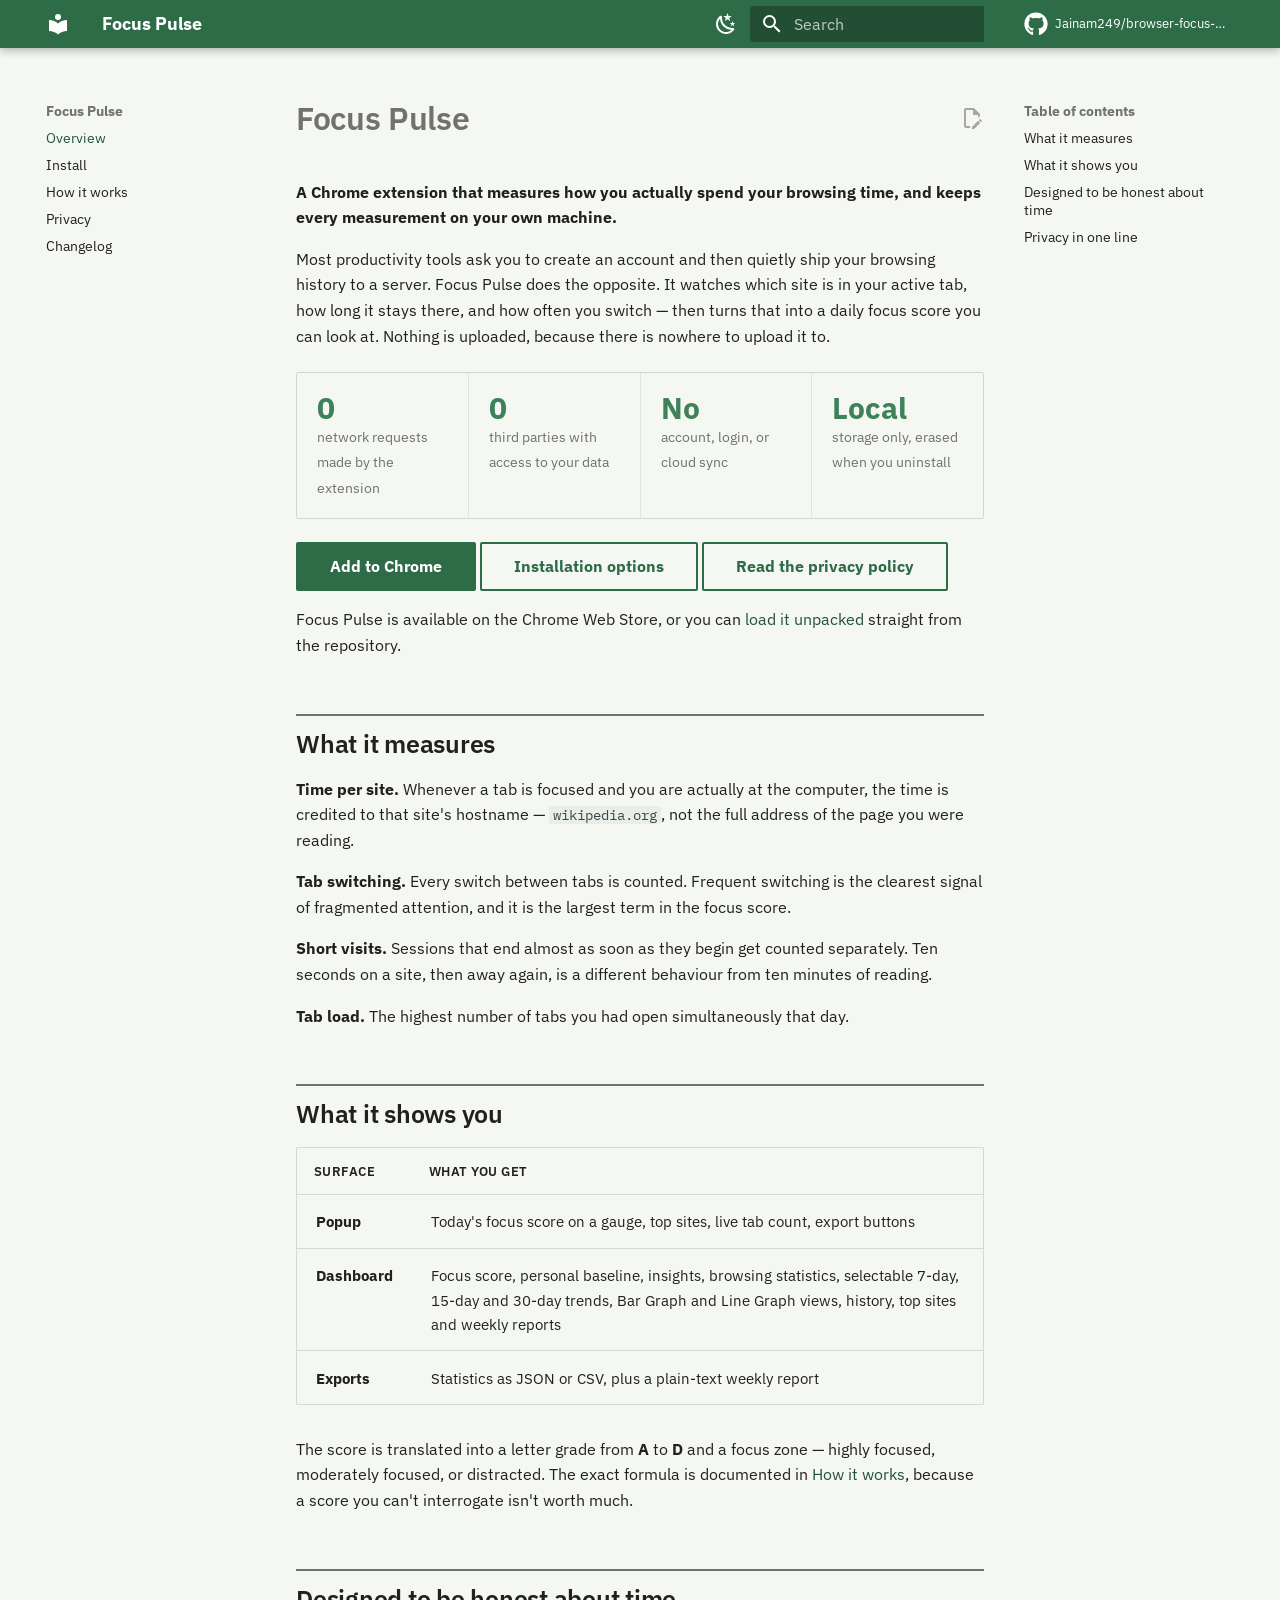
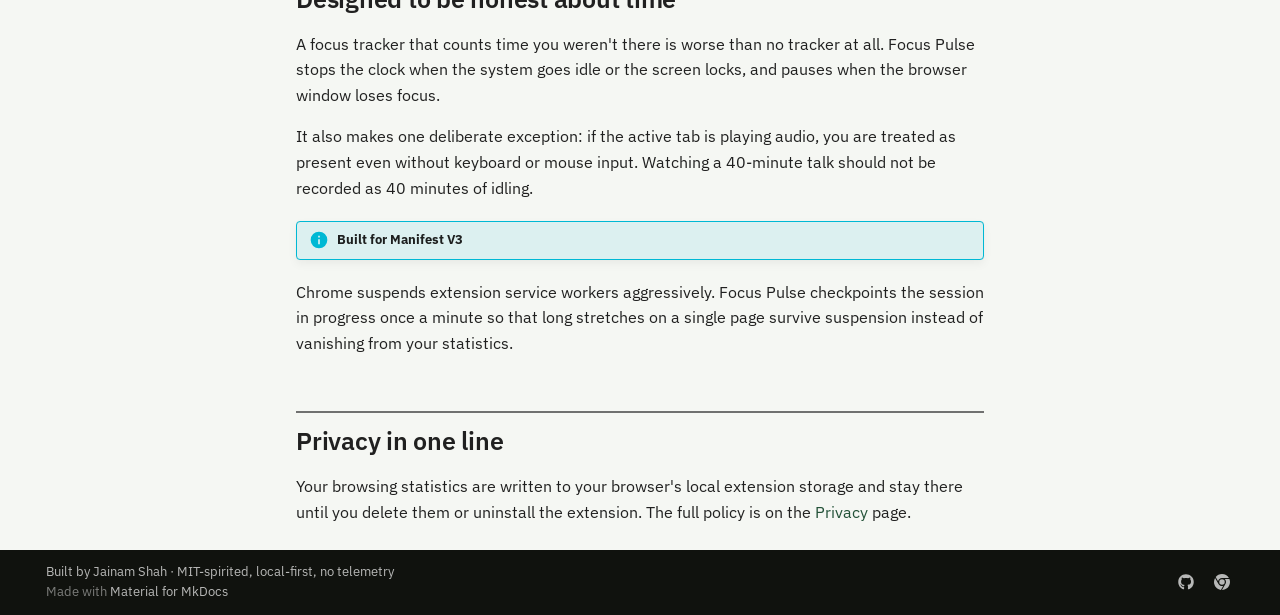
<file: index.html>
<!doctype html>
<html lang="en" class="no-js">
  <head>
    
      <meta charset="utf-8">
      <meta name="viewport" content="width=device-width,initial-scale=1">
      
        <meta name="description" content="Focus Pulse measures how you spend your browsing time and turns it into a daily focus score — entirely on your own device.">
      
      
        <meta name="author" content="Jainam Shah">
      
      
        <link rel="canonical" href="https://jainam249.github.io/browser-focus-tracker/">
      
      
      
        <link rel="next" href="install/">
      
      
        
      
      
      <link rel="icon" href="assets/images/favicon.png">
      <meta name="generator" content="mkdocs-1.6.1, mkdocs-material-9.7.7">
    
    
      
        <title>Overview - Focus Pulse</title>
      
    
    
      <link rel="stylesheet" href="assets/stylesheets/main.ec1eaa64.min.css">
      
        
        <link rel="stylesheet" href="assets/stylesheets/palette.ab4e12ef.min.css">
      
      


    
    
      
    
    
      
        
        
        <link rel="preconnect" href="https://fonts.gstatic.com" crossorigin>
        <link rel="stylesheet" href="https://fonts.googleapis.com/css?family=IBM+Plex+Sans:300,300i,400,400i,700,700i%7CIBM+Plex+Mono:400,400i,700,700i&display=fallback">
        <style>:root{--md-text-font:"IBM Plex Sans";--md-code-font:"IBM Plex Mono"}</style>
      
    
    
      <link rel="stylesheet" href="stylesheets/extra.css">
    
    <script>__md_scope=new URL(".",location),__md_hash=e=>[...e].reduce(((e,_)=>(e<<5)-e+_.charCodeAt(0)),0),__md_get=(e,_=localStorage,t=__md_scope)=>JSON.parse(_.getItem(t.pathname+"."+e)),__md_set=(e,_,t=localStorage,a=__md_scope)=>{try{t.setItem(a.pathname+"."+e,JSON.stringify(_))}catch(e){}}</script>
    
      

    
    
  </head>
  
  
    
    
      
    
    
    
    
    <body dir="ltr" data-md-color-scheme="default" data-md-color-primary="custom" data-md-color-accent="custom">
  
    
    <input class="md-toggle" data-md-toggle="drawer" type="checkbox" id="__drawer" autocomplete="off">
    <input class="md-toggle" data-md-toggle="search" type="checkbox" id="__search" autocomplete="off">
    <label class="md-overlay" for="__drawer"></label>
    <div data-md-component="skip">
      
        
        <a href="#focus-pulse" class="md-skip">
          Skip to content
        </a>
      
    </div>
    <div data-md-component="announce">
      
    </div>
    
    
      

  

<header class="md-header md-header--shadow" data-md-component="header">
  <nav class="md-header__inner md-grid" aria-label="Header">
    <a href="." title="Focus Pulse" class="md-header__button md-logo" aria-label="Focus Pulse" data-md-component="logo">
      
  
  <svg xmlns="http://www.w3.org/2000/svg" viewBox="0 0 24 24"><path d="M12 8a3 3 0 0 0 3-3 3 3 0 0 0-3-3 3 3 0 0 0-3 3 3 3 0 0 0 3 3m0 3.54C9.64 9.35 6.5 8 3 8v11c3.5 0 6.64 1.35 9 3.54 2.36-2.19 5.5-3.54 9-3.54V8c-3.5 0-6.64 1.35-9 3.54"/></svg>

    </a>
    <label class="md-header__button md-icon" for="__drawer">
      
      <svg xmlns="http://www.w3.org/2000/svg" viewBox="0 0 24 24"><path d="M3 6h18v2H3zm0 5h18v2H3zm0 5h18v2H3z"/></svg>
    </label>
    <div class="md-header__title" data-md-component="header-title">
      <div class="md-header__ellipsis">
        <div class="md-header__topic">
          <span class="md-ellipsis">
            Focus Pulse
          </span>
        </div>
        <div class="md-header__topic" data-md-component="header-topic">
          <span class="md-ellipsis">
            
              Overview
            
          </span>
        </div>
      </div>
    </div>
    
      
        <form class="md-header__option" data-md-component="palette">
  
    
    
    
    <input class="md-option" data-md-color-media="(prefers-color-scheme: light)" data-md-color-scheme="default" data-md-color-primary="custom" data-md-color-accent="custom"  aria-label="Switch to dark mode"  type="radio" name="__palette" id="__palette_0">
    
      <label class="md-header__button md-icon" title="Switch to dark mode" for="__palette_1" hidden>
        <svg xmlns="http://www.w3.org/2000/svg" viewBox="0 0 24 24"><path d="m17.75 4.09-2.53 1.94.91 3.06-2.63-1.81-2.63 1.81.91-3.06-2.53-1.94L12.44 4l1.06-3 1.06 3zm3.5 6.91-1.64 1.25.59 1.98-1.7-1.17-1.7 1.17.59-1.98L15.75 11l2.06-.05L18.5 9l.69 1.95zm-2.28 4.95c.83-.08 1.72 1.1 1.19 1.85-.32.45-.66.87-1.08 1.27C15.17 23 8.84 23 4.94 19.07c-3.91-3.9-3.91-10.24 0-14.14.4-.4.82-.76 1.27-1.08.75-.53 1.93.36 1.85 1.19-.27 2.86.69 5.83 2.89 8.02a9.96 9.96 0 0 0 8.02 2.89m-1.64 2.02a12.08 12.08 0 0 1-7.8-3.47c-2.17-2.19-3.33-5-3.49-7.82-2.81 3.14-2.7 7.96.31 10.98 3.02 3.01 7.84 3.12 10.98.31"/></svg>
      </label>
    
  
    
    
    
    <input class="md-option" data-md-color-media="(prefers-color-scheme: dark)" data-md-color-scheme="slate" data-md-color-primary="custom" data-md-color-accent="custom"  aria-label="Switch to light mode"  type="radio" name="__palette" id="__palette_1">
    
      <label class="md-header__button md-icon" title="Switch to light mode" for="__palette_0" hidden>
        <svg xmlns="http://www.w3.org/2000/svg" viewBox="0 0 24 24"><path d="M12 7a5 5 0 0 1 5 5 5 5 0 0 1-5 5 5 5 0 0 1-5-5 5 5 0 0 1 5-5m0 2a3 3 0 0 0-3 3 3 3 0 0 0 3 3 3 3 0 0 0 3-3 3 3 0 0 0-3-3m0-7 2.39 3.42C13.65 5.15 12.84 5 12 5s-1.65.15-2.39.42zM3.34 7l4.16-.35A7.2 7.2 0 0 0 5.94 8.5c-.44.74-.69 1.5-.83 2.29zm.02 10 1.76-3.77a7.131 7.131 0 0 0 2.38 4.14zM20.65 7l-1.77 3.79a7.02 7.02 0 0 0-2.38-4.15zm-.01 10-4.14.36c.59-.51 1.12-1.14 1.54-1.86.42-.73.69-1.5.83-2.29zM12 22l-2.41-3.44c.74.27 1.55.44 2.41.44.82 0 1.63-.17 2.37-.44z"/></svg>
      </label>
    
  
</form>
      
    
    
      <script>var palette=__md_get("__palette");if(palette&&palette.color){if("(prefers-color-scheme)"===palette.color.media){var media=matchMedia("(prefers-color-scheme: light)"),input=document.querySelector(media.matches?"[data-md-color-media='(prefers-color-scheme: light)']":"[data-md-color-media='(prefers-color-scheme: dark)']");palette.color.media=input.getAttribute("data-md-color-media"),palette.color.scheme=input.getAttribute("data-md-color-scheme"),palette.color.primary=input.getAttribute("data-md-color-primary"),palette.color.accent=input.getAttribute("data-md-color-accent")}for(var[key,value]of Object.entries(palette.color))document.body.setAttribute("data-md-color-"+key,value)}</script>
    
    
    
      
      
        <label class="md-header__button md-icon" for="__search">
          
          <svg xmlns="http://www.w3.org/2000/svg" viewBox="0 0 24 24"><path d="M9.5 3A6.5 6.5 0 0 1 16 9.5c0 1.61-.59 3.09-1.56 4.23l.27.27h.79l5 5-1.5 1.5-5-5v-.79l-.27-.27A6.52 6.52 0 0 1 9.5 16 6.5 6.5 0 0 1 3 9.5 6.5 6.5 0 0 1 9.5 3m0 2C7 5 5 7 5 9.5S7 14 9.5 14 14 12 14 9.5 12 5 9.5 5"/></svg>
        </label>
        <div class="md-search" data-md-component="search" role="dialog">
  <label class="md-search__overlay" for="__search"></label>
  <div class="md-search__inner" role="search">
    <form class="md-search__form" name="search">
      <input type="text" class="md-search__input" name="query" aria-label="Search" placeholder="Search" autocapitalize="off" autocorrect="off" autocomplete="off" spellcheck="false" data-md-component="search-query" required>
      <label class="md-search__icon md-icon" for="__search">
        
        <svg xmlns="http://www.w3.org/2000/svg" viewBox="0 0 24 24"><path d="M9.5 3A6.5 6.5 0 0 1 16 9.5c0 1.61-.59 3.09-1.56 4.23l.27.27h.79l5 5-1.5 1.5-5-5v-.79l-.27-.27A6.52 6.52 0 0 1 9.5 16 6.5 6.5 0 0 1 3 9.5 6.5 6.5 0 0 1 9.5 3m0 2C7 5 5 7 5 9.5S7 14 9.5 14 14 12 14 9.5 12 5 9.5 5"/></svg>
        
        <svg xmlns="http://www.w3.org/2000/svg" viewBox="0 0 24 24"><path d="M20 11v2H8l5.5 5.5-1.42 1.42L4.16 12l7.92-7.92L13.5 5.5 8 11z"/></svg>
      </label>
      <nav class="md-search__options" aria-label="Search">
        
        <button type="reset" class="md-search__icon md-icon" title="Clear" aria-label="Clear" tabindex="-1">
          
          <svg xmlns="http://www.w3.org/2000/svg" viewBox="0 0 24 24"><path d="M19 6.41 17.59 5 12 10.59 6.41 5 5 6.41 10.59 12 5 17.59 6.41 19 12 13.41 17.59 19 19 17.59 13.41 12z"/></svg>
        </button>
      </nav>
      
        <div class="md-search__suggest" data-md-component="search-suggest"></div>
      
    </form>
    <div class="md-search__output">
      <div class="md-search__scrollwrap" tabindex="0" data-md-scrollfix>
        <div class="md-search-result" data-md-component="search-result">
          <div class="md-search-result__meta">
            Initializing search
          </div>
          <ol class="md-search-result__list" role="presentation"></ol>
        </div>
      </div>
    </div>
  </div>
</div>
      
    
    
      <div class="md-header__source">
        <a href="https://github.com/Jainam249/browser-focus-tracker" title="Go to repository" class="md-source" data-md-component="source">
  <div class="md-source__icon md-icon">
    
    <svg xmlns="http://www.w3.org/2000/svg" viewBox="0 0 512 512"><!--! Font Awesome Free 7.1.0 by @fontawesome - https://fontawesome.com License - https://fontawesome.com/license/free (Icons: CC BY 4.0, Fonts: SIL OFL 1.1, Code: MIT License) Copyright 2025 Fonticons, Inc.--><path d="M173.9 397.4c0 2-2.3 3.6-5.2 3.6-3.3.3-5.6-1.3-5.6-3.6 0-2 2.3-3.6 5.2-3.6 3-.3 5.6 1.3 5.6 3.6m-31.1-4.5c-.7 2 1.3 4.3 4.3 4.9 2.6 1 5.6 0 6.2-2s-1.3-4.3-4.3-5.2c-2.6-.7-5.5.3-6.2 2.3m44.2-1.7c-2.9.7-4.9 2.6-4.6 4.9.3 2 2.9 3.3 5.9 2.6 2.9-.7 4.9-2.6 4.6-4.6-.3-1.9-3-3.2-5.9-2.9M252.8 8C114.1 8 8 113.3 8 252c0 110.9 69.8 205.8 169.5 239.2 12.8 2.3 17.3-5.6 17.3-12.1 0-6.2-.3-40.4-.3-61.4 0 0-70 15-84.7-29.8 0 0-11.4-29.1-27.8-36.6 0 0-22.9-15.7 1.6-15.4 0 0 24.9 2 38.6 25.8 21.9 38.6 58.6 27.5 72.9 20.9 2.3-16 8.8-27.1 16-33.7-55.9-6.2-112.3-14.3-112.3-110.5 0-27.5 7.6-41.3 23.6-58.9-2.6-6.5-11.1-33.3 2.6-67.9 20.9-6.5 69 27 69 27 20-5.6 41.5-8.5 62.8-8.5s42.8 2.9 62.8 8.5c0 0 48.1-33.6 69-27 13.7 34.7 5.2 61.4 2.6 67.9 16 17.7 25.8 31.5 25.8 58.9 0 96.5-58.9 104.2-114.8 110.5 9.2 7.9 17 22.9 17 46.4 0 33.7-.3 75.4-.3 83.6 0 6.5 4.6 14.4 17.3 12.1C436.2 457.8 504 362.9 504 252 504 113.3 391.5 8 252.8 8M105.2 352.9c-1.3 1-1 3.3.7 5.2 1.6 1.6 3.9 2.3 5.2 1 1.3-1 1-3.3-.7-5.2-1.6-1.6-3.9-2.3-5.2-1m-10.8-8.1c-.7 1.3.3 2.9 2.3 3.9 1.6 1 3.6.7 4.3-.7.7-1.3-.3-2.9-2.3-3.9-2-.6-3.6-.3-4.3.7m32.4 35.6c-1.6 1.3-1 4.3 1.3 6.2 2.3 2.3 5.2 2.6 6.5 1 1.3-1.3.7-4.3-1.3-6.2-2.2-2.3-5.2-2.6-6.5-1m-11.4-14.7c-1.6 1-1.6 3.6 0 5.9s4.3 3.3 5.6 2.3c1.6-1.3 1.6-3.9 0-6.2-1.4-2.3-4-3.3-5.6-2"/></svg>
  </div>
  <div class="md-source__repository">
    Jainam249/browser-focus-tracker
  </div>
</a>
      </div>
    
  </nav>
  
</header>
    
    <div class="md-container" data-md-component="container">
      
      
        
          
        
      
      <main class="md-main" data-md-component="main">
        <div class="md-main__inner md-grid">
          
            
              
              <div class="md-sidebar md-sidebar--primary" data-md-component="sidebar" data-md-type="navigation" >
                <div class="md-sidebar__scrollwrap">
                  <div class="md-sidebar__inner">
                    



<nav class="md-nav md-nav--primary" aria-label="Navigation" data-md-level="0">
  <label class="md-nav__title" for="__drawer">
    <a href="." title="Focus Pulse" class="md-nav__button md-logo" aria-label="Focus Pulse" data-md-component="logo">
      
  
  <svg xmlns="http://www.w3.org/2000/svg" viewBox="0 0 24 24"><path d="M12 8a3 3 0 0 0 3-3 3 3 0 0 0-3-3 3 3 0 0 0-3 3 3 3 0 0 0 3 3m0 3.54C9.64 9.35 6.5 8 3 8v11c3.5 0 6.64 1.35 9 3.54 2.36-2.19 5.5-3.54 9-3.54V8c-3.5 0-6.64 1.35-9 3.54"/></svg>

    </a>
    Focus Pulse
  </label>
  
    <div class="md-nav__source">
      <a href="https://github.com/Jainam249/browser-focus-tracker" title="Go to repository" class="md-source" data-md-component="source">
  <div class="md-source__icon md-icon">
    
    <svg xmlns="http://www.w3.org/2000/svg" viewBox="0 0 512 512"><!--! Font Awesome Free 7.1.0 by @fontawesome - https://fontawesome.com License - https://fontawesome.com/license/free (Icons: CC BY 4.0, Fonts: SIL OFL 1.1, Code: MIT License) Copyright 2025 Fonticons, Inc.--><path d="M173.9 397.4c0 2-2.3 3.6-5.2 3.6-3.3.3-5.6-1.3-5.6-3.6 0-2 2.3-3.6 5.2-3.6 3-.3 5.6 1.3 5.6 3.6m-31.1-4.5c-.7 2 1.3 4.3 4.3 4.9 2.6 1 5.6 0 6.2-2s-1.3-4.3-4.3-5.2c-2.6-.7-5.5.3-6.2 2.3m44.2-1.7c-2.9.7-4.9 2.6-4.6 4.9.3 2 2.9 3.3 5.9 2.6 2.9-.7 4.9-2.6 4.6-4.6-.3-1.9-3-3.2-5.9-2.9M252.8 8C114.1 8 8 113.3 8 252c0 110.9 69.8 205.8 169.5 239.2 12.8 2.3 17.3-5.6 17.3-12.1 0-6.2-.3-40.4-.3-61.4 0 0-70 15-84.7-29.8 0 0-11.4-29.1-27.8-36.6 0 0-22.9-15.7 1.6-15.4 0 0 24.9 2 38.6 25.8 21.9 38.6 58.6 27.5 72.9 20.9 2.3-16 8.8-27.1 16-33.7-55.9-6.2-112.3-14.3-112.3-110.5 0-27.5 7.6-41.3 23.6-58.9-2.6-6.5-11.1-33.3 2.6-67.9 20.9-6.5 69 27 69 27 20-5.6 41.5-8.5 62.8-8.5s42.8 2.9 62.8 8.5c0 0 48.1-33.6 69-27 13.7 34.7 5.2 61.4 2.6 67.9 16 17.7 25.8 31.5 25.8 58.9 0 96.5-58.9 104.2-114.8 110.5 9.2 7.9 17 22.9 17 46.4 0 33.7-.3 75.4-.3 83.6 0 6.5 4.6 14.4 17.3 12.1C436.2 457.8 504 362.9 504 252 504 113.3 391.5 8 252.8 8M105.2 352.9c-1.3 1-1 3.3.7 5.2 1.6 1.6 3.9 2.3 5.2 1 1.3-1 1-3.3-.7-5.2-1.6-1.6-3.9-2.3-5.2-1m-10.8-8.1c-.7 1.3.3 2.9 2.3 3.9 1.6 1 3.6.7 4.3-.7.7-1.3-.3-2.9-2.3-3.9-2-.6-3.6-.3-4.3.7m32.4 35.6c-1.6 1.3-1 4.3 1.3 6.2 2.3 2.3 5.2 2.6 6.5 1 1.3-1.3.7-4.3-1.3-6.2-2.2-2.3-5.2-2.6-6.5-1m-11.4-14.7c-1.6 1-1.6 3.6 0 5.9s4.3 3.3 5.6 2.3c1.6-1.3 1.6-3.9 0-6.2-1.4-2.3-4-3.3-5.6-2"/></svg>
  </div>
  <div class="md-source__repository">
    Jainam249/browser-focus-tracker
  </div>
</a>
    </div>
  
  <ul class="md-nav__list" data-md-scrollfix>
    
      
      
  
  
    
  
  
  
    <li class="md-nav__item md-nav__item--active">
      
      <input class="md-nav__toggle md-toggle" type="checkbox" id="__toc">
      
      
        
      
      
        <label class="md-nav__link md-nav__link--active" for="__toc">
          
  
  
  <span class="md-ellipsis">
    
  
    Overview
  

    
  </span>
  
  

          <span class="md-nav__icon md-icon"></span>
        </label>
      
      <a href="." class="md-nav__link md-nav__link--active">
        
  
  
  <span class="md-ellipsis">
    
  
    Overview
  

    
  </span>
  
  

      </a>
      
        

<nav class="md-nav md-nav--secondary" aria-label="Table of contents">
  
  
  
    
  
  
    <label class="md-nav__title" for="__toc">
      <span class="md-nav__icon md-icon"></span>
      Table of contents
    </label>
    <ul class="md-nav__list" data-md-component="toc" data-md-scrollfix>
      
        <li class="md-nav__item">
  <a href="#what-it-measures" class="md-nav__link">
    <span class="md-ellipsis">
      
        What it measures
      
    </span>
  </a>
  
</li>
      
        <li class="md-nav__item">
  <a href="#what-it-shows-you" class="md-nav__link">
    <span class="md-ellipsis">
      
        What it shows you
      
    </span>
  </a>
  
</li>
      
        <li class="md-nav__item">
  <a href="#designed-to-be-honest-about-time" class="md-nav__link">
    <span class="md-ellipsis">
      
        Designed to be honest about time
      
    </span>
  </a>
  
</li>
      
        <li class="md-nav__item">
  <a href="#privacy-in-one-line" class="md-nav__link">
    <span class="md-ellipsis">
      
        Privacy in one line
      
    </span>
  </a>
  
</li>
      
    </ul>
  
</nav>
      
    </li>
  

    
      
      
  
  
  
  
    <li class="md-nav__item">
      <a href="install/" class="md-nav__link">
        
  
  
  <span class="md-ellipsis">
    
  
    Install
  

    
  </span>
  
  

      </a>
    </li>
  

    
      
      
  
  
  
  
    <li class="md-nav__item">
      <a href="how-it-works/" class="md-nav__link">
        
  
  
  <span class="md-ellipsis">
    
  
    How it works
  

    
  </span>
  
  

      </a>
    </li>
  

    
      
      
  
  
  
  
    <li class="md-nav__item">
      <a href="privacy/" class="md-nav__link">
        
  
  
  <span class="md-ellipsis">
    
  
    Privacy
  

    
  </span>
  
  

      </a>
    </li>
  

    
      
      
  
  
  
  
    <li class="md-nav__item">
      <a href="changelog/" class="md-nav__link">
        
  
  
  <span class="md-ellipsis">
    
  
    Changelog
  

    
  </span>
  
  

      </a>
    </li>
  

    
  </ul>
</nav>
                  </div>
                </div>
              </div>
            
            
              
              <div class="md-sidebar md-sidebar--secondary" data-md-component="sidebar" data-md-type="toc" >
                <div class="md-sidebar__scrollwrap">
                  <div class="md-sidebar__inner">
                    

<nav class="md-nav md-nav--secondary" aria-label="Table of contents">
  
  
  
    
  
  
    <label class="md-nav__title" for="__toc">
      <span class="md-nav__icon md-icon"></span>
      Table of contents
    </label>
    <ul class="md-nav__list" data-md-component="toc" data-md-scrollfix>
      
        <li class="md-nav__item">
  <a href="#what-it-measures" class="md-nav__link">
    <span class="md-ellipsis">
      
        What it measures
      
    </span>
  </a>
  
</li>
      
        <li class="md-nav__item">
  <a href="#what-it-shows-you" class="md-nav__link">
    <span class="md-ellipsis">
      
        What it shows you
      
    </span>
  </a>
  
</li>
      
        <li class="md-nav__item">
  <a href="#designed-to-be-honest-about-time" class="md-nav__link">
    <span class="md-ellipsis">
      
        Designed to be honest about time
      
    </span>
  </a>
  
</li>
      
        <li class="md-nav__item">
  <a href="#privacy-in-one-line" class="md-nav__link">
    <span class="md-ellipsis">
      
        Privacy in one line
      
    </span>
  </a>
  
</li>
      
    </ul>
  
</nav>
                  </div>
                </div>
              </div>
            
          
          
            <div class="md-content" data-md-component="content">
              
              <article class="md-content__inner md-typeset">
                
                  


  
    <a href="https://github.com/Jainam249/browser-focus-tracker/edit/main/docs/index.md" title="Edit this page" class="md-content__button md-icon" rel="edit">
      
      <svg xmlns="http://www.w3.org/2000/svg" viewBox="0 0 24 24"><path d="M10 20H6V4h7v5h5v3.1l2-2V8l-6-6H6c-1.1 0-2 .9-2 2v16c0 1.1.9 2 2 2h4zm10.2-7c.1 0 .3.1.4.2l1.3 1.3c.2.2.2.6 0 .8l-1 1-2.1-2.1 1-1c.1-.1.2-.2.4-.2m0 3.9L14.1 23H12v-2.1l6.1-6.1z"/></svg>
    </a>
  
  


<h1 id="focus-pulse">Focus Pulse<a class="headerlink" href="#focus-pulse" title="Link to this section">&para;</a></h1>
<p><strong>A Chrome extension that measures how you actually spend your browsing time, and
keeps every measurement on your own machine.</strong></p>
<p>Most productivity tools ask you to create an account and then quietly ship your
browsing history to a server. Focus Pulse does the opposite. It watches which
site is in your active tab, how long it stays there, and how often you switch —
then turns that into a daily focus score you can look at. Nothing is uploaded,
because there is nowhere to upload it to.</p>
<div class="ft-facts">
<div class="ft-fact"><b>0</b><span>network requests made by the extension</span></div>
<div class="ft-fact"><b>0</b><span>third parties with access to your data</span></div>
<div class="ft-fact"><b>No</b><span>account, login, or cloud sync</span></div>
<div class="ft-fact"><b>Local</b><span>storage only, erased when you uninstall</span></div>
</div>
<p><a class="md-button md-button--primary" href="https://chromewebstore.google.com/detail/focuspulse/gcffkhpmcpjkmjmjeeiigbnjieoaennn">Add to Chrome</a>
<a class="md-button" href="install/">Installation options</a>
<a class="md-button" href="privacy/">Read the privacy policy</a></p>
<p>Focus Pulse is available on the Chrome Web Store, or you can
<a href="install/#load-unpacked-developers">load it unpacked</a> straight from the
repository.</p>
<h2 id="what-it-measures">What it measures<a class="headerlink" href="#what-it-measures" title="Link to this section">&para;</a></h2>
<p><strong>Time per site.</strong> Whenever a tab is focused and you are actually at the
computer, the time is credited to that site's hostname — <code>wikipedia.org</code>, not
the full address of the page you were reading.</p>
<p><strong>Tab switching.</strong> Every switch between tabs is counted. Frequent switching is
the clearest signal of fragmented attention, and it is the largest term in the
focus score.</p>
<p><strong>Short visits.</strong> Sessions that end almost as soon as they begin get counted
separately. Ten seconds on a site, then away again, is a different behaviour
from ten minutes of reading.</p>
<p><strong>Tab load.</strong> The highest number of tabs you had open simultaneously that day.</p>
<h2 id="what-it-shows-you">What it shows you<a class="headerlink" href="#what-it-shows-you" title="Link to this section">&para;</a></h2>
<table>
<thead>
<tr>
<th>Surface</th>
<th>What you get</th>
</tr>
</thead>
<tbody>
<tr>
<td><strong>Popup</strong></td>
<td>Today's focus score on a gauge, top sites, live tab count, export buttons</td>
</tr>
<tr>
<td><strong>Dashboard</strong></td>
<td>Focus score, personal baseline, insights, browsing statistics, selectable 7-day, 15-day and 30-day trends, Bar Graph and Line Graph views, history, top sites and weekly reports</td>
</tr>
<tr>
<td><strong>Exports</strong></td>
<td>Statistics as JSON or CSV, plus a plain-text weekly report</td>
</tr>
</tbody>
</table>
<p>The score is translated into a letter grade from <strong>A</strong> to <strong>D</strong> and a focus zone
— highly focused, moderately focused, or distracted. The exact formula is
documented in <a href="how-it-works/">How it works</a>, because a score you can't
interrogate isn't worth much.</p>
<h2 id="designed-to-be-honest-about-time">Designed to be honest about time<a class="headerlink" href="#designed-to-be-honest-about-time" title="Link to this section">&para;</a></h2>
<p>A focus tracker that counts time you weren't there is worse than no tracker at
all. Focus Pulse stops the clock when the system goes idle or the screen locks,
and pauses when the browser window loses focus.</p>
<p>It also makes one deliberate exception: if the active tab is playing audio, you
are treated as present even without keyboard or mouse input. Watching a
40-minute talk should not be recorded as 40 minutes of idling.</p>
<div class="admonition info">
<p class="admonition-title">Built for Manifest V3</p>
</div>
<p>Chrome suspends extension service workers aggressively. Focus Pulse
checkpoints the session in progress once a minute so that long stretches on
a single page survive suspension instead of vanishing from your statistics.</p>
<h2 id="privacy-in-one-line">Privacy in one line<a class="headerlink" href="#privacy-in-one-line" title="Link to this section">&para;</a></h2>
<p>Your browsing statistics are written to your browser's local extension storage
and stay there until you delete them or uninstall the extension. The full policy
is on the <a href="privacy/">Privacy</a> page.</p>







  
  






                
              </article>
            </div>
          
          
<script>var target=document.getElementById(location.hash.slice(1));target&&target.name&&(target.checked=target.name.startsWith("__tabbed_"))</script>
        </div>
        
          <button type="button" class="md-top md-icon" data-md-component="top" hidden>
  
  <svg xmlns="http://www.w3.org/2000/svg" viewBox="0 0 24 24"><path d="M13 20h-2V8l-5.5 5.5-1.42-1.42L12 4.16l7.92 7.92-1.42 1.42L13 8z"/></svg>
  Back to top
</button>
        
      </main>
      
        <footer class="md-footer">
  
  <div class="md-footer-meta md-typeset">
    <div class="md-footer-meta__inner md-grid">
      <div class="md-copyright">
  
    <div class="md-copyright__highlight">
      Built by Jainam Shah &middot; MIT-spirited, local-first, no telemetry
    </div>
  
  
    Made with
    <a href="https://squidfunk.github.io/mkdocs-material/" target="_blank" rel="noopener">
      Material for MkDocs
    </a>
  
</div>
      
        
<div class="md-social">
  
    
    
    
    
    <a href="https://github.com/Jainam249/browser-focus-tracker" target="_blank" rel="noopener" title="Focus Pulse on GitHub" class="md-social__link">
      <svg xmlns="http://www.w3.org/2000/svg" viewBox="0 0 512 512"><!--! Font Awesome Free 7.1.0 by @fontawesome - https://fontawesome.com License - https://fontawesome.com/license/free (Icons: CC BY 4.0, Fonts: SIL OFL 1.1, Code: MIT License) Copyright 2025 Fonticons, Inc.--><path d="M173.9 397.4c0 2-2.3 3.6-5.2 3.6-3.3.3-5.6-1.3-5.6-3.6 0-2 2.3-3.6 5.2-3.6 3-.3 5.6 1.3 5.6 3.6m-31.1-4.5c-.7 2 1.3 4.3 4.3 4.9 2.6 1 5.6 0 6.2-2s-1.3-4.3-4.3-5.2c-2.6-.7-5.5.3-6.2 2.3m44.2-1.7c-2.9.7-4.9 2.6-4.6 4.9.3 2 2.9 3.3 5.9 2.6 2.9-.7 4.9-2.6 4.6-4.6-.3-1.9-3-3.2-5.9-2.9M252.8 8C114.1 8 8 113.3 8 252c0 110.9 69.8 205.8 169.5 239.2 12.8 2.3 17.3-5.6 17.3-12.1 0-6.2-.3-40.4-.3-61.4 0 0-70 15-84.7-29.8 0 0-11.4-29.1-27.8-36.6 0 0-22.9-15.7 1.6-15.4 0 0 24.9 2 38.6 25.8 21.9 38.6 58.6 27.5 72.9 20.9 2.3-16 8.8-27.1 16-33.7-55.9-6.2-112.3-14.3-112.3-110.5 0-27.5 7.6-41.3 23.6-58.9-2.6-6.5-11.1-33.3 2.6-67.9 20.9-6.5 69 27 69 27 20-5.6 41.5-8.5 62.8-8.5s42.8 2.9 62.8 8.5c0 0 48.1-33.6 69-27 13.7 34.7 5.2 61.4 2.6 67.9 16 17.7 25.8 31.5 25.8 58.9 0 96.5-58.9 104.2-114.8 110.5 9.2 7.9 17 22.9 17 46.4 0 33.7-.3 75.4-.3 83.6 0 6.5 4.6 14.4 17.3 12.1C436.2 457.8 504 362.9 504 252 504 113.3 391.5 8 252.8 8M105.2 352.9c-1.3 1-1 3.3.7 5.2 1.6 1.6 3.9 2.3 5.2 1 1.3-1 1-3.3-.7-5.2-1.6-1.6-3.9-2.3-5.2-1m-10.8-8.1c-.7 1.3.3 2.9 2.3 3.9 1.6 1 3.6.7 4.3-.7.7-1.3-.3-2.9-2.3-3.9-2-.6-3.6-.3-4.3.7m32.4 35.6c-1.6 1.3-1 4.3 1.3 6.2 2.3 2.3 5.2 2.6 6.5 1 1.3-1.3.7-4.3-1.3-6.2-2.2-2.3-5.2-2.6-6.5-1m-11.4-14.7c-1.6 1-1.6 3.6 0 5.9s4.3 3.3 5.6 2.3c1.6-1.3 1.6-3.9 0-6.2-1.4-2.3-4-3.3-5.6-2"/></svg>
    </a>
  
    
    
    
    
    <a href="https://chromewebstore.google.com/detail/focuspulse/gcffkhpmcpjkmjmjeeiigbnjieoaennn" target="_blank" rel="noopener" title="Focus Pulse on the Chrome Web Store" class="md-social__link">
      <svg xmlns="http://www.w3.org/2000/svg" viewBox="0 0 512 512"><!--! Font Awesome Free 7.1.0 by @fontawesome - https://fontawesome.com License - https://fontawesome.com/license/free (Icons: CC BY 4.0, Fonts: SIL OFL 1.1, Code: MIT License) Copyright 2025 Fonticons, Inc.--><path d="M0 256c0-46.6 12.5-90.4 34.3-128.9l109.8 191.2C166 357.5 207.9 384 256 384c14.3 0 27.1-2.3 40.8-6.6l-76.3 132.2C95.9 492.3 0 385.3 0 256m365.1 65.6c12.3-19.2 18.9-42.5 18.9-65.6 0-38.2-16.8-72.5-43.3-96h152.7c12 29.6 18.6 62.1 18.6 96 0 141.4-114.6 255.1-256 256zM477.8 128H256c-62.9 0-113.7 44.1-125.5 102.7L54.2 98.5C101 38.5 174 0 256 0c94.8 0 177.5 51.5 221.8 128M344 256a88 88 0 1 1-176 0 88 88 0 1 1 176 0"/></svg>
    </a>
  
</div>
      
    </div>
  </div>
</footer>
      
    </div>
    <div class="md-dialog" data-md-component="dialog">
      <div class="md-dialog__inner md-typeset"></div>
    </div>
    
    
    
      
      
      <script id="__config" type="application/json">{"annotate": null, "base": ".", "features": ["navigation.instant", "navigation.tracking", "navigation.top", "navigation.sections", "content.code.copy", "content.action.edit", "search.suggest", "search.highlight", "toc.follow"], "search": "assets/javascripts/workers/search.2c215733.min.js", "tags": null, "translations": {"clipboard.copied": "Copied to clipboard", "clipboard.copy": "Copy to clipboard", "search.result.more.one": "1 more on this page", "search.result.more.other": "# more on this page", "search.result.none": "No matching documents", "search.result.one": "1 matching document", "search.result.other": "# matching documents", "search.result.placeholder": "Type to start searching", "search.result.term.missing": "Missing", "select.version": "Select version"}, "version": null}</script>
    
    
      <script src="assets/javascripts/bundle.d7400e89.min.js"></script>
      
    
  </body>
</html>
</file>
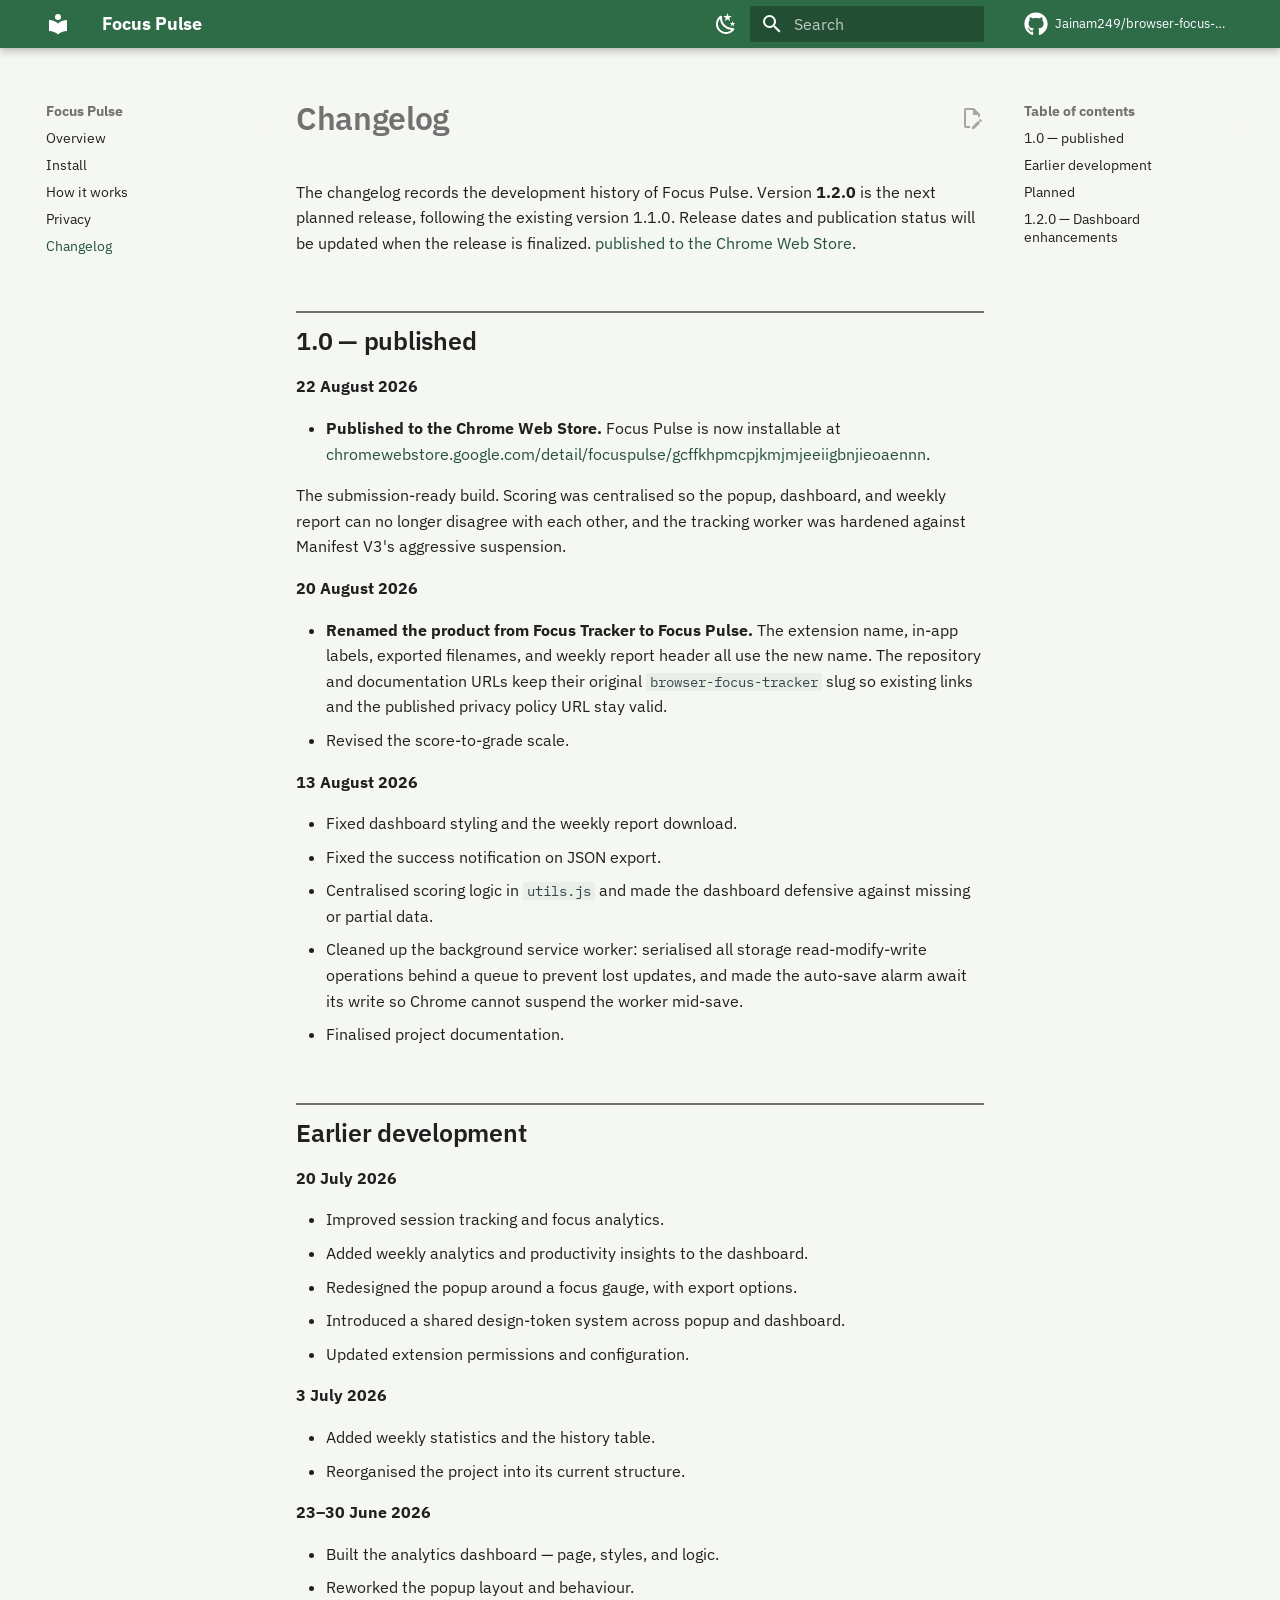
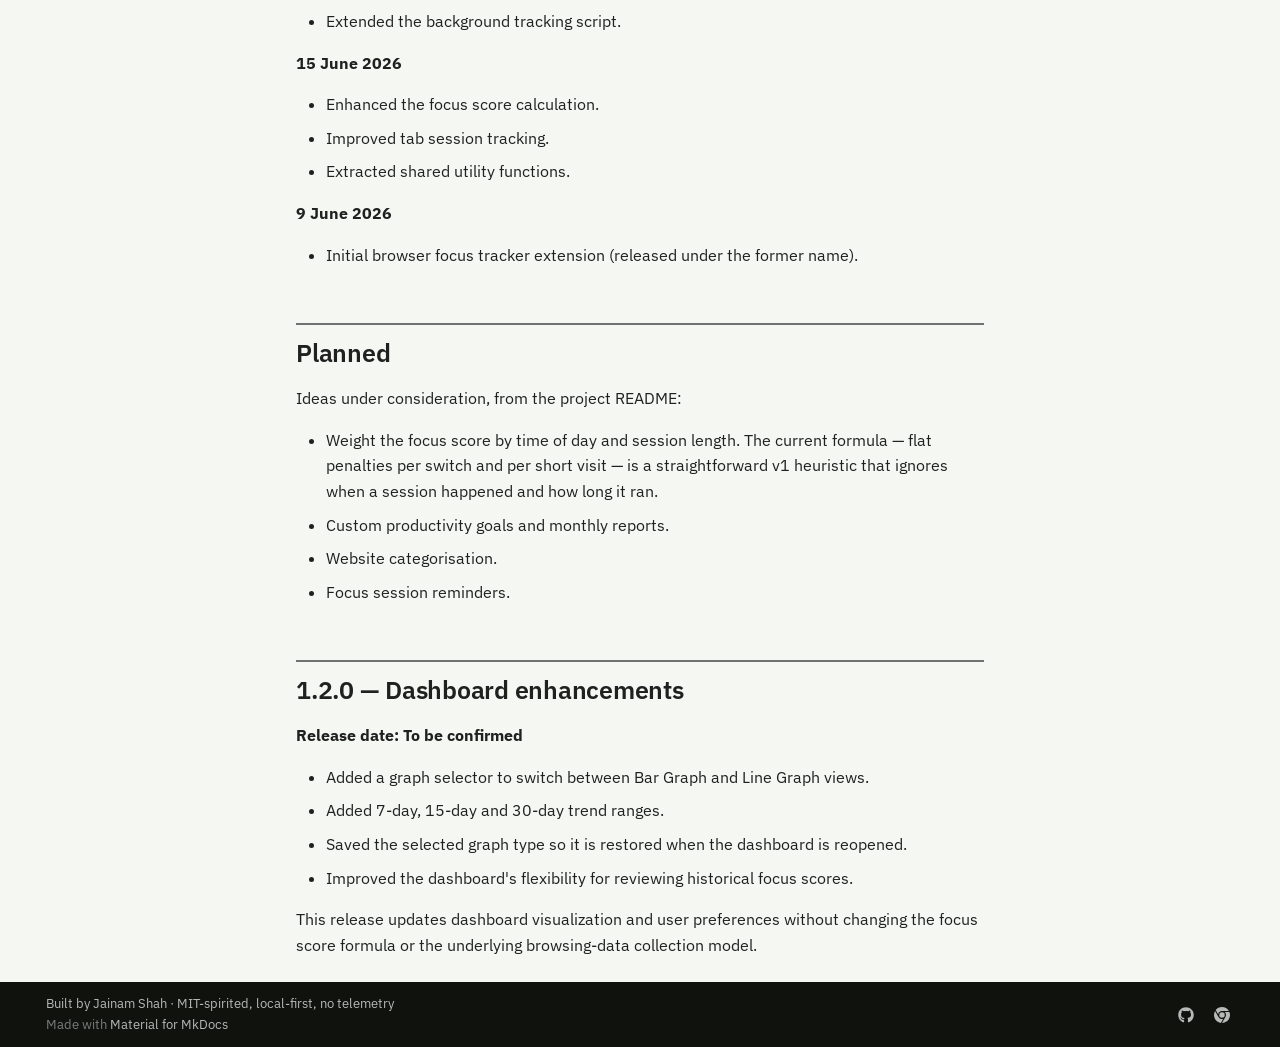
<file: changelog/index.html>
<!doctype html>
<html lang="en" class="no-js">
  <head>
    
      <meta charset="utf-8">
      <meta name="viewport" content="width=device-width,initial-scale=1">
      
        <meta name="description" content="Development history of Focus Pulse, from the first tracking prototype to version 1.0.">
      
      
        <meta name="author" content="Jainam Shah">
      
      
        <link rel="canonical" href="https://jainam249.github.io/browser-focus-tracker/changelog/">
      
      
        <link rel="prev" href="../privacy/">
      
      
      
        
      
      
      <link rel="icon" href="../assets/images/favicon.png">
      <meta name="generator" content="mkdocs-1.6.1, mkdocs-material-9.7.7">
    
    
      
        <title>Changelog - Focus Pulse</title>
      
    
    
      <link rel="stylesheet" href="../assets/stylesheets/main.ec1eaa64.min.css">
      
        
        <link rel="stylesheet" href="../assets/stylesheets/palette.ab4e12ef.min.css">
      
      


    
    
      
    
    
      
        
        
        <link rel="preconnect" href="https://fonts.gstatic.com" crossorigin>
        <link rel="stylesheet" href="https://fonts.googleapis.com/css?family=IBM+Plex+Sans:300,300i,400,400i,700,700i%7CIBM+Plex+Mono:400,400i,700,700i&display=fallback">
        <style>:root{--md-text-font:"IBM Plex Sans";--md-code-font:"IBM Plex Mono"}</style>
      
    
    
      <link rel="stylesheet" href="../stylesheets/extra.css">
    
    <script>__md_scope=new URL("..",location),__md_hash=e=>[...e].reduce(((e,_)=>(e<<5)-e+_.charCodeAt(0)),0),__md_get=(e,_=localStorage,t=__md_scope)=>JSON.parse(_.getItem(t.pathname+"."+e)),__md_set=(e,_,t=localStorage,a=__md_scope)=>{try{t.setItem(a.pathname+"."+e,JSON.stringify(_))}catch(e){}}</script>
    
      

    
    
  </head>
  
  
    
    
      
    
    
    
    
    <body dir="ltr" data-md-color-scheme="default" data-md-color-primary="custom" data-md-color-accent="custom">
  
    
    <input class="md-toggle" data-md-toggle="drawer" type="checkbox" id="__drawer" autocomplete="off">
    <input class="md-toggle" data-md-toggle="search" type="checkbox" id="__search" autocomplete="off">
    <label class="md-overlay" for="__drawer"></label>
    <div data-md-component="skip">
      
        
        <a href="#changelog" class="md-skip">
          Skip to content
        </a>
      
    </div>
    <div data-md-component="announce">
      
    </div>
    
    
      

  

<header class="md-header md-header--shadow" data-md-component="header">
  <nav class="md-header__inner md-grid" aria-label="Header">
    <a href=".." title="Focus Pulse" class="md-header__button md-logo" aria-label="Focus Pulse" data-md-component="logo">
      
  
  <svg xmlns="http://www.w3.org/2000/svg" viewBox="0 0 24 24"><path d="M12 8a3 3 0 0 0 3-3 3 3 0 0 0-3-3 3 3 0 0 0-3 3 3 3 0 0 0 3 3m0 3.54C9.64 9.35 6.5 8 3 8v11c3.5 0 6.64 1.35 9 3.54 2.36-2.19 5.5-3.54 9-3.54V8c-3.5 0-6.64 1.35-9 3.54"/></svg>

    </a>
    <label class="md-header__button md-icon" for="__drawer">
      
      <svg xmlns="http://www.w3.org/2000/svg" viewBox="0 0 24 24"><path d="M3 6h18v2H3zm0 5h18v2H3zm0 5h18v2H3z"/></svg>
    </label>
    <div class="md-header__title" data-md-component="header-title">
      <div class="md-header__ellipsis">
        <div class="md-header__topic">
          <span class="md-ellipsis">
            Focus Pulse
          </span>
        </div>
        <div class="md-header__topic" data-md-component="header-topic">
          <span class="md-ellipsis">
            
              Changelog
            
          </span>
        </div>
      </div>
    </div>
    
      
        <form class="md-header__option" data-md-component="palette">
  
    
    
    
    <input class="md-option" data-md-color-media="(prefers-color-scheme: light)" data-md-color-scheme="default" data-md-color-primary="custom" data-md-color-accent="custom"  aria-label="Switch to dark mode"  type="radio" name="__palette" id="__palette_0">
    
      <label class="md-header__button md-icon" title="Switch to dark mode" for="__palette_1" hidden>
        <svg xmlns="http://www.w3.org/2000/svg" viewBox="0 0 24 24"><path d="m17.75 4.09-2.53 1.94.91 3.06-2.63-1.81-2.63 1.81.91-3.06-2.53-1.94L12.44 4l1.06-3 1.06 3zm3.5 6.91-1.64 1.25.59 1.98-1.7-1.17-1.7 1.17.59-1.98L15.75 11l2.06-.05L18.5 9l.69 1.95zm-2.28 4.95c.83-.08 1.72 1.1 1.19 1.85-.32.45-.66.87-1.08 1.27C15.17 23 8.84 23 4.94 19.07c-3.91-3.9-3.91-10.24 0-14.14.4-.4.82-.76 1.27-1.08.75-.53 1.93.36 1.85 1.19-.27 2.86.69 5.83 2.89 8.02a9.96 9.96 0 0 0 8.02 2.89m-1.64 2.02a12.08 12.08 0 0 1-7.8-3.47c-2.17-2.19-3.33-5-3.49-7.82-2.81 3.14-2.7 7.96.31 10.98 3.02 3.01 7.84 3.12 10.98.31"/></svg>
      </label>
    
  
    
    
    
    <input class="md-option" data-md-color-media="(prefers-color-scheme: dark)" data-md-color-scheme="slate" data-md-color-primary="custom" data-md-color-accent="custom"  aria-label="Switch to light mode"  type="radio" name="__palette" id="__palette_1">
    
      <label class="md-header__button md-icon" title="Switch to light mode" for="__palette_0" hidden>
        <svg xmlns="http://www.w3.org/2000/svg" viewBox="0 0 24 24"><path d="M12 7a5 5 0 0 1 5 5 5 5 0 0 1-5 5 5 5 0 0 1-5-5 5 5 0 0 1 5-5m0 2a3 3 0 0 0-3 3 3 3 0 0 0 3 3 3 3 0 0 0 3-3 3 3 0 0 0-3-3m0-7 2.39 3.42C13.65 5.15 12.84 5 12 5s-1.65.15-2.39.42zM3.34 7l4.16-.35A7.2 7.2 0 0 0 5.94 8.5c-.44.74-.69 1.5-.83 2.29zm.02 10 1.76-3.77a7.131 7.131 0 0 0 2.38 4.14zM20.65 7l-1.77 3.79a7.02 7.02 0 0 0-2.38-4.15zm-.01 10-4.14.36c.59-.51 1.12-1.14 1.54-1.86.42-.73.69-1.5.83-2.29zM12 22l-2.41-3.44c.74.27 1.55.44 2.41.44.82 0 1.63-.17 2.37-.44z"/></svg>
      </label>
    
  
</form>
      
    
    
      <script>var palette=__md_get("__palette");if(palette&&palette.color){if("(prefers-color-scheme)"===palette.color.media){var media=matchMedia("(prefers-color-scheme: light)"),input=document.querySelector(media.matches?"[data-md-color-media='(prefers-color-scheme: light)']":"[data-md-color-media='(prefers-color-scheme: dark)']");palette.color.media=input.getAttribute("data-md-color-media"),palette.color.scheme=input.getAttribute("data-md-color-scheme"),palette.color.primary=input.getAttribute("data-md-color-primary"),palette.color.accent=input.getAttribute("data-md-color-accent")}for(var[key,value]of Object.entries(palette.color))document.body.setAttribute("data-md-color-"+key,value)}</script>
    
    
    
      
      
        <label class="md-header__button md-icon" for="__search">
          
          <svg xmlns="http://www.w3.org/2000/svg" viewBox="0 0 24 24"><path d="M9.5 3A6.5 6.5 0 0 1 16 9.5c0 1.61-.59 3.09-1.56 4.23l.27.27h.79l5 5-1.5 1.5-5-5v-.79l-.27-.27A6.52 6.52 0 0 1 9.5 16 6.5 6.5 0 0 1 3 9.5 6.5 6.5 0 0 1 9.5 3m0 2C7 5 5 7 5 9.5S7 14 9.5 14 14 12 14 9.5 12 5 9.5 5"/></svg>
        </label>
        <div class="md-search" data-md-component="search" role="dialog">
  <label class="md-search__overlay" for="__search"></label>
  <div class="md-search__inner" role="search">
    <form class="md-search__form" name="search">
      <input type="text" class="md-search__input" name="query" aria-label="Search" placeholder="Search" autocapitalize="off" autocorrect="off" autocomplete="off" spellcheck="false" data-md-component="search-query" required>
      <label class="md-search__icon md-icon" for="__search">
        
        <svg xmlns="http://www.w3.org/2000/svg" viewBox="0 0 24 24"><path d="M9.5 3A6.5 6.5 0 0 1 16 9.5c0 1.61-.59 3.09-1.56 4.23l.27.27h.79l5 5-1.5 1.5-5-5v-.79l-.27-.27A6.52 6.52 0 0 1 9.5 16 6.5 6.5 0 0 1 3 9.5 6.5 6.5 0 0 1 9.5 3m0 2C7 5 5 7 5 9.5S7 14 9.5 14 14 12 14 9.5 12 5 9.5 5"/></svg>
        
        <svg xmlns="http://www.w3.org/2000/svg" viewBox="0 0 24 24"><path d="M20 11v2H8l5.5 5.5-1.42 1.42L4.16 12l7.92-7.92L13.5 5.5 8 11z"/></svg>
      </label>
      <nav class="md-search__options" aria-label="Search">
        
        <button type="reset" class="md-search__icon md-icon" title="Clear" aria-label="Clear" tabindex="-1">
          
          <svg xmlns="http://www.w3.org/2000/svg" viewBox="0 0 24 24"><path d="M19 6.41 17.59 5 12 10.59 6.41 5 5 6.41 10.59 12 5 17.59 6.41 19 12 13.41 17.59 19 19 17.59 13.41 12z"/></svg>
        </button>
      </nav>
      
        <div class="md-search__suggest" data-md-component="search-suggest"></div>
      
    </form>
    <div class="md-search__output">
      <div class="md-search__scrollwrap" tabindex="0" data-md-scrollfix>
        <div class="md-search-result" data-md-component="search-result">
          <div class="md-search-result__meta">
            Initializing search
          </div>
          <ol class="md-search-result__list" role="presentation"></ol>
        </div>
      </div>
    </div>
  </div>
</div>
      
    
    
      <div class="md-header__source">
        <a href="https://github.com/Jainam249/browser-focus-tracker" title="Go to repository" class="md-source" data-md-component="source">
  <div class="md-source__icon md-icon">
    
    <svg xmlns="http://www.w3.org/2000/svg" viewBox="0 0 512 512"><!--! Font Awesome Free 7.1.0 by @fontawesome - https://fontawesome.com License - https://fontawesome.com/license/free (Icons: CC BY 4.0, Fonts: SIL OFL 1.1, Code: MIT License) Copyright 2025 Fonticons, Inc.--><path d="M173.9 397.4c0 2-2.3 3.6-5.2 3.6-3.3.3-5.6-1.3-5.6-3.6 0-2 2.3-3.6 5.2-3.6 3-.3 5.6 1.3 5.6 3.6m-31.1-4.5c-.7 2 1.3 4.3 4.3 4.9 2.6 1 5.6 0 6.2-2s-1.3-4.3-4.3-5.2c-2.6-.7-5.5.3-6.2 2.3m44.2-1.7c-2.9.7-4.9 2.6-4.6 4.9.3 2 2.9 3.3 5.9 2.6 2.9-.7 4.9-2.6 4.6-4.6-.3-1.9-3-3.2-5.9-2.9M252.8 8C114.1 8 8 113.3 8 252c0 110.9 69.8 205.8 169.5 239.2 12.8 2.3 17.3-5.6 17.3-12.1 0-6.2-.3-40.4-.3-61.4 0 0-70 15-84.7-29.8 0 0-11.4-29.1-27.8-36.6 0 0-22.9-15.7 1.6-15.4 0 0 24.9 2 38.6 25.8 21.9 38.6 58.6 27.5 72.9 20.9 2.3-16 8.8-27.1 16-33.7-55.9-6.2-112.3-14.3-112.3-110.5 0-27.5 7.6-41.3 23.6-58.9-2.6-6.5-11.1-33.3 2.6-67.9 20.9-6.5 69 27 69 27 20-5.6 41.5-8.5 62.8-8.5s42.8 2.9 62.8 8.5c0 0 48.1-33.6 69-27 13.7 34.7 5.2 61.4 2.6 67.9 16 17.7 25.8 31.5 25.8 58.9 0 96.5-58.9 104.2-114.8 110.5 9.2 7.9 17 22.9 17 46.4 0 33.7-.3 75.4-.3 83.6 0 6.5 4.6 14.4 17.3 12.1C436.2 457.8 504 362.9 504 252 504 113.3 391.5 8 252.8 8M105.2 352.9c-1.3 1-1 3.3.7 5.2 1.6 1.6 3.9 2.3 5.2 1 1.3-1 1-3.3-.7-5.2-1.6-1.6-3.9-2.3-5.2-1m-10.8-8.1c-.7 1.3.3 2.9 2.3 3.9 1.6 1 3.6.7 4.3-.7.7-1.3-.3-2.9-2.3-3.9-2-.6-3.6-.3-4.3.7m32.4 35.6c-1.6 1.3-1 4.3 1.3 6.2 2.3 2.3 5.2 2.6 6.5 1 1.3-1.3.7-4.3-1.3-6.2-2.2-2.3-5.2-2.6-6.5-1m-11.4-14.7c-1.6 1-1.6 3.6 0 5.9s4.3 3.3 5.6 2.3c1.6-1.3 1.6-3.9 0-6.2-1.4-2.3-4-3.3-5.6-2"/></svg>
  </div>
  <div class="md-source__repository">
    Jainam249/browser-focus-tracker
  </div>
</a>
      </div>
    
  </nav>
  
</header>
    
    <div class="md-container" data-md-component="container">
      
      
        
          
        
      
      <main class="md-main" data-md-component="main">
        <div class="md-main__inner md-grid">
          
            
              
              <div class="md-sidebar md-sidebar--primary" data-md-component="sidebar" data-md-type="navigation" >
                <div class="md-sidebar__scrollwrap">
                  <div class="md-sidebar__inner">
                    



<nav class="md-nav md-nav--primary" aria-label="Navigation" data-md-level="0">
  <label class="md-nav__title" for="__drawer">
    <a href=".." title="Focus Pulse" class="md-nav__button md-logo" aria-label="Focus Pulse" data-md-component="logo">
      
  
  <svg xmlns="http://www.w3.org/2000/svg" viewBox="0 0 24 24"><path d="M12 8a3 3 0 0 0 3-3 3 3 0 0 0-3-3 3 3 0 0 0-3 3 3 3 0 0 0 3 3m0 3.54C9.64 9.35 6.5 8 3 8v11c3.5 0 6.64 1.35 9 3.54 2.36-2.19 5.5-3.54 9-3.54V8c-3.5 0-6.64 1.35-9 3.54"/></svg>

    </a>
    Focus Pulse
  </label>
  
    <div class="md-nav__source">
      <a href="https://github.com/Jainam249/browser-focus-tracker" title="Go to repository" class="md-source" data-md-component="source">
  <div class="md-source__icon md-icon">
    
    <svg xmlns="http://www.w3.org/2000/svg" viewBox="0 0 512 512"><!--! Font Awesome Free 7.1.0 by @fontawesome - https://fontawesome.com License - https://fontawesome.com/license/free (Icons: CC BY 4.0, Fonts: SIL OFL 1.1, Code: MIT License) Copyright 2025 Fonticons, Inc.--><path d="M173.9 397.4c0 2-2.3 3.6-5.2 3.6-3.3.3-5.6-1.3-5.6-3.6 0-2 2.3-3.6 5.2-3.6 3-.3 5.6 1.3 5.6 3.6m-31.1-4.5c-.7 2 1.3 4.3 4.3 4.9 2.6 1 5.6 0 6.2-2s-1.3-4.3-4.3-5.2c-2.6-.7-5.5.3-6.2 2.3m44.2-1.7c-2.9.7-4.9 2.6-4.6 4.9.3 2 2.9 3.3 5.9 2.6 2.9-.7 4.9-2.6 4.6-4.6-.3-1.9-3-3.2-5.9-2.9M252.8 8C114.1 8 8 113.3 8 252c0 110.9 69.8 205.8 169.5 239.2 12.8 2.3 17.3-5.6 17.3-12.1 0-6.2-.3-40.4-.3-61.4 0 0-70 15-84.7-29.8 0 0-11.4-29.1-27.8-36.6 0 0-22.9-15.7 1.6-15.4 0 0 24.9 2 38.6 25.8 21.9 38.6 58.6 27.5 72.9 20.9 2.3-16 8.8-27.1 16-33.7-55.9-6.2-112.3-14.3-112.3-110.5 0-27.5 7.6-41.3 23.6-58.9-2.6-6.5-11.1-33.3 2.6-67.9 20.9-6.5 69 27 69 27 20-5.6 41.5-8.5 62.8-8.5s42.8 2.9 62.8 8.5c0 0 48.1-33.6 69-27 13.7 34.7 5.2 61.4 2.6 67.9 16 17.7 25.8 31.5 25.8 58.9 0 96.5-58.9 104.2-114.8 110.5 9.2 7.9 17 22.9 17 46.4 0 33.7-.3 75.4-.3 83.6 0 6.5 4.6 14.4 17.3 12.1C436.2 457.8 504 362.9 504 252 504 113.3 391.5 8 252.8 8M105.2 352.9c-1.3 1-1 3.3.7 5.2 1.6 1.6 3.9 2.3 5.2 1 1.3-1 1-3.3-.7-5.2-1.6-1.6-3.9-2.3-5.2-1m-10.8-8.1c-.7 1.3.3 2.9 2.3 3.9 1.6 1 3.6.7 4.3-.7.7-1.3-.3-2.9-2.3-3.9-2-.6-3.6-.3-4.3.7m32.4 35.6c-1.6 1.3-1 4.3 1.3 6.2 2.3 2.3 5.2 2.6 6.5 1 1.3-1.3.7-4.3-1.3-6.2-2.2-2.3-5.2-2.6-6.5-1m-11.4-14.7c-1.6 1-1.6 3.6 0 5.9s4.3 3.3 5.6 2.3c1.6-1.3 1.6-3.9 0-6.2-1.4-2.3-4-3.3-5.6-2"/></svg>
  </div>
  <div class="md-source__repository">
    Jainam249/browser-focus-tracker
  </div>
</a>
    </div>
  
  <ul class="md-nav__list" data-md-scrollfix>
    
      
      
  
  
  
  
    <li class="md-nav__item">
      <a href=".." class="md-nav__link">
        
  
  
  <span class="md-ellipsis">
    
  
    Overview
  

    
  </span>
  
  

      </a>
    </li>
  

    
      
      
  
  
  
  
    <li class="md-nav__item">
      <a href="../install/" class="md-nav__link">
        
  
  
  <span class="md-ellipsis">
    
  
    Install
  

    
  </span>
  
  

      </a>
    </li>
  

    
      
      
  
  
  
  
    <li class="md-nav__item">
      <a href="../how-it-works/" class="md-nav__link">
        
  
  
  <span class="md-ellipsis">
    
  
    How it works
  

    
  </span>
  
  

      </a>
    </li>
  

    
      
      
  
  
  
  
    <li class="md-nav__item">
      <a href="../privacy/" class="md-nav__link">
        
  
  
  <span class="md-ellipsis">
    
  
    Privacy
  

    
  </span>
  
  

      </a>
    </li>
  

    
      
      
  
  
    
  
  
  
    <li class="md-nav__item md-nav__item--active">
      
      <input class="md-nav__toggle md-toggle" type="checkbox" id="__toc">
      
      
        
      
      
        <label class="md-nav__link md-nav__link--active" for="__toc">
          
  
  
  <span class="md-ellipsis">
    
  
    Changelog
  

    
  </span>
  
  

          <span class="md-nav__icon md-icon"></span>
        </label>
      
      <a href="./" class="md-nav__link md-nav__link--active">
        
  
  
  <span class="md-ellipsis">
    
  
    Changelog
  

    
  </span>
  
  

      </a>
      
        

<nav class="md-nav md-nav--secondary" aria-label="Table of contents">
  
  
  
    
  
  
    <label class="md-nav__title" for="__toc">
      <span class="md-nav__icon md-icon"></span>
      Table of contents
    </label>
    <ul class="md-nav__list" data-md-component="toc" data-md-scrollfix>
      
        <li class="md-nav__item">
  <a href="#10-published" class="md-nav__link">
    <span class="md-ellipsis">
      
        1.0 — published
      
    </span>
  </a>
  
</li>
      
        <li class="md-nav__item">
  <a href="#earlier-development" class="md-nav__link">
    <span class="md-ellipsis">
      
        Earlier development
      
    </span>
  </a>
  
</li>
      
        <li class="md-nav__item">
  <a href="#planned" class="md-nav__link">
    <span class="md-ellipsis">
      
        Planned
      
    </span>
  </a>
  
</li>
      
        <li class="md-nav__item">
  <a href="#120-dashboard-enhancements" class="md-nav__link">
    <span class="md-ellipsis">
      
        1.2.0 — Dashboard enhancements
      
    </span>
  </a>
  
</li>
      
    </ul>
  
</nav>
      
    </li>
  

    
  </ul>
</nav>
                  </div>
                </div>
              </div>
            
            
              
              <div class="md-sidebar md-sidebar--secondary" data-md-component="sidebar" data-md-type="toc" >
                <div class="md-sidebar__scrollwrap">
                  <div class="md-sidebar__inner">
                    

<nav class="md-nav md-nav--secondary" aria-label="Table of contents">
  
  
  
    
  
  
    <label class="md-nav__title" for="__toc">
      <span class="md-nav__icon md-icon"></span>
      Table of contents
    </label>
    <ul class="md-nav__list" data-md-component="toc" data-md-scrollfix>
      
        <li class="md-nav__item">
  <a href="#10-published" class="md-nav__link">
    <span class="md-ellipsis">
      
        1.0 — published
      
    </span>
  </a>
  
</li>
      
        <li class="md-nav__item">
  <a href="#earlier-development" class="md-nav__link">
    <span class="md-ellipsis">
      
        Earlier development
      
    </span>
  </a>
  
</li>
      
        <li class="md-nav__item">
  <a href="#planned" class="md-nav__link">
    <span class="md-ellipsis">
      
        Planned
      
    </span>
  </a>
  
</li>
      
        <li class="md-nav__item">
  <a href="#120-dashboard-enhancements" class="md-nav__link">
    <span class="md-ellipsis">
      
        1.2.0 — Dashboard enhancements
      
    </span>
  </a>
  
</li>
      
    </ul>
  
</nav>
                  </div>
                </div>
              </div>
            
          
          
            <div class="md-content" data-md-component="content">
              
              <article class="md-content__inner md-typeset">
                
                  


  
    <a href="https://github.com/Jainam249/browser-focus-tracker/edit/main/docs/changelog.md" title="Edit this page" class="md-content__button md-icon" rel="edit">
      
      <svg xmlns="http://www.w3.org/2000/svg" viewBox="0 0 24 24"><path d="M10 20H6V4h7v5h5v3.1l2-2V8l-6-6H6c-1.1 0-2 .9-2 2v16c0 1.1.9 2 2 2h4zm10.2-7c.1 0 .3.1.4.2l1.3 1.3c.2.2.2.6 0 .8l-1 1-2.1-2.1 1-1c.1-.1.2-.2.4-.2m0 3.9L14.1 23H12v-2.1l6.1-6.1z"/></svg>
    </a>
  
  


<h1 id="changelog">Changelog<a class="headerlink" href="#changelog" title="Link to this section">&para;</a></h1>
<p>The changelog records the development history of Focus Pulse. Version <strong>1.2.0</strong> is the next planned release, following the existing version 1.1.0. Release dates and publication status will be updated when the release is finalized.
<a href="https://chromewebstore.google.com/detail/focuspulse/gcffkhpmcpjkmjmjeeiigbnjieoaennn">published to the Chrome Web Store</a>.</p>
<h2 id="10-published">1.0 — published<a class="headerlink" href="#10-published" title="Link to this section">&para;</a></h2>
<p><strong>22 August 2026</strong></p>
<ul>
<li><strong>Published to the Chrome Web Store.</strong> Focus Pulse is now installable at
  <a href="https://chromewebstore.google.com/detail/focuspulse/gcffkhpmcpjkmjmjeeiigbnjieoaennn">chromewebstore.google.com/detail/focuspulse/gcffkhpmcpjkmjmjeeiigbnjieoaennn</a>.</li>
</ul>
<p>The submission-ready build. Scoring was centralised so the popup, dashboard, and
weekly report can no longer disagree with each other, and the tracking worker was
hardened against Manifest V3's aggressive suspension.</p>
<p><strong>20 August 2026</strong></p>
<ul>
<li><strong>Renamed the product from Focus Tracker to Focus Pulse.</strong> The extension
  name, in-app labels, exported filenames, and weekly report header all use
  the new name. The repository and documentation URLs keep their original
  <code>browser-focus-tracker</code> slug so existing links and the published privacy
  policy URL stay valid.</li>
<li>Revised the score-to-grade scale.</li>
</ul>
<p><strong>13 August 2026</strong></p>
<ul>
<li>Fixed dashboard styling and the weekly report download.</li>
<li>Fixed the success notification on JSON export.</li>
<li>Centralised scoring logic in <code>utils.js</code> and made the dashboard defensive
  against missing or partial data.</li>
<li>Cleaned up the background service worker: serialised all storage
  read-modify-write operations behind a queue to prevent lost updates, and made
  the auto-save alarm await its write so Chrome cannot suspend the worker
  mid-save.</li>
<li>Finalised project documentation.</li>
</ul>
<h2 id="earlier-development">Earlier development<a class="headerlink" href="#earlier-development" title="Link to this section">&para;</a></h2>
<p><strong>20 July 2026</strong></p>
<ul>
<li>Improved session tracking and focus analytics.</li>
<li>Added weekly analytics and productivity insights to the dashboard.</li>
<li>Redesigned the popup around a focus gauge, with export options.</li>
<li>Introduced a shared design-token system across popup and dashboard.</li>
<li>Updated extension permissions and configuration.</li>
</ul>
<p><strong>3 July 2026</strong></p>
<ul>
<li>Added weekly statistics and the history table.</li>
<li>Reorganised the project into its current structure.</li>
</ul>
<p><strong>23–30 June 2026</strong></p>
<ul>
<li>Built the analytics dashboard — page, styles, and logic.</li>
<li>Reworked the popup layout and behaviour.</li>
<li>Extended the background tracking script.</li>
</ul>
<p><strong>15 June 2026</strong></p>
<ul>
<li>Enhanced the focus score calculation.</li>
<li>Improved tab session tracking.</li>
<li>Extracted shared utility functions.</li>
</ul>
<p><strong>9 June 2026</strong></p>
<ul>
<li>Initial browser focus tracker extension (released under the former name).</li>
</ul>
<h2 id="planned">Planned<a class="headerlink" href="#planned" title="Link to this section">&para;</a></h2>
<p>Ideas under consideration, from the project README:</p>
<ul>
<li>Weight the focus score by time of day and session length. The current formula
  — flat penalties per switch and per short visit — is a straightforward v1
  heuristic that ignores when a session happened and how long it ran.</li>
<li>Custom productivity goals and monthly reports.</li>
<li>Website categorisation.</li>
<li>Focus session reminders.</li>
</ul>
<h2 id="120-dashboard-enhancements">1.2.0 — Dashboard enhancements<a class="headerlink" href="#120-dashboard-enhancements" title="Link to this section">&para;</a></h2>
<p><strong>Release date: To be confirmed</strong></p>
<ul>
<li>Added a graph selector to switch between Bar Graph and Line Graph views.</li>
<li>Added 7-day, 15-day and 30-day trend ranges.</li>
<li>Saved the selected graph type so it is restored when the dashboard is reopened.</li>
<li>Improved the dashboard's flexibility for reviewing historical focus scores.</li>
</ul>
<p>This release updates dashboard visualization and user preferences without changing the focus score formula or the underlying browsing-data collection model.</p>







  
  






                
              </article>
            </div>
          
          
<script>var target=document.getElementById(location.hash.slice(1));target&&target.name&&(target.checked=target.name.startsWith("__tabbed_"))</script>
        </div>
        
          <button type="button" class="md-top md-icon" data-md-component="top" hidden>
  
  <svg xmlns="http://www.w3.org/2000/svg" viewBox="0 0 24 24"><path d="M13 20h-2V8l-5.5 5.5-1.42-1.42L12 4.16l7.92 7.92-1.42 1.42L13 8z"/></svg>
  Back to top
</button>
        
      </main>
      
        <footer class="md-footer">
  
  <div class="md-footer-meta md-typeset">
    <div class="md-footer-meta__inner md-grid">
      <div class="md-copyright">
  
    <div class="md-copyright__highlight">
      Built by Jainam Shah &middot; MIT-spirited, local-first, no telemetry
    </div>
  
  
    Made with
    <a href="https://squidfunk.github.io/mkdocs-material/" target="_blank" rel="noopener">
      Material for MkDocs
    </a>
  
</div>
      
        
<div class="md-social">
  
    
    
    
    
    <a href="https://github.com/Jainam249/browser-focus-tracker" target="_blank" rel="noopener" title="Focus Pulse on GitHub" class="md-social__link">
      <svg xmlns="http://www.w3.org/2000/svg" viewBox="0 0 512 512"><!--! Font Awesome Free 7.1.0 by @fontawesome - https://fontawesome.com License - https://fontawesome.com/license/free (Icons: CC BY 4.0, Fonts: SIL OFL 1.1, Code: MIT License) Copyright 2025 Fonticons, Inc.--><path d="M173.9 397.4c0 2-2.3 3.6-5.2 3.6-3.3.3-5.6-1.3-5.6-3.6 0-2 2.3-3.6 5.2-3.6 3-.3 5.6 1.3 5.6 3.6m-31.1-4.5c-.7 2 1.3 4.3 4.3 4.9 2.6 1 5.6 0 6.2-2s-1.3-4.3-4.3-5.2c-2.6-.7-5.5.3-6.2 2.3m44.2-1.7c-2.9.7-4.9 2.6-4.6 4.9.3 2 2.9 3.3 5.9 2.6 2.9-.7 4.9-2.6 4.6-4.6-.3-1.9-3-3.2-5.9-2.9M252.8 8C114.1 8 8 113.3 8 252c0 110.9 69.8 205.8 169.5 239.2 12.8 2.3 17.3-5.6 17.3-12.1 0-6.2-.3-40.4-.3-61.4 0 0-70 15-84.7-29.8 0 0-11.4-29.1-27.8-36.6 0 0-22.9-15.7 1.6-15.4 0 0 24.9 2 38.6 25.8 21.9 38.6 58.6 27.5 72.9 20.9 2.3-16 8.8-27.1 16-33.7-55.9-6.2-112.3-14.3-112.3-110.5 0-27.5 7.6-41.3 23.6-58.9-2.6-6.5-11.1-33.3 2.6-67.9 20.9-6.5 69 27 69 27 20-5.6 41.5-8.5 62.8-8.5s42.8 2.9 62.8 8.5c0 0 48.1-33.6 69-27 13.7 34.7 5.2 61.4 2.6 67.9 16 17.7 25.8 31.5 25.8 58.9 0 96.5-58.9 104.2-114.8 110.5 9.2 7.9 17 22.9 17 46.4 0 33.7-.3 75.4-.3 83.6 0 6.5 4.6 14.4 17.3 12.1C436.2 457.8 504 362.9 504 252 504 113.3 391.5 8 252.8 8M105.2 352.9c-1.3 1-1 3.3.7 5.2 1.6 1.6 3.9 2.3 5.2 1 1.3-1 1-3.3-.7-5.2-1.6-1.6-3.9-2.3-5.2-1m-10.8-8.1c-.7 1.3.3 2.9 2.3 3.9 1.6 1 3.6.7 4.3-.7.7-1.3-.3-2.9-2.3-3.9-2-.6-3.6-.3-4.3.7m32.4 35.6c-1.6 1.3-1 4.3 1.3 6.2 2.3 2.3 5.2 2.6 6.5 1 1.3-1.3.7-4.3-1.3-6.2-2.2-2.3-5.2-2.6-6.5-1m-11.4-14.7c-1.6 1-1.6 3.6 0 5.9s4.3 3.3 5.6 2.3c1.6-1.3 1.6-3.9 0-6.2-1.4-2.3-4-3.3-5.6-2"/></svg>
    </a>
  
    
    
    
    
    <a href="https://chromewebstore.google.com/detail/focuspulse/gcffkhpmcpjkmjmjeeiigbnjieoaennn" target="_blank" rel="noopener" title="Focus Pulse on the Chrome Web Store" class="md-social__link">
      <svg xmlns="http://www.w3.org/2000/svg" viewBox="0 0 512 512"><!--! Font Awesome Free 7.1.0 by @fontawesome - https://fontawesome.com License - https://fontawesome.com/license/free (Icons: CC BY 4.0, Fonts: SIL OFL 1.1, Code: MIT License) Copyright 2025 Fonticons, Inc.--><path d="M0 256c0-46.6 12.5-90.4 34.3-128.9l109.8 191.2C166 357.5 207.9 384 256 384c14.3 0 27.1-2.3 40.8-6.6l-76.3 132.2C95.9 492.3 0 385.3 0 256m365.1 65.6c12.3-19.2 18.9-42.5 18.9-65.6 0-38.2-16.8-72.5-43.3-96h152.7c12 29.6 18.6 62.1 18.6 96 0 141.4-114.6 255.1-256 256zM477.8 128H256c-62.9 0-113.7 44.1-125.5 102.7L54.2 98.5C101 38.5 174 0 256 0c94.8 0 177.5 51.5 221.8 128M344 256a88 88 0 1 1-176 0 88 88 0 1 1 176 0"/></svg>
    </a>
  
</div>
      
    </div>
  </div>
</footer>
      
    </div>
    <div class="md-dialog" data-md-component="dialog">
      <div class="md-dialog__inner md-typeset"></div>
    </div>
    
    
    
      
      
      <script id="__config" type="application/json">{"annotate": null, "base": "..", "features": ["navigation.instant", "navigation.tracking", "navigation.top", "navigation.sections", "content.code.copy", "content.action.edit", "search.suggest", "search.highlight", "toc.follow"], "search": "../assets/javascripts/workers/search.2c215733.min.js", "tags": null, "translations": {"clipboard.copied": "Copied to clipboard", "clipboard.copy": "Copy to clipboard", "search.result.more.one": "1 more on this page", "search.result.more.other": "# more on this page", "search.result.none": "No matching documents", "search.result.one": "1 matching document", "search.result.other": "# matching documents", "search.result.placeholder": "Type to start searching", "search.result.term.missing": "Missing", "select.version": "Select version"}, "version": null}</script>
    
    
      <script src="../assets/javascripts/bundle.d7400e89.min.js"></script>
      
    
  </body>
</html>
</file>
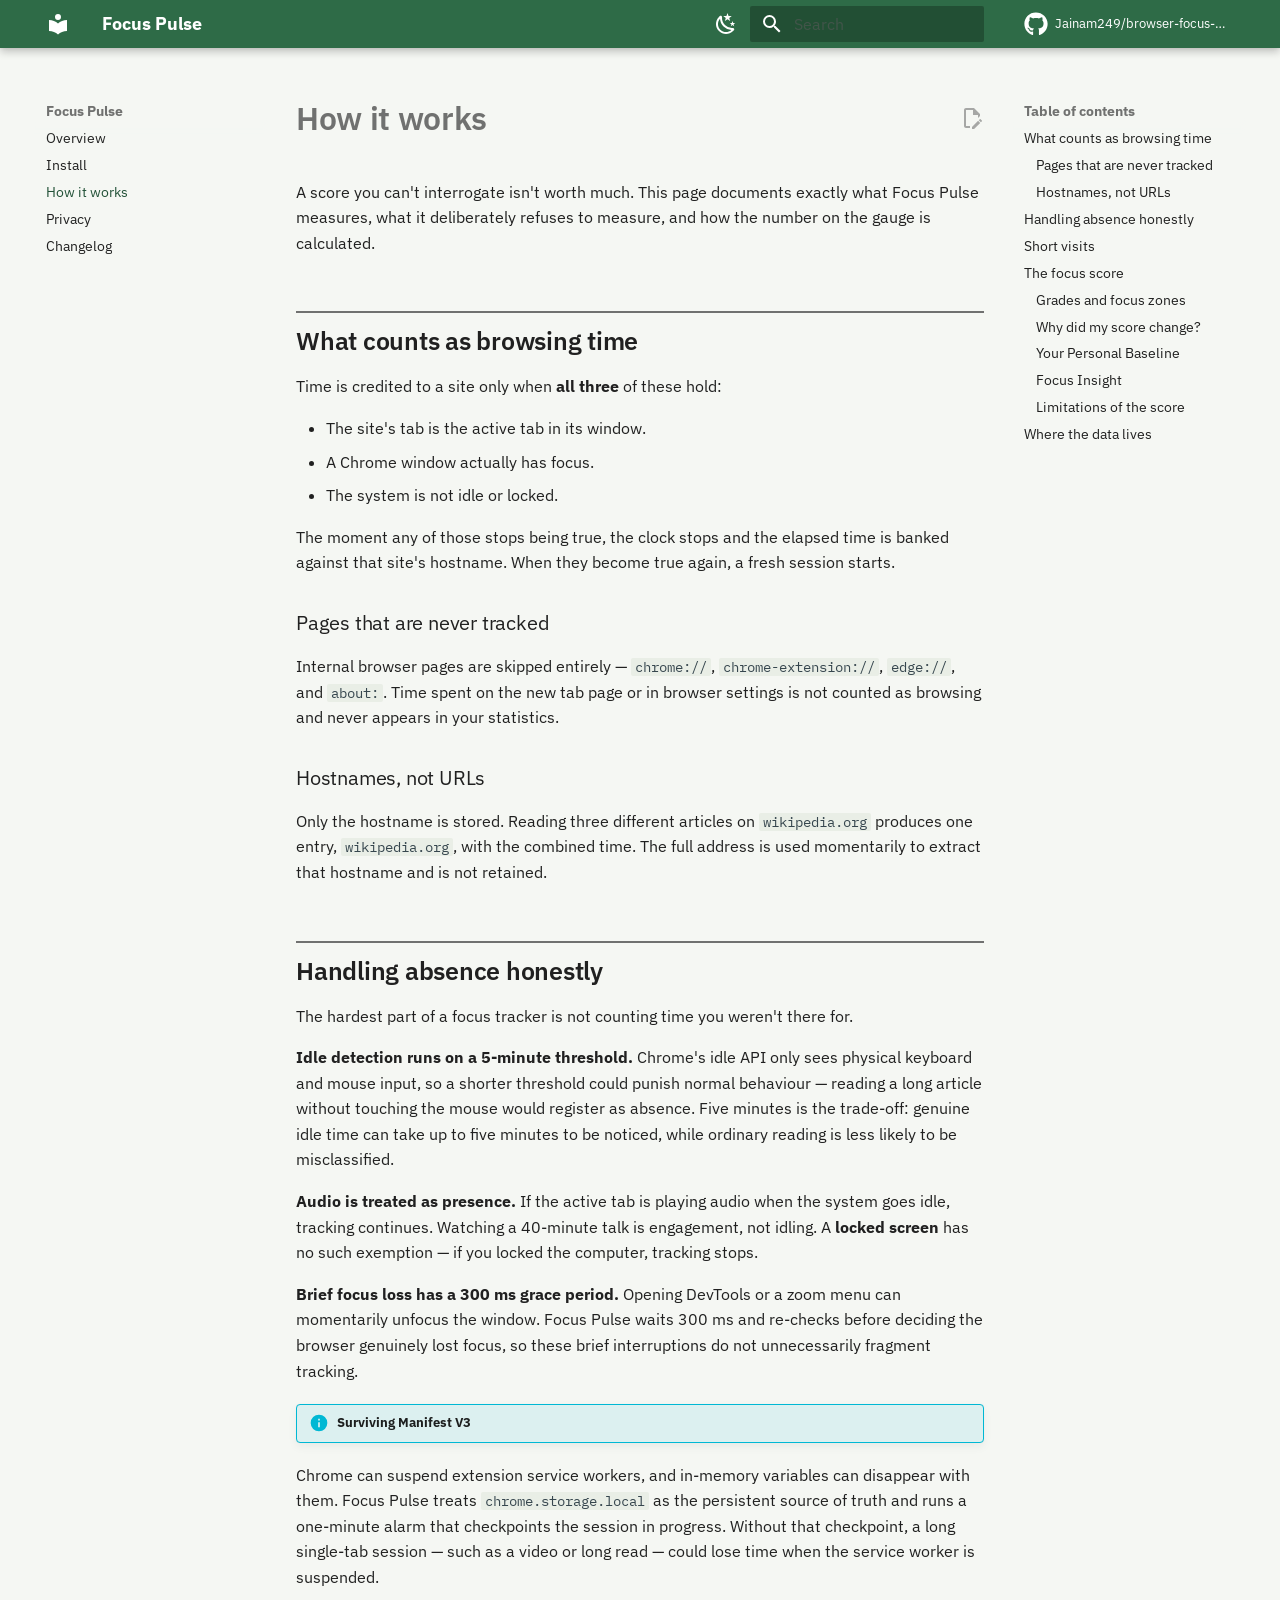
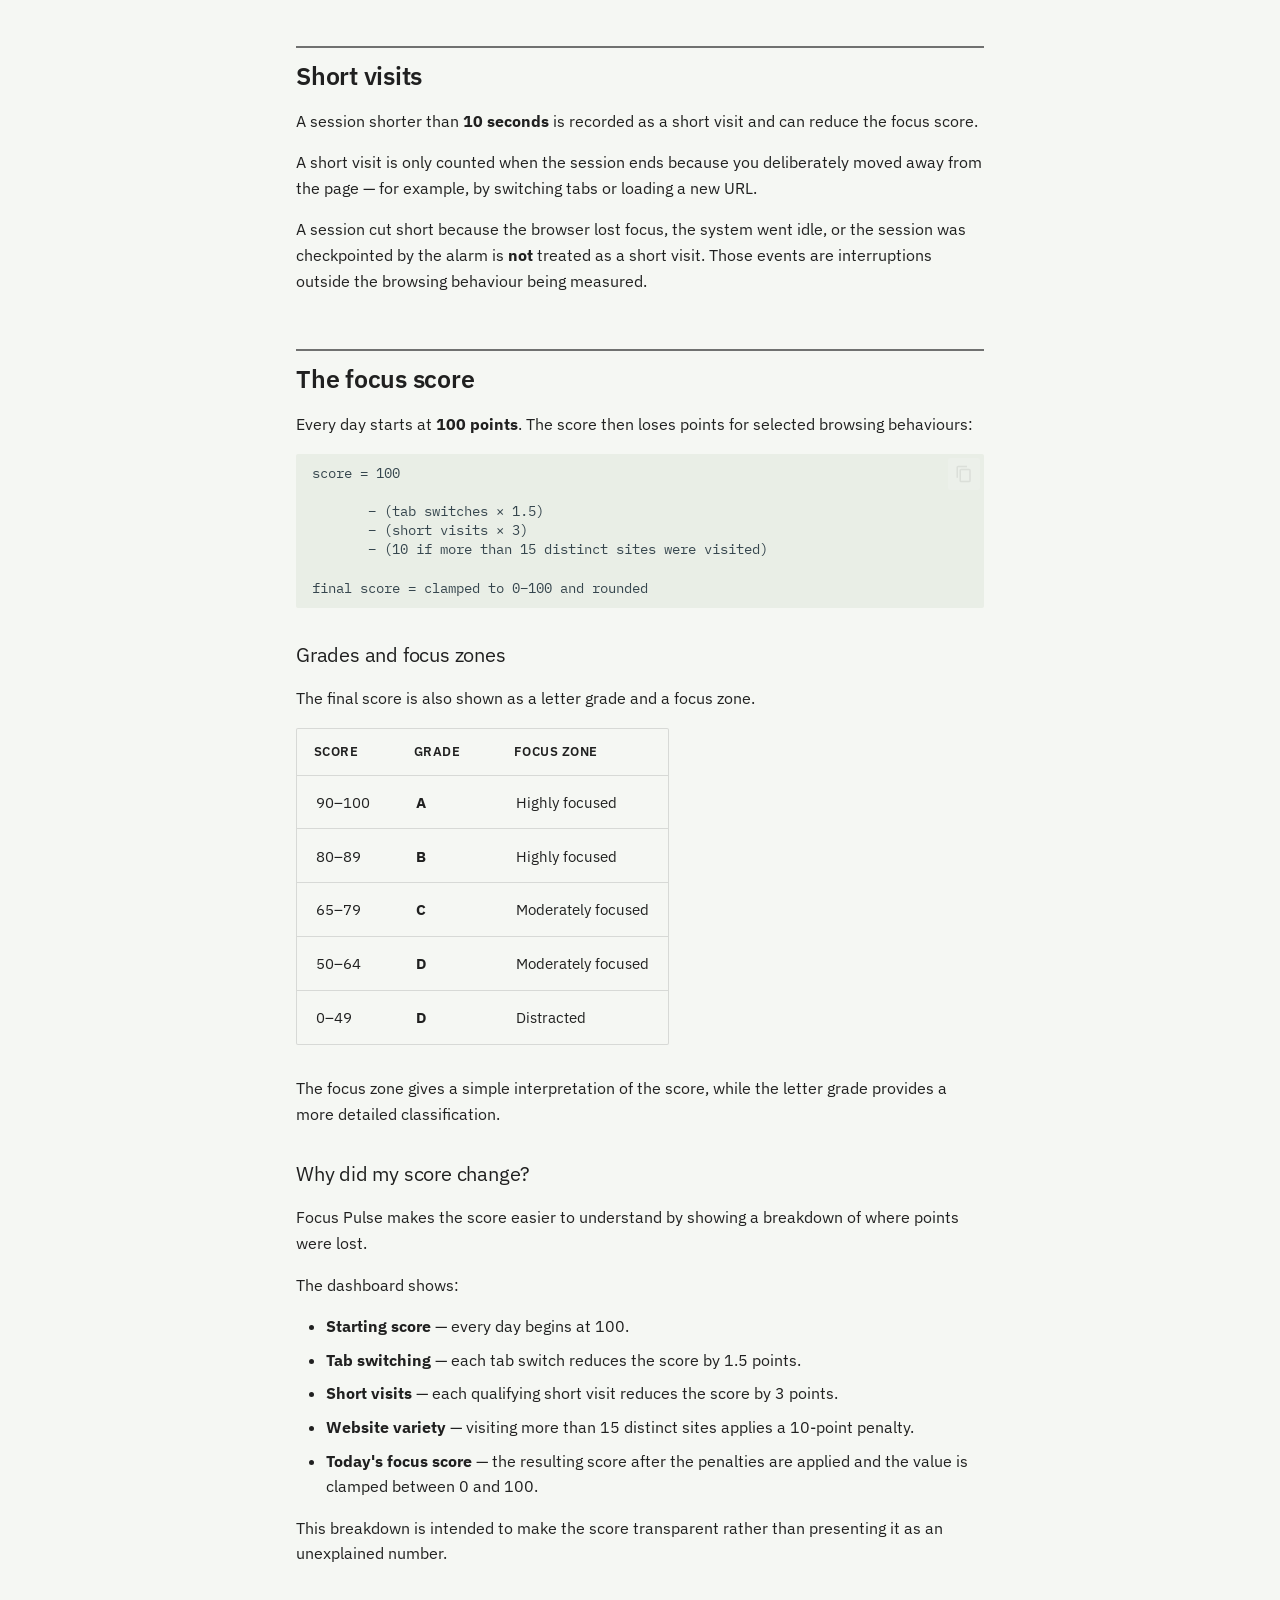
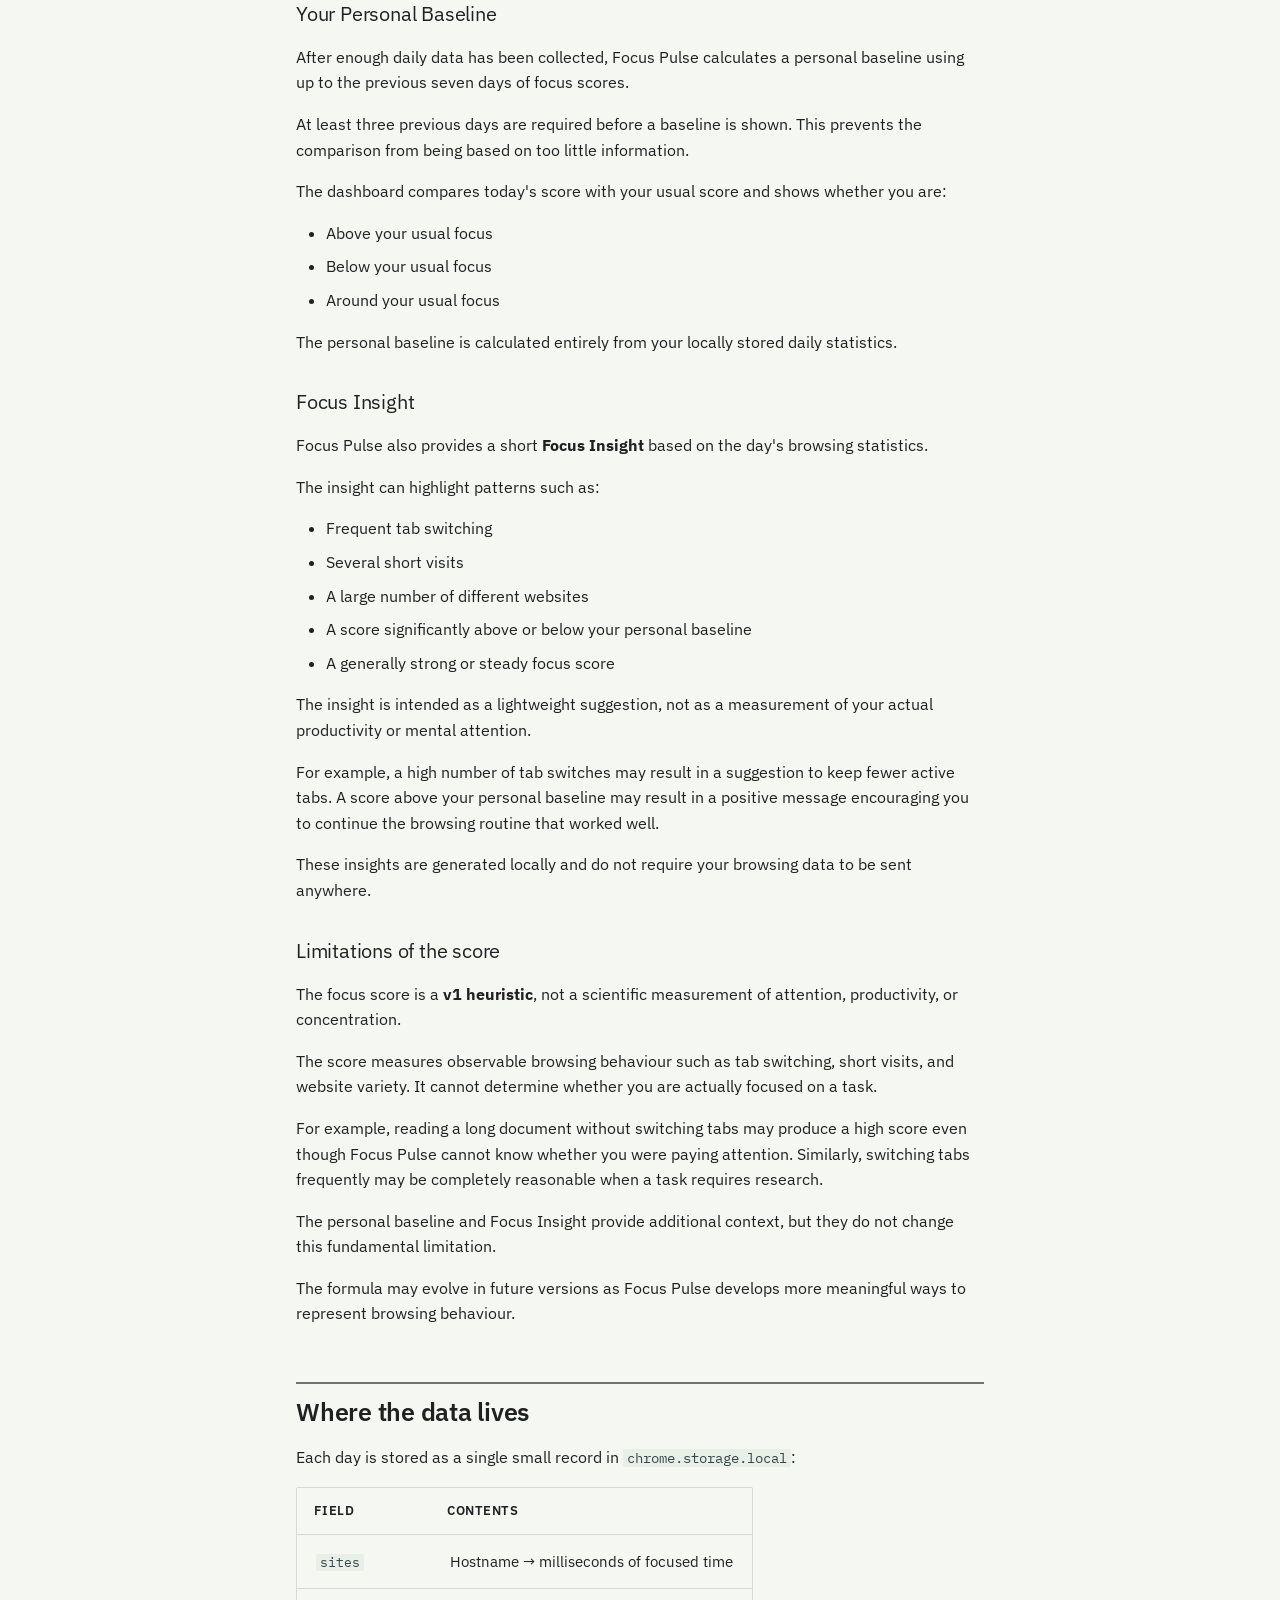
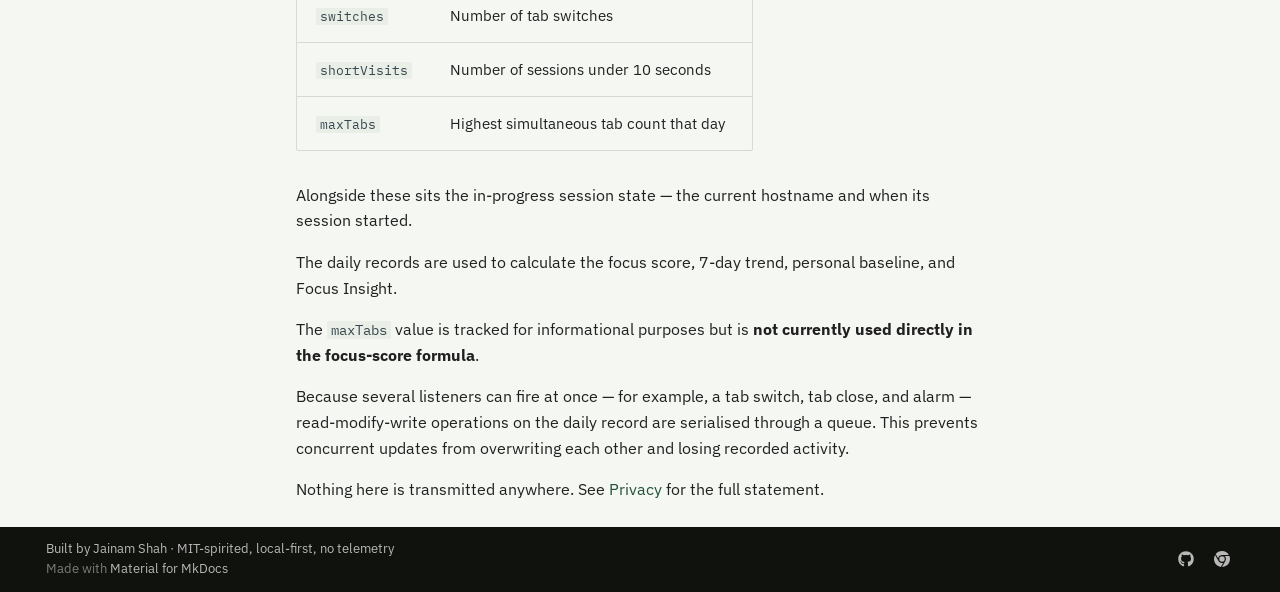
<file: how-it-works/index.html>
<!doctype html>
<html lang="en" class="no-js">
  <head>
    
      <meta charset="utf-8">
      <meta name="viewport" content="width=device-width,initial-scale=1">
      
        <meta name="description" content="The tracking model behind Focus Pulse — what counts as browsing time, how idle is handled, and how the focus score, personal baseline, and Focus Insight are calculated.">
      
      
        <meta name="author" content="Jainam Shah">
      
      
        <link rel="canonical" href="https://jainam249.github.io/browser-focus-tracker/how-it-works/">
      
      
        <link rel="prev" href="../install/">
      
      
        <link rel="next" href="../privacy/">
      
      
        
      
      
      <link rel="icon" href="../assets/images/favicon.png">
      <meta name="generator" content="mkdocs-1.6.1, mkdocs-material-9.7.7">
    
    
      
        <title>How it works - Focus Pulse</title>
      
    
    
      <link rel="stylesheet" href="../assets/stylesheets/main.ec1eaa64.min.css">
      
        
        <link rel="stylesheet" href="../assets/stylesheets/palette.ab4e12ef.min.css">
      
      


    
    
      
    
    
      
        
        
        <link rel="preconnect" href="https://fonts.gstatic.com" crossorigin>
        <link rel="stylesheet" href="https://fonts.googleapis.com/css?family=IBM+Plex+Sans:300,300i,400,400i,700,700i%7CIBM+Plex+Mono:400,400i,700,700i&display=fallback">
        <style>:root{--md-text-font:"IBM Plex Sans";--md-code-font:"IBM Plex Mono"}</style>
      
    
    
      <link rel="stylesheet" href="../stylesheets/extra.css">
    
    <script>__md_scope=new URL("..",location),__md_hash=e=>[...e].reduce(((e,_)=>(e<<5)-e+_.charCodeAt(0)),0),__md_get=(e,_=localStorage,t=__md_scope)=>JSON.parse(_.getItem(t.pathname+"."+e)),__md_set=(e,_,t=localStorage,a=__md_scope)=>{try{t.setItem(a.pathname+"."+e,JSON.stringify(_))}catch(e){}}</script>
    
      

    
    
  </head>
  
  
    
    
      
    
    
    
    
    <body dir="ltr" data-md-color-scheme="default" data-md-color-primary="custom" data-md-color-accent="custom">
  
    
    <input class="md-toggle" data-md-toggle="drawer" type="checkbox" id="__drawer" autocomplete="off">
    <input class="md-toggle" data-md-toggle="search" type="checkbox" id="__search" autocomplete="off">
    <label class="md-overlay" for="__drawer"></label>
    <div data-md-component="skip">
      
        
        <a href="#how-it-works" class="md-skip">
          Skip to content
        </a>
      
    </div>
    <div data-md-component="announce">
      
    </div>
    
    
      

  

<header class="md-header md-header--shadow" data-md-component="header">
  <nav class="md-header__inner md-grid" aria-label="Header">
    <a href=".." title="Focus Pulse" class="md-header__button md-logo" aria-label="Focus Pulse" data-md-component="logo">
      
  
  <svg xmlns="http://www.w3.org/2000/svg" viewBox="0 0 24 24"><path d="M12 8a3 3 0 0 0 3-3 3 3 0 0 0-3-3 3 3 0 0 0-3 3 3 3 0 0 0 3 3m0 3.54C9.64 9.35 6.5 8 3 8v11c3.5 0 6.64 1.35 9 3.54 2.36-2.19 5.5-3.54 9-3.54V8c-3.5 0-6.64 1.35-9 3.54"/></svg>

    </a>
    <label class="md-header__button md-icon" for="__drawer">
      
      <svg xmlns="http://www.w3.org/2000/svg" viewBox="0 0 24 24"><path d="M3 6h18v2H3zm0 5h18v2H3zm0 5h18v2H3z"/></svg>
    </label>
    <div class="md-header__title" data-md-component="header-title">
      <div class="md-header__ellipsis">
        <div class="md-header__topic">
          <span class="md-ellipsis">
            Focus Pulse
          </span>
        </div>
        <div class="md-header__topic" data-md-component="header-topic">
          <span class="md-ellipsis">
            
              How it works
            
          </span>
        </div>
      </div>
    </div>
    
      
        <form class="md-header__option" data-md-component="palette">
  
    
    
    
    <input class="md-option" data-md-color-media="(prefers-color-scheme: light)" data-md-color-scheme="default" data-md-color-primary="custom" data-md-color-accent="custom"  aria-label="Switch to dark mode"  type="radio" name="__palette" id="__palette_0">
    
      <label class="md-header__button md-icon" title="Switch to dark mode" for="__palette_1" hidden>
        <svg xmlns="http://www.w3.org/2000/svg" viewBox="0 0 24 24"><path d="m17.75 4.09-2.53 1.94.91 3.06-2.63-1.81-2.63 1.81.91-3.06-2.53-1.94L12.44 4l1.06-3 1.06 3zm3.5 6.91-1.64 1.25.59 1.98-1.7-1.17-1.7 1.17.59-1.98L15.75 11l2.06-.05L18.5 9l.69 1.95zm-2.28 4.95c.83-.08 1.72 1.1 1.19 1.85-.32.45-.66.87-1.08 1.27C15.17 23 8.84 23 4.94 19.07c-3.91-3.9-3.91-10.24 0-14.14.4-.4.82-.76 1.27-1.08.75-.53 1.93.36 1.85 1.19-.27 2.86.69 5.83 2.89 8.02a9.96 9.96 0 0 0 8.02 2.89m-1.64 2.02a12.08 12.08 0 0 1-7.8-3.47c-2.17-2.19-3.33-5-3.49-7.82-2.81 3.14-2.7 7.96.31 10.98 3.02 3.01 7.84 3.12 10.98.31"/></svg>
      </label>
    
  
    
    
    
    <input class="md-option" data-md-color-media="(prefers-color-scheme: dark)" data-md-color-scheme="slate" data-md-color-primary="custom" data-md-color-accent="custom"  aria-label="Switch to light mode"  type="radio" name="__palette" id="__palette_1">
    
      <label class="md-header__button md-icon" title="Switch to light mode" for="__palette_0" hidden>
        <svg xmlns="http://www.w3.org/2000/svg" viewBox="0 0 24 24"><path d="M12 7a5 5 0 0 1 5 5 5 5 0 0 1-5 5 5 5 0 0 1-5-5 5 5 0 0 1 5-5m0 2a3 3 0 0 0-3 3 3 3 0 0 0 3 3 3 3 0 0 0 3-3 3 3 0 0 0-3-3m0-7 2.39 3.42C13.65 5.15 12.84 5 12 5s-1.65.15-2.39.42zM3.34 7l4.16-.35A7.2 7.2 0 0 0 5.94 8.5c-.44.74-.69 1.5-.83 2.29zm.02 10 1.76-3.77a7.131 7.131 0 0 0 2.38 4.14zM20.65 7l-1.77 3.79a7.02 7.02 0 0 0-2.38-4.15zm-.01 10-4.14.36c.59-.51 1.12-1.14 1.54-1.86.42-.73.69-1.5.83-2.29zM12 22l-2.41-3.44c.74.27 1.55.44 2.41.44.82 0 1.63-.17 2.37-.44z"/></svg>
      </label>
    
  
</form>
      
    
    
      <script>var palette=__md_get("__palette");if(palette&&palette.color){if("(prefers-color-scheme)"===palette.color.media){var media=matchMedia("(prefers-color-scheme: light)"),input=document.querySelector(media.matches?"[data-md-color-media='(prefers-color-scheme: light)']":"[data-md-color-media='(prefers-color-scheme: dark)']");palette.color.media=input.getAttribute("data-md-color-media"),palette.color.scheme=input.getAttribute("data-md-color-scheme"),palette.color.primary=input.getAttribute("data-md-color-primary"),palette.color.accent=input.getAttribute("data-md-color-accent")}for(var[key,value]of Object.entries(palette.color))document.body.setAttribute("data-md-color-"+key,value)}</script>
    
    
    
      
      
        <label class="md-header__button md-icon" for="__search">
          
          <svg xmlns="http://www.w3.org/2000/svg" viewBox="0 0 24 24"><path d="M9.5 3A6.5 6.5 0 0 1 16 9.5c0 1.61-.59 3.09-1.56 4.23l.27.27h.79l5 5-1.5 1.5-5-5v-.79l-.27-.27A6.52 6.52 0 0 1 9.5 16 6.5 6.5 0 0 1 3 9.5 6.5 6.5 0 0 1 9.5 3m0 2C7 5 5 7 5 9.5S7 14 9.5 14 14 12 14 9.5 12 5 9.5 5"/></svg>
        </label>
        <div class="md-search" data-md-component="search" role="dialog">
  <label class="md-search__overlay" for="__search"></label>
  <div class="md-search__inner" role="search">
    <form class="md-search__form" name="search">
      <input type="text" class="md-search__input" name="query" aria-label="Search" placeholder="Search" autocapitalize="off" autocorrect="off" autocomplete="off" spellcheck="false" data-md-component="search-query" required>
      <label class="md-search__icon md-icon" for="__search">
        
        <svg xmlns="http://www.w3.org/2000/svg" viewBox="0 0 24 24"><path d="M9.5 3A6.5 6.5 0 0 1 16 9.5c0 1.61-.59 3.09-1.56 4.23l.27.27h.79l5 5-1.5 1.5-5-5v-.79l-.27-.27A6.52 6.52 0 0 1 9.5 16 6.5 6.5 0 0 1 3 9.5 6.5 6.5 0 0 1 9.5 3m0 2C7 5 5 7 5 9.5S7 14 9.5 14 14 12 14 9.5 12 5 9.5 5"/></svg>
        
        <svg xmlns="http://www.w3.org/2000/svg" viewBox="0 0 24 24"><path d="M20 11v2H8l5.5 5.5-1.42 1.42L4.16 12l7.92-7.92L13.5 5.5 8 11z"/></svg>
      </label>
      <nav class="md-search__options" aria-label="Search">
        
        <button type="reset" class="md-search__icon md-icon" title="Clear" aria-label="Clear" tabindex="-1">
          
          <svg xmlns="http://www.w3.org/2000/svg" viewBox="0 0 24 24"><path d="M19 6.41 17.59 5 12 10.59 6.41 5 5 6.41 10.59 12 5 17.59 6.41 19 12 13.41 17.59 19 19 17.59 13.41 12z"/></svg>
        </button>
      </nav>
      
        <div class="md-search__suggest" data-md-component="search-suggest"></div>
      
    </form>
    <div class="md-search__output">
      <div class="md-search__scrollwrap" tabindex="0" data-md-scrollfix>
        <div class="md-search-result" data-md-component="search-result">
          <div class="md-search-result__meta">
            Initializing search
          </div>
          <ol class="md-search-result__list" role="presentation"></ol>
        </div>
      </div>
    </div>
  </div>
</div>
      
    
    
      <div class="md-header__source">
        <a href="https://github.com/Jainam249/browser-focus-tracker" title="Go to repository" class="md-source" data-md-component="source">
  <div class="md-source__icon md-icon">
    
    <svg xmlns="http://www.w3.org/2000/svg" viewBox="0 0 512 512"><!--! Font Awesome Free 7.1.0 by @fontawesome - https://fontawesome.com License - https://fontawesome.com/license/free (Icons: CC BY 4.0, Fonts: SIL OFL 1.1, Code: MIT License) Copyright 2025 Fonticons, Inc.--><path d="M173.9 397.4c0 2-2.3 3.6-5.2 3.6-3.3.3-5.6-1.3-5.6-3.6 0-2 2.3-3.6 5.2-3.6 3-.3 5.6 1.3 5.6 3.6m-31.1-4.5c-.7 2 1.3 4.3 4.3 4.9 2.6 1 5.6 0 6.2-2s-1.3-4.3-4.3-5.2c-2.6-.7-5.5.3-6.2 2.3m44.2-1.7c-2.9.7-4.9 2.6-4.6 4.9.3 2 2.9 3.3 5.9 2.6 2.9-.7 4.9-2.6 4.6-4.6-.3-1.9-3-3.2-5.9-2.9M252.8 8C114.1 8 8 113.3 8 252c0 110.9 69.8 205.8 169.5 239.2 12.8 2.3 17.3-5.6 17.3-12.1 0-6.2-.3-40.4-.3-61.4 0 0-70 15-84.7-29.8 0 0-11.4-29.1-27.8-36.6 0 0-22.9-15.7 1.6-15.4 0 0 24.9 2 38.6 25.8 21.9 38.6 58.6 27.5 72.9 20.9 2.3-16 8.8-27.1 16-33.7-55.9-6.2-112.3-14.3-112.3-110.5 0-27.5 7.6-41.3 23.6-58.9-2.6-6.5-11.1-33.3 2.6-67.9 20.9-6.5 69 27 69 27 20-5.6 41.5-8.5 62.8-8.5s42.8 2.9 62.8 8.5c0 0 48.1-33.6 69-27 13.7 34.7 5.2 61.4 2.6 67.9 16 17.7 25.8 31.5 25.8 58.9 0 96.5-58.9 104.2-114.8 110.5 9.2 7.9 17 22.9 17 46.4 0 33.7-.3 75.4-.3 83.6 0 6.5 4.6 14.4 17.3 12.1C436.2 457.8 504 362.9 504 252 504 113.3 391.5 8 252.8 8M105.2 352.9c-1.3 1-1 3.3.7 5.2 1.6 1.6 3.9 2.3 5.2 1 1.3-1 1-3.3-.7-5.2-1.6-1.6-3.9-2.3-5.2-1m-10.8-8.1c-.7 1.3.3 2.9 2.3 3.9 1.6 1 3.6.7 4.3-.7.7-1.3-.3-2.9-2.3-3.9-2-.6-3.6-.3-4.3.7m32.4 35.6c-1.6 1.3-1 4.3 1.3 6.2 2.3 2.3 5.2 2.6 6.5 1 1.3-1.3.7-4.3-1.3-6.2-2.2-2.3-5.2-2.6-6.5-1m-11.4-14.7c-1.6 1-1.6 3.6 0 5.9s4.3 3.3 5.6 2.3c1.6-1.3 1.6-3.9 0-6.2-1.4-2.3-4-3.3-5.6-2"/></svg>
  </div>
  <div class="md-source__repository">
    Jainam249/browser-focus-tracker
  </div>
</a>
      </div>
    
  </nav>
  
</header>
    
    <div class="md-container" data-md-component="container">
      
      
        
          
        
      
      <main class="md-main" data-md-component="main">
        <div class="md-main__inner md-grid">
          
            
              
              <div class="md-sidebar md-sidebar--primary" data-md-component="sidebar" data-md-type="navigation" >
                <div class="md-sidebar__scrollwrap">
                  <div class="md-sidebar__inner">
                    



<nav class="md-nav md-nav--primary" aria-label="Navigation" data-md-level="0">
  <label class="md-nav__title" for="__drawer">
    <a href=".." title="Focus Pulse" class="md-nav__button md-logo" aria-label="Focus Pulse" data-md-component="logo">
      
  
  <svg xmlns="http://www.w3.org/2000/svg" viewBox="0 0 24 24"><path d="M12 8a3 3 0 0 0 3-3 3 3 0 0 0-3-3 3 3 0 0 0-3 3 3 3 0 0 0 3 3m0 3.54C9.64 9.35 6.5 8 3 8v11c3.5 0 6.64 1.35 9 3.54 2.36-2.19 5.5-3.54 9-3.54V8c-3.5 0-6.64 1.35-9 3.54"/></svg>

    </a>
    Focus Pulse
  </label>
  
    <div class="md-nav__source">
      <a href="https://github.com/Jainam249/browser-focus-tracker" title="Go to repository" class="md-source" data-md-component="source">
  <div class="md-source__icon md-icon">
    
    <svg xmlns="http://www.w3.org/2000/svg" viewBox="0 0 512 512"><!--! Font Awesome Free 7.1.0 by @fontawesome - https://fontawesome.com License - https://fontawesome.com/license/free (Icons: CC BY 4.0, Fonts: SIL OFL 1.1, Code: MIT License) Copyright 2025 Fonticons, Inc.--><path d="M173.9 397.4c0 2-2.3 3.6-5.2 3.6-3.3.3-5.6-1.3-5.6-3.6 0-2 2.3-3.6 5.2-3.6 3-.3 5.6 1.3 5.6 3.6m-31.1-4.5c-.7 2 1.3 4.3 4.3 4.9 2.6 1 5.6 0 6.2-2s-1.3-4.3-4.3-5.2c-2.6-.7-5.5.3-6.2 2.3m44.2-1.7c-2.9.7-4.9 2.6-4.6 4.9.3 2 2.9 3.3 5.9 2.6 2.9-.7 4.9-2.6 4.6-4.6-.3-1.9-3-3.2-5.9-2.9M252.8 8C114.1 8 8 113.3 8 252c0 110.9 69.8 205.8 169.5 239.2 12.8 2.3 17.3-5.6 17.3-12.1 0-6.2-.3-40.4-.3-61.4 0 0-70 15-84.7-29.8 0 0-11.4-29.1-27.8-36.6 0 0-22.9-15.7 1.6-15.4 0 0 24.9 2 38.6 25.8 21.9 38.6 58.6 27.5 72.9 20.9 2.3-16 8.8-27.1 16-33.7-55.9-6.2-112.3-14.3-112.3-110.5 0-27.5 7.6-41.3 23.6-58.9-2.6-6.5-11.1-33.3 2.6-67.9 20.9-6.5 69 27 69 27 20-5.6 41.5-8.5 62.8-8.5s42.8 2.9 62.8 8.5c0 0 48.1-33.6 69-27 13.7 34.7 5.2 61.4 2.6 67.9 16 17.7 25.8 31.5 25.8 58.9 0 96.5-58.9 104.2-114.8 110.5 9.2 7.9 17 22.9 17 46.4 0 33.7-.3 75.4-.3 83.6 0 6.5 4.6 14.4 17.3 12.1C436.2 457.8 504 362.9 504 252 504 113.3 391.5 8 252.8 8M105.2 352.9c-1.3 1-1 3.3.7 5.2 1.6 1.6 3.9 2.3 5.2 1 1.3-1 1-3.3-.7-5.2-1.6-1.6-3.9-2.3-5.2-1m-10.8-8.1c-.7 1.3.3 2.9 2.3 3.9 1.6 1 3.6.7 4.3-.7.7-1.3-.3-2.9-2.3-3.9-2-.6-3.6-.3-4.3.7m32.4 35.6c-1.6 1.3-1 4.3 1.3 6.2 2.3 2.3 5.2 2.6 6.5 1 1.3-1.3.7-4.3-1.3-6.2-2.2-2.3-5.2-2.6-6.5-1m-11.4-14.7c-1.6 1-1.6 3.6 0 5.9s4.3 3.3 5.6 2.3c1.6-1.3 1.6-3.9 0-6.2-1.4-2.3-4-3.3-5.6-2"/></svg>
  </div>
  <div class="md-source__repository">
    Jainam249/browser-focus-tracker
  </div>
</a>
    </div>
  
  <ul class="md-nav__list" data-md-scrollfix>
    
      
      
  
  
  
  
    <li class="md-nav__item">
      <a href=".." class="md-nav__link">
        
  
  
  <span class="md-ellipsis">
    
  
    Overview
  

    
  </span>
  
  

      </a>
    </li>
  

    
      
      
  
  
  
  
    <li class="md-nav__item">
      <a href="../install/" class="md-nav__link">
        
  
  
  <span class="md-ellipsis">
    
  
    Install
  

    
  </span>
  
  

      </a>
    </li>
  

    
      
      
  
  
    
  
  
  
    <li class="md-nav__item md-nav__item--active">
      
      <input class="md-nav__toggle md-toggle" type="checkbox" id="__toc">
      
      
        
      
      
        <label class="md-nav__link md-nav__link--active" for="__toc">
          
  
  
  <span class="md-ellipsis">
    
  
    How it works
  

    
  </span>
  
  

          <span class="md-nav__icon md-icon"></span>
        </label>
      
      <a href="./" class="md-nav__link md-nav__link--active">
        
  
  
  <span class="md-ellipsis">
    
  
    How it works
  

    
  </span>
  
  

      </a>
      
        

<nav class="md-nav md-nav--secondary" aria-label="Table of contents">
  
  
  
    
  
  
    <label class="md-nav__title" for="__toc">
      <span class="md-nav__icon md-icon"></span>
      Table of contents
    </label>
    <ul class="md-nav__list" data-md-component="toc" data-md-scrollfix>
      
        <li class="md-nav__item">
  <a href="#what-counts-as-browsing-time" class="md-nav__link">
    <span class="md-ellipsis">
      
        What counts as browsing time
      
    </span>
  </a>
  
    <nav class="md-nav" aria-label="What counts as browsing time">
      <ul class="md-nav__list">
        
          <li class="md-nav__item">
  <a href="#pages-that-are-never-tracked" class="md-nav__link">
    <span class="md-ellipsis">
      
        Pages that are never tracked
      
    </span>
  </a>
  
</li>
        
          <li class="md-nav__item">
  <a href="#hostnames-not-urls" class="md-nav__link">
    <span class="md-ellipsis">
      
        Hostnames, not URLs
      
    </span>
  </a>
  
</li>
        
      </ul>
    </nav>
  
</li>
      
        <li class="md-nav__item">
  <a href="#handling-absence-honestly" class="md-nav__link">
    <span class="md-ellipsis">
      
        Handling absence honestly
      
    </span>
  </a>
  
</li>
      
        <li class="md-nav__item">
  <a href="#short-visits" class="md-nav__link">
    <span class="md-ellipsis">
      
        Short visits
      
    </span>
  </a>
  
</li>
      
        <li class="md-nav__item">
  <a href="#the-focus-score" class="md-nav__link">
    <span class="md-ellipsis">
      
        The focus score
      
    </span>
  </a>
  
    <nav class="md-nav" aria-label="The focus score">
      <ul class="md-nav__list">
        
          <li class="md-nav__item">
  <a href="#grades-and-focus-zones" class="md-nav__link">
    <span class="md-ellipsis">
      
        Grades and focus zones
      
    </span>
  </a>
  
</li>
        
          <li class="md-nav__item">
  <a href="#why-did-my-score-change" class="md-nav__link">
    <span class="md-ellipsis">
      
        Why did my score change?
      
    </span>
  </a>
  
</li>
        
          <li class="md-nav__item">
  <a href="#your-personal-baseline" class="md-nav__link">
    <span class="md-ellipsis">
      
        Your Personal Baseline
      
    </span>
  </a>
  
</li>
        
          <li class="md-nav__item">
  <a href="#focus-insight" class="md-nav__link">
    <span class="md-ellipsis">
      
        Focus Insight
      
    </span>
  </a>
  
</li>
        
          <li class="md-nav__item">
  <a href="#limitations-of-the-score" class="md-nav__link">
    <span class="md-ellipsis">
      
        Limitations of the score
      
    </span>
  </a>
  
</li>
        
      </ul>
    </nav>
  
</li>
      
        <li class="md-nav__item">
  <a href="#where-the-data-lives" class="md-nav__link">
    <span class="md-ellipsis">
      
        Where the data lives
      
    </span>
  </a>
  
</li>
      
    </ul>
  
</nav>
      
    </li>
  

    
      
      
  
  
  
  
    <li class="md-nav__item">
      <a href="../privacy/" class="md-nav__link">
        
  
  
  <span class="md-ellipsis">
    
  
    Privacy
  

    
  </span>
  
  

      </a>
    </li>
  

    
      
      
  
  
  
  
    <li class="md-nav__item">
      <a href="../changelog/" class="md-nav__link">
        
  
  
  <span class="md-ellipsis">
    
  
    Changelog
  

    
  </span>
  
  

      </a>
    </li>
  

    
  </ul>
</nav>
                  </div>
                </div>
              </div>
            
            
              
              <div class="md-sidebar md-sidebar--secondary" data-md-component="sidebar" data-md-type="toc" >
                <div class="md-sidebar__scrollwrap">
                  <div class="md-sidebar__inner">
                    

<nav class="md-nav md-nav--secondary" aria-label="Table of contents">
  
  
  
    
  
  
    <label class="md-nav__title" for="__toc">
      <span class="md-nav__icon md-icon"></span>
      Table of contents
    </label>
    <ul class="md-nav__list" data-md-component="toc" data-md-scrollfix>
      
        <li class="md-nav__item">
  <a href="#what-counts-as-browsing-time" class="md-nav__link">
    <span class="md-ellipsis">
      
        What counts as browsing time
      
    </span>
  </a>
  
    <nav class="md-nav" aria-label="What counts as browsing time">
      <ul class="md-nav__list">
        
          <li class="md-nav__item">
  <a href="#pages-that-are-never-tracked" class="md-nav__link">
    <span class="md-ellipsis">
      
        Pages that are never tracked
      
    </span>
  </a>
  
</li>
        
          <li class="md-nav__item">
  <a href="#hostnames-not-urls" class="md-nav__link">
    <span class="md-ellipsis">
      
        Hostnames, not URLs
      
    </span>
  </a>
  
</li>
        
      </ul>
    </nav>
  
</li>
      
        <li class="md-nav__item">
  <a href="#handling-absence-honestly" class="md-nav__link">
    <span class="md-ellipsis">
      
        Handling absence honestly
      
    </span>
  </a>
  
</li>
      
        <li class="md-nav__item">
  <a href="#short-visits" class="md-nav__link">
    <span class="md-ellipsis">
      
        Short visits
      
    </span>
  </a>
  
</li>
      
        <li class="md-nav__item">
  <a href="#the-focus-score" class="md-nav__link">
    <span class="md-ellipsis">
      
        The focus score
      
    </span>
  </a>
  
    <nav class="md-nav" aria-label="The focus score">
      <ul class="md-nav__list">
        
          <li class="md-nav__item">
  <a href="#grades-and-focus-zones" class="md-nav__link">
    <span class="md-ellipsis">
      
        Grades and focus zones
      
    </span>
  </a>
  
</li>
        
          <li class="md-nav__item">
  <a href="#why-did-my-score-change" class="md-nav__link">
    <span class="md-ellipsis">
      
        Why did my score change?
      
    </span>
  </a>
  
</li>
        
          <li class="md-nav__item">
  <a href="#your-personal-baseline" class="md-nav__link">
    <span class="md-ellipsis">
      
        Your Personal Baseline
      
    </span>
  </a>
  
</li>
        
          <li class="md-nav__item">
  <a href="#focus-insight" class="md-nav__link">
    <span class="md-ellipsis">
      
        Focus Insight
      
    </span>
  </a>
  
</li>
        
          <li class="md-nav__item">
  <a href="#limitations-of-the-score" class="md-nav__link">
    <span class="md-ellipsis">
      
        Limitations of the score
      
    </span>
  </a>
  
</li>
        
      </ul>
    </nav>
  
</li>
      
        <li class="md-nav__item">
  <a href="#where-the-data-lives" class="md-nav__link">
    <span class="md-ellipsis">
      
        Where the data lives
      
    </span>
  </a>
  
</li>
      
    </ul>
  
</nav>
                  </div>
                </div>
              </div>
            
          
          
            <div class="md-content" data-md-component="content">
              
              <article class="md-content__inner md-typeset">
                
                  


  
    <a href="https://github.com/Jainam249/browser-focus-tracker/edit/main/docs/how-it-works.md" title="Edit this page" class="md-content__button md-icon" rel="edit">
      
      <svg xmlns="http://www.w3.org/2000/svg" viewBox="0 0 24 24"><path d="M10 20H6V4h7v5h5v3.1l2-2V8l-6-6H6c-1.1 0-2 .9-2 2v16c0 1.1.9 2 2 2h4zm10.2-7c.1 0 .3.1.4.2l1.3 1.3c.2.2.2.6 0 .8l-1 1-2.1-2.1 1-1c.1-.1.2-.2.4-.2m0 3.9L14.1 23H12v-2.1l6.1-6.1z"/></svg>
    </a>
  
  


<h1 id="how-it-works">How it works<a class="headerlink" href="#how-it-works" title="Link to this section">&para;</a></h1>
<p>A score you can't interrogate isn't worth much. This page documents exactly what
Focus Pulse measures, what it deliberately refuses to measure, and how the
number on the gauge is calculated.</p>
<h2 id="what-counts-as-browsing-time">What counts as browsing time<a class="headerlink" href="#what-counts-as-browsing-time" title="Link to this section">&para;</a></h2>
<p>Time is credited to a site only when <strong>all three</strong> of these hold:</p>
<ul>
<li>The site's tab is the active tab in its window.</li>
<li>A Chrome window actually has focus.</li>
<li>The system is not idle or locked.</li>
</ul>
<p>The moment any of those stops being true, the clock stops and the elapsed time
is banked against that site's hostname. When they become true again, a fresh
session starts.</p>
<h3 id="pages-that-are-never-tracked">Pages that are never tracked<a class="headerlink" href="#pages-that-are-never-tracked" title="Link to this section">&para;</a></h3>
<p>Internal browser pages are skipped entirely — <code>chrome://</code>,
<code>chrome-extension://</code>, <code>edge://</code>, and <code>about:</code>. Time spent on the new tab page
or in browser settings is not counted as browsing and never appears in your
statistics.</p>
<h3 id="hostnames-not-urls">Hostnames, not URLs<a class="headerlink" href="#hostnames-not-urls" title="Link to this section">&para;</a></h3>
<p>Only the hostname is stored. Reading three different articles on
<code>wikipedia.org</code> produces one entry, <code>wikipedia.org</code>, with the combined time.
The full address is used momentarily to extract that hostname and is not
retained.</p>
<h2 id="handling-absence-honestly">Handling absence honestly<a class="headerlink" href="#handling-absence-honestly" title="Link to this section">&para;</a></h2>
<p>The hardest part of a focus tracker is not counting time you weren't there for.</p>
<p><strong>Idle detection runs on a 5-minute threshold.</strong> Chrome's idle API only sees
physical keyboard and mouse input, so a shorter threshold could punish normal
behaviour — reading a long article without touching the mouse would register as
absence. Five minutes is the trade-off: genuine idle time can take up to five
minutes to be noticed, while ordinary reading is less likely to be
misclassified.</p>
<p><strong>Audio is treated as presence.</strong> If the active tab is playing audio when the
system goes idle, tracking continues. Watching a 40-minute talk is engagement,
not idling. A <strong>locked screen</strong> has no such exemption — if you locked the
computer, tracking stops.</p>
<p><strong>Brief focus loss has a 300 ms grace period.</strong> Opening DevTools or a zoom menu
can momentarily unfocus the window. Focus Pulse waits 300 ms and re-checks
before deciding the browser genuinely lost focus, so these brief interruptions
do not unnecessarily fragment tracking.</p>
<div class="admonition info">
<p class="admonition-title">Surviving Manifest V3</p>
</div>
<p>Chrome can suspend extension service workers, and in-memory variables can
disappear with them. Focus Pulse treats <code>chrome.storage.local</code> as the
persistent source of truth and runs a one-minute alarm that checkpoints the
session in progress. Without that checkpoint, a long single-tab session —
such as a video or long read — could lose time when the service worker is
suspended.</p>
<h2 id="short-visits">Short visits<a class="headerlink" href="#short-visits" title="Link to this section">&para;</a></h2>
<p>A session shorter than <strong>10 seconds</strong> is recorded as a short visit and can
reduce the focus score.</p>
<p>A short visit is only counted when the session ends because you deliberately
moved away from the page — for example, by switching tabs or loading a new URL.</p>
<p>A session cut short because the browser lost focus, the system went idle, or
the session was checkpointed by the alarm is <strong>not</strong> treated as a short visit.
Those events are interruptions outside the browsing behaviour being measured.</p>
<h2 id="the-focus-score">The focus score<a class="headerlink" href="#the-focus-score" title="Link to this section">&para;</a></h2>
<p>Every day starts at <strong>100 points</strong>. The score then loses points for selected
browsing behaviours:</p>
<div class="highlight"><pre><span></span><code><a id="__codelineno-0-1" name="__codelineno-0-1" href="#__codelineno-0-1"></a>score = 100
<a id="__codelineno-0-2" name="__codelineno-0-2" href="#__codelineno-0-2"></a>
<a id="__codelineno-0-3" name="__codelineno-0-3" href="#__codelineno-0-3"></a>       − (tab switches × 1.5)
<a id="__codelineno-0-4" name="__codelineno-0-4" href="#__codelineno-0-4"></a>       − (short visits × 3)
<a id="__codelineno-0-5" name="__codelineno-0-5" href="#__codelineno-0-5"></a>       − (10 if more than 15 distinct sites were visited)
<a id="__codelineno-0-6" name="__codelineno-0-6" href="#__codelineno-0-6"></a>
<a id="__codelineno-0-7" name="__codelineno-0-7" href="#__codelineno-0-7"></a>final score = clamped to 0–100 and rounded
</code></pre></div>
<h3 id="grades-and-focus-zones">Grades and focus zones<a class="headerlink" href="#grades-and-focus-zones" title="Link to this section">&para;</a></h3>
<p>The final score is also shown as a letter grade and a focus zone.</p>
<table>
<thead>
<tr>
<th>Score</th>
<th>Grade</th>
<th>Focus zone</th>
</tr>
</thead>
<tbody>
<tr>
<td>90–100</td>
<td><strong>A</strong></td>
<td>Highly focused</td>
</tr>
<tr>
<td>80–89</td>
<td><strong>B</strong></td>
<td>Highly focused</td>
</tr>
<tr>
<td>65–79</td>
<td><strong>C</strong></td>
<td>Moderately focused</td>
</tr>
<tr>
<td>50–64</td>
<td><strong>D</strong></td>
<td>Moderately focused</td>
</tr>
<tr>
<td>0–49</td>
<td><strong>D</strong></td>
<td>Distracted</td>
</tr>
</tbody>
</table>
<p>The focus zone gives a simple interpretation of the score, while the letter
grade provides a more detailed classification.</p>
<h3 id="why-did-my-score-change">Why did my score change?<a class="headerlink" href="#why-did-my-score-change" title="Link to this section">&para;</a></h3>
<p>Focus Pulse makes the score easier to understand by showing a breakdown of
where points were lost.</p>
<p>The dashboard shows:</p>
<ul>
<li><strong>Starting score</strong> — every day begins at 100.</li>
<li><strong>Tab switching</strong> — each tab switch reduces the score by 1.5 points.</li>
<li><strong>Short visits</strong> — each qualifying short visit reduces the score by 3 points.</li>
<li><strong>Website variety</strong> — visiting more than 15 distinct sites applies a
  10-point penalty.</li>
<li><strong>Today's focus score</strong> — the resulting score after the penalties are applied
  and the value is clamped between 0 and 100.</li>
</ul>
<p>This breakdown is intended to make the score transparent rather than presenting
it as an unexplained number.</p>
<h3 id="your-personal-baseline">Your Personal Baseline<a class="headerlink" href="#your-personal-baseline" title="Link to this section">&para;</a></h3>
<p>After enough daily data has been collected, Focus Pulse calculates a personal
baseline using up to the previous seven days of focus scores.</p>
<p>At least three previous days are required before a baseline is shown. This
prevents the comparison from being based on too little information.</p>
<p>The dashboard compares today's score with your usual score and shows whether
you are:</p>
<ul>
<li>Above your usual focus</li>
<li>Below your usual focus</li>
<li>Around your usual focus</li>
</ul>
<p>The personal baseline is calculated entirely from your locally stored daily
statistics.</p>
<h3 id="focus-insight">Focus Insight<a class="headerlink" href="#focus-insight" title="Link to this section">&para;</a></h3>
<p>Focus Pulse also provides a short <strong>Focus Insight</strong> based on the day's
browsing statistics.</p>
<p>The insight can highlight patterns such as:</p>
<ul>
<li>Frequent tab switching</li>
<li>Several short visits</li>
<li>A large number of different websites</li>
<li>A score significantly above or below your personal baseline</li>
<li>A generally strong or steady focus score</li>
</ul>
<p>The insight is intended as a lightweight suggestion, not as a measurement of
your actual productivity or mental attention.</p>
<p>For example, a high number of tab switches may result in a suggestion to keep
fewer active tabs. A score above your personal baseline may result in a positive
message encouraging you to continue the browsing routine that worked well.</p>
<p>These insights are generated locally and do not require your browsing data to
be sent anywhere.</p>
<h3 id="limitations-of-the-score">Limitations of the score<a class="headerlink" href="#limitations-of-the-score" title="Link to this section">&para;</a></h3>
<p>The focus score is a <strong>v1 heuristic</strong>, not a scientific measurement of
attention, productivity, or concentration.</p>
<p>The score measures observable browsing behaviour such as tab switching,
short visits, and website variety. It cannot determine whether you are
actually focused on a task.</p>
<p>For example, reading a long document without switching tabs may produce a high
score even though Focus Pulse cannot know whether you were paying attention.
Similarly, switching tabs frequently may be completely reasonable when a task
requires research.</p>
<p>The personal baseline and Focus Insight provide additional context, but they
do not change this fundamental limitation.</p>
<p>The formula may evolve in future versions as Focus Pulse develops more
meaningful ways to represent browsing behaviour.</p>
<h2 id="where-the-data-lives">Where the data lives<a class="headerlink" href="#where-the-data-lives" title="Link to this section">&para;</a></h2>
<p>Each day is stored as a single small record in <code>chrome.storage.local</code>:</p>
<table>
<thead>
<tr>
<th>Field</th>
<th>Contents</th>
</tr>
</thead>
<tbody>
<tr>
<td><code>sites</code></td>
<td>Hostname → milliseconds of focused time</td>
</tr>
<tr>
<td><code>switches</code></td>
<td>Number of tab switches</td>
</tr>
<tr>
<td><code>shortVisits</code></td>
<td>Number of sessions under 10 seconds</td>
</tr>
<tr>
<td><code>maxTabs</code></td>
<td>Highest simultaneous tab count that day</td>
</tr>
</tbody>
</table>
<p>Alongside these sits the in-progress session state — the current hostname and
when its session started.</p>
<p>The daily records are used to calculate the focus score, 7-day trend, personal
baseline, and Focus Insight.</p>
<p>The <code>maxTabs</code> value is tracked for informational purposes but is <strong>not currently
used directly in the focus-score formula</strong>.</p>
<p>Because several listeners can fire at once — for example, a tab switch, tab
close, and alarm — read-modify-write operations on the daily record are
serialised through a queue. This prevents concurrent updates from overwriting
each other and losing recorded activity.</p>
<p>Nothing here is transmitted anywhere. See <a href="../privacy/">Privacy</a> for the full
statement.</p>







  
  






                
              </article>
            </div>
          
          
<script>var target=document.getElementById(location.hash.slice(1));target&&target.name&&(target.checked=target.name.startsWith("__tabbed_"))</script>
        </div>
        
          <button type="button" class="md-top md-icon" data-md-component="top" hidden>
  
  <svg xmlns="http://www.w3.org/2000/svg" viewBox="0 0 24 24"><path d="M13 20h-2V8l-5.5 5.5-1.42-1.42L12 4.16l7.92 7.92-1.42 1.42L13 8z"/></svg>
  Back to top
</button>
        
      </main>
      
        <footer class="md-footer">
  
  <div class="md-footer-meta md-typeset">
    <div class="md-footer-meta__inner md-grid">
      <div class="md-copyright">
  
    <div class="md-copyright__highlight">
      Built by Jainam Shah &middot; MIT-spirited, local-first, no telemetry
    </div>
  
  
    Made with
    <a href="https://squidfunk.github.io/mkdocs-material/" target="_blank" rel="noopener">
      Material for MkDocs
    </a>
  
</div>
      
        
<div class="md-social">
  
    
    
    
    
    <a href="https://github.com/Jainam249/browser-focus-tracker" target="_blank" rel="noopener" title="Focus Pulse on GitHub" class="md-social__link">
      <svg xmlns="http://www.w3.org/2000/svg" viewBox="0 0 512 512"><!--! Font Awesome Free 7.1.0 by @fontawesome - https://fontawesome.com License - https://fontawesome.com/license/free (Icons: CC BY 4.0, Fonts: SIL OFL 1.1, Code: MIT License) Copyright 2025 Fonticons, Inc.--><path d="M173.9 397.4c0 2-2.3 3.6-5.2 3.6-3.3.3-5.6-1.3-5.6-3.6 0-2 2.3-3.6 5.2-3.6 3-.3 5.6 1.3 5.6 3.6m-31.1-4.5c-.7 2 1.3 4.3 4.3 4.9 2.6 1 5.6 0 6.2-2s-1.3-4.3-4.3-5.2c-2.6-.7-5.5.3-6.2 2.3m44.2-1.7c-2.9.7-4.9 2.6-4.6 4.9.3 2 2.9 3.3 5.9 2.6 2.9-.7 4.9-2.6 4.6-4.6-.3-1.9-3-3.2-5.9-2.9M252.8 8C114.1 8 8 113.3 8 252c0 110.9 69.8 205.8 169.5 239.2 12.8 2.3 17.3-5.6 17.3-12.1 0-6.2-.3-40.4-.3-61.4 0 0-70 15-84.7-29.8 0 0-11.4-29.1-27.8-36.6 0 0-22.9-15.7 1.6-15.4 0 0 24.9 2 38.6 25.8 21.9 38.6 58.6 27.5 72.9 20.9 2.3-16 8.8-27.1 16-33.7-55.9-6.2-112.3-14.3-112.3-110.5 0-27.5 7.6-41.3 23.6-58.9-2.6-6.5-11.1-33.3 2.6-67.9 20.9-6.5 69 27 69 27 20-5.6 41.5-8.5 62.8-8.5s42.8 2.9 62.8 8.5c0 0 48.1-33.6 69-27 13.7 34.7 5.2 61.4 2.6 67.9 16 17.7 25.8 31.5 25.8 58.9 0 96.5-58.9 104.2-114.8 110.5 9.2 7.9 17 22.9 17 46.4 0 33.7-.3 75.4-.3 83.6 0 6.5 4.6 14.4 17.3 12.1C436.2 457.8 504 362.9 504 252 504 113.3 391.5 8 252.8 8M105.2 352.9c-1.3 1-1 3.3.7 5.2 1.6 1.6 3.9 2.3 5.2 1 1.3-1 1-3.3-.7-5.2-1.6-1.6-3.9-2.3-5.2-1m-10.8-8.1c-.7 1.3.3 2.9 2.3 3.9 1.6 1 3.6.7 4.3-.7.7-1.3-.3-2.9-2.3-3.9-2-.6-3.6-.3-4.3.7m32.4 35.6c-1.6 1.3-1 4.3 1.3 6.2 2.3 2.3 5.2 2.6 6.5 1 1.3-1.3.7-4.3-1.3-6.2-2.2-2.3-5.2-2.6-6.5-1m-11.4-14.7c-1.6 1-1.6 3.6 0 5.9s4.3 3.3 5.6 2.3c1.6-1.3 1.6-3.9 0-6.2-1.4-2.3-4-3.3-5.6-2"/></svg>
    </a>
  
    
    
    
    
    <a href="https://chromewebstore.google.com/detail/focuspulse/gcffkhpmcpjkmjmjeeiigbnjieoaennn" target="_blank" rel="noopener" title="Focus Pulse on the Chrome Web Store" class="md-social__link">
      <svg xmlns="http://www.w3.org/2000/svg" viewBox="0 0 512 512"><!--! Font Awesome Free 7.1.0 by @fontawesome - https://fontawesome.com License - https://fontawesome.com/license/free (Icons: CC BY 4.0, Fonts: SIL OFL 1.1, Code: MIT License) Copyright 2025 Fonticons, Inc.--><path d="M0 256c0-46.6 12.5-90.4 34.3-128.9l109.8 191.2C166 357.5 207.9 384 256 384c14.3 0 27.1-2.3 40.8-6.6l-76.3 132.2C95.9 492.3 0 385.3 0 256m365.1 65.6c12.3-19.2 18.9-42.5 18.9-65.6 0-38.2-16.8-72.5-43.3-96h152.7c12 29.6 18.6 62.1 18.6 96 0 141.4-114.6 255.1-256 256zM477.8 128H256c-62.9 0-113.7 44.1-125.5 102.7L54.2 98.5C101 38.5 174 0 256 0c94.8 0 177.5 51.5 221.8 128M344 256a88 88 0 1 1-176 0 88 88 0 1 1 176 0"/></svg>
    </a>
  
</div>
      
    </div>
  </div>
</footer>
      
    </div>
    <div class="md-dialog" data-md-component="dialog">
      <div class="md-dialog__inner md-typeset"></div>
    </div>
    
    
    
      
      
      <script id="__config" type="application/json">{"annotate": null, "base": "..", "features": ["navigation.instant", "navigation.tracking", "navigation.top", "navigation.sections", "content.code.copy", "content.action.edit", "search.suggest", "search.highlight", "toc.follow"], "search": "../assets/javascripts/workers/search.2c215733.min.js", "tags": null, "translations": {"clipboard.copied": "Copied to clipboard", "clipboard.copy": "Copy to clipboard", "search.result.more.one": "1 more on this page", "search.result.more.other": "# more on this page", "search.result.none": "No matching documents", "search.result.one": "1 matching document", "search.result.other": "# matching documents", "search.result.placeholder": "Type to start searching", "search.result.term.missing": "Missing", "select.version": "Select version"}, "version": null}</script>
    
    
      <script src="../assets/javascripts/bundle.d7400e89.min.js"></script>
      
    
  </body>
</html>
</file>
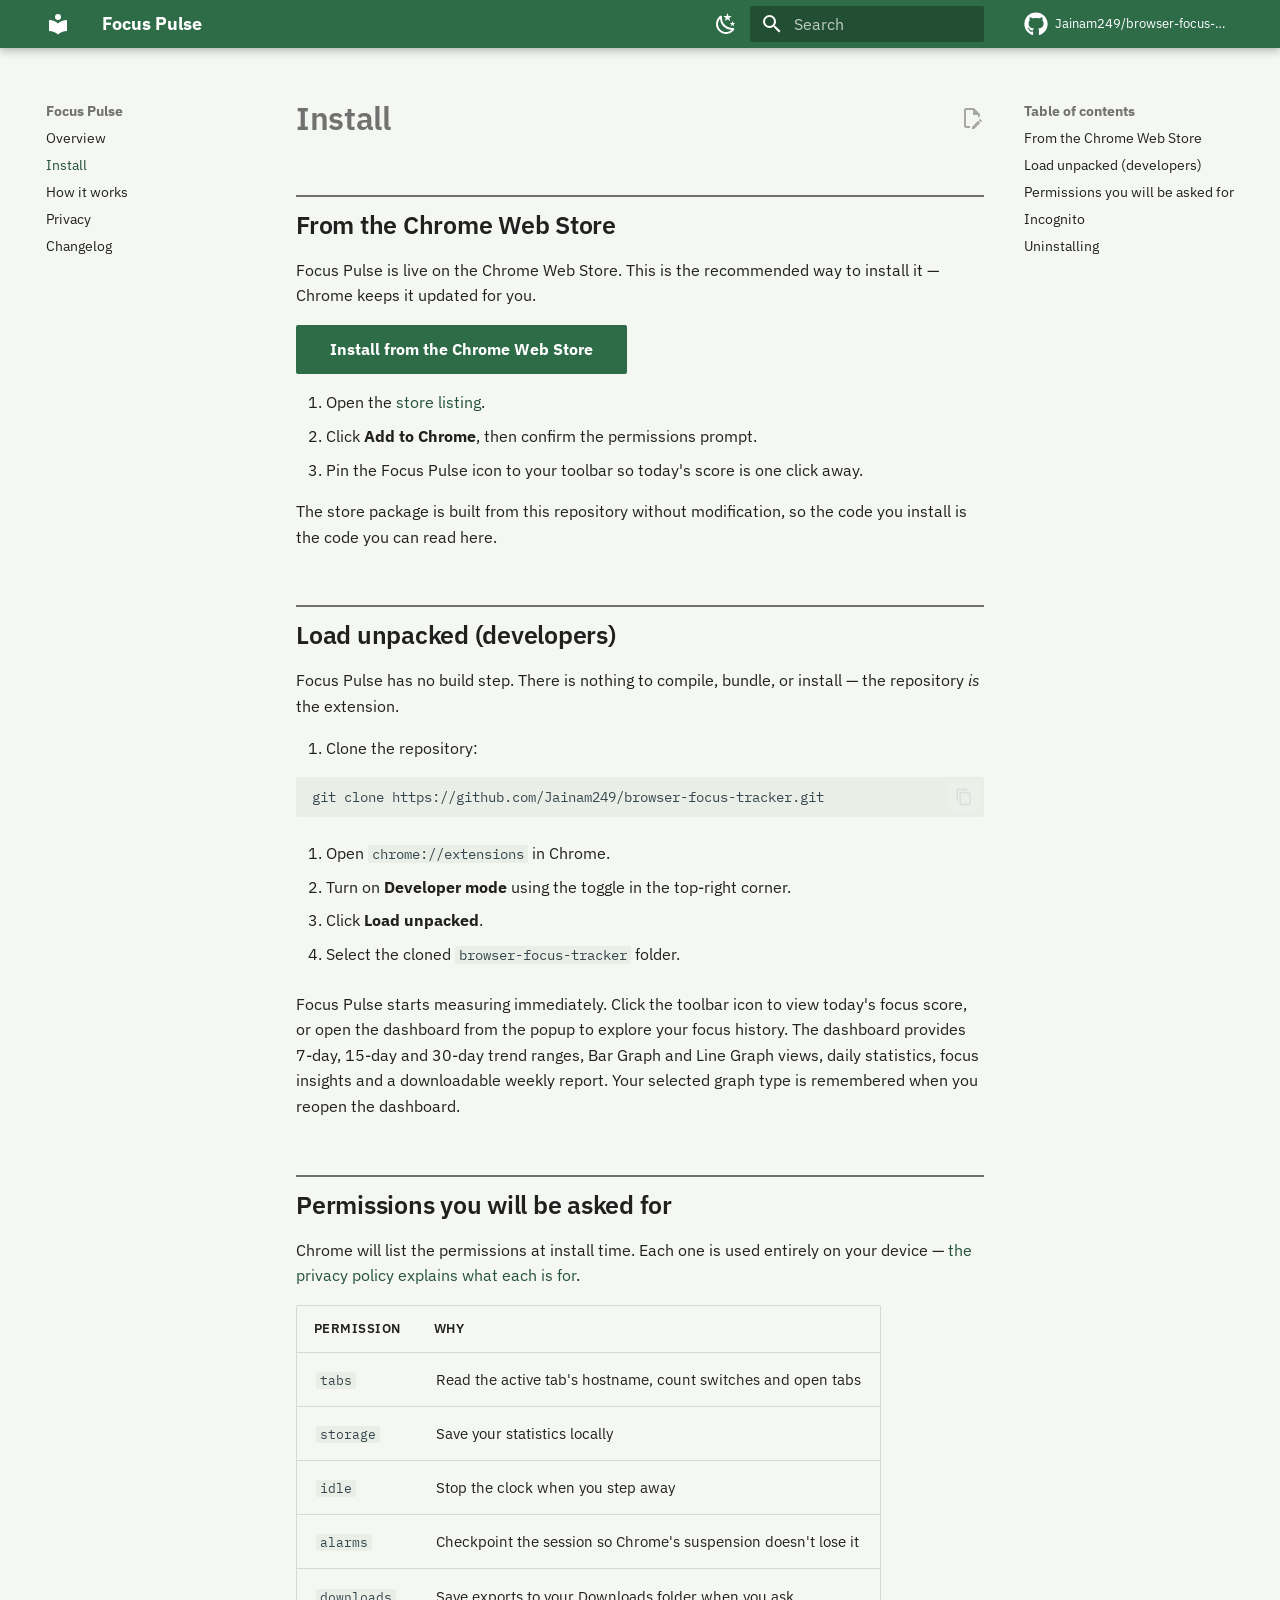
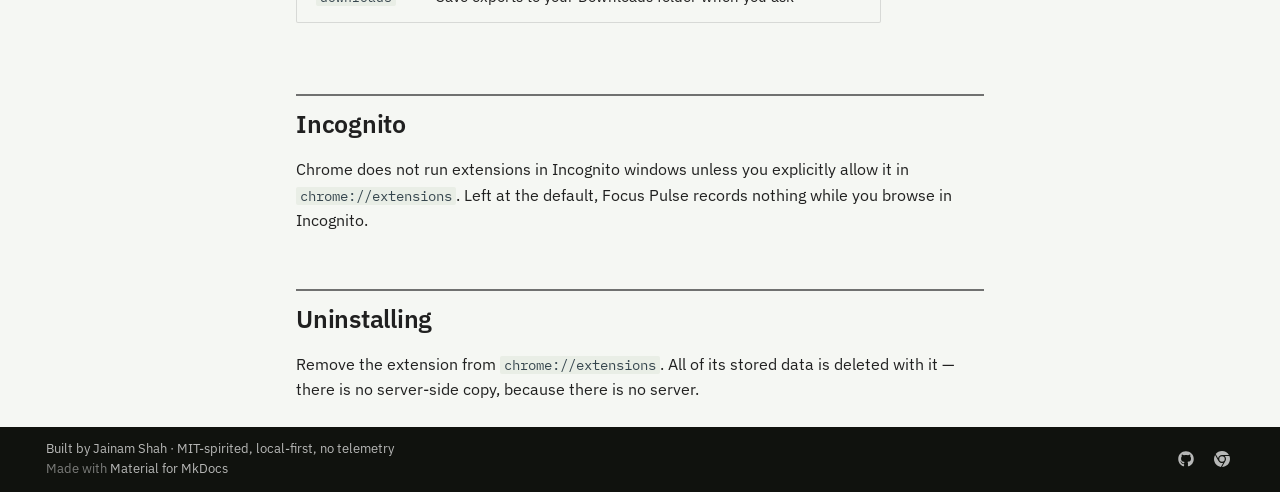
<file: install/index.html>
<!doctype html>
<html lang="en" class="no-js">
  <head>
    
      <meta charset="utf-8">
      <meta name="viewport" content="width=device-width,initial-scale=1">
      
        <meta name="description" content="How to install Focus Pulse from the Chrome Web Store, or load it unpacked for development.">
      
      
        <meta name="author" content="Jainam Shah">
      
      
        <link rel="canonical" href="https://jainam249.github.io/browser-focus-tracker/install/">
      
      
        <link rel="prev" href="..">
      
      
        <link rel="next" href="../how-it-works/">
      
      
        
      
      
      <link rel="icon" href="../assets/images/favicon.png">
      <meta name="generator" content="mkdocs-1.6.1, mkdocs-material-9.7.7">
    
    
      
        <title>Install - Focus Pulse</title>
      
    
    
      <link rel="stylesheet" href="../assets/stylesheets/main.ec1eaa64.min.css">
      
        
        <link rel="stylesheet" href="../assets/stylesheets/palette.ab4e12ef.min.css">
      
      


    
    
      
    
    
      
        
        
        <link rel="preconnect" href="https://fonts.gstatic.com" crossorigin>
        <link rel="stylesheet" href="https://fonts.googleapis.com/css?family=IBM+Plex+Sans:300,300i,400,400i,700,700i%7CIBM+Plex+Mono:400,400i,700,700i&display=fallback">
        <style>:root{--md-text-font:"IBM Plex Sans";--md-code-font:"IBM Plex Mono"}</style>
      
    
    
      <link rel="stylesheet" href="../stylesheets/extra.css">
    
    <script>__md_scope=new URL("..",location),__md_hash=e=>[...e].reduce(((e,_)=>(e<<5)-e+_.charCodeAt(0)),0),__md_get=(e,_=localStorage,t=__md_scope)=>JSON.parse(_.getItem(t.pathname+"."+e)),__md_set=(e,_,t=localStorage,a=__md_scope)=>{try{t.setItem(a.pathname+"."+e,JSON.stringify(_))}catch(e){}}</script>
    
      

    
    
  </head>
  
  
    
    
      
    
    
    
    
    <body dir="ltr" data-md-color-scheme="default" data-md-color-primary="custom" data-md-color-accent="custom">
  
    
    <input class="md-toggle" data-md-toggle="drawer" type="checkbox" id="__drawer" autocomplete="off">
    <input class="md-toggle" data-md-toggle="search" type="checkbox" id="__search" autocomplete="off">
    <label class="md-overlay" for="__drawer"></label>
    <div data-md-component="skip">
      
        
        <a href="#install" class="md-skip">
          Skip to content
        </a>
      
    </div>
    <div data-md-component="announce">
      
    </div>
    
    
      

  

<header class="md-header md-header--shadow" data-md-component="header">
  <nav class="md-header__inner md-grid" aria-label="Header">
    <a href=".." title="Focus Pulse" class="md-header__button md-logo" aria-label="Focus Pulse" data-md-component="logo">
      
  
  <svg xmlns="http://www.w3.org/2000/svg" viewBox="0 0 24 24"><path d="M12 8a3 3 0 0 0 3-3 3 3 0 0 0-3-3 3 3 0 0 0-3 3 3 3 0 0 0 3 3m0 3.54C9.64 9.35 6.5 8 3 8v11c3.5 0 6.64 1.35 9 3.54 2.36-2.19 5.5-3.54 9-3.54V8c-3.5 0-6.64 1.35-9 3.54"/></svg>

    </a>
    <label class="md-header__button md-icon" for="__drawer">
      
      <svg xmlns="http://www.w3.org/2000/svg" viewBox="0 0 24 24"><path d="M3 6h18v2H3zm0 5h18v2H3zm0 5h18v2H3z"/></svg>
    </label>
    <div class="md-header__title" data-md-component="header-title">
      <div class="md-header__ellipsis">
        <div class="md-header__topic">
          <span class="md-ellipsis">
            Focus Pulse
          </span>
        </div>
        <div class="md-header__topic" data-md-component="header-topic">
          <span class="md-ellipsis">
            
              Install
            
          </span>
        </div>
      </div>
    </div>
    
      
        <form class="md-header__option" data-md-component="palette">
  
    
    
    
    <input class="md-option" data-md-color-media="(prefers-color-scheme: light)" data-md-color-scheme="default" data-md-color-primary="custom" data-md-color-accent="custom"  aria-label="Switch to dark mode"  type="radio" name="__palette" id="__palette_0">
    
      <label class="md-header__button md-icon" title="Switch to dark mode" for="__palette_1" hidden>
        <svg xmlns="http://www.w3.org/2000/svg" viewBox="0 0 24 24"><path d="m17.75 4.09-2.53 1.94.91 3.06-2.63-1.81-2.63 1.81.91-3.06-2.53-1.94L12.44 4l1.06-3 1.06 3zm3.5 6.91-1.64 1.25.59 1.98-1.7-1.17-1.7 1.17.59-1.98L15.75 11l2.06-.05L18.5 9l.69 1.95zm-2.28 4.95c.83-.08 1.72 1.1 1.19 1.85-.32.45-.66.87-1.08 1.27C15.17 23 8.84 23 4.94 19.07c-3.91-3.9-3.91-10.24 0-14.14.4-.4.82-.76 1.27-1.08.75-.53 1.93.36 1.85 1.19-.27 2.86.69 5.83 2.89 8.02a9.96 9.96 0 0 0 8.02 2.89m-1.64 2.02a12.08 12.08 0 0 1-7.8-3.47c-2.17-2.19-3.33-5-3.49-7.82-2.81 3.14-2.7 7.96.31 10.98 3.02 3.01 7.84 3.12 10.98.31"/></svg>
      </label>
    
  
    
    
    
    <input class="md-option" data-md-color-media="(prefers-color-scheme: dark)" data-md-color-scheme="slate" data-md-color-primary="custom" data-md-color-accent="custom"  aria-label="Switch to light mode"  type="radio" name="__palette" id="__palette_1">
    
      <label class="md-header__button md-icon" title="Switch to light mode" for="__palette_0" hidden>
        <svg xmlns="http://www.w3.org/2000/svg" viewBox="0 0 24 24"><path d="M12 7a5 5 0 0 1 5 5 5 5 0 0 1-5 5 5 5 0 0 1-5-5 5 5 0 0 1 5-5m0 2a3 3 0 0 0-3 3 3 3 0 0 0 3 3 3 3 0 0 0 3-3 3 3 0 0 0-3-3m0-7 2.39 3.42C13.65 5.15 12.84 5 12 5s-1.65.15-2.39.42zM3.34 7l4.16-.35A7.2 7.2 0 0 0 5.94 8.5c-.44.74-.69 1.5-.83 2.29zm.02 10 1.76-3.77a7.131 7.131 0 0 0 2.38 4.14zM20.65 7l-1.77 3.79a7.02 7.02 0 0 0-2.38-4.15zm-.01 10-4.14.36c.59-.51 1.12-1.14 1.54-1.86.42-.73.69-1.5.83-2.29zM12 22l-2.41-3.44c.74.27 1.55.44 2.41.44.82 0 1.63-.17 2.37-.44z"/></svg>
      </label>
    
  
</form>
      
    
    
      <script>var palette=__md_get("__palette");if(palette&&palette.color){if("(prefers-color-scheme)"===palette.color.media){var media=matchMedia("(prefers-color-scheme: light)"),input=document.querySelector(media.matches?"[data-md-color-media='(prefers-color-scheme: light)']":"[data-md-color-media='(prefers-color-scheme: dark)']");palette.color.media=input.getAttribute("data-md-color-media"),palette.color.scheme=input.getAttribute("data-md-color-scheme"),palette.color.primary=input.getAttribute("data-md-color-primary"),palette.color.accent=input.getAttribute("data-md-color-accent")}for(var[key,value]of Object.entries(palette.color))document.body.setAttribute("data-md-color-"+key,value)}</script>
    
    
    
      
      
        <label class="md-header__button md-icon" for="__search">
          
          <svg xmlns="http://www.w3.org/2000/svg" viewBox="0 0 24 24"><path d="M9.5 3A6.5 6.5 0 0 1 16 9.5c0 1.61-.59 3.09-1.56 4.23l.27.27h.79l5 5-1.5 1.5-5-5v-.79l-.27-.27A6.52 6.52 0 0 1 9.5 16 6.5 6.5 0 0 1 3 9.5 6.5 6.5 0 0 1 9.5 3m0 2C7 5 5 7 5 9.5S7 14 9.5 14 14 12 14 9.5 12 5 9.5 5"/></svg>
        </label>
        <div class="md-search" data-md-component="search" role="dialog">
  <label class="md-search__overlay" for="__search"></label>
  <div class="md-search__inner" role="search">
    <form class="md-search__form" name="search">
      <input type="text" class="md-search__input" name="query" aria-label="Search" placeholder="Search" autocapitalize="off" autocorrect="off" autocomplete="off" spellcheck="false" data-md-component="search-query" required>
      <label class="md-search__icon md-icon" for="__search">
        
        <svg xmlns="http://www.w3.org/2000/svg" viewBox="0 0 24 24"><path d="M9.5 3A6.5 6.5 0 0 1 16 9.5c0 1.61-.59 3.09-1.56 4.23l.27.27h.79l5 5-1.5 1.5-5-5v-.79l-.27-.27A6.52 6.52 0 0 1 9.5 16 6.5 6.5 0 0 1 3 9.5 6.5 6.5 0 0 1 9.5 3m0 2C7 5 5 7 5 9.5S7 14 9.5 14 14 12 14 9.5 12 5 9.5 5"/></svg>
        
        <svg xmlns="http://www.w3.org/2000/svg" viewBox="0 0 24 24"><path d="M20 11v2H8l5.5 5.5-1.42 1.42L4.16 12l7.92-7.92L13.5 5.5 8 11z"/></svg>
      </label>
      <nav class="md-search__options" aria-label="Search">
        
        <button type="reset" class="md-search__icon md-icon" title="Clear" aria-label="Clear" tabindex="-1">
          
          <svg xmlns="http://www.w3.org/2000/svg" viewBox="0 0 24 24"><path d="M19 6.41 17.59 5 12 10.59 6.41 5 5 6.41 10.59 12 5 17.59 6.41 19 12 13.41 17.59 19 19 17.59 13.41 12z"/></svg>
        </button>
      </nav>
      
        <div class="md-search__suggest" data-md-component="search-suggest"></div>
      
    </form>
    <div class="md-search__output">
      <div class="md-search__scrollwrap" tabindex="0" data-md-scrollfix>
        <div class="md-search-result" data-md-component="search-result">
          <div class="md-search-result__meta">
            Initializing search
          </div>
          <ol class="md-search-result__list" role="presentation"></ol>
        </div>
      </div>
    </div>
  </div>
</div>
      
    
    
      <div class="md-header__source">
        <a href="https://github.com/Jainam249/browser-focus-tracker" title="Go to repository" class="md-source" data-md-component="source">
  <div class="md-source__icon md-icon">
    
    <svg xmlns="http://www.w3.org/2000/svg" viewBox="0 0 512 512"><!--! Font Awesome Free 7.1.0 by @fontawesome - https://fontawesome.com License - https://fontawesome.com/license/free (Icons: CC BY 4.0, Fonts: SIL OFL 1.1, Code: MIT License) Copyright 2025 Fonticons, Inc.--><path d="M173.9 397.4c0 2-2.3 3.6-5.2 3.6-3.3.3-5.6-1.3-5.6-3.6 0-2 2.3-3.6 5.2-3.6 3-.3 5.6 1.3 5.6 3.6m-31.1-4.5c-.7 2 1.3 4.3 4.3 4.9 2.6 1 5.6 0 6.2-2s-1.3-4.3-4.3-5.2c-2.6-.7-5.5.3-6.2 2.3m44.2-1.7c-2.9.7-4.9 2.6-4.6 4.9.3 2 2.9 3.3 5.9 2.6 2.9-.7 4.9-2.6 4.6-4.6-.3-1.9-3-3.2-5.9-2.9M252.8 8C114.1 8 8 113.3 8 252c0 110.9 69.8 205.8 169.5 239.2 12.8 2.3 17.3-5.6 17.3-12.1 0-6.2-.3-40.4-.3-61.4 0 0-70 15-84.7-29.8 0 0-11.4-29.1-27.8-36.6 0 0-22.9-15.7 1.6-15.4 0 0 24.9 2 38.6 25.8 21.9 38.6 58.6 27.5 72.9 20.9 2.3-16 8.8-27.1 16-33.7-55.9-6.2-112.3-14.3-112.3-110.5 0-27.5 7.6-41.3 23.6-58.9-2.6-6.5-11.1-33.3 2.6-67.9 20.9-6.5 69 27 69 27 20-5.6 41.5-8.5 62.8-8.5s42.8 2.9 62.8 8.5c0 0 48.1-33.6 69-27 13.7 34.7 5.2 61.4 2.6 67.9 16 17.7 25.8 31.5 25.8 58.9 0 96.5-58.9 104.2-114.8 110.5 9.2 7.9 17 22.9 17 46.4 0 33.7-.3 75.4-.3 83.6 0 6.5 4.6 14.4 17.3 12.1C436.2 457.8 504 362.9 504 252 504 113.3 391.5 8 252.8 8M105.2 352.9c-1.3 1-1 3.3.7 5.2 1.6 1.6 3.9 2.3 5.2 1 1.3-1 1-3.3-.7-5.2-1.6-1.6-3.9-2.3-5.2-1m-10.8-8.1c-.7 1.3.3 2.9 2.3 3.9 1.6 1 3.6.7 4.3-.7.7-1.3-.3-2.9-2.3-3.9-2-.6-3.6-.3-4.3.7m32.4 35.6c-1.6 1.3-1 4.3 1.3 6.2 2.3 2.3 5.2 2.6 6.5 1 1.3-1.3.7-4.3-1.3-6.2-2.2-2.3-5.2-2.6-6.5-1m-11.4-14.7c-1.6 1-1.6 3.6 0 5.9s4.3 3.3 5.6 2.3c1.6-1.3 1.6-3.9 0-6.2-1.4-2.3-4-3.3-5.6-2"/></svg>
  </div>
  <div class="md-source__repository">
    Jainam249/browser-focus-tracker
  </div>
</a>
      </div>
    
  </nav>
  
</header>
    
    <div class="md-container" data-md-component="container">
      
      
        
          
        
      
      <main class="md-main" data-md-component="main">
        <div class="md-main__inner md-grid">
          
            
              
              <div class="md-sidebar md-sidebar--primary" data-md-component="sidebar" data-md-type="navigation" >
                <div class="md-sidebar__scrollwrap">
                  <div class="md-sidebar__inner">
                    



<nav class="md-nav md-nav--primary" aria-label="Navigation" data-md-level="0">
  <label class="md-nav__title" for="__drawer">
    <a href=".." title="Focus Pulse" class="md-nav__button md-logo" aria-label="Focus Pulse" data-md-component="logo">
      
  
  <svg xmlns="http://www.w3.org/2000/svg" viewBox="0 0 24 24"><path d="M12 8a3 3 0 0 0 3-3 3 3 0 0 0-3-3 3 3 0 0 0-3 3 3 3 0 0 0 3 3m0 3.54C9.64 9.35 6.5 8 3 8v11c3.5 0 6.64 1.35 9 3.54 2.36-2.19 5.5-3.54 9-3.54V8c-3.5 0-6.64 1.35-9 3.54"/></svg>

    </a>
    Focus Pulse
  </label>
  
    <div class="md-nav__source">
      <a href="https://github.com/Jainam249/browser-focus-tracker" title="Go to repository" class="md-source" data-md-component="source">
  <div class="md-source__icon md-icon">
    
    <svg xmlns="http://www.w3.org/2000/svg" viewBox="0 0 512 512"><!--! Font Awesome Free 7.1.0 by @fontawesome - https://fontawesome.com License - https://fontawesome.com/license/free (Icons: CC BY 4.0, Fonts: SIL OFL 1.1, Code: MIT License) Copyright 2025 Fonticons, Inc.--><path d="M173.9 397.4c0 2-2.3 3.6-5.2 3.6-3.3.3-5.6-1.3-5.6-3.6 0-2 2.3-3.6 5.2-3.6 3-.3 5.6 1.3 5.6 3.6m-31.1-4.5c-.7 2 1.3 4.3 4.3 4.9 2.6 1 5.6 0 6.2-2s-1.3-4.3-4.3-5.2c-2.6-.7-5.5.3-6.2 2.3m44.2-1.7c-2.9.7-4.9 2.6-4.6 4.9.3 2 2.9 3.3 5.9 2.6 2.9-.7 4.9-2.6 4.6-4.6-.3-1.9-3-3.2-5.9-2.9M252.8 8C114.1 8 8 113.3 8 252c0 110.9 69.8 205.8 169.5 239.2 12.8 2.3 17.3-5.6 17.3-12.1 0-6.2-.3-40.4-.3-61.4 0 0-70 15-84.7-29.8 0 0-11.4-29.1-27.8-36.6 0 0-22.9-15.7 1.6-15.4 0 0 24.9 2 38.6 25.8 21.9 38.6 58.6 27.5 72.9 20.9 2.3-16 8.8-27.1 16-33.7-55.9-6.2-112.3-14.3-112.3-110.5 0-27.5 7.6-41.3 23.6-58.9-2.6-6.5-11.1-33.3 2.6-67.9 20.9-6.5 69 27 69 27 20-5.6 41.5-8.5 62.8-8.5s42.8 2.9 62.8 8.5c0 0 48.1-33.6 69-27 13.7 34.7 5.2 61.4 2.6 67.9 16 17.7 25.8 31.5 25.8 58.9 0 96.5-58.9 104.2-114.8 110.5 9.2 7.9 17 22.9 17 46.4 0 33.7-.3 75.4-.3 83.6 0 6.5 4.6 14.4 17.3 12.1C436.2 457.8 504 362.9 504 252 504 113.3 391.5 8 252.8 8M105.2 352.9c-1.3 1-1 3.3.7 5.2 1.6 1.6 3.9 2.3 5.2 1 1.3-1 1-3.3-.7-5.2-1.6-1.6-3.9-2.3-5.2-1m-10.8-8.1c-.7 1.3.3 2.9 2.3 3.9 1.6 1 3.6.7 4.3-.7.7-1.3-.3-2.9-2.3-3.9-2-.6-3.6-.3-4.3.7m32.4 35.6c-1.6 1.3-1 4.3 1.3 6.2 2.3 2.3 5.2 2.6 6.5 1 1.3-1.3.7-4.3-1.3-6.2-2.2-2.3-5.2-2.6-6.5-1m-11.4-14.7c-1.6 1-1.6 3.6 0 5.9s4.3 3.3 5.6 2.3c1.6-1.3 1.6-3.9 0-6.2-1.4-2.3-4-3.3-5.6-2"/></svg>
  </div>
  <div class="md-source__repository">
    Jainam249/browser-focus-tracker
  </div>
</a>
    </div>
  
  <ul class="md-nav__list" data-md-scrollfix>
    
      
      
  
  
  
  
    <li class="md-nav__item">
      <a href=".." class="md-nav__link">
        
  
  
  <span class="md-ellipsis">
    
  
    Overview
  

    
  </span>
  
  

      </a>
    </li>
  

    
      
      
  
  
    
  
  
  
    <li class="md-nav__item md-nav__item--active">
      
      <input class="md-nav__toggle md-toggle" type="checkbox" id="__toc">
      
      
        
      
      
        <label class="md-nav__link md-nav__link--active" for="__toc">
          
  
  
  <span class="md-ellipsis">
    
  
    Install
  

    
  </span>
  
  

          <span class="md-nav__icon md-icon"></span>
        </label>
      
      <a href="./" class="md-nav__link md-nav__link--active">
        
  
  
  <span class="md-ellipsis">
    
  
    Install
  

    
  </span>
  
  

      </a>
      
        

<nav class="md-nav md-nav--secondary" aria-label="Table of contents">
  
  
  
    
  
  
    <label class="md-nav__title" for="__toc">
      <span class="md-nav__icon md-icon"></span>
      Table of contents
    </label>
    <ul class="md-nav__list" data-md-component="toc" data-md-scrollfix>
      
        <li class="md-nav__item">
  <a href="#from-the-chrome-web-store" class="md-nav__link">
    <span class="md-ellipsis">
      
        From the Chrome Web Store
      
    </span>
  </a>
  
</li>
      
        <li class="md-nav__item">
  <a href="#load-unpacked-developers" class="md-nav__link">
    <span class="md-ellipsis">
      
        Load unpacked (developers)
      
    </span>
  </a>
  
</li>
      
        <li class="md-nav__item">
  <a href="#permissions-you-will-be-asked-for" class="md-nav__link">
    <span class="md-ellipsis">
      
        Permissions you will be asked for
      
    </span>
  </a>
  
</li>
      
        <li class="md-nav__item">
  <a href="#incognito" class="md-nav__link">
    <span class="md-ellipsis">
      
        Incognito
      
    </span>
  </a>
  
</li>
      
        <li class="md-nav__item">
  <a href="#uninstalling" class="md-nav__link">
    <span class="md-ellipsis">
      
        Uninstalling
      
    </span>
  </a>
  
</li>
      
    </ul>
  
</nav>
      
    </li>
  

    
      
      
  
  
  
  
    <li class="md-nav__item">
      <a href="../how-it-works/" class="md-nav__link">
        
  
  
  <span class="md-ellipsis">
    
  
    How it works
  

    
  </span>
  
  

      </a>
    </li>
  

    
      
      
  
  
  
  
    <li class="md-nav__item">
      <a href="../privacy/" class="md-nav__link">
        
  
  
  <span class="md-ellipsis">
    
  
    Privacy
  

    
  </span>
  
  

      </a>
    </li>
  

    
      
      
  
  
  
  
    <li class="md-nav__item">
      <a href="../changelog/" class="md-nav__link">
        
  
  
  <span class="md-ellipsis">
    
  
    Changelog
  

    
  </span>
  
  

      </a>
    </li>
  

    
  </ul>
</nav>
                  </div>
                </div>
              </div>
            
            
              
              <div class="md-sidebar md-sidebar--secondary" data-md-component="sidebar" data-md-type="toc" >
                <div class="md-sidebar__scrollwrap">
                  <div class="md-sidebar__inner">
                    

<nav class="md-nav md-nav--secondary" aria-label="Table of contents">
  
  
  
    
  
  
    <label class="md-nav__title" for="__toc">
      <span class="md-nav__icon md-icon"></span>
      Table of contents
    </label>
    <ul class="md-nav__list" data-md-component="toc" data-md-scrollfix>
      
        <li class="md-nav__item">
  <a href="#from-the-chrome-web-store" class="md-nav__link">
    <span class="md-ellipsis">
      
        From the Chrome Web Store
      
    </span>
  </a>
  
</li>
      
        <li class="md-nav__item">
  <a href="#load-unpacked-developers" class="md-nav__link">
    <span class="md-ellipsis">
      
        Load unpacked (developers)
      
    </span>
  </a>
  
</li>
      
        <li class="md-nav__item">
  <a href="#permissions-you-will-be-asked-for" class="md-nav__link">
    <span class="md-ellipsis">
      
        Permissions you will be asked for
      
    </span>
  </a>
  
</li>
      
        <li class="md-nav__item">
  <a href="#incognito" class="md-nav__link">
    <span class="md-ellipsis">
      
        Incognito
      
    </span>
  </a>
  
</li>
      
        <li class="md-nav__item">
  <a href="#uninstalling" class="md-nav__link">
    <span class="md-ellipsis">
      
        Uninstalling
      
    </span>
  </a>
  
</li>
      
    </ul>
  
</nav>
                  </div>
                </div>
              </div>
            
          
          
            <div class="md-content" data-md-component="content">
              
              <article class="md-content__inner md-typeset">
                
                  


  
    <a href="https://github.com/Jainam249/browser-focus-tracker/edit/main/docs/install.md" title="Edit this page" class="md-content__button md-icon" rel="edit">
      
      <svg xmlns="http://www.w3.org/2000/svg" viewBox="0 0 24 24"><path d="M10 20H6V4h7v5h5v3.1l2-2V8l-6-6H6c-1.1 0-2 .9-2 2v16c0 1.1.9 2 2 2h4zm10.2-7c.1 0 .3.1.4.2l1.3 1.3c.2.2.2.6 0 .8l-1 1-2.1-2.1 1-1c.1-.1.2-.2.4-.2m0 3.9L14.1 23H12v-2.1l6.1-6.1z"/></svg>
    </a>
  
  


<h1 id="install">Install<a class="headerlink" href="#install" title="Link to this section">&para;</a></h1>
<h2 id="from-the-chrome-web-store">From the Chrome Web Store<a class="headerlink" href="#from-the-chrome-web-store" title="Link to this section">&para;</a></h2>
<p>Focus Pulse is live on the Chrome Web Store. This is the recommended way to
install it — Chrome keeps it updated for you.</p>
<p><a class="md-button md-button--primary" href="https://chromewebstore.google.com/detail/focuspulse/gcffkhpmcpjkmjmjeeiigbnjieoaennn">Install from the Chrome Web Store</a></p>
<ol>
<li>Open the <a href="https://chromewebstore.google.com/detail/focuspulse/gcffkhpmcpjkmjmjeeiigbnjieoaennn">store listing</a>.</li>
<li>Click <strong>Add to Chrome</strong>, then confirm the permissions prompt.</li>
<li>Pin the Focus Pulse icon to your toolbar so today's score is one click away.</li>
</ol>
<p>The store package is built from this repository without modification, so the
code you install is the code you can read here.</p>
<h2 id="load-unpacked-developers">Load unpacked (developers)<a class="headerlink" href="#load-unpacked-developers" title="Link to this section">&para;</a></h2>
<p>Focus Pulse has no build step. There is nothing to compile, bundle, or install
— the repository <em>is</em> the extension.</p>
<ol>
<li>Clone the repository:</li>
</ol>
<div class="highlight"><pre><span></span><code><a id="__codelineno-0-1" name="__codelineno-0-1" href="#__codelineno-0-1"></a>git<span class="w"> </span>clone<span class="w"> </span>https://github.com/Jainam249/browser-focus-tracker.git
</code></pre></div>
<ol>
<li>
<p>Open <code>chrome://extensions</code> in Chrome.</p>
</li>
<li>
<p>Turn on <strong>Developer mode</strong> using the toggle in the top-right corner.</p>
</li>
<li>
<p>Click <strong>Load unpacked</strong>.</p>
</li>
<li>
<p>Select the cloned <code>browser-focus-tracker</code> folder.</p>
</li>
</ol>
<p>Focus Pulse starts measuring immediately. Click the toolbar icon to view today's focus score, or open the dashboard from the popup to explore your focus history. The dashboard provides 7-day, 15-day and 30-day trend ranges, Bar Graph and Line Graph views, daily statistics, focus insights and a downloadable weekly report. Your selected graph type is remembered when you reopen the dashboard.</p>
<h2 id="permissions-you-will-be-asked-for">Permissions you will be asked for<a class="headerlink" href="#permissions-you-will-be-asked-for" title="Link to this section">&para;</a></h2>
<p>Chrome will list the permissions at install time. Each one is used entirely on
your device — <a href="../privacy/#why-each-permission-is-requested">the privacy policy explains what each is for</a>.</p>
<table>
<thead>
<tr>
<th>Permission</th>
<th>Why</th>
</tr>
</thead>
<tbody>
<tr>
<td><code>tabs</code></td>
<td>Read the active tab's hostname, count switches and open tabs</td>
</tr>
<tr>
<td><code>storage</code></td>
<td>Save your statistics locally</td>
</tr>
<tr>
<td><code>idle</code></td>
<td>Stop the clock when you step away</td>
</tr>
<tr>
<td><code>alarms</code></td>
<td>Checkpoint the session so Chrome's suspension doesn't lose it</td>
</tr>
<tr>
<td><code>downloads</code></td>
<td>Save exports to your Downloads folder when you ask</td>
</tr>
</tbody>
</table>
<h2 id="incognito">Incognito<a class="headerlink" href="#incognito" title="Link to this section">&para;</a></h2>
<p>Chrome does not run extensions in Incognito windows unless you explicitly allow
it in <code>chrome://extensions</code>. Left at the default, Focus Pulse records nothing
while you browse in Incognito.</p>
<h2 id="uninstalling">Uninstalling<a class="headerlink" href="#uninstalling" title="Link to this section">&para;</a></h2>
<p>Remove the extension from <code>chrome://extensions</code>. All of its stored data is
deleted with it — there is no server-side copy, because there is no server.</p>







  
  






                
              </article>
            </div>
          
          
<script>var target=document.getElementById(location.hash.slice(1));target&&target.name&&(target.checked=target.name.startsWith("__tabbed_"))</script>
        </div>
        
          <button type="button" class="md-top md-icon" data-md-component="top" hidden>
  
  <svg xmlns="http://www.w3.org/2000/svg" viewBox="0 0 24 24"><path d="M13 20h-2V8l-5.5 5.5-1.42-1.42L12 4.16l7.92 7.92-1.42 1.42L13 8z"/></svg>
  Back to top
</button>
        
      </main>
      
        <footer class="md-footer">
  
  <div class="md-footer-meta md-typeset">
    <div class="md-footer-meta__inner md-grid">
      <div class="md-copyright">
  
    <div class="md-copyright__highlight">
      Built by Jainam Shah &middot; MIT-spirited, local-first, no telemetry
    </div>
  
  
    Made with
    <a href="https://squidfunk.github.io/mkdocs-material/" target="_blank" rel="noopener">
      Material for MkDocs
    </a>
  
</div>
      
        
<div class="md-social">
  
    
    
    
    
    <a href="https://github.com/Jainam249/browser-focus-tracker" target="_blank" rel="noopener" title="Focus Pulse on GitHub" class="md-social__link">
      <svg xmlns="http://www.w3.org/2000/svg" viewBox="0 0 512 512"><!--! Font Awesome Free 7.1.0 by @fontawesome - https://fontawesome.com License - https://fontawesome.com/license/free (Icons: CC BY 4.0, Fonts: SIL OFL 1.1, Code: MIT License) Copyright 2025 Fonticons, Inc.--><path d="M173.9 397.4c0 2-2.3 3.6-5.2 3.6-3.3.3-5.6-1.3-5.6-3.6 0-2 2.3-3.6 5.2-3.6 3-.3 5.6 1.3 5.6 3.6m-31.1-4.5c-.7 2 1.3 4.3 4.3 4.9 2.6 1 5.6 0 6.2-2s-1.3-4.3-4.3-5.2c-2.6-.7-5.5.3-6.2 2.3m44.2-1.7c-2.9.7-4.9 2.6-4.6 4.9.3 2 2.9 3.3 5.9 2.6 2.9-.7 4.9-2.6 4.6-4.6-.3-1.9-3-3.2-5.9-2.9M252.8 8C114.1 8 8 113.3 8 252c0 110.9 69.8 205.8 169.5 239.2 12.8 2.3 17.3-5.6 17.3-12.1 0-6.2-.3-40.4-.3-61.4 0 0-70 15-84.7-29.8 0 0-11.4-29.1-27.8-36.6 0 0-22.9-15.7 1.6-15.4 0 0 24.9 2 38.6 25.8 21.9 38.6 58.6 27.5 72.9 20.9 2.3-16 8.8-27.1 16-33.7-55.9-6.2-112.3-14.3-112.3-110.5 0-27.5 7.6-41.3 23.6-58.9-2.6-6.5-11.1-33.3 2.6-67.9 20.9-6.5 69 27 69 27 20-5.6 41.5-8.5 62.8-8.5s42.8 2.9 62.8 8.5c0 0 48.1-33.6 69-27 13.7 34.7 5.2 61.4 2.6 67.9 16 17.7 25.8 31.5 25.8 58.9 0 96.5-58.9 104.2-114.8 110.5 9.2 7.9 17 22.9 17 46.4 0 33.7-.3 75.4-.3 83.6 0 6.5 4.6 14.4 17.3 12.1C436.2 457.8 504 362.9 504 252 504 113.3 391.5 8 252.8 8M105.2 352.9c-1.3 1-1 3.3.7 5.2 1.6 1.6 3.9 2.3 5.2 1 1.3-1 1-3.3-.7-5.2-1.6-1.6-3.9-2.3-5.2-1m-10.8-8.1c-.7 1.3.3 2.9 2.3 3.9 1.6 1 3.6.7 4.3-.7.7-1.3-.3-2.9-2.3-3.9-2-.6-3.6-.3-4.3.7m32.4 35.6c-1.6 1.3-1 4.3 1.3 6.2 2.3 2.3 5.2 2.6 6.5 1 1.3-1.3.7-4.3-1.3-6.2-2.2-2.3-5.2-2.6-6.5-1m-11.4-14.7c-1.6 1-1.6 3.6 0 5.9s4.3 3.3 5.6 2.3c1.6-1.3 1.6-3.9 0-6.2-1.4-2.3-4-3.3-5.6-2"/></svg>
    </a>
  
    
    
    
    
    <a href="https://chromewebstore.google.com/detail/focuspulse/gcffkhpmcpjkmjmjeeiigbnjieoaennn" target="_blank" rel="noopener" title="Focus Pulse on the Chrome Web Store" class="md-social__link">
      <svg xmlns="http://www.w3.org/2000/svg" viewBox="0 0 512 512"><!--! Font Awesome Free 7.1.0 by @fontawesome - https://fontawesome.com License - https://fontawesome.com/license/free (Icons: CC BY 4.0, Fonts: SIL OFL 1.1, Code: MIT License) Copyright 2025 Fonticons, Inc.--><path d="M0 256c0-46.6 12.5-90.4 34.3-128.9l109.8 191.2C166 357.5 207.9 384 256 384c14.3 0 27.1-2.3 40.8-6.6l-76.3 132.2C95.9 492.3 0 385.3 0 256m365.1 65.6c12.3-19.2 18.9-42.5 18.9-65.6 0-38.2-16.8-72.5-43.3-96h152.7c12 29.6 18.6 62.1 18.6 96 0 141.4-114.6 255.1-256 256zM477.8 128H256c-62.9 0-113.7 44.1-125.5 102.7L54.2 98.5C101 38.5 174 0 256 0c94.8 0 177.5 51.5 221.8 128M344 256a88 88 0 1 1-176 0 88 88 0 1 1 176 0"/></svg>
    </a>
  
</div>
      
    </div>
  </div>
</footer>
      
    </div>
    <div class="md-dialog" data-md-component="dialog">
      <div class="md-dialog__inner md-typeset"></div>
    </div>
    
    
    
      
      
      <script id="__config" type="application/json">{"annotate": null, "base": "..", "features": ["navigation.instant", "navigation.tracking", "navigation.top", "navigation.sections", "content.code.copy", "content.action.edit", "search.suggest", "search.highlight", "toc.follow"], "search": "../assets/javascripts/workers/search.2c215733.min.js", "tags": null, "translations": {"clipboard.copied": "Copied to clipboard", "clipboard.copy": "Copy to clipboard", "search.result.more.one": "1 more on this page", "search.result.more.other": "# more on this page", "search.result.none": "No matching documents", "search.result.one": "1 matching document", "search.result.other": "# matching documents", "search.result.placeholder": "Type to start searching", "search.result.term.missing": "Missing", "select.version": "Select version"}, "version": null}</script>
    
    
      <script src="../assets/javascripts/bundle.d7400e89.min.js"></script>
      
    
  </body>
</html>
</file>
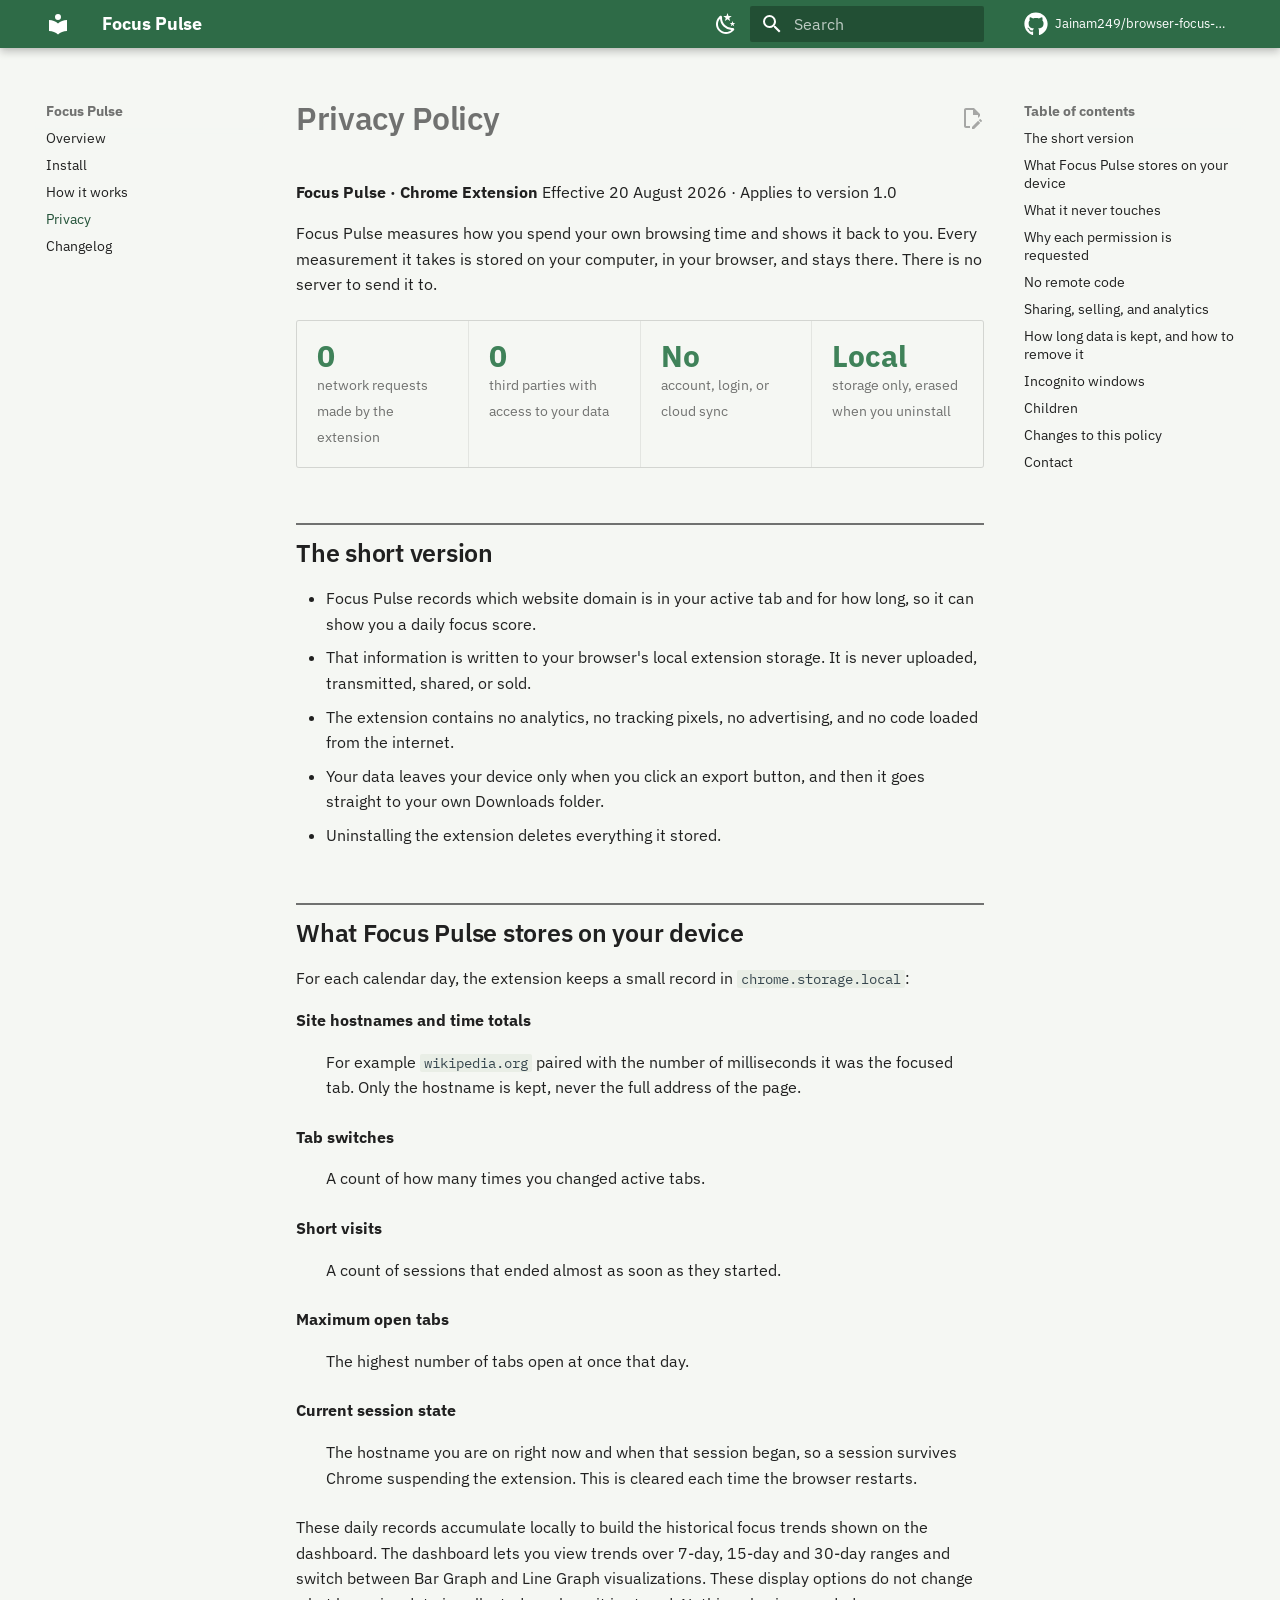
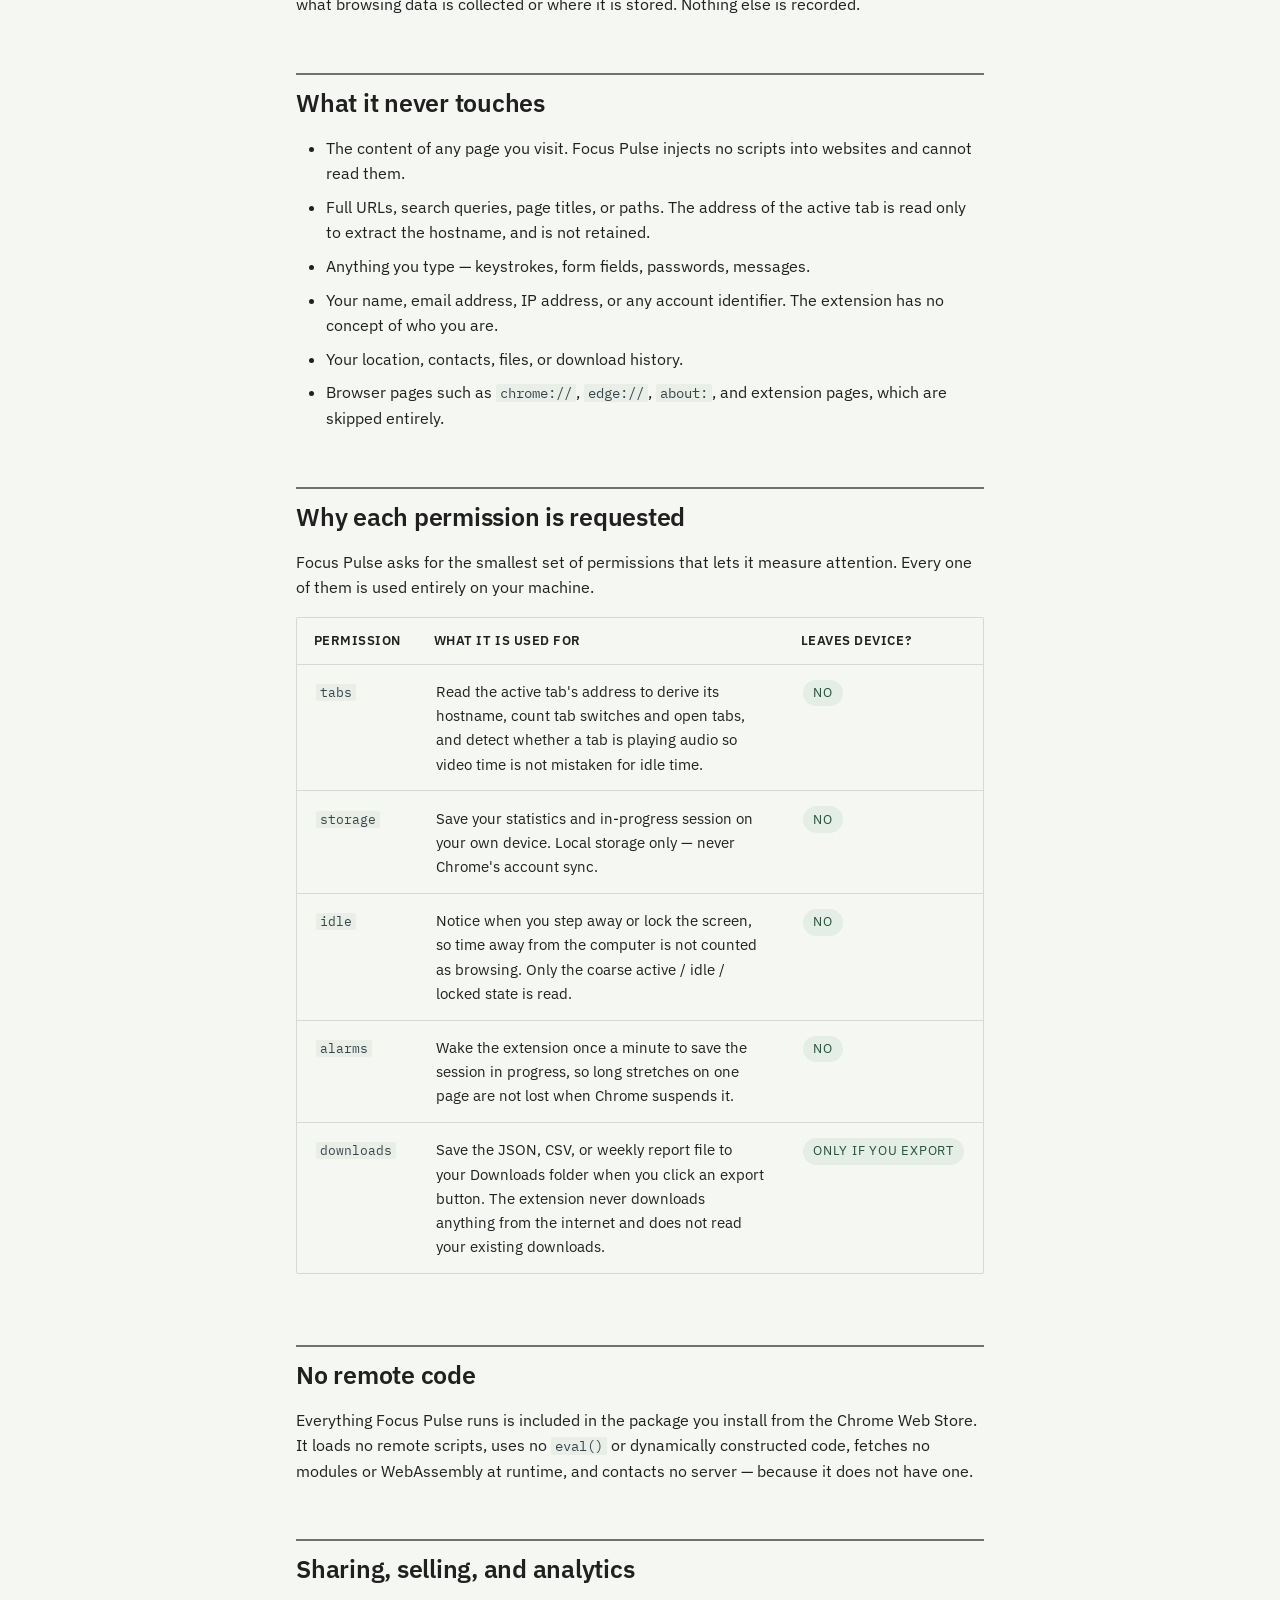
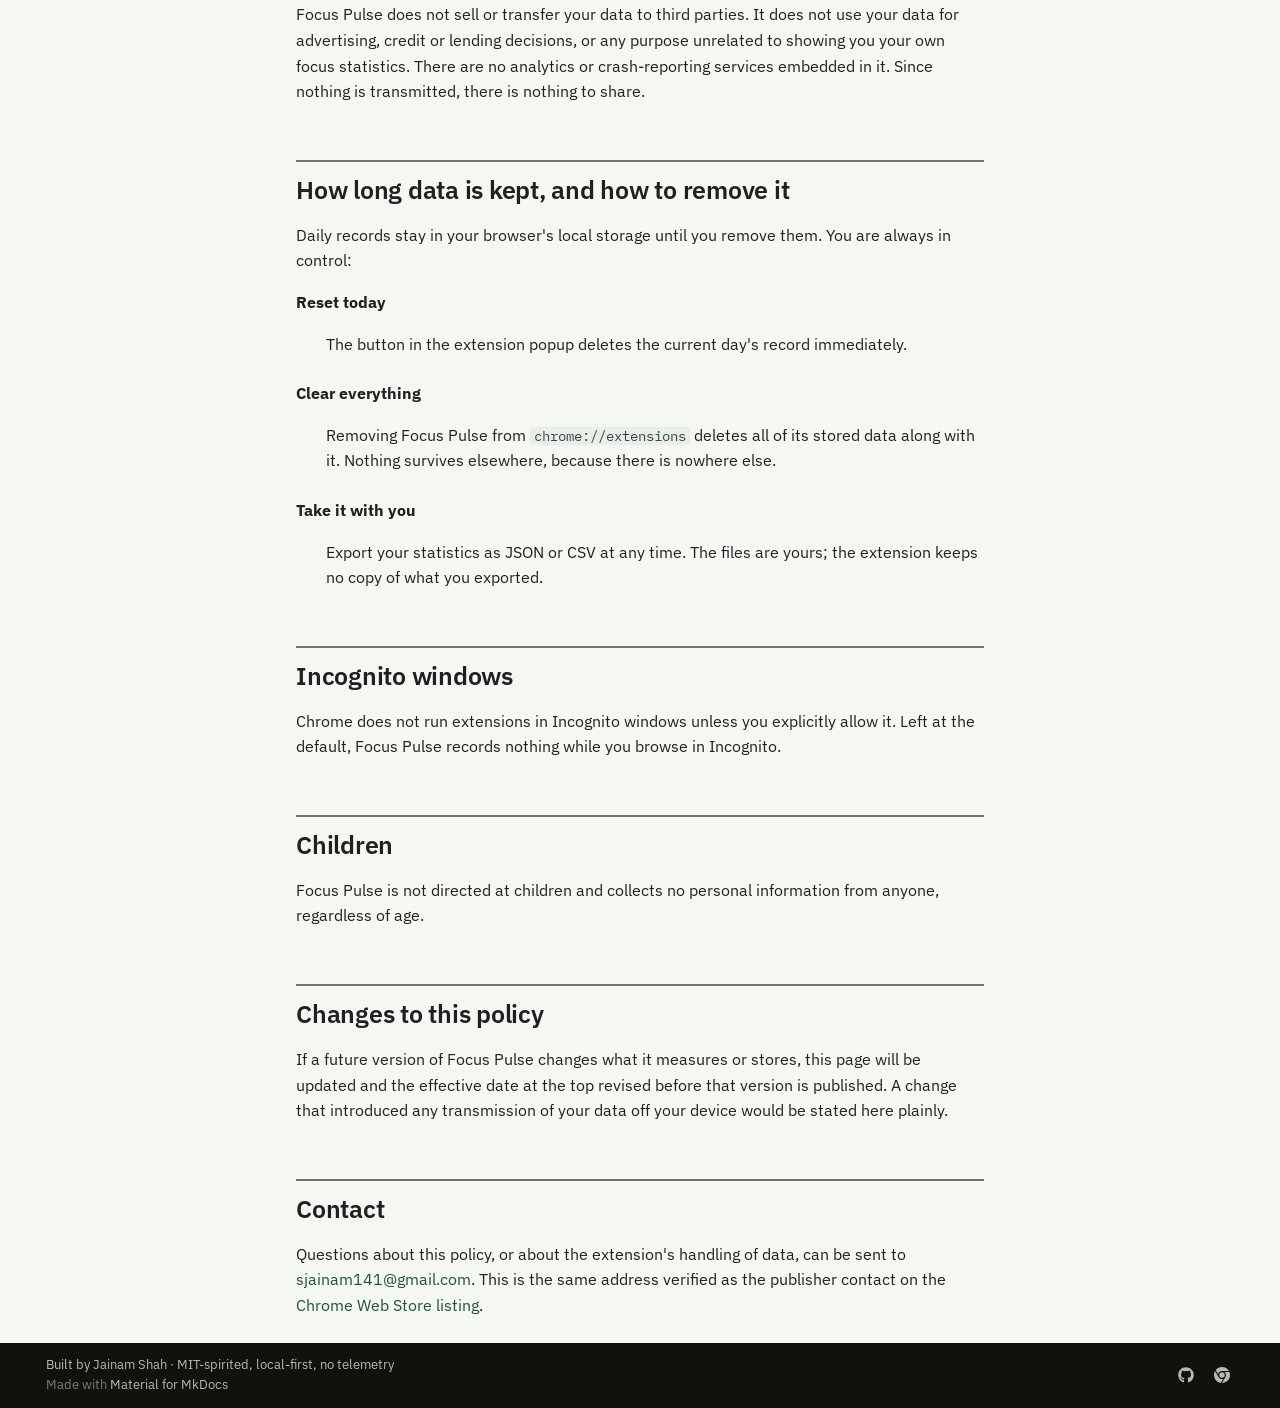
<file: privacy/index.html>
<!doctype html>
<html lang="en" class="no-js">
  <head>
    
      <meta charset="utf-8">
      <meta name="viewport" content="width=device-width,initial-scale=1">
      
        <meta name="description" content="Focus Pulse's privacy policy. Everything it measures stays on your device — no servers, no accounts, no third parties.">
      
      
        <meta name="author" content="Jainam Shah">
      
      
        <link rel="canonical" href="https://jainam249.github.io/browser-focus-tracker/privacy/">
      
      
        <link rel="prev" href="../how-it-works/">
      
      
        <link rel="next" href="../changelog/">
      
      
        
      
      
      <link rel="icon" href="../assets/images/favicon.png">
      <meta name="generator" content="mkdocs-1.6.1, mkdocs-material-9.7.7">
    
    
      
        <title>Privacy Policy - Focus Pulse</title>
      
    
    
      <link rel="stylesheet" href="../assets/stylesheets/main.ec1eaa64.min.css">
      
        
        <link rel="stylesheet" href="../assets/stylesheets/palette.ab4e12ef.min.css">
      
      


    
    
      
    
    
      
        
        
        <link rel="preconnect" href="https://fonts.gstatic.com" crossorigin>
        <link rel="stylesheet" href="https://fonts.googleapis.com/css?family=IBM+Plex+Sans:300,300i,400,400i,700,700i%7CIBM+Plex+Mono:400,400i,700,700i&display=fallback">
        <style>:root{--md-text-font:"IBM Plex Sans";--md-code-font:"IBM Plex Mono"}</style>
      
    
    
      <link rel="stylesheet" href="../stylesheets/extra.css">
    
    <script>__md_scope=new URL("..",location),__md_hash=e=>[...e].reduce(((e,_)=>(e<<5)-e+_.charCodeAt(0)),0),__md_get=(e,_=localStorage,t=__md_scope)=>JSON.parse(_.getItem(t.pathname+"."+e)),__md_set=(e,_,t=localStorage,a=__md_scope)=>{try{t.setItem(a.pathname+"."+e,JSON.stringify(_))}catch(e){}}</script>
    
      

    
    
  </head>
  
  
    
    
      
    
    
    
    
    <body dir="ltr" data-md-color-scheme="default" data-md-color-primary="custom" data-md-color-accent="custom">
  
    
    <input class="md-toggle" data-md-toggle="drawer" type="checkbox" id="__drawer" autocomplete="off">
    <input class="md-toggle" data-md-toggle="search" type="checkbox" id="__search" autocomplete="off">
    <label class="md-overlay" for="__drawer"></label>
    <div data-md-component="skip">
      
        
        <a href="#privacy-policy" class="md-skip">
          Skip to content
        </a>
      
    </div>
    <div data-md-component="announce">
      
    </div>
    
    
      

  

<header class="md-header md-header--shadow" data-md-component="header">
  <nav class="md-header__inner md-grid" aria-label="Header">
    <a href=".." title="Focus Pulse" class="md-header__button md-logo" aria-label="Focus Pulse" data-md-component="logo">
      
  
  <svg xmlns="http://www.w3.org/2000/svg" viewBox="0 0 24 24"><path d="M12 8a3 3 0 0 0 3-3 3 3 0 0 0-3-3 3 3 0 0 0-3 3 3 3 0 0 0 3 3m0 3.54C9.64 9.35 6.5 8 3 8v11c3.5 0 6.64 1.35 9 3.54 2.36-2.19 5.5-3.54 9-3.54V8c-3.5 0-6.64 1.35-9 3.54"/></svg>

    </a>
    <label class="md-header__button md-icon" for="__drawer">
      
      <svg xmlns="http://www.w3.org/2000/svg" viewBox="0 0 24 24"><path d="M3 6h18v2H3zm0 5h18v2H3zm0 5h18v2H3z"/></svg>
    </label>
    <div class="md-header__title" data-md-component="header-title">
      <div class="md-header__ellipsis">
        <div class="md-header__topic">
          <span class="md-ellipsis">
            Focus Pulse
          </span>
        </div>
        <div class="md-header__topic" data-md-component="header-topic">
          <span class="md-ellipsis">
            
              Privacy Policy
            
          </span>
        </div>
      </div>
    </div>
    
      
        <form class="md-header__option" data-md-component="palette">
  
    
    
    
    <input class="md-option" data-md-color-media="(prefers-color-scheme: light)" data-md-color-scheme="default" data-md-color-primary="custom" data-md-color-accent="custom"  aria-label="Switch to dark mode"  type="radio" name="__palette" id="__palette_0">
    
      <label class="md-header__button md-icon" title="Switch to dark mode" for="__palette_1" hidden>
        <svg xmlns="http://www.w3.org/2000/svg" viewBox="0 0 24 24"><path d="m17.75 4.09-2.53 1.94.91 3.06-2.63-1.81-2.63 1.81.91-3.06-2.53-1.94L12.44 4l1.06-3 1.06 3zm3.5 6.91-1.64 1.25.59 1.98-1.7-1.17-1.7 1.17.59-1.98L15.75 11l2.06-.05L18.5 9l.69 1.95zm-2.28 4.95c.83-.08 1.72 1.1 1.19 1.85-.32.45-.66.87-1.08 1.27C15.17 23 8.84 23 4.94 19.07c-3.91-3.9-3.91-10.24 0-14.14.4-.4.82-.76 1.27-1.08.75-.53 1.93.36 1.85 1.19-.27 2.86.69 5.83 2.89 8.02a9.96 9.96 0 0 0 8.02 2.89m-1.64 2.02a12.08 12.08 0 0 1-7.8-3.47c-2.17-2.19-3.33-5-3.49-7.82-2.81 3.14-2.7 7.96.31 10.98 3.02 3.01 7.84 3.12 10.98.31"/></svg>
      </label>
    
  
    
    
    
    <input class="md-option" data-md-color-media="(prefers-color-scheme: dark)" data-md-color-scheme="slate" data-md-color-primary="custom" data-md-color-accent="custom"  aria-label="Switch to light mode"  type="radio" name="__palette" id="__palette_1">
    
      <label class="md-header__button md-icon" title="Switch to light mode" for="__palette_0" hidden>
        <svg xmlns="http://www.w3.org/2000/svg" viewBox="0 0 24 24"><path d="M12 7a5 5 0 0 1 5 5 5 5 0 0 1-5 5 5 5 0 0 1-5-5 5 5 0 0 1 5-5m0 2a3 3 0 0 0-3 3 3 3 0 0 0 3 3 3 3 0 0 0 3-3 3 3 0 0 0-3-3m0-7 2.39 3.42C13.65 5.15 12.84 5 12 5s-1.65.15-2.39.42zM3.34 7l4.16-.35A7.2 7.2 0 0 0 5.94 8.5c-.44.74-.69 1.5-.83 2.29zm.02 10 1.76-3.77a7.131 7.131 0 0 0 2.38 4.14zM20.65 7l-1.77 3.79a7.02 7.02 0 0 0-2.38-4.15zm-.01 10-4.14.36c.59-.51 1.12-1.14 1.54-1.86.42-.73.69-1.5.83-2.29zM12 22l-2.41-3.44c.74.27 1.55.44 2.41.44.82 0 1.63-.17 2.37-.44z"/></svg>
      </label>
    
  
</form>
      
    
    
      <script>var palette=__md_get("__palette");if(palette&&palette.color){if("(prefers-color-scheme)"===palette.color.media){var media=matchMedia("(prefers-color-scheme: light)"),input=document.querySelector(media.matches?"[data-md-color-media='(prefers-color-scheme: light)']":"[data-md-color-media='(prefers-color-scheme: dark)']");palette.color.media=input.getAttribute("data-md-color-media"),palette.color.scheme=input.getAttribute("data-md-color-scheme"),palette.color.primary=input.getAttribute("data-md-color-primary"),palette.color.accent=input.getAttribute("data-md-color-accent")}for(var[key,value]of Object.entries(palette.color))document.body.setAttribute("data-md-color-"+key,value)}</script>
    
    
    
      
      
        <label class="md-header__button md-icon" for="__search">
          
          <svg xmlns="http://www.w3.org/2000/svg" viewBox="0 0 24 24"><path d="M9.5 3A6.5 6.5 0 0 1 16 9.5c0 1.61-.59 3.09-1.56 4.23l.27.27h.79l5 5-1.5 1.5-5-5v-.79l-.27-.27A6.52 6.52 0 0 1 9.5 16 6.5 6.5 0 0 1 3 9.5 6.5 6.5 0 0 1 9.5 3m0 2C7 5 5 7 5 9.5S7 14 9.5 14 14 12 14 9.5 12 5 9.5 5"/></svg>
        </label>
        <div class="md-search" data-md-component="search" role="dialog">
  <label class="md-search__overlay" for="__search"></label>
  <div class="md-search__inner" role="search">
    <form class="md-search__form" name="search">
      <input type="text" class="md-search__input" name="query" aria-label="Search" placeholder="Search" autocapitalize="off" autocorrect="off" autocomplete="off" spellcheck="false" data-md-component="search-query" required>
      <label class="md-search__icon md-icon" for="__search">
        
        <svg xmlns="http://www.w3.org/2000/svg" viewBox="0 0 24 24"><path d="M9.5 3A6.5 6.5 0 0 1 16 9.5c0 1.61-.59 3.09-1.56 4.23l.27.27h.79l5 5-1.5 1.5-5-5v-.79l-.27-.27A6.52 6.52 0 0 1 9.5 16 6.5 6.5 0 0 1 3 9.5 6.5 6.5 0 0 1 9.5 3m0 2C7 5 5 7 5 9.5S7 14 9.5 14 14 12 14 9.5 12 5 9.5 5"/></svg>
        
        <svg xmlns="http://www.w3.org/2000/svg" viewBox="0 0 24 24"><path d="M20 11v2H8l5.5 5.5-1.42 1.42L4.16 12l7.92-7.92L13.5 5.5 8 11z"/></svg>
      </label>
      <nav class="md-search__options" aria-label="Search">
        
        <button type="reset" class="md-search__icon md-icon" title="Clear" aria-label="Clear" tabindex="-1">
          
          <svg xmlns="http://www.w3.org/2000/svg" viewBox="0 0 24 24"><path d="M19 6.41 17.59 5 12 10.59 6.41 5 5 6.41 10.59 12 5 17.59 6.41 19 12 13.41 17.59 19 19 17.59 13.41 12z"/></svg>
        </button>
      </nav>
      
        <div class="md-search__suggest" data-md-component="search-suggest"></div>
      
    </form>
    <div class="md-search__output">
      <div class="md-search__scrollwrap" tabindex="0" data-md-scrollfix>
        <div class="md-search-result" data-md-component="search-result">
          <div class="md-search-result__meta">
            Initializing search
          </div>
          <ol class="md-search-result__list" role="presentation"></ol>
        </div>
      </div>
    </div>
  </div>
</div>
      
    
    
      <div class="md-header__source">
        <a href="https://github.com/Jainam249/browser-focus-tracker" title="Go to repository" class="md-source" data-md-component="source">
  <div class="md-source__icon md-icon">
    
    <svg xmlns="http://www.w3.org/2000/svg" viewBox="0 0 512 512"><!--! Font Awesome Free 7.1.0 by @fontawesome - https://fontawesome.com License - https://fontawesome.com/license/free (Icons: CC BY 4.0, Fonts: SIL OFL 1.1, Code: MIT License) Copyright 2025 Fonticons, Inc.--><path d="M173.9 397.4c0 2-2.3 3.6-5.2 3.6-3.3.3-5.6-1.3-5.6-3.6 0-2 2.3-3.6 5.2-3.6 3-.3 5.6 1.3 5.6 3.6m-31.1-4.5c-.7 2 1.3 4.3 4.3 4.9 2.6 1 5.6 0 6.2-2s-1.3-4.3-4.3-5.2c-2.6-.7-5.5.3-6.2 2.3m44.2-1.7c-2.9.7-4.9 2.6-4.6 4.9.3 2 2.9 3.3 5.9 2.6 2.9-.7 4.9-2.6 4.6-4.6-.3-1.9-3-3.2-5.9-2.9M252.8 8C114.1 8 8 113.3 8 252c0 110.9 69.8 205.8 169.5 239.2 12.8 2.3 17.3-5.6 17.3-12.1 0-6.2-.3-40.4-.3-61.4 0 0-70 15-84.7-29.8 0 0-11.4-29.1-27.8-36.6 0 0-22.9-15.7 1.6-15.4 0 0 24.9 2 38.6 25.8 21.9 38.6 58.6 27.5 72.9 20.9 2.3-16 8.8-27.1 16-33.7-55.9-6.2-112.3-14.3-112.3-110.5 0-27.5 7.6-41.3 23.6-58.9-2.6-6.5-11.1-33.3 2.6-67.9 20.9-6.5 69 27 69 27 20-5.6 41.5-8.5 62.8-8.5s42.8 2.9 62.8 8.5c0 0 48.1-33.6 69-27 13.7 34.7 5.2 61.4 2.6 67.9 16 17.7 25.8 31.5 25.8 58.9 0 96.5-58.9 104.2-114.8 110.5 9.2 7.9 17 22.9 17 46.4 0 33.7-.3 75.4-.3 83.6 0 6.5 4.6 14.4 17.3 12.1C436.2 457.8 504 362.9 504 252 504 113.3 391.5 8 252.8 8M105.2 352.9c-1.3 1-1 3.3.7 5.2 1.6 1.6 3.9 2.3 5.2 1 1.3-1 1-3.3-.7-5.2-1.6-1.6-3.9-2.3-5.2-1m-10.8-8.1c-.7 1.3.3 2.9 2.3 3.9 1.6 1 3.6.7 4.3-.7.7-1.3-.3-2.9-2.3-3.9-2-.6-3.6-.3-4.3.7m32.4 35.6c-1.6 1.3-1 4.3 1.3 6.2 2.3 2.3 5.2 2.6 6.5 1 1.3-1.3.7-4.3-1.3-6.2-2.2-2.3-5.2-2.6-6.5-1m-11.4-14.7c-1.6 1-1.6 3.6 0 5.9s4.3 3.3 5.6 2.3c1.6-1.3 1.6-3.9 0-6.2-1.4-2.3-4-3.3-5.6-2"/></svg>
  </div>
  <div class="md-source__repository">
    Jainam249/browser-focus-tracker
  </div>
</a>
      </div>
    
  </nav>
  
</header>
    
    <div class="md-container" data-md-component="container">
      
      
        
          
        
      
      <main class="md-main" data-md-component="main">
        <div class="md-main__inner md-grid">
          
            
              
              <div class="md-sidebar md-sidebar--primary" data-md-component="sidebar" data-md-type="navigation" >
                <div class="md-sidebar__scrollwrap">
                  <div class="md-sidebar__inner">
                    



<nav class="md-nav md-nav--primary" aria-label="Navigation" data-md-level="0">
  <label class="md-nav__title" for="__drawer">
    <a href=".." title="Focus Pulse" class="md-nav__button md-logo" aria-label="Focus Pulse" data-md-component="logo">
      
  
  <svg xmlns="http://www.w3.org/2000/svg" viewBox="0 0 24 24"><path d="M12 8a3 3 0 0 0 3-3 3 3 0 0 0-3-3 3 3 0 0 0-3 3 3 3 0 0 0 3 3m0 3.54C9.64 9.35 6.5 8 3 8v11c3.5 0 6.64 1.35 9 3.54 2.36-2.19 5.5-3.54 9-3.54V8c-3.5 0-6.64 1.35-9 3.54"/></svg>

    </a>
    Focus Pulse
  </label>
  
    <div class="md-nav__source">
      <a href="https://github.com/Jainam249/browser-focus-tracker" title="Go to repository" class="md-source" data-md-component="source">
  <div class="md-source__icon md-icon">
    
    <svg xmlns="http://www.w3.org/2000/svg" viewBox="0 0 512 512"><!--! Font Awesome Free 7.1.0 by @fontawesome - https://fontawesome.com License - https://fontawesome.com/license/free (Icons: CC BY 4.0, Fonts: SIL OFL 1.1, Code: MIT License) Copyright 2025 Fonticons, Inc.--><path d="M173.9 397.4c0 2-2.3 3.6-5.2 3.6-3.3.3-5.6-1.3-5.6-3.6 0-2 2.3-3.6 5.2-3.6 3-.3 5.6 1.3 5.6 3.6m-31.1-4.5c-.7 2 1.3 4.3 4.3 4.9 2.6 1 5.6 0 6.2-2s-1.3-4.3-4.3-5.2c-2.6-.7-5.5.3-6.2 2.3m44.2-1.7c-2.9.7-4.9 2.6-4.6 4.9.3 2 2.9 3.3 5.9 2.6 2.9-.7 4.9-2.6 4.6-4.6-.3-1.9-3-3.2-5.9-2.9M252.8 8C114.1 8 8 113.3 8 252c0 110.9 69.8 205.8 169.5 239.2 12.8 2.3 17.3-5.6 17.3-12.1 0-6.2-.3-40.4-.3-61.4 0 0-70 15-84.7-29.8 0 0-11.4-29.1-27.8-36.6 0 0-22.9-15.7 1.6-15.4 0 0 24.9 2 38.6 25.8 21.9 38.6 58.6 27.5 72.9 20.9 2.3-16 8.8-27.1 16-33.7-55.9-6.2-112.3-14.3-112.3-110.5 0-27.5 7.6-41.3 23.6-58.9-2.6-6.5-11.1-33.3 2.6-67.9 20.9-6.5 69 27 69 27 20-5.6 41.5-8.5 62.8-8.5s42.8 2.9 62.8 8.5c0 0 48.1-33.6 69-27 13.7 34.7 5.2 61.4 2.6 67.9 16 17.7 25.8 31.5 25.8 58.9 0 96.5-58.9 104.2-114.8 110.5 9.2 7.9 17 22.9 17 46.4 0 33.7-.3 75.4-.3 83.6 0 6.5 4.6 14.4 17.3 12.1C436.2 457.8 504 362.9 504 252 504 113.3 391.5 8 252.8 8M105.2 352.9c-1.3 1-1 3.3.7 5.2 1.6 1.6 3.9 2.3 5.2 1 1.3-1 1-3.3-.7-5.2-1.6-1.6-3.9-2.3-5.2-1m-10.8-8.1c-.7 1.3.3 2.9 2.3 3.9 1.6 1 3.6.7 4.3-.7.7-1.3-.3-2.9-2.3-3.9-2-.6-3.6-.3-4.3.7m32.4 35.6c-1.6 1.3-1 4.3 1.3 6.2 2.3 2.3 5.2 2.6 6.5 1 1.3-1.3.7-4.3-1.3-6.2-2.2-2.3-5.2-2.6-6.5-1m-11.4-14.7c-1.6 1-1.6 3.6 0 5.9s4.3 3.3 5.6 2.3c1.6-1.3 1.6-3.9 0-6.2-1.4-2.3-4-3.3-5.6-2"/></svg>
  </div>
  <div class="md-source__repository">
    Jainam249/browser-focus-tracker
  </div>
</a>
    </div>
  
  <ul class="md-nav__list" data-md-scrollfix>
    
      
      
  
  
  
  
    <li class="md-nav__item">
      <a href=".." class="md-nav__link">
        
  
  
  <span class="md-ellipsis">
    
  
    Overview
  

    
  </span>
  
  

      </a>
    </li>
  

    
      
      
  
  
  
  
    <li class="md-nav__item">
      <a href="../install/" class="md-nav__link">
        
  
  
  <span class="md-ellipsis">
    
  
    Install
  

    
  </span>
  
  

      </a>
    </li>
  

    
      
      
  
  
  
  
    <li class="md-nav__item">
      <a href="../how-it-works/" class="md-nav__link">
        
  
  
  <span class="md-ellipsis">
    
  
    How it works
  

    
  </span>
  
  

      </a>
    </li>
  

    
      
      
  
  
    
  
  
  
    <li class="md-nav__item md-nav__item--active">
      
      <input class="md-nav__toggle md-toggle" type="checkbox" id="__toc">
      
      
        
      
      
        <label class="md-nav__link md-nav__link--active" for="__toc">
          
  
  
  <span class="md-ellipsis">
    
  
    Privacy
  

    
  </span>
  
  

          <span class="md-nav__icon md-icon"></span>
        </label>
      
      <a href="./" class="md-nav__link md-nav__link--active">
        
  
  
  <span class="md-ellipsis">
    
  
    Privacy
  

    
  </span>
  
  

      </a>
      
        

<nav class="md-nav md-nav--secondary" aria-label="Table of contents">
  
  
  
    
  
  
    <label class="md-nav__title" for="__toc">
      <span class="md-nav__icon md-icon"></span>
      Table of contents
    </label>
    <ul class="md-nav__list" data-md-component="toc" data-md-scrollfix>
      
        <li class="md-nav__item">
  <a href="#the-short-version" class="md-nav__link">
    <span class="md-ellipsis">
      
        The short version
      
    </span>
  </a>
  
</li>
      
        <li class="md-nav__item">
  <a href="#what-focus-pulse-stores-on-your-device" class="md-nav__link">
    <span class="md-ellipsis">
      
        What Focus Pulse stores on your device
      
    </span>
  </a>
  
</li>
      
        <li class="md-nav__item">
  <a href="#what-it-never-touches" class="md-nav__link">
    <span class="md-ellipsis">
      
        What it never touches
      
    </span>
  </a>
  
</li>
      
        <li class="md-nav__item">
  <a href="#why-each-permission-is-requested" class="md-nav__link">
    <span class="md-ellipsis">
      
        Why each permission is requested
      
    </span>
  </a>
  
</li>
      
        <li class="md-nav__item">
  <a href="#no-remote-code" class="md-nav__link">
    <span class="md-ellipsis">
      
        No remote code
      
    </span>
  </a>
  
</li>
      
        <li class="md-nav__item">
  <a href="#sharing-selling-and-analytics" class="md-nav__link">
    <span class="md-ellipsis">
      
        Sharing, selling, and analytics
      
    </span>
  </a>
  
</li>
      
        <li class="md-nav__item">
  <a href="#how-long-data-is-kept-and-how-to-remove-it" class="md-nav__link">
    <span class="md-ellipsis">
      
        How long data is kept, and how to remove it
      
    </span>
  </a>
  
</li>
      
        <li class="md-nav__item">
  <a href="#incognito-windows" class="md-nav__link">
    <span class="md-ellipsis">
      
        Incognito windows
      
    </span>
  </a>
  
</li>
      
        <li class="md-nav__item">
  <a href="#children" class="md-nav__link">
    <span class="md-ellipsis">
      
        Children
      
    </span>
  </a>
  
</li>
      
        <li class="md-nav__item">
  <a href="#changes-to-this-policy" class="md-nav__link">
    <span class="md-ellipsis">
      
        Changes to this policy
      
    </span>
  </a>
  
</li>
      
        <li class="md-nav__item">
  <a href="#contact" class="md-nav__link">
    <span class="md-ellipsis">
      
        Contact
      
    </span>
  </a>
  
</li>
      
    </ul>
  
</nav>
      
    </li>
  

    
      
      
  
  
  
  
    <li class="md-nav__item">
      <a href="../changelog/" class="md-nav__link">
        
  
  
  <span class="md-ellipsis">
    
  
    Changelog
  

    
  </span>
  
  

      </a>
    </li>
  

    
  </ul>
</nav>
                  </div>
                </div>
              </div>
            
            
              
              <div class="md-sidebar md-sidebar--secondary" data-md-component="sidebar" data-md-type="toc" >
                <div class="md-sidebar__scrollwrap">
                  <div class="md-sidebar__inner">
                    

<nav class="md-nav md-nav--secondary" aria-label="Table of contents">
  
  
  
    
  
  
    <label class="md-nav__title" for="__toc">
      <span class="md-nav__icon md-icon"></span>
      Table of contents
    </label>
    <ul class="md-nav__list" data-md-component="toc" data-md-scrollfix>
      
        <li class="md-nav__item">
  <a href="#the-short-version" class="md-nav__link">
    <span class="md-ellipsis">
      
        The short version
      
    </span>
  </a>
  
</li>
      
        <li class="md-nav__item">
  <a href="#what-focus-pulse-stores-on-your-device" class="md-nav__link">
    <span class="md-ellipsis">
      
        What Focus Pulse stores on your device
      
    </span>
  </a>
  
</li>
      
        <li class="md-nav__item">
  <a href="#what-it-never-touches" class="md-nav__link">
    <span class="md-ellipsis">
      
        What it never touches
      
    </span>
  </a>
  
</li>
      
        <li class="md-nav__item">
  <a href="#why-each-permission-is-requested" class="md-nav__link">
    <span class="md-ellipsis">
      
        Why each permission is requested
      
    </span>
  </a>
  
</li>
      
        <li class="md-nav__item">
  <a href="#no-remote-code" class="md-nav__link">
    <span class="md-ellipsis">
      
        No remote code
      
    </span>
  </a>
  
</li>
      
        <li class="md-nav__item">
  <a href="#sharing-selling-and-analytics" class="md-nav__link">
    <span class="md-ellipsis">
      
        Sharing, selling, and analytics
      
    </span>
  </a>
  
</li>
      
        <li class="md-nav__item">
  <a href="#how-long-data-is-kept-and-how-to-remove-it" class="md-nav__link">
    <span class="md-ellipsis">
      
        How long data is kept, and how to remove it
      
    </span>
  </a>
  
</li>
      
        <li class="md-nav__item">
  <a href="#incognito-windows" class="md-nav__link">
    <span class="md-ellipsis">
      
        Incognito windows
      
    </span>
  </a>
  
</li>
      
        <li class="md-nav__item">
  <a href="#children" class="md-nav__link">
    <span class="md-ellipsis">
      
        Children
      
    </span>
  </a>
  
</li>
      
        <li class="md-nav__item">
  <a href="#changes-to-this-policy" class="md-nav__link">
    <span class="md-ellipsis">
      
        Changes to this policy
      
    </span>
  </a>
  
</li>
      
        <li class="md-nav__item">
  <a href="#contact" class="md-nav__link">
    <span class="md-ellipsis">
      
        Contact
      
    </span>
  </a>
  
</li>
      
    </ul>
  
</nav>
                  </div>
                </div>
              </div>
            
          
          
            <div class="md-content" data-md-component="content">
              
              <article class="md-content__inner md-typeset">
                
                  


  
    <a href="https://github.com/Jainam249/browser-focus-tracker/edit/main/docs/privacy.md" title="Edit this page" class="md-content__button md-icon" rel="edit">
      
      <svg xmlns="http://www.w3.org/2000/svg" viewBox="0 0 24 24"><path d="M10 20H6V4h7v5h5v3.1l2-2V8l-6-6H6c-1.1 0-2 .9-2 2v16c0 1.1.9 2 2 2h4zm10.2-7c.1 0 .3.1.4.2l1.3 1.3c.2.2.2.6 0 .8l-1 1-2.1-2.1 1-1c.1-.1.2-.2.4-.2m0 3.9L14.1 23H12v-2.1l6.1-6.1z"/></svg>
    </a>
  
  


<h1 id="privacy-policy">Privacy Policy<a class="headerlink" href="#privacy-policy" title="Link to this section">&para;</a></h1>
<p><strong>Focus Pulse &middot; Chrome Extension</strong>
Effective 20 August 2026 &middot; Applies to version 1.0</p>
<p>Focus Pulse measures how you spend your own browsing time and shows it back to
you. Every measurement it takes is stored on your computer, in your browser, and
stays there. There is no server to send it to.</p>
<div class="ft-facts">
<div class="ft-fact"><b>0</b><span>network requests made by the extension</span></div>
<div class="ft-fact"><b>0</b><span>third parties with access to your data</span></div>
<div class="ft-fact"><b>No</b><span>account, login, or cloud sync</span></div>
<div class="ft-fact"><b>Local</b><span>storage only, erased when you uninstall</span></div>
</div>
<h2 id="the-short-version">The short version<a class="headerlink" href="#the-short-version" title="Link to this section">&para;</a></h2>
<ul>
<li>Focus Pulse records which website domain is in your active tab and for how
  long, so it can show you a daily focus score.</li>
<li>That information is written to your browser's local extension storage. It is
  never uploaded, transmitted, shared, or sold.</li>
<li>The extension contains no analytics, no tracking pixels, no advertising, and
  no code loaded from the internet.</li>
<li>Your data leaves your device only when you click an export button, and then it
  goes straight to your own Downloads folder.</li>
<li>Uninstalling the extension deletes everything it stored.</li>
</ul>
<h2 id="what-focus-pulse-stores-on-your-device">What Focus Pulse stores on your device<a class="headerlink" href="#what-focus-pulse-stores-on-your-device" title="Link to this section">&para;</a></h2>
<p>For each calendar day, the extension keeps a small record in
<code>chrome.storage.local</code>:</p>
<dl>
<dt><strong>Site hostnames and time totals</strong></dt>
<dd>For example <code>wikipedia.org</code> paired with the number of milliseconds it was the
focused tab. Only the hostname is kept, never the full address of the page.</dd>
<dt><strong>Tab switches</strong></dt>
<dd>A count of how many times you changed active tabs.</dd>
<dt><strong>Short visits</strong></dt>
<dd>A count of sessions that ended almost as soon as they started.</dd>
<dt><strong>Maximum open tabs</strong></dt>
<dd>The highest number of tabs open at once that day.</dd>
<dt><strong>Current session state</strong></dt>
<dd>The hostname you are on right now and when that session began, so a session
survives Chrome suspending the extension. This is cleared each time the
browser restarts.</dd>
</dl>
<p>These daily records accumulate locally to build the historical focus trends shown on the dashboard. The dashboard lets you view trends over 7-day, 15-day and 30-day ranges and switch between Bar Graph and Line Graph visualizations. These display options do not change what browsing data is collected or where it is stored. Nothing else is recorded.</p>
<h2 id="what-it-never-touches">What it never touches<a class="headerlink" href="#what-it-never-touches" title="Link to this section">&para;</a></h2>
<ul>
<li>The content of any page you visit. Focus Pulse injects no scripts into
  websites and cannot read them.</li>
<li>Full URLs, search queries, page titles, or paths. The address of the active
  tab is read only to extract the hostname, and is not retained.</li>
<li>Anything you type — keystrokes, form fields, passwords, messages.</li>
<li>Your name, email address, IP address, or any account identifier. The extension
  has no concept of who you are.</li>
<li>Your location, contacts, files, or download history.</li>
<li>Browser pages such as <code>chrome://</code>, <code>edge://</code>, <code>about:</code>, and extension pages,
  which are skipped entirely.</li>
</ul>
<h2 id="why-each-permission-is-requested">Why each permission is requested<a class="headerlink" href="#why-each-permission-is-requested" title="Link to this section">&para;</a></h2>
<p>Focus Pulse asks for the smallest set of permissions that lets it measure
attention. Every one of them is used entirely on your machine.</p>
<table>
<thead>
<tr>
<th>Permission</th>
<th>What it is used for</th>
<th>Leaves device?</th>
</tr>
</thead>
<tbody>
<tr>
<td><code>tabs</code></td>
<td>Read the active tab's address to derive its hostname, count tab switches and open tabs, and detect whether a tab is playing audio so video time is not mistaken for idle time.</td>
<td><span class="ft-chip">No</span></td>
</tr>
<tr>
<td><code>storage</code></td>
<td>Save your statistics and in-progress session on your own device. Local storage only — never Chrome's account sync.</td>
<td><span class="ft-chip">No</span></td>
</tr>
<tr>
<td><code>idle</code></td>
<td>Notice when you step away or lock the screen, so time away from the computer is not counted as browsing. Only the coarse active / idle / locked state is read.</td>
<td><span class="ft-chip">No</span></td>
</tr>
<tr>
<td><code>alarms</code></td>
<td>Wake the extension once a minute to save the session in progress, so long stretches on one page are not lost when Chrome suspends it.</td>
<td><span class="ft-chip">No</span></td>
</tr>
<tr>
<td><code>downloads</code></td>
<td>Save the JSON, CSV, or weekly report file to your Downloads folder when you click an export button. The extension never downloads anything from the internet and does not read your existing downloads.</td>
<td><span class="ft-chip">Only if you export</span></td>
</tr>
</tbody>
</table>
<h2 id="no-remote-code">No remote code<a class="headerlink" href="#no-remote-code" title="Link to this section">&para;</a></h2>
<p>Everything Focus Pulse runs is included in the package you install from the
Chrome Web Store. It loads no remote scripts, uses no <code>eval()</code> or dynamically
constructed code, fetches no modules or WebAssembly at runtime, and contacts no
server — because it does not have one.</p>
<h2 id="sharing-selling-and-analytics">Sharing, selling, and analytics<a class="headerlink" href="#sharing-selling-and-analytics" title="Link to this section">&para;</a></h2>
<p>Focus Pulse does not sell or transfer your data to third parties. It does not
use your data for advertising, credit or lending decisions, or any purpose
unrelated to showing you your own focus statistics. There are no analytics or
crash-reporting services embedded in it. Since nothing is transmitted, there is
nothing to share.</p>
<h2 id="how-long-data-is-kept-and-how-to-remove-it">How long data is kept, and how to remove it<a class="headerlink" href="#how-long-data-is-kept-and-how-to-remove-it" title="Link to this section">&para;</a></h2>
<p>Daily records stay in your browser's local storage until you remove them. You
are always in control:</p>
<dl>
<dt><strong>Reset today</strong></dt>
<dd>The button in the extension popup deletes the current day's record
immediately.</dd>
<dt><strong>Clear everything</strong></dt>
<dd>Removing Focus Pulse from <code>chrome://extensions</code> deletes all of its stored
data along with it. Nothing survives elsewhere, because there is nowhere else.</dd>
<dt><strong>Take it with you</strong></dt>
<dd>Export your statistics as JSON or CSV at any time. The files are yours; the
extension keeps no copy of what you exported.</dd>
</dl>
<h2 id="incognito-windows">Incognito windows<a class="headerlink" href="#incognito-windows" title="Link to this section">&para;</a></h2>
<p>Chrome does not run extensions in Incognito windows unless you explicitly allow
it. Left at the default, Focus Pulse records nothing while you browse in
Incognito.</p>
<h2 id="children">Children<a class="headerlink" href="#children" title="Link to this section">&para;</a></h2>
<p>Focus Pulse is not directed at children and collects no personal information
from anyone, regardless of age.</p>
<h2 id="changes-to-this-policy">Changes to this policy<a class="headerlink" href="#changes-to-this-policy" title="Link to this section">&para;</a></h2>
<p>If a future version of Focus Pulse changes what it measures or stores, this
page will be updated and the effective date at the top revised before that
version is published. A change that introduced any transmission of your data off
your device would be stated here plainly.</p>
<h2 id="contact">Contact<a class="headerlink" href="#contact" title="Link to this section">&para;</a></h2>
<p>Questions about this policy, or about the extension's handling of data, can be
sent to <a href="&#109;&#97;&#105;&#108;&#116;&#111;&#58;&#115;&#106;&#97;&#105;&#110;&#97;&#109;&#49;&#52;&#49;&#64;&#103;&#109;&#97;&#105;&#108;&#46;&#99;&#111;&#109;">&#115;&#106;&#97;&#105;&#110;&#97;&#109;&#49;&#52;&#49;&#64;&#103;&#109;&#97;&#105;&#108;&#46;&#99;&#111;&#109;</a>. This is the same address verified as the
publisher contact on the
<a href="https://chromewebstore.google.com/detail/focuspulse/gcffkhpmcpjkmjmjeeiigbnjieoaennn">Chrome Web Store listing</a>.</p>







  
  






                
              </article>
            </div>
          
          
<script>var target=document.getElementById(location.hash.slice(1));target&&target.name&&(target.checked=target.name.startsWith("__tabbed_"))</script>
        </div>
        
          <button type="button" class="md-top md-icon" data-md-component="top" hidden>
  
  <svg xmlns="http://www.w3.org/2000/svg" viewBox="0 0 24 24"><path d="M13 20h-2V8l-5.5 5.5-1.42-1.42L12 4.16l7.92 7.92-1.42 1.42L13 8z"/></svg>
  Back to top
</button>
        
      </main>
      
        <footer class="md-footer">
  
  <div class="md-footer-meta md-typeset">
    <div class="md-footer-meta__inner md-grid">
      <div class="md-copyright">
  
    <div class="md-copyright__highlight">
      Built by Jainam Shah &middot; MIT-spirited, local-first, no telemetry
    </div>
  
  
    Made with
    <a href="https://squidfunk.github.io/mkdocs-material/" target="_blank" rel="noopener">
      Material for MkDocs
    </a>
  
</div>
      
        
<div class="md-social">
  
    
    
    
    
    <a href="https://github.com/Jainam249/browser-focus-tracker" target="_blank" rel="noopener" title="Focus Pulse on GitHub" class="md-social__link">
      <svg xmlns="http://www.w3.org/2000/svg" viewBox="0 0 512 512"><!--! Font Awesome Free 7.1.0 by @fontawesome - https://fontawesome.com License - https://fontawesome.com/license/free (Icons: CC BY 4.0, Fonts: SIL OFL 1.1, Code: MIT License) Copyright 2025 Fonticons, Inc.--><path d="M173.9 397.4c0 2-2.3 3.6-5.2 3.6-3.3.3-5.6-1.3-5.6-3.6 0-2 2.3-3.6 5.2-3.6 3-.3 5.6 1.3 5.6 3.6m-31.1-4.5c-.7 2 1.3 4.3 4.3 4.9 2.6 1 5.6 0 6.2-2s-1.3-4.3-4.3-5.2c-2.6-.7-5.5.3-6.2 2.3m44.2-1.7c-2.9.7-4.9 2.6-4.6 4.9.3 2 2.9 3.3 5.9 2.6 2.9-.7 4.9-2.6 4.6-4.6-.3-1.9-3-3.2-5.9-2.9M252.8 8C114.1 8 8 113.3 8 252c0 110.9 69.8 205.8 169.5 239.2 12.8 2.3 17.3-5.6 17.3-12.1 0-6.2-.3-40.4-.3-61.4 0 0-70 15-84.7-29.8 0 0-11.4-29.1-27.8-36.6 0 0-22.9-15.7 1.6-15.4 0 0 24.9 2 38.6 25.8 21.9 38.6 58.6 27.5 72.9 20.9 2.3-16 8.8-27.1 16-33.7-55.9-6.2-112.3-14.3-112.3-110.5 0-27.5 7.6-41.3 23.6-58.9-2.6-6.5-11.1-33.3 2.6-67.9 20.9-6.5 69 27 69 27 20-5.6 41.5-8.5 62.8-8.5s42.8 2.9 62.8 8.5c0 0 48.1-33.6 69-27 13.7 34.7 5.2 61.4 2.6 67.9 16 17.7 25.8 31.5 25.8 58.9 0 96.5-58.9 104.2-114.8 110.5 9.2 7.9 17 22.9 17 46.4 0 33.7-.3 75.4-.3 83.6 0 6.5 4.6 14.4 17.3 12.1C436.2 457.8 504 362.9 504 252 504 113.3 391.5 8 252.8 8M105.2 352.9c-1.3 1-1 3.3.7 5.2 1.6 1.6 3.9 2.3 5.2 1 1.3-1 1-3.3-.7-5.2-1.6-1.6-3.9-2.3-5.2-1m-10.8-8.1c-.7 1.3.3 2.9 2.3 3.9 1.6 1 3.6.7 4.3-.7.7-1.3-.3-2.9-2.3-3.9-2-.6-3.6-.3-4.3.7m32.4 35.6c-1.6 1.3-1 4.3 1.3 6.2 2.3 2.3 5.2 2.6 6.5 1 1.3-1.3.7-4.3-1.3-6.2-2.2-2.3-5.2-2.6-6.5-1m-11.4-14.7c-1.6 1-1.6 3.6 0 5.9s4.3 3.3 5.6 2.3c1.6-1.3 1.6-3.9 0-6.2-1.4-2.3-4-3.3-5.6-2"/></svg>
    </a>
  
    
    
    
    
    <a href="https://chromewebstore.google.com/detail/focuspulse/gcffkhpmcpjkmjmjeeiigbnjieoaennn" target="_blank" rel="noopener" title="Focus Pulse on the Chrome Web Store" class="md-social__link">
      <svg xmlns="http://www.w3.org/2000/svg" viewBox="0 0 512 512"><!--! Font Awesome Free 7.1.0 by @fontawesome - https://fontawesome.com License - https://fontawesome.com/license/free (Icons: CC BY 4.0, Fonts: SIL OFL 1.1, Code: MIT License) Copyright 2025 Fonticons, Inc.--><path d="M0 256c0-46.6 12.5-90.4 34.3-128.9l109.8 191.2C166 357.5 207.9 384 256 384c14.3 0 27.1-2.3 40.8-6.6l-76.3 132.2C95.9 492.3 0 385.3 0 256m365.1 65.6c12.3-19.2 18.9-42.5 18.9-65.6 0-38.2-16.8-72.5-43.3-96h152.7c12 29.6 18.6 62.1 18.6 96 0 141.4-114.6 255.1-256 256zM477.8 128H256c-62.9 0-113.7 44.1-125.5 102.7L54.2 98.5C101 38.5 174 0 256 0c94.8 0 177.5 51.5 221.8 128M344 256a88 88 0 1 1-176 0 88 88 0 1 1 176 0"/></svg>
    </a>
  
</div>
      
    </div>
  </div>
</footer>
      
    </div>
    <div class="md-dialog" data-md-component="dialog">
      <div class="md-dialog__inner md-typeset"></div>
    </div>
    
    
    
      
      
      <script id="__config" type="application/json">{"annotate": null, "base": "..", "features": ["navigation.instant", "navigation.tracking", "navigation.top", "navigation.sections", "content.code.copy", "content.action.edit", "search.suggest", "search.highlight", "toc.follow"], "search": "../assets/javascripts/workers/search.2c215733.min.js", "tags": null, "translations": {"clipboard.copied": "Copied to clipboard", "clipboard.copy": "Copy to clipboard", "search.result.more.one": "1 more on this page", "search.result.more.other": "# more on this page", "search.result.none": "No matching documents", "search.result.one": "1 matching document", "search.result.other": "# matching documents", "search.result.placeholder": "Type to start searching", "search.result.term.missing": "Missing", "select.version": "Select version"}, "version": null}</script>
    
    
      <script src="../assets/javascripts/bundle.d7400e89.min.js"></script>
      
    
  </body>
</html>
</file>
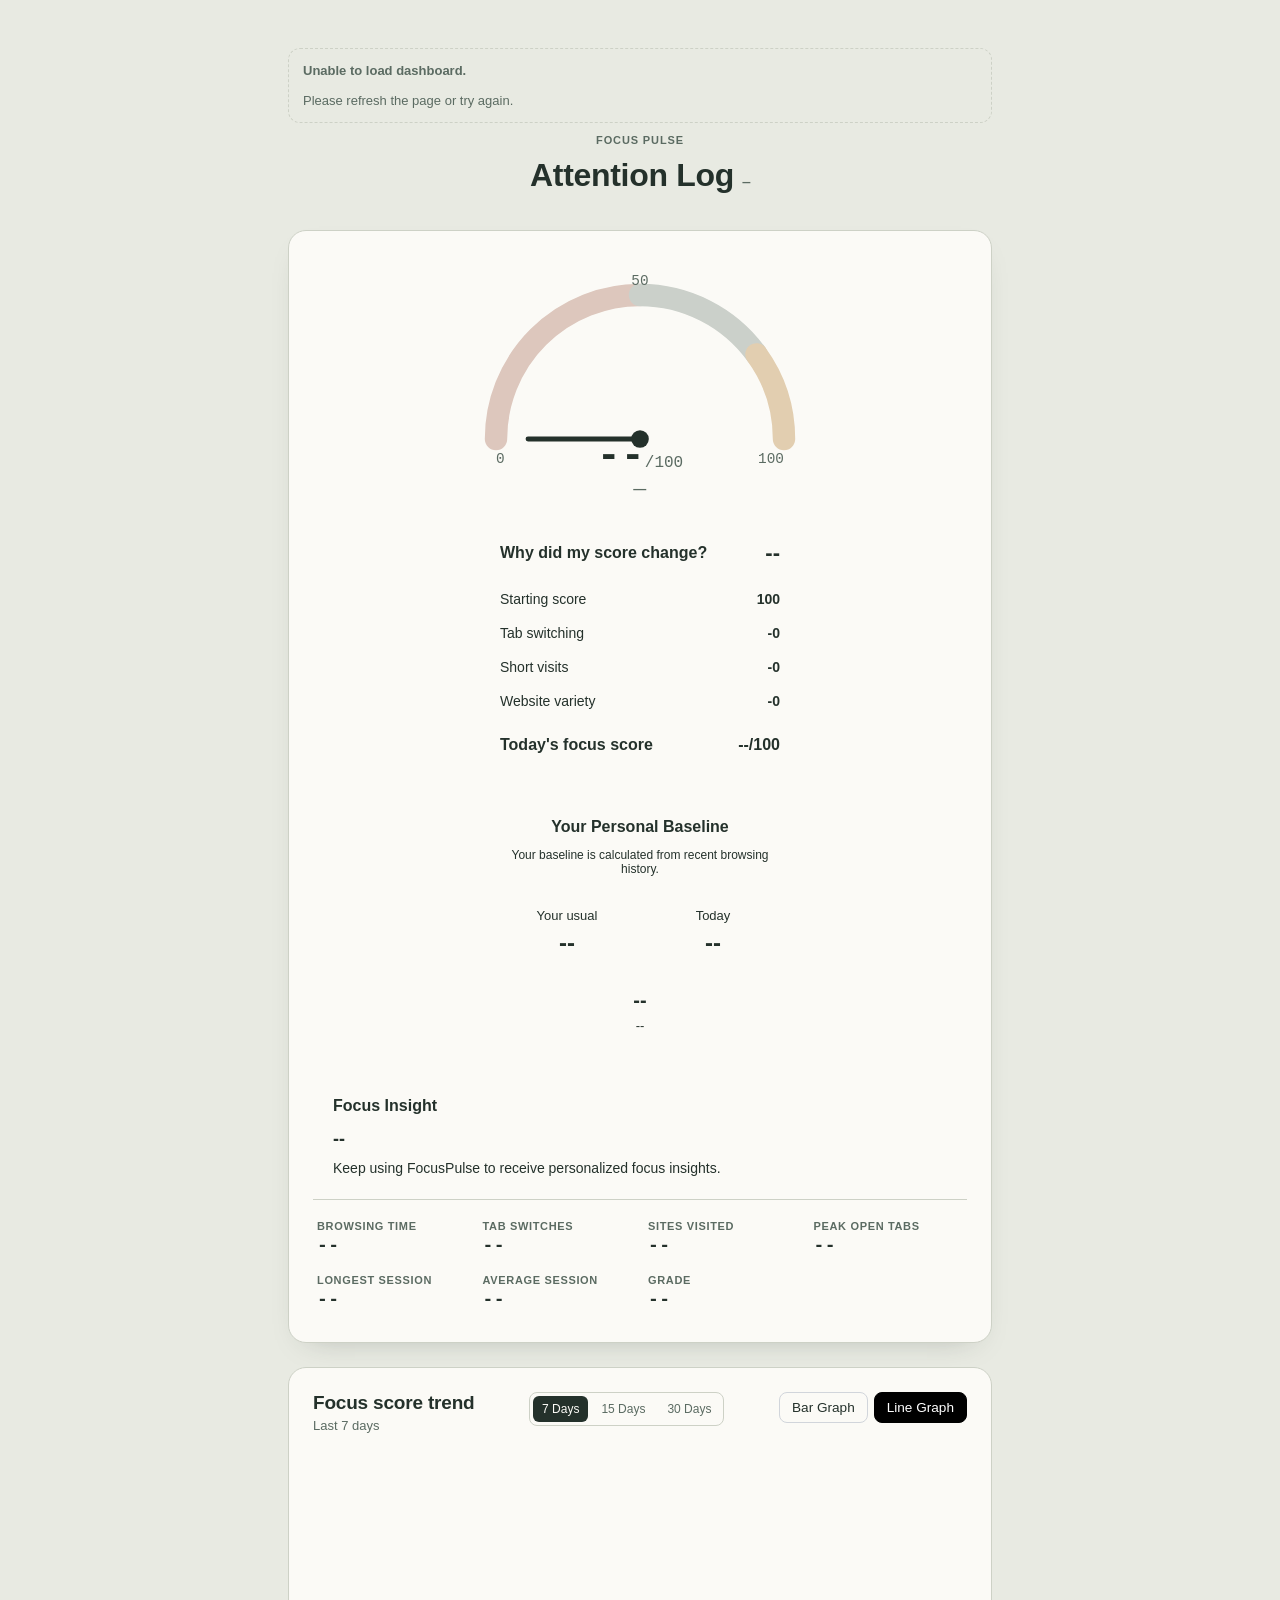
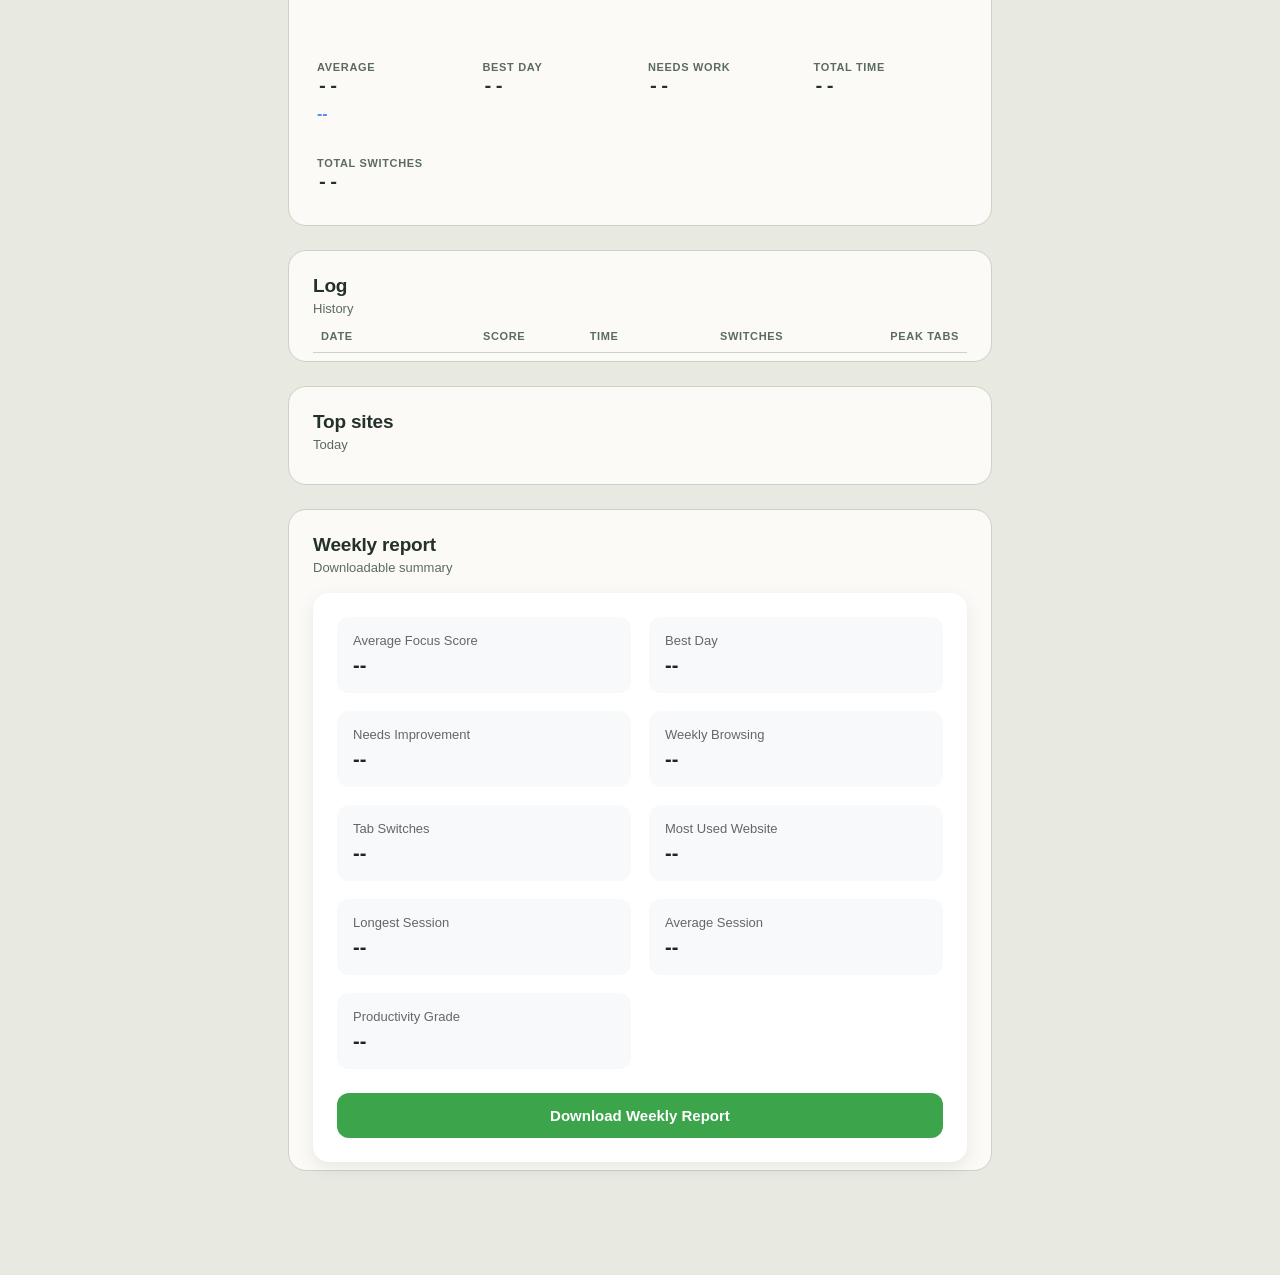
<file: dashboard.html>
<!doctype html>
<html lang="en">
  <head>
    <meta charset="UTF-8" />
    <meta name="viewport" content="width=device-width, initial-scale=1" />
    <title>Focus Pulse — Attention Log</title>
    <link rel="stylesheet" href="tokens.css" />
    <link rel="stylesheet" href="dashboard.css" />
  </head>
  <body>
    <div class="sheet">
      <header class="masthead">
        <p class="label">Focus Pulse</p>
        <h1>Attention Log <span class="dateline" id="dateline">—</span></h1>
      </header>

      <section class="reading" id="readingSection">
        <div class="gauge-wrap">
          <svg viewBox="0 0 200 128" class="gauge" aria-hidden="true">
            <path class="zone zone-low" d="M 10 110 A 90 90 0 0 1 100 20" />
            <path class="zone zone-mid" d="M 100 20 A 90 90 0 0 1 172.8 57.1" />
            <path
              class="zone zone-high"
              d="M 172.8 57.1 A 90 90 0 0 1 190 110"
            />

            <g id="needleGroup" transform="rotate(-90 100 110)">
              <line x1="100" y1="110" x2="100" y2="40" class="needle" />
              <circle cx="100" cy="110" r="5.5" class="pivot" />
            </g>

            <text x="10" y="125" class="tick-label">0</text>
            <text x="100" y="14" class="tick-label" text-anchor="middle">
              50
            </text>
            <text x="190" y="125" class="tick-label" text-anchor="end">
              100
            </text>
          </svg>

          <div class="reading-value">
            <span id="focusScore" class="score">--</span
            ><span class="score-suffix">/100</span>
          </div>

          <p id="focusLabel" class="reading-label">—</p>

          <p class="empty-note" id="emptyNote">
            No signal yet today — browse a bit, then check back.
          </p>
          <div class="score-breakdown" id="scoreBreakdown">
            <div class="breakdown-header">
              <h3>Why did my score change?</h3>
              <span id="breakdownFinalScore">--</span>
            </div>

            <div class="breakdown-row">
              <span>Starting score</span>
              <strong id="startingScore">100</strong>
            </div>

            <div class="breakdown-row">
              <span>Tab switching</span>
              <strong id="switchPenalty">-0</strong>
            </div>

            <div class="breakdown-row">
              <span>Short visits</span>
              <strong id="shortVisitPenalty">-0</strong>
            </div>

            <div class="breakdown-row">
              <span>Website variety</span>
              <strong id="sitePenalty">-0</strong>
            </div>

            <div class="breakdown-total">
              <span>Today's focus score</span>
              <strong id="breakdownScore">--/100</strong>
            </div>
          </div>
          <!-- Personal Baseline -->

          <div class="personal-baseline" id="personalBaseline">
            <div class="baseline-header">
              <h3>Your Personal Baseline</h3>
              <p id="baselineDaysUsed" class="baseline-days-used"></p>
              <p class="baseline-description">
                Your baseline is calculated from recent browsing history.
              </p>
            </div>

            <div id="baselineContent">
              <div class="baseline-stats">
                <div class="baseline-stat">
                  <span>Your usual</span>
                  <strong id="baselineValue">--</strong>
                </div>

                <div class="baseline-stat">
                  <span>Today</span>
                  <strong id="baselineToday">--</strong>
                </div>
              </div>

              <div class="baseline-delta" id="baselineDelta">--</div>

              <div class="baseline-percent" id="baselinePercent">--</div>
            </div>

            <div
              class="baseline-empty"
              id="baselineEmpty"
              style="display: none"
            >
              <p>
                Keep using FocusPulse to build your personal baseline. More data
                will make this comparison meaningful.
              </p>
            </div>
          </div>
        </div>

        <div class="focus-insight" id="focusInsight">
          <div class="focus-insight-header">
            <h3>Focus Insight</h3>
          </div>

          <div class="focus-insight-content">
            <h4 id="focusInsightTitle">--</h4>

            <p id="focusInsightMessage">
              Keep using FocusPulse to receive personalized focus insights.
            </p>
          </div>
        </div>

        <dl class="readouts">
          <div class="readout">
            <dt>Browsing time</dt>
            <dd id="browsingTime">--</dd>
          </div>

          <div class="readout">
            <dt>Tab switches</dt>
            <dd id="switches">--</dd>
          </div>

          <div class="readout">
            <dt>Sites visited</dt>
            <dd id="siteCount">--</dd>
          </div>

          <div class="readout">
            <dt>Peak open tabs</dt>
            <dd id="maxTabs">--</dd>
          </div>

          <div class="readout">
            <dt>Longest session</dt>
            <dd id="longestSession">--</dd>
          </div>

          <div class="readout">
            <dt>Average session</dt>
            <dd id="averageSession">--</dd>
          </div>

          <div class="readout">
            <dt>Grade</dt>
            <dd id="productivityGrade">--</dd>
          </div>
        </dl>
      </section>

      <section class="panel">
        <div class="panel-heading-row">
          <div>
            <h2>Focus score trend</h2>
            <p class="panel-sub" id="trendPeriodLabel">Last 7 days</p>
          </div>

          <div class="trend-range" role="group" aria-label="Focus score range">
            <button class="trend-range-btn is-active" data-range="7">
              7 Days
            </button>
            <button class="trend-range-btn" data-range="15">15 Days</button>
            <button class="trend-range-btn" data-range="30">30 Days</button>
          </div>
          <div class="graph-type" role="group" aria-label="Graph type">
            <button class="graph-type-btn" data-graph="bar">Bar Graph</button>
            <button class="graph-type-btn" data-graph="line">Line Graph</button>
          </div>
        </div>

        <div class="trend" id="trend"></div>

        <dl class="readouts readouts--row">
          <div class="readout">
            <dt>Average</dt>
            <dd id="weeklyAverage">--</dd>
            <p id="weeklyDelta" class="weekly-delta">--</p>
            <p id="weeklyDeltaPeriod" class="panel-sub"></p>
          </div>
          <div class="readout">
            <dt>Best day</dt>
            <dd id="bestDay">--</dd>
          </div>
          <div class="readout">
            <dt>Needs work</dt>
            <dd id="worstDay">--</dd>
          </div>
          <div class="readout">
            <dt>Total time</dt>
            <dd id="weeklyTime">--</dd>
          </div>
          <div class="readout">
            <dt>Total switches</dt>
            <dd id="weeklySwitches">--</dd>
          </div>
        </dl>
      </section>

      <section class="panel">
        <h2>Log</h2>
        <p class="panel-sub">History</p>

        <table class="log">
          <thead>
            <tr>
              <th>Date</th>
              <th>Score</th>
              <th>Time</th>
              <th>Switches</th>
              <th>Peak tabs</th>
            </tr>
          </thead>
          <tbody id="historyBody"></tbody>
        </table>

        <p class="empty-note" id="logEmptyNote">Nothing logged yet.</p>
      </section>

      <section class="panel">
        <div id="topSitesBlock">
          <h2>Top sites</h2>
          <p class="panel-sub">Today</p>
          <ol class="sites" id="topSites"></ol>
        </div>
      </section>

      <section class="panel">
        <h2>Weekly report</h2>
        <p class="panel-sub">Downloadable summary</p>

        <div class="report-card">
          <div class="report-grid">
            <div>
              <span>Average Focus Score</span>
              <strong id="reportAverage">--</strong>
            </div>

            <div>
              <span>Best Day</span>
              <strong id="reportBestDay">--</strong>
            </div>

            <div>
              <span>Needs Improvement</span>
              <strong id="reportWorstDay">--</strong>
            </div>

            <div>
              <span>Weekly Browsing</span>
              <strong id="reportBrowsing">--</strong>
            </div>

            <div>
              <span>Tab Switches</span>
              <strong id="reportSwitches">--</strong>
            </div>

            <div>
              <span>Most Used Website</span>
              <strong id="reportTopSite">--</strong>
            </div>

            <div>
              <span>Longest Session</span>
              <strong id="reportLongest">--</strong>
            </div>

            <div>
              <span>Average Session</span>
              <strong id="reportAverageSession">--</strong>
            </div>

            <div>
              <span>Productivity Grade</span>
              <strong id="reportGrade">--</strong>
            </div>
          </div>

          <button id="downloadWeeklyReport" class="primary-btn">
            Download Weekly Report
          </button>
        </div>
      </section>
    </div>

    <script type="module" src="dashboard.js"></script>

    <div id="toast" class="toast"></div>
  </body>
</html>
</file>
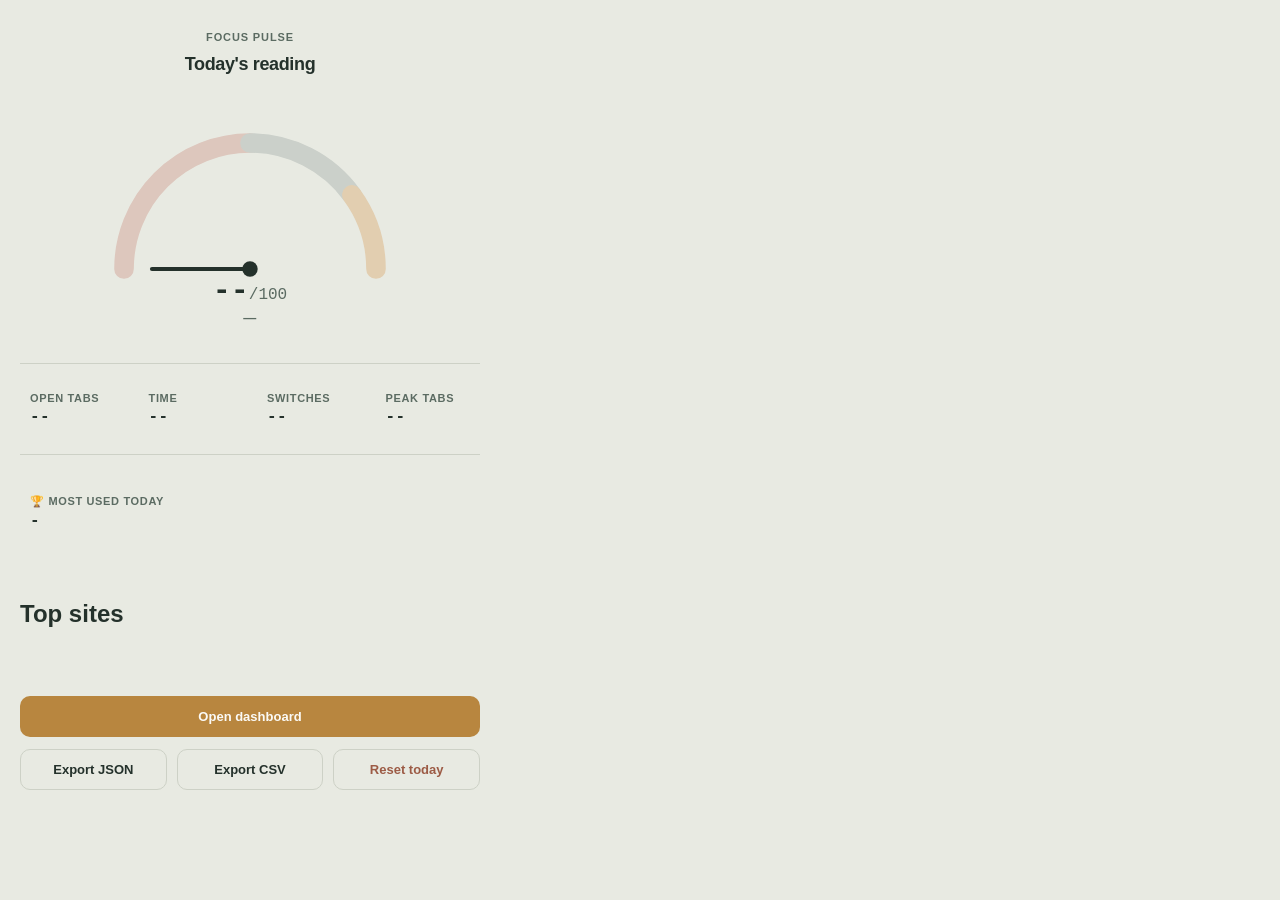
<file: popup.html>
<!doctype html>
<html lang="en">
  <head>
    <meta charset="UTF-8" />
    <title>Focus Pulse</title>
    <link rel="stylesheet" href="tokens.css" />
    <link rel="stylesheet" href="popup.css" />
  </head>
  <body>
    <div class="pop">
      <header class="pop-header">
        <p class="label">Focus Pulse</p>
        <h1>Today's reading</h1>
      </header>

      <section class="pop-reading" id="readingSection">
        <div class="gauge-wrap">
          <svg viewBox="0 0 200 128" class="gauge" aria-hidden="true">
            <path class="zone zone-low" d="M 10 110 A 90 90 0 0 1 100 20" />
            <path class="zone zone-mid" d="M 100 20 A 90 90 0 0 1 172.8 57.1" />
            <path
              class="zone zone-high"
              d="M 172.8 57.1 A 90 90 0 0 1 190 110"
            />

            <g id="needleGroup" transform="rotate(-90 100 110)">
              <line x1="100" y1="110" x2="100" y2="40" class="needle" />
              <circle cx="100" cy="110" r="5.5" class="pivot" />
            </g>
          </svg>

          <div class="reading-value">
            <span id="focusScore" class="score">--</span
            ><span class="score-suffix">/100</span>
          </div>

          <p id="focusLabel" class="reading-label">—</p>
        </div>

        <p class="empty-note" id="emptyNote">
          No browsing activity yet. Browse normally for a few minutes and return
          to see today's productivity insights.
        </p>
      </section>

      <dl class="readouts">
        <div class="readout">
          <dt>Open tabs</dt>
          <dd id="openTabs">--</dd>
        </div>

        <div class="readout" id="totalTimeReadout">
          <dt>Time</dt>
          <dd id="totalTime">--</dd>
        </div>

        <div class="readout" id="switchesReadout">
          <dt>Switches</dt>
          <dd id="switches">--</dd>
        </div>

        <div class="readout" id="maxTabsReadout">
          <dt>Peak tabs</dt>
          <dd id="maxTabs">--</dd>
        </div>
      </dl>

      <div class="readout">
        <dt>🏆 Most Used Today</dt>

        <dd id="topSite">-</dd>
      </div>

      <section class="pop-section">
        <h2>Top sites</h2>
        <ol class="sites" id="sites"></ol>
        <p class="empty-note" id="sitesEmptyNote">Nothing logged yet.</p>
      </section>

      <div class="actions">
        <button id="dashboardBtn" class="btn btn-primary">
          Open dashboard
        </button>

        <div class="actions-row">
          <button id="exportBtn" class="btn btn-ghost">Export JSON</button>

          <button id="exportCsvBtn" class="btn btn-ghost">Export CSV</button>

          <button id="resetBtn" class="btn btn-ghost btn-danger">
            Reset today
          </button>
        </div>
      </div>
    </div>

    <script type="module" src="popup.js"></script>

    <div id="toast" class="toast"></div>
  </body>
</html>
</file>
<file: stylesheets/extra.css>
/* Focus Pulse docs — forest-green identity carried over from the
   extension's own surfaces, so the site doesn't read as stock Material.
   Neutrals are biased slightly green rather than pure grey. */

:root {
  --ft-green: #2E6B47;
  --ft-green-deep: #235238;
  --ft-green-lift: #77C598;
}

/* ---- light scheme ---- */

[data-md-color-scheme="default"] {
  --md-primary-fg-color: var(--ft-green);
  --md-primary-fg-color--light: #3F8259;
  --md-primary-fg-color--dark: var(--ft-green-deep);
  --md-accent-fg-color: var(--ft-green-deep);

  --md-default-bg-color: #F5F7F3;
  --md-typeset-a-color: var(--ft-green-deep);
  --md-code-bg-color: #E9EEE6;
  --md-footer-bg-color: #171B15;
}

/* ---- dark scheme ---- */

[data-md-color-scheme="slate"] {
  --md-primary-fg-color: #1E2A22;
  --md-primary-fg-color--light: #2E6B47;
  --md-primary-fg-color--dark: #141C17;
  --md-accent-fg-color: var(--ft-green-lift);

  --md-hue: 140;
  --md-default-bg-color: #0F120E;
  --md-typeset-a-color: var(--ft-green-lift);
  --md-code-bg-color: #1A201A;
}

/* Headings get a little more presence than Material's default. */

.md-typeset h1,
.md-typeset h2 {
  font-weight: 600;
  letter-spacing: -0.01em;
  text-wrap: balance;
}

.md-typeset h2 {
  border-top: 2px solid var(--md-default-fg-color--light);
  padding-top: 0.5rem;
  margin-top: 2.2em;
}

/* Tables: the permissions table is the centrepiece of the privacy
   page, so give it room and keep the "leaves device" column tight. */

.md-typeset table:not([class]) {
  font-size: 0.76rem;
}

.md-typeset table:not([class]) th {
  font-weight: 600;
  letter-spacing: 0.04em;
  text-transform: uppercase;
  font-size: 0.66rem;
}

/* Facts strip on the overview page. */

.ft-facts {
  display: grid;
  grid-template-columns: repeat(auto-fit, minmax(150px, 1fr));
  gap: 1px;
  background: var(--md-default-fg-color--lightest);
  border: 1px solid var(--md-default-fg-color--lightest);
  border-radius: 3px;
  overflow: hidden;
  margin: 1.4em 0;
}

.ft-fact {
  background: var(--md-default-bg-color);
  padding: 0.9rem 1rem;
}

.ft-fact b {
  display: block;
  font-size: 1.5rem;
  line-height: 1.1;
  color: var(--md-primary-fg-color--light);
  font-variant-numeric: tabular-nums;
}

[data-md-color-scheme="slate"] .ft-fact b {
  color: var(--ft-green-lift);
}

.ft-fact span {
  font-size: 0.72rem;
  color: var(--md-default-fg-color--light);
  line-height: 1.4;
}

/* A "stays on device" chip, reused in the permissions table. */

.ft-chip {
  display: inline-block;
  font-size: 0.64rem;
  letter-spacing: 0.06em;
  text-transform: uppercase;
  color: var(--ft-green-deep);
  background: #E4EEE7;
  border-radius: 999px;
  padding: 0.16rem 0.5rem;
  white-space: nowrap;
}

[data-md-color-scheme="slate"] .ft-chip {
  color: #9BD8B4;
  background: #1A2A20;
}
</file>
<file: tokens.css>
/* =========================================================
   FOCUS PULSE — shared design tokens
   Loaded by both popup.html and dashboard.html so the two
   surfaces can never visually drift apart. Page-specific
   layout lives in popup.css / dashboard.css.
   ========================================================= */

:root {
  --paper: #e8eae2;
  --card: #fbfaf6;
  --ink: #24312b;
  --ink-60: #5b6b62;
  --line: #cdd1c6;
  --brass: #b8863f;
  --slate: #7c8b82;
  --rust: #9c5b45;

  --sans:
    -apple-system, BlinkMacSystemFont, "Segoe UI", Helvetica, Arial, sans-serif;
  --mono:
    ui-monospace, "SF Mono", "Roboto Mono", Menlo, Consolas, "Liberation Mono",
    monospace;
}

* {
  box-sizing: border-box;
}

body {
  margin: 0;
  background: var(--paper);
  color: var(--ink);
  font-family: var(--sans);
  -webkit-font-smoothing: antialiased;
}

a:focus-visible,
button:focus-visible,
[tabindex]:focus-visible {
  outline: 2px solid var(--brass);
  outline-offset: 2px;
}

.eyebrow {
  margin: 0 0 6px;
  font-size: 11px;
  font-weight: 700;
  letter-spacing: 0.16em;
  text-transform: uppercase;
  color: var(--ink-60);
}

/* ---------------------------------------------------------
   Gauge (shared by the popup's mini reading and the
   dashboard's full reading section)
--------------------------------------------------------- */

.gauge {
  width: 100%;
  height: auto;
  display: block;
}

.zone {
  fill: none;
  stroke-width: 14;
  stroke-linecap: round;
}

.zone-low {
  stroke: color-mix(in srgb, var(--rust) 32%, var(--card));
}
.zone-mid {
  stroke: color-mix(in srgb, var(--slate) 38%, var(--card));
}
.zone-high {
  stroke: color-mix(in srgb, var(--brass) 38%, var(--card));
}

.needle {
  stroke: var(--ink);
  stroke-width: 3;
  stroke-linecap: round;
}

#needleGroup {
  transition: transform 0.6s cubic-bezier(0.22, 1, 0.36, 1);
}

/* Small caps masthead label ("Focus Pulse") shared by the
   popup and dashboard headers. */

.label {
  font-size: 11px;

  font-weight: 700;

  letter-spacing: 0.08em;

  text-transform: uppercase;

  color: var(--ink-60);
}

@media (prefers-reduced-motion: reduce) {
  .card,
  .btn,
  ol.sites li,
  .progress-fill {
    transition: none;
  }
}

.pivot {
  fill: var(--ink);
}

.tick-label {
  font-family: var(--mono);
  font-size: 9px;
  fill: var(--ink-60);
}

.reading-value {
  font-family: var(--mono);
  text-align: center;
  margin-top: -6px;
}

.score {
  font-size: 40px;
  font-weight: 700;
  font-variant-numeric: tabular-nums;
}

.score-suffix {
  font-size: 16px;
  color: var(--ink-60);
}

.reading-label {
  margin: 2px 0 0;
  font-size: 13px;
  font-weight: 600;
  letter-spacing: 0.02em;
  text-transform: uppercase;
  color: var(--ink-60);
  text-align: center;
}

/* ---------------------------------------------------------
   Readouts (labelled figures)
--------------------------------------------------------- */

.readouts {
  display: grid;
  grid-template-columns: repeat(auto-fit, minmax(130px, 1fr));
  gap: 18px 16px;
  margin: 0;
}

.readout dt {
  font-size: 11px;
  font-weight: 600;
  letter-spacing: 0.06em;
  text-transform: uppercase;
  color: var(--ink-60);
  margin-bottom: 4px;
}

.readout dd {
  margin: 0;
  font-family: var(--mono);
  font-size: 18px;
  font-weight: 600;
  font-variant-numeric: tabular-nums;
  letter-spacing: 0.02em;
}

/* ---------------------------------------------------------
   Empty states
--------------------------------------------------------- */

.empty-note {
  display: none;
  margin: 0;
  padding: 14px;
  border: 1px dashed var(--line);
  border-radius: 12px;
  font-size: 13px;
  color: var(--ink-60);
}

.empty-note.is-visible {
  display: block;
}

/* ---------------------------------------------------------
   Ranked site list
--------------------------------------------------------- */

ol.sites {
  list-style: none;
  counter-reset: site;
  margin: 0;
  padding: 0;
}

ol.sites li {
  counter-increment: site;
  display: flex;
  align-items: baseline;
  gap: 10px;
  padding: 10px 0;
  border-bottom: 1px solid var(--line);
  font-size: 13px;
}

ol.sites li:last-child {
  border-bottom: none;
}

ol.sites li::before {
  content: counter(site);
  font-family: var(--mono);
  font-size: 11px;
  color: var(--ink-60);
  min-width: 14px;
}

ol.sites .site-domain {
  flex: 1;
  min-width: 0;
  overflow: hidden;
  text-overflow: ellipsis;
  white-space: nowrap;
}

ol.sites li:first-child .site-domain {
  color: var(--brass);

  font-weight: 700;
}

ol.sites .site-time {
  font-family: var(--mono);
  font-size: 12px;
  color: var(--ink-60);
  font-variant-numeric: tabular-nums;
}

ol.sites.is-empty {
  display: none;
}

ol.sites li {
  transition: background 0.2s ease;

  border-radius: 8px;
}

ol.sites li:hover {
  background: rgba(255, 255, 255, 0.45);
}
</file>
<file: dashboard.css>
/* =========================================================
   FOCUS PULSE — dashboard layout

   Shared tokens, gauge, readouts, empty-note and site-list
   styles live in tokens.css (loaded before this file) so the
   popup and dashboard can never visually drift apart. This
   file only holds dashboard-page-specific layout.
   ========================================================= */

.sheet {
  max-width: 760px;
  margin: 0 auto;
  padding: 48px 28px 80px;
}

/* ---------------------------------------------------------
   Masthead
--------------------------------------------------------- */

.masthead {
  text-align: center;
  margin-bottom: 36px;
}

.masthead h1 {
  margin: 0 0 8px;
  font-size: 32px;
  font-weight: 700;
  letter-spacing: -0.01em;
}

.dateline {
  margin: 0;
  font-family: var(--mono);
  font-size: 13px;
  color: var(--ink-60);
}

/* ---------------------------------------------------------
   Reading section (the gauge — signature element)
--------------------------------------------------------- */

.reading {
  background: var(--card);
  border: 1px solid var(--line);
  border-radius: 18px;
  padding: 32px 24px 8px;
  margin-bottom: 24px;
  box-shadow: 0 12px 30px -20px rgba(36, 49, 43, 0.35);
}

.gauge-wrap {
  position: relative;
  max-width: 320px;
  margin: 0 auto;
  text-align: center;
}

.reading .reading-value {
  margin-top: -34px;
}

.reading .reading-label {
  margin-bottom: 20px;
}

.reading .empty-note {
  margin-bottom: 20px;
}

.reading.is-empty .gauge,
.reading.is-empty .reading-value,
.reading.is-empty .reading-label {
  display: none;
}

.reading.is-empty .empty-note {
  display: block;
}

.reading .readouts {
  padding: 20px 4px 24px;
  border-top: 1px solid var(--line);
}

/* ---------------------------------------------------------
   Panels (weekly signal / log / insights / top sites)
--------------------------------------------------------- */

.panel {
  background: var(--card);
  border: 1px solid var(--line);
  border-radius: 18px;
  padding: 24px 24px 8px;
  margin-bottom: 24px;
}

.panel h2 {
  margin: 0 0 4px;
  font-size: 19px;
  font-weight: 700;
  letter-spacing: -0.01em;
}

.panel .readouts--row {
  padding: 18px 4px 24px;
}

.panel--split {
  display: grid;
  grid-template-columns: 1fr 1fr;
  gap: 32px;
}

.panel--split > div {
  min-width: 0;
}

@media (max-width: 560px) {
  .panel--split {
    grid-template-columns: 1fr;
  }
}

/* ---------------------------------------------------------
   Trend strip (7-day sparkline bars)
--------------------------------------------------------- */

.trend {
  display: flex;
  align-items: flex-end;
  gap: 8px;
  height: 180px;
  margin: 18px 0 12px;
  padding: 12px 0 4px;
  box-sizing: border-box;
}

.trend:has(.trend-line-chart) {
  display: block;
  height: auto;
  min-height: 220px;
}

.trend-bar {
  flex: 1;
  min-width: 0;
  display: flex;
  flex-direction: column;
  align-items: center;
  justify-content: flex-end;
  height: 100%;
  gap: 6px;
}

.trend-bar-fill {
  display: block;
  flex-shrink: 0;
  width: 100%;
  max-width: 28px;
  min-height: 4px;
  border-radius: 4px 4px 2px 2px;
  background: #000;
}

.trend-bar[data-zone="low"] .trend-bar-fill {
  background: var(--rust);
}
.trend-bar[data-zone="mid"] .trend-bar-fill {
  background: var(--slate);
}
.trend-bar[data-zone="high"] .trend-bar-fill {
  background: var(--brass);
}

.trend-bar-label {
  font-family: var(--mono);
  font-size: 9px;
  color: var(--ink-60);
}

/* ---------------------------------------------------------
   Log table
--------------------------------------------------------- */

table.log {
  width: 100%;
  border-collapse: collapse;
  margin-top: 4px;
}

table.log th {
  text-align: left;
  font-size: 11px;
  font-weight: 600;
  letter-spacing: 0.06em;
  text-transform: uppercase;
  color: var(--ink-60);
  padding: 10px 8px;
  border-bottom: 1px solid var(--line);
}

table.log td {
  padding: 12px 8px;
  border-bottom: 1px solid var(--line);
  font-family: var(--mono);
  font-size: 14px;
  font-variant-numeric: tabular-nums;
}

table.log tbody tr:last-child td {
  border-bottom: none;
}

table.log th:nth-child(n + 2),
table.log td:nth-child(n + 2) {
  text-align: right;
}

table.log tbody tr:hover {
  background: color-mix(in srgb, var(--brass) 6%, transparent);
}

.log .empty-note {
  margin-top: 8px;
}

/* ---------------------------------------------------------
   Dashboard-specific ranked list spacing (base list styling
   is in tokens.css)
--------------------------------------------------------- */

ol.sites {
  margin: 16px 0 24px;
}

/* ---------------------------------------------------------
   Section empty states (insights / top sites when no
   data exists for today yet)
--------------------------------------------------------- */

.block-empty-note {
  display: none;
  padding: 16px 4px 24px;
  font-size: 13px;
  color: var(--ink-60);
  border-top: 1px solid var(--line);
  margin-top: 4px;
}

.block-empty-note.is-visible {
  display: block;
}

/* ===========================
   Website Usage Bars
=========================== */

.site-card {
  list-style: none;

  margin-bottom: 18px;
}

.site-header {
  display: flex;

  justify-content: space-between;

  margin-bottom: 6px;

  font-weight: 600;
}

.site-percent {
  color: var(--accent, #2f80ed);
}

.progress-bar {
  width: 100%;

  height: 8px;

  border-radius: 999px;

  overflow: hidden;

  background: #ececec;
}

.progress-fill {
  height: 100%;

  border-radius: 999px;

  background: linear-gradient(90deg, #5b8def, #73c8a9);

  transition: width 0.8s cubic-bezier(0.22, 1, 0.36, 1);
}

.site-time {
  margin-top: 6px;

  font-size: 13px;

  color: #666;
}

.weekly-delta {
  margin-top: 8px;

  font-weight: 600;

  color: #5b8def;
}

/* ==========================================
   Weekly Report
========================================== */

.report-card {
  background: #ffffff;

  border-radius: 16px;

  padding: 24px;

  box-shadow: 0 6px 18px rgba(0, 0, 0, 0.08);

  margin-top: 18px;
}

.report-grid {
  display: grid;

  grid-template-columns: repeat(auto-fit, minmax(220px, 1fr));

  gap: 18px;

  margin-bottom: 24px;
}

.report-grid div {
  background: #f8f9fb;

  border-radius: 12px;

  padding: 16px;
}

.report-grid span {
  display: block;

  font-size: 13px;

  color: #666;

  margin-bottom: 6px;
}

.report-grid strong {
  font-size: 20px;

  color: #222;
}

#downloadWeeklyReport {
  width: 100%;

  padding: 14px;

  border: none;

  border-radius: 12px;

  background: #3ca44a;

  color: white;

  font-size: 15px;

  font-weight: 600;

  cursor: pointer;

  transition: 0.25s;
}

#downloadWeeklyReport:hover {
  background: #2f873b;
}

/* ==========================================
   Panel subtitles (used under section titles
   e.g. "Last 7 days", "History", "Today")
========================================== */

.panel-sub {
  margin: 2px 0 0;

  font-size: 13px;

  color: var(--ink-60);

  font-weight: 500;
}

/* ==========================================
   Productivity tip (Today's Insights card)
========================================== */

.tip {
  margin: 8px 0 0;

  font-size: 13px;

  line-height: 1.5;

  color: var(--ink-60);
}

/* ==========================================
   Toast Notification
========================================== */

.toast {
  position: fixed;

  left: 50%;

  bottom: 20px;

  transform: translateX(-50%) translateY(20px);

  background: #2f855a;

  color: white;

  padding: 10px 18px;

  border-radius: 10px;

  font-size: 13px;

  font-weight: 600;

  opacity: 0;

  pointer-events: none;

  transition: 0.3s ease;

  z-index: 999;

  box-shadow: 0 8px 20px rgba(0, 0, 0, 0.15);
}

.toast.show {
  opacity: 1;

  transform: translateX(-50%) translateY(0);
}

/* Score breakdown */

.score-breakdown {
  margin-top: 24px;
  padding: 20px;
  border: 1px solid var(--border);
  border-radius: 16px;
  background: var(--surface);
}

.breakdown-header {
  display: flex;
  align-items: center;
  justify-content: space-between;
  margin-bottom: 16px;
}

.breakdown-header h3 {
  margin: 0;
  font-size: 16px;
  font-weight: 600;
}

#breakdownFinalScore {
  font-size: 22px;
  font-weight: 700;
}

.breakdown-row {
  display: flex;
  align-items: center;
  justify-content: space-between;
  padding: 9px 0;
  border-bottom: 1px solid var(--border);
  font-size: 14px;
}

.breakdown-row strong {
  font-weight: 600;
}

.breakdown-total {
  display: flex;
  align-items: center;
  justify-content: space-between;
  margin-top: 14px;
  padding-top: 4px;
  font-weight: 700;
}

#breakdownScore {
  font-size: 16px;
}

/* -----------------------------
   Personal Baseline
------------------------------*/

.personal-baseline {
  margin-top: 24px;
  padding: 20px;
  border: 1px solid var(--border);
  border-radius: 16px;
  background: var(--surface);
}

.baseline-header {
  margin-bottom: 18px;
}

.baseline-header h3 {
  margin: 0;
  font-size: 16px;
  font-weight: 600;
}

.baseline-description {
  margin: 4px 0 0;
  font-size: 12px;
  color: var(--muted);
}

.baseline-stats {
  display: grid;
  grid-template-columns: 1fr 1fr;
  gap: 12px;
}

.baseline-stat {
  padding: 14px;
  border-radius: 12px;
  background: var(--background);
  text-align: center;
}

.baseline-stat span {
  display: block;
  margin-bottom: 6px;
  font-size: 13px;
  color: var(--muted);
}

.baseline-stat strong {
  font-size: 24px;
  font-weight: 700;
}

.baseline-delta {
  margin-top: 18px;
  text-align: center;
  font-size: 20px;
  font-weight: 700;
}

.baseline-percent {
  margin-top: 6px;
  text-align: center;
  font-size: 13px;
  color: var(--muted);
}

.baseline-empty {
  padding: 8px 0;
}

.baseline-empty p {
  margin: 0;
  font-size: 14px;
  line-height: 1.5;
  color: var(--muted);
}

/* -----------------------------
   Focus Insight
------------------------------*/

.focus-insight {
  margin-top: 24px;
  padding: 20px;
  border: 1px solid var(--border);
  border-radius: 16px;
  background: var(--surface);
}

.focus-insight-header {
  margin-bottom: 14px;
}

.focus-insight-header h3 {
  margin: 0;
  font-size: 16px;
  font-weight: 600;
}

.focus-insight-content h4 {
  margin: 0 0 8px;
  font-size: 18px;
  font-weight: 700;
}

.focus-insight-content p {
  margin: 0;
  font-size: 14px;
  line-height: 1.5;
  color: var(--muted);
}

/* Focus score line chart */
.score-chart-wrap {
  margin-top: 24px;
}

.score-chart-wrap h3 {
  margin: 0 0 6px;
  font-size: 16px;
}

.score-chart {
  display: block;
  width: 100%;
  height: auto;
  overflow: visible;
  margin-top: 12px;
}

.chart-gridline {
  stroke: var(--line);
  stroke-width: 1;
}

.chart-axis-label {
  fill: var(--ink-60);
  font: 11px var(--mono);
}

.chart-value {
  fill: var(--ink);
  font: 12px var(--mono);
  font-weight: 600;
}

.score-line {
  stroke: var(--accent, currentColor);
  stroke-width: 3;
  stroke-linecap: round;
  stroke-linejoin: round;
}

.score-point {
  fill: var(--card);
  stroke: var(--accent, currentColor);
  stroke-width: 3;
}

.baseline-days-used {
  font-size: 12px;
  color: #888;
  margin-top: 4px;
}

/* Focus score chart accessibility and interaction */

.score-point {
  cursor: default;
}

.score-point:focus-visible {
  stroke: currentColor;
  stroke-width: 2;
}

.score-line {
  stroke-linecap: round;
  stroke-linejoin: round;
}

#scoreChartEmpty {
  line-height: 1.5;
}

#weeklyDeltaPeriod {
  font-size: 12px;
  line-height: 1.5;
  overflow-wrap: anywhere;
}

.panel-heading-row {
  display: flex;
  align-items: flex-start;
  justify-content: space-between;
  gap: 16px;
  margin-bottom: 16px;
}

.panel-heading-row .panel-sub {
  margin-bottom: 0;
}

.trend-range {
  display: flex;
  gap: 4px;
  padding: 3px;
  border: 1px solid var(--line);
  border-radius: 8px;
  background: var(--surface);
}

.trend-range-btn {
  border: 0;
  background: transparent;
  color: var(--ink-60);
  padding: 6px 9px;
  border-radius: 6px;
  font: inherit;
  font-size: 12px;
  cursor: pointer;
  transition:
    background 0.15s ease,
    color 0.15s ease;
}

.trend-range-btn:hover {
  color: var(--ink);
}

.trend-range-btn.is-active {
  background: var(--ink);
  color: var(--card);
}

@media (max-width: 700px) {
  .panel-heading-row {
    flex-direction: column;
    align-items: stretch;
  }

  .trend-range {
    width: fit-content;
  }
}

.graph-type {
  display: flex;
  align-items: center;
  gap: 6px;
}

.graph-type-btn {
  padding: 7px 12px;
  border: 1px solid var(--border-color, #d1d5db);
  border-radius: 8px;
  background: transparent;
  color: inherit;
  cursor: pointer;
  font: inherit;
  font-size: 0.85rem;
}

.graph-type-btn.is-active {
  background: #000;
  border-color: #000;
  color: #fff;
}

.score-bar {
  fill: var(--chart-color, #2563eb);
}

.trend-line-chart {
  display: block;
  width: 100%;
  height: auto;
  max-width: 100%;
  overflow: visible;
}

.trend-line-grid {
  stroke: #d1d1d1;
  stroke-width: 1;
}

.trend-line-label {
  fill: #000;
  font-size: 10px;
}

.trend-line-value {
  fill: #000;
  font-size: 11px;
  font-weight: 600;
}

.trend-line-path {
  stroke: var(--brass);
  stroke-width: 3;
  stroke-linecap: round;
  stroke-linejoin: round;
}

.trend-line-point {
  fill: var(--card);
  stroke: var(--brass);
  stroke-width: 2;
}
</file>
<file: popup.css>
/* =========================================================
   FOCUS PULSE — Popup Layout
========================================================= */

body {
  width: 500px;
  min-width: 500px;
  max-width: 500px;
  overflow: hidden;
}

.pop {
  padding: 20px;

  display: flex;

  flex-direction: column;

  gap: 18px;
}

/* =========================================================
   Header
========================================================= */

.pop-header {
  text-align: center;
  margin-bottom: 22px;
}

.pop-header h1 {
  margin: 0;
  font-size: 18px;
  font-weight: 700;
  letter-spacing: -0.02em;
}

/* =========================================================
   Gauge
========================================================= */

.pop-reading {
  margin-bottom: 12px;
}

.gauge-wrap {
  max-width: 280px;
  margin: auto;
  text-align: center;
}

.pop-reading .reading-value {
  margin-top: -20px;
}

.pop-reading .score {
  font-size: 30px;
}

.pop-reading .reading-label {
  margin-bottom: 8px;
}

.pop-reading .empty-note {
  margin-top: 12px;
}

.pop-reading.is-empty .gauge,
.pop-reading.is-empty .reading-value,
.pop-reading.is-empty .reading-label {
  display: none;
}

.pop-reading.is-empty .empty-note {
  display: block;
}

/* =========================================================
   Readouts
========================================================= */

.readouts {
  display: grid;

  grid-template-columns: repeat(4, 1fr);

  gap: 14px;

  padding: 18px 0;

  margin-bottom: 12px;

  border-top: 1px solid var(--line);

  border-bottom: 1px solid var(--line);
}

.readout {
  padding: 10px;
  border-radius: 10px;
  transition: background 0.2s ease;
}

.readout:hover {
  background: rgba(255, 255, 255, 0.45);
}

.readout dd {
  font-size: 16px;
}

.readout.is-hidden {
  display: none;
}

/* =========================================================
   Top Sites
========================================================= */

.pop-section {
  padding: 22px 0 10px;
}

ol.sites {
  max-height: 120px;
  overflow-y: auto; /* only this section scrolls */
  overflow-x: hidden;
  margin: 0;
  padding: 0;

  /* optional: hide scrollbar while keeping scroll */
  scrollbar-width: none; /* Firefox */
}

ol.sites::-webkit-scrollbar {
  width: 0;
  height: 0;
}

ol.sites li {
  font-size: 13px;
  padding: 10px 0;
}

/* =========================================================
   Buttons
========================================================= */

.actions {
  margin-top: 20px;
  display: flex;
  flex-direction: column;
  gap: 12px;
}

.actions-row {
  display: grid;

  grid-template-columns: repeat(3, 1fr);

  gap: 10px;
}

.actions-row .btn {
  flex: 1;
}

.btn {
  font-family: var(--sans);
  font-size: 13px;
  font-weight: 600;
  padding: 12px 14px;
  border-radius: 10px;
  border: 1px solid transparent;
  cursor: pointer;
  transition:
    background 0.25s ease,
    color 0.25s ease,
    transform 0.15s ease,
    box-shadow 0.25s ease;
}

.btn:hover {
  transform: translateY(-2px);
  box-shadow: 0 8px 18px rgba(0, 0, 0, 0.08);
}

.btn:active {
  transform: translateY(0);
}

.btn-primary {
  background: var(--brass);
  color: var(--card);
}

.btn-primary:hover {
  background: color-mix(in srgb, var(--brass) 88%, black);
}

.btn-ghost {
  background: transparent;
  color: var(--ink);
  border-color: var(--line);
}

.btn-ghost:hover {
  background: color-mix(in srgb, var(--ink) 6%, transparent);
}

.btn-danger {
  color: var(--rust);
}

.btn-danger:hover {
  background: color-mix(in srgb, var(--rust) 10%, transparent);
}

/* =========================================================
   Responsive
========================================================= */

@media (max-width: 400px) {
  body {
    width: 100%;
  }

  .actions-row {
    flex-direction: column;
  }
}

/* ==========================
   Empty State
========================== */

.empty-site {
  padding: 18px;

  text-align: center;

  color: #888;

  font-style: italic;
}

.btn:disabled {
  opacity: 0.45;

  cursor: not-allowed;

  transform: none;

  box-shadow: none;
}

/* ==========================================
   Toast Notification
========================================== */

.toast {
  position: fixed;

  left: 50%;

  bottom: 20px;

  transform: translateX(-50%) translateY(20px);

  background: #2f855a;

  color: white;

  padding: 10px 18px;

  border-radius: 10px;

  font-size: 13px;

  font-weight: 600;

  opacity: 0;

  pointer-events: none;

  transition: 0.3s ease;

  z-index: 999;

  box-shadow: 0 8px 20px rgba(0, 0, 0, 0.15);
}

.toast.show {
  opacity: 1;

  transform: translateX(-50%) translateY(0);
}
</file>
<file: assets/stylesheets/main.ec1eaa64.min.css>
@charset "UTF-8";html{-webkit-text-size-adjust:none;-moz-text-size-adjust:none;text-size-adjust:none;box-sizing:border-box}*,:after,:before{box-sizing:inherit}@media (prefers-reduced-motion){*,:after,:before{transition:none!important}}body{margin:0}a,button,input,label{-webkit-tap-highlight-color:transparent}a{color:inherit;text-decoration:none}hr{border:0;box-sizing:initial;display:block;height:.05rem;overflow:visible;padding:0}small{font-size:80%}sub,sup{line-height:1em}img{border-style:none}table{border-collapse:initial;border-spacing:0}td,th{font-weight:400;vertical-align:top}button{background:#0000;border:0;font-family:inherit;font-size:inherit;margin:0;padding:0}input{border:0;outline:none}:root{--md-primary-fg-color:#4051b5;--md-primary-fg-color--light:#5d6cc0;--md-primary-fg-color--dark:#303fa1;--md-primary-bg-color:#fff;--md-primary-bg-color--light:#ffffffb3;--md-accent-fg-color:#526cfe;--md-accent-fg-color--transparent:#526cfe1a;--md-accent-bg-color:#fff;--md-accent-bg-color--light:#ffffffb3}[data-md-color-scheme=default]{color-scheme:light}[data-md-color-scheme=default] img[src$="#gh-dark-mode-only"],[data-md-color-scheme=default] img[src$="#only-dark"]{display:none}:root,[data-md-color-scheme=default]{--md-hue:225deg;--md-default-fg-color:#000000de;--md-default-fg-color--light:#0000008a;--md-default-fg-color--lighter:#00000052;--md-default-fg-color--lightest:#00000012;--md-default-bg-color:#fff;--md-default-bg-color--light:#ffffffb3;--md-default-bg-color--lighter:#ffffff4d;--md-default-bg-color--lightest:#ffffff1f;--md-code-fg-color:#36464e;--md-code-bg-color:#f5f5f5;--md-code-bg-color--light:#f5f5f5b3;--md-code-bg-color--lighter:#f5f5f54d;--md-code-hl-color:#4287ff;--md-code-hl-color--light:#4287ff1a;--md-code-hl-number-color:#d52a2a;--md-code-hl-special-color:#db1457;--md-code-hl-function-color:#a846b9;--md-code-hl-constant-color:#6e59d9;--md-code-hl-keyword-color:#3f6ec6;--md-code-hl-string-color:#1c7d4d;--md-code-hl-name-color:var(--md-code-fg-color);--md-code-hl-operator-color:var(--md-default-fg-color--light);--md-code-hl-punctuation-color:var(--md-default-fg-color--light);--md-code-hl-comment-color:var(--md-default-fg-color--light);--md-code-hl-generic-color:var(--md-default-fg-color--light);--md-code-hl-variable-color:var(--md-default-fg-color--light);--md-typeset-color:var(--md-default-fg-color);--md-typeset-a-color:var(--md-primary-fg-color);--md-typeset-del-color:#f5503d26;--md-typeset-ins-color:#0bd57026;--md-typeset-kbd-color:#fafafa;--md-typeset-kbd-accent-color:#fff;--md-typeset-kbd-border-color:#b8b8b8;--md-typeset-mark-color:#ffff0080;--md-typeset-table-color:#0000001f;--md-typeset-table-color--light:rgba(0,0,0,.035);--md-admonition-fg-color:var(--md-default-fg-color);--md-admonition-bg-color:var(--md-default-bg-color);--md-warning-fg-color:#000000de;--md-warning-bg-color:#ff9;--md-footer-fg-color:#fff;--md-footer-fg-color--light:#ffffffb3;--md-footer-fg-color--lighter:#ffffff73;--md-footer-bg-color:#000000de;--md-footer-bg-color--dark:#00000052;--md-shadow-z1:0 0.2rem 0.5rem #0000000d,0 0 0.05rem #0000001a;--md-shadow-z2:0 0.2rem 0.5rem #0000001a,0 0 0.05rem #00000040;--md-shadow-z3:0 0.2rem 0.5rem #0003,0 0 0.05rem #00000059}.md-icon svg{fill:currentcolor;display:block;height:1.2rem;width:1.2rem}body{-webkit-font-smoothing:antialiased;-moz-osx-font-smoothing:grayscale;--md-text-font-family:var(--md-text-font,_),-apple-system,BlinkMacSystemFont,Helvetica,Arial,sans-serif;--md-code-font-family:var(--md-code-font,_),SFMono-Regular,Consolas,Menlo,monospace}aside,body,input{font-feature-settings:"kern","liga";color:var(--md-typeset-color);font-family:var(--md-text-font-family)}code,kbd,pre{font-feature-settings:"kern";font-family:var(--md-code-font-family)}:root{--md-typeset-table-sort-icon:url('data:image/svg+xml;charset=utf-8,<svg xmlns="http://www.w3.org/2000/svg" viewBox="0 0 24 24"><path d="m18 21-4-4h3V7h-3l4-4 4 4h-3v10h3M2 19v-2h10v2M2 13v-2h7v2M2 7V5h4v2z"/></svg>');--md-typeset-table-sort-icon--asc:url('data:image/svg+xml;charset=utf-8,<svg xmlns="http://www.w3.org/2000/svg" viewBox="0 0 24 24"><path d="M19 17h3l-4 4-4-4h3V3h2M2 17h10v2H2M6 5v2H2V5m0 6h7v2H2z"/></svg>');--md-typeset-table-sort-icon--desc:url('data:image/svg+xml;charset=utf-8,<svg xmlns="http://www.w3.org/2000/svg" viewBox="0 0 24 24"><path d="M19 7h3l-4-4-4 4h3v14h2M2 17h10v2H2M6 5v2H2V5m0 6h7v2H2z"/></svg>')}.md-typeset{-webkit-print-color-adjust:exact;color-adjust:exact;font-size:.8rem;line-height:1.6;overflow-wrap:break-word}@media print{.md-typeset{font-size:.68rem}}.md-typeset blockquote,.md-typeset dl,.md-typeset figure,.md-typeset ol,.md-typeset pre,.md-typeset ul{margin-bottom:1em;margin-top:1em}.md-typeset h1{color:var(--md-default-fg-color--light);font-size:2em;line-height:1.3;margin:0 0 1.25em}.md-typeset h1,.md-typeset h2{font-weight:300;letter-spacing:-.01em}.md-typeset h2{font-size:1.5625em;line-height:1.4;margin:1.6em 0 .64em}.md-typeset h3{font-size:1.25em;font-weight:400;letter-spacing:-.01em;line-height:1.5;margin:1.6em 0 .8em}.md-typeset h2+h3{margin-top:.8em}.md-typeset h4{font-weight:700;letter-spacing:-.01em;margin:1em 0}.md-typeset h5,.md-typeset h6{color:var(--md-default-fg-color--light);font-size:.8em;font-weight:700;letter-spacing:-.01em;margin:1.25em 0}.md-typeset h5{text-transform:uppercase}.md-typeset h5 code{text-transform:none}.md-typeset hr{border-bottom:.05rem solid var(--md-default-fg-color--lightest);display:flow-root;margin:1.5em 0}.md-typeset a{color:var(--md-typeset-a-color);word-break:break-word}.md-typeset a,.md-typeset a:before{transition:color 125ms}.md-typeset a:focus,.md-typeset a:hover{color:var(--md-accent-fg-color)}.md-typeset a:focus code,.md-typeset a:hover code{background-color:var(--md-accent-fg-color--transparent);color:var(--md-accent-fg-color)}.md-typeset a code{color:var(--md-typeset-a-color)}.md-typeset a.focus-visible{outline-color:var(--md-accent-fg-color);outline-offset:.2rem}.md-typeset code,.md-typeset kbd,.md-typeset pre{color:var(--md-code-fg-color);direction:ltr;font-variant-ligatures:none;transition:background-color 125ms}@media print{.md-typeset code,.md-typeset kbd,.md-typeset pre{white-space:pre-wrap}}.md-typeset code{background-color:var(--md-code-bg-color);border-radius:.1rem;-webkit-box-decoration-break:clone;box-decoration-break:clone;font-size:.85em;padding:0 .2941176471em;transition:color 125ms,background-color 125ms;word-break:break-word}.md-typeset code:not(.focus-visible){-webkit-tap-highlight-color:transparent;outline:none}.md-typeset pre{display:flow-root;line-height:1.4;position:relative}.md-typeset pre>code{-webkit-box-decoration-break:slice;box-decoration-break:slice;box-shadow:none;display:block;margin:0;outline-color:var(--md-accent-fg-color);overflow:auto;padding:.7720588235em 1.1764705882em;scrollbar-color:var(--md-default-fg-color--lighter) #0000;scrollbar-width:thin;touch-action:auto;word-break:normal}.md-typeset pre>code:hover{scrollbar-color:var(--md-accent-fg-color) #0000}.md-typeset pre>code::-webkit-scrollbar{height:.2rem;width:.2rem}.md-typeset pre>code::-webkit-scrollbar-thumb{background-color:var(--md-default-fg-color--lighter)}.md-typeset pre>code::-webkit-scrollbar-thumb:hover{background-color:var(--md-accent-fg-color)}.md-typeset kbd{background-color:var(--md-typeset-kbd-color);border-radius:.1rem;box-shadow:0 .1rem 0 .05rem var(--md-typeset-kbd-border-color),0 .1rem 0 var(--md-typeset-kbd-border-color),0 -.1rem .2rem var(--md-typeset-kbd-accent-color) inset;color:var(--md-default-fg-color);display:inline-block;font-size:.75em;padding:0 .6666666667em;vertical-align:text-top;word-break:break-word}.md-typeset mark{background-color:var(--md-typeset-mark-color);-webkit-box-decoration-break:clone;box-decoration-break:clone;color:inherit;word-break:break-word}.md-typeset abbr{cursor:help;text-decoration:none}.md-typeset [data-preview],.md-typeset abbr{border-bottom:.05rem dotted var(--md-default-fg-color--light)}.md-typeset small{opacity:.75}[dir=ltr] .md-typeset sub,[dir=ltr] .md-typeset sup{margin-left:.078125em}[dir=rtl] .md-typeset sub,[dir=rtl] .md-typeset sup{margin-right:.078125em}[dir=ltr] .md-typeset blockquote{padding-left:.6rem}[dir=rtl] .md-typeset blockquote{padding-right:.6rem}[dir=ltr] .md-typeset blockquote{border-left:.2rem solid var(--md-default-fg-color--lighter)}[dir=rtl] .md-typeset blockquote{border-right:.2rem solid var(--md-default-fg-color--lighter)}.md-typeset blockquote{color:var(--md-default-fg-color--light);margin-left:0;margin-right:0}.md-typeset ul{list-style-type:disc}.md-typeset ul[type]{list-style-type:revert-layer}[dir=ltr] .md-typeset ol,[dir=ltr] .md-typeset ul{margin-left:.625em}[dir=rtl] .md-typeset ol,[dir=rtl] .md-typeset ul{margin-right:.625em}.md-typeset ol,.md-typeset ul{padding:0}.md-typeset ol:not([hidden]),.md-typeset ul:not([hidden]){display:flow-root}.md-typeset ol ol,.md-typeset ul ol{list-style-type:lower-alpha}.md-typeset ol ol ol,.md-typeset ul ol ol{list-style-type:lower-roman}.md-typeset ol ol ol ol,.md-typeset ul ol ol ol{list-style-type:upper-alpha}.md-typeset ol ol ol ol ol,.md-typeset ul ol ol ol ol{list-style-type:upper-roman}.md-typeset ol[type],.md-typeset ul[type]{list-style-type:revert-layer}[dir=ltr] .md-typeset ol li,[dir=ltr] .md-typeset ul li{margin-left:1.25em}[dir=rtl] .md-typeset ol li,[dir=rtl] .md-typeset ul li{margin-right:1.25em}.md-typeset ol li,.md-typeset ul li{margin-bottom:.5em}.md-typeset ol li blockquote,.md-typeset ol li p,.md-typeset ul li blockquote,.md-typeset ul li p{margin:.5em 0}.md-typeset ol li:last-child,.md-typeset ul li:last-child{margin-bottom:0}[dir=ltr] .md-typeset ol li ol,[dir=ltr] .md-typeset ol li ul,[dir=ltr] .md-typeset ul li ol,[dir=ltr] .md-typeset ul li ul{margin-left:.625em}[dir=rtl] .md-typeset ol li ol,[dir=rtl] .md-typeset ol li ul,[dir=rtl] .md-typeset ul li ol,[dir=rtl] .md-typeset ul li ul{margin-right:.625em}.md-typeset ol li ol,.md-typeset ol li ul,.md-typeset ul li ol,.md-typeset ul li ul{margin-bottom:.5em;margin-top:.5em}[dir=ltr] .md-typeset dd{margin-left:1.875em}[dir=rtl] .md-typeset dd{margin-right:1.875em}.md-typeset dd{margin-bottom:1.5em;margin-top:1em}.md-typeset img,.md-typeset svg,.md-typeset video{height:auto;max-width:100%}.md-typeset img[align=left]{margin:1em 1em 1em 0}.md-typeset img[align=right]{margin:1em 0 1em 1em}.md-typeset img[align]:only-child{margin-top:0}.md-typeset figure{display:flow-root;margin:1em auto;max-width:100%;text-align:center;width:fit-content}.md-typeset figure img{display:block;margin:0 auto}.md-typeset figcaption{font-style:italic;margin:1em auto;max-width:24rem}.md-typeset iframe{max-width:100%}.md-typeset table:not([class]){background-color:var(--md-default-bg-color);border:.05rem solid var(--md-typeset-table-color);border-radius:.1rem;display:inline-block;font-size:.64rem;max-width:100%;overflow:auto;touch-action:auto}@media print{.md-typeset table:not([class]){display:table}}.md-typeset table:not([class])+*{margin-top:1.5em}.md-typeset table:not([class]) td>:first-child,.md-typeset table:not([class]) th>:first-child{margin-top:0}.md-typeset table:not([class]) td>:last-child,.md-typeset table:not([class]) th>:last-child{margin-bottom:0}.md-typeset table:not([class]) td:not([align]),.md-typeset table:not([class]) th:not([align]){text-align:left}[dir=rtl] .md-typeset table:not([class]) td:not([align]),[dir=rtl] .md-typeset table:not([class]) th:not([align]){text-align:right}.md-typeset table:not([class]) th{font-weight:700;min-width:5rem;padding:.9375em 1.25em;vertical-align:top}.md-typeset table:not([class]) td{border-top:.05rem solid var(--md-typeset-table-color);padding:.9375em 1.25em;vertical-align:top}.md-typeset table:not([class]) tbody tr{transition:background-color 125ms}.md-typeset table:not([class]) tbody tr:hover{background-color:var(--md-typeset-table-color--light);box-shadow:0 .05rem 0 var(--md-default-bg-color) inset}.md-typeset table:not([class]) a{word-break:normal}.md-typeset table th[role=columnheader]{cursor:pointer}[dir=ltr] .md-typeset table th[role=columnheader]:after{margin-left:.5em}[dir=rtl] .md-typeset table th[role=columnheader]:after{margin-right:.5em}.md-typeset table th[role=columnheader]:after{content:"";display:inline-block;height:1.2em;-webkit-mask-image:var(--md-typeset-table-sort-icon);mask-image:var(--md-typeset-table-sort-icon);-webkit-mask-repeat:no-repeat;mask-repeat:no-repeat;-webkit-mask-size:contain;mask-size:contain;transition:background-color 125ms;vertical-align:text-bottom;width:1.2em}.md-typeset table th[role=columnheader]:hover:after{background-color:var(--md-default-fg-color--lighter)}.md-typeset table th[role=columnheader][aria-sort=ascending]:after{background-color:var(--md-default-fg-color--light);-webkit-mask-image:var(--md-typeset-table-sort-icon--asc);mask-image:var(--md-typeset-table-sort-icon--asc)}.md-typeset table th[role=columnheader][aria-sort=descending]:after{background-color:var(--md-default-fg-color--light);-webkit-mask-image:var(--md-typeset-table-sort-icon--desc);mask-image:var(--md-typeset-table-sort-icon--desc)}.md-typeset__scrollwrap{margin:1em -.8rem;overflow-x:auto;touch-action:auto}.md-typeset__table{display:inline-block;margin-bottom:.5em;padding:0 .8rem}@media print{.md-typeset__table{display:block}}html .md-typeset__table table{display:table;margin:0;overflow:hidden;width:100%}@media screen and (max-width:44.984375em){.md-content__inner>pre{margin:1em -.8rem}.md-content__inner>pre code{border-radius:0}}.md-typeset .md-author{border-radius:100%;display:block;flex-shrink:0;height:1.6rem;overflow:hidden;position:relative;transition:color 125ms,transform 125ms;width:1.6rem}.md-typeset .md-author img{display:block}.md-typeset .md-author--more{background:var(--md-default-fg-color--lightest);color:var(--md-default-fg-color--lighter);font-size:.6rem;font-weight:700;line-height:1.6rem;text-align:center}.md-typeset .md-author--long{height:2.4rem;width:2.4rem}.md-typeset a.md-author{transform:scale(1)}.md-typeset a.md-author img{border-radius:100%;filter:grayscale(100%) opacity(75%);transition:filter 125ms}.md-typeset a.md-author:focus,.md-typeset a.md-author:hover{transform:scale(1.1);z-index:1}.md-typeset a.md-author:focus img,.md-typeset a.md-author:hover img{filter:grayscale(0)}.md-banner{background-color:var(--md-footer-bg-color);color:var(--md-footer-fg-color);overflow:auto}@media print{.md-banner{display:none}}.md-banner--warning{background-color:var(--md-warning-bg-color);color:var(--md-warning-fg-color)}.md-banner__inner{font-size:.7rem;margin:.6rem auto;padding:0 .8rem}[dir=ltr] .md-banner__button{float:right}[dir=rtl] .md-banner__button{float:left}.md-banner__button{color:inherit;cursor:pointer;transition:opacity .25s}.no-js .md-banner__button{display:none}.md-banner__button:hover{opacity:.7}html{font-size:125%;height:100%;overflow-x:hidden}@media screen and (min-width:100em){html{font-size:137.5%}}@media screen and (min-width:125em){html{font-size:150%}}body{background-color:var(--md-default-bg-color);display:flex;flex-direction:column;font-size:.5rem;min-height:100%;position:relative;width:100%}@media print{body{display:block}}@media screen and (max-width:59.984375em){body[data-md-scrolllock]{position:fixed}}.md-grid{margin-left:auto;margin-right:auto;max-width:61rem}.md-container{display:flex;flex-direction:column;flex-grow:1}@media print{.md-container{display:block}}.md-main{flex-grow:1}.md-main__inner{display:flex;height:100%;margin-top:1.5rem}.md-ellipsis{overflow:hidden;text-overflow:ellipsis}.md-toggle{display:none}.md-option{height:0;opacity:0;position:absolute;width:0}.md-option:checked+label:not([hidden]){display:block}.md-option.focus-visible+label{outline-color:var(--md-accent-fg-color);outline-style:auto}.md-skip{background-color:var(--md-default-fg-color);border-radius:.1rem;color:var(--md-default-bg-color);font-size:.64rem;margin:.5rem;opacity:0;outline-color:var(--md-accent-fg-color);padding:.3rem .5rem;position:fixed;transform:translateY(.4rem);z-index:-1}.md-skip:focus{opacity:1;transform:translateY(0);transition:transform .25s cubic-bezier(.4,0,.2,1),opacity 175ms 75ms;z-index:10}@page{margin:25mm}:root{--md-clipboard-icon:url('data:image/svg+xml;charset=utf-8,<svg xmlns="http://www.w3.org/2000/svg" viewBox="0 0 24 24"><path d="M19 21H8V7h11m0-2H8a2 2 0 0 0-2 2v14a2 2 0 0 0 2 2h11a2 2 0 0 0 2-2V7a2 2 0 0 0-2-2m-3-4H4a2 2 0 0 0-2 2v14h2V3h12z"/></svg>')}.md-clipboard{border-radius:.1rem;color:var(--md-default-fg-color--lightest);cursor:pointer;height:1.5em;outline-color:var(--md-accent-fg-color);outline-offset:.1rem;transition:color .25s;width:1.5em;z-index:1}@media print{.md-clipboard{display:none}}.md-clipboard:not(.focus-visible){-webkit-tap-highlight-color:transparent;outline:none}:hover>.md-clipboard{color:var(--md-default-fg-color--light)}.md-clipboard:focus,.md-clipboard:hover{color:var(--md-accent-fg-color)}.md-clipboard:after{background-color:currentcolor;content:"";display:block;height:1.125em;margin:0 auto;-webkit-mask-image:var(--md-clipboard-icon);mask-image:var(--md-clipboard-icon);-webkit-mask-position:center;mask-position:center;-webkit-mask-repeat:no-repeat;mask-repeat:no-repeat;-webkit-mask-size:contain;mask-size:contain;width:1.125em}.md-clipboard--inline{cursor:pointer}.md-clipboard--inline code{transition:color .25s,background-color .25s}.md-clipboard--inline:focus code,.md-clipboard--inline:hover code{background-color:var(--md-accent-fg-color--transparent);color:var(--md-accent-fg-color)}:root{--md-code-select-icon:url('data:image/svg+xml;charset=utf-8,<svg xmlns="http://www.w3.org/2000/svg" viewBox="0 0 24 24"><path d="M19 19h-4v2h4c1.1 0 2-.9 2-2v-4h-2m0-12h-4v2h4v4h2V5c0-1.1-.9-2-2-2M5 5h4V3H5c-1.1 0-2 .9-2 2v4h2m0 6H3v4c0 1.1.9 2 2 2h4v-2H5zm2-4h2v2H7zm4 0h2v2h-2zm4 0h2v2h-2zM7 7h2v2H7zm4 0h2v2h-2zm4 0h2v2h-2zm-8 8h2v2H7zm4 0h2v2h-2zm4 0h2v2h-2z"/></svg>');--md-code-copy-icon:url('data:image/svg+xml;charset=utf-8,<svg xmlns="http://www.w3.org/2000/svg" viewBox="0 0 24 24"><path d="M19 21H8V7h11m0-2H8a2 2 0 0 0-2 2v14a2 2 0 0 0 2 2h11a2 2 0 0 0 2-2V7a2 2 0 0 0-2-2m-3-4H4a2 2 0 0 0-2 2v14h2V3h12z"/></svg>')}.md-typeset .md-code__content{display:grid}.md-code__nav{background-color:var(--md-code-bg-color--lighter);border-radius:.1rem;display:flex;gap:.2rem;padding:.2rem;position:absolute;right:.25em;top:.25em;transition:background-color .25s;z-index:1}:hover>.md-code__nav{background-color:var(--md-code-bg-color--light)}.md-code__button{color:var(--md-default-fg-color--lightest);cursor:pointer;display:block;height:1.5em;outline-color:var(--md-accent-fg-color);outline-offset:.1rem;transition:color .25s;width:1.5em}:hover>*>.md-code__button{color:var(--md-default-fg-color--light)}.md-code__button.focus-visible,.md-code__button:hover{color:var(--md-accent-fg-color)}.md-code__button--active{color:var(--md-default-fg-color)!important}.md-code__button:after{background-color:currentcolor;content:"";display:block;height:1.125em;margin:0 auto;-webkit-mask-position:center;mask-position:center;-webkit-mask-repeat:no-repeat;mask-repeat:no-repeat;-webkit-mask-size:contain;mask-size:contain;width:1.125em}.md-code__button[data-md-type=select]:after{-webkit-mask-image:var(--md-code-select-icon);mask-image:var(--md-code-select-icon)}.md-code__button[data-md-type=copy]:after{-webkit-mask-image:var(--md-code-copy-icon);mask-image:var(--md-code-copy-icon)}@keyframes consent{0%{opacity:0;transform:translateY(100%)}to{opacity:1;transform:translateY(0)}}@keyframes overlay{0%{opacity:0}to{opacity:1}}.md-consent__overlay{animation:overlay .25s both;-webkit-backdrop-filter:blur(.1rem);backdrop-filter:blur(.1rem);background-color:#0000008a;height:100%;opacity:1;position:fixed;top:0;width:100%;z-index:5}.md-consent__inner{animation:consent .5s cubic-bezier(.1,.7,.1,1) both;background-color:var(--md-default-bg-color);border:0;border-radius:.1rem;bottom:0;box-shadow:0 0 .2rem #0000001a,0 .2rem .4rem #0003;max-height:100%;overflow:auto;padding:0;position:fixed;width:100%;z-index:5}.md-consent__form{padding:.8rem}.md-consent__settings{display:none;margin:1em 0}input:checked+.md-consent__settings{display:block}.md-consent__controls{margin-bottom:.8rem}.md-typeset .md-consent__controls .md-button{display:inline}@media screen and (max-width:44.984375em){.md-typeset .md-consent__controls .md-button{display:block;margin-top:.4rem;text-align:center;width:100%}}.md-consent label{cursor:pointer}.md-content{flex-grow:1;min-width:0}.md-content__inner{margin:0 .8rem 1.2rem;padding-top:.6rem}@media screen and (min-width:76.25em){[dir=ltr] .md-sidebar--primary:not([hidden])~.md-content>.md-content__inner{margin-left:1.2rem}[dir=ltr] .md-sidebar--secondary:not([hidden])~.md-content>.md-content__inner,[dir=rtl] .md-sidebar--primary:not([hidden])~.md-content>.md-content__inner{margin-right:1.2rem}[dir=rtl] .md-sidebar--secondary:not([hidden])~.md-content>.md-content__inner{margin-left:1.2rem}}.md-content__inner:before{content:"";display:block;height:.4rem}.md-content__inner>:last-child{margin-bottom:0}[dir=ltr] .md-content__button{float:right}[dir=rtl] .md-content__button{float:left}[dir=ltr] .md-content__button{margin-left:.4rem}[dir=rtl] .md-content__button{margin-right:.4rem}.md-content__button{margin:.4rem 0;padding:0}@media print{.md-content__button{display:none}}.md-typeset .md-content__button{color:var(--md-default-fg-color--lighter)}.md-content__button svg{display:inline;vertical-align:top}[dir=rtl] .md-content__button svg{transform:scaleX(-1)}[dir=ltr] .md-dialog{right:.8rem}[dir=rtl] .md-dialog{left:.8rem}.md-dialog{background-color:var(--md-default-fg-color);border-radius:.1rem;bottom:.8rem;box-shadow:var(--md-shadow-z3);min-width:11.1rem;opacity:0;padding:.4rem .6rem;pointer-events:none;position:fixed;transform:translateY(100%);transition:transform 0ms .4s,opacity .4s;z-index:4}@media print{.md-dialog{display:none}}.md-dialog--active{opacity:1;pointer-events:auto;transform:translateY(0);transition:transform .4s cubic-bezier(.075,.85,.175,1),opacity .4s}.md-dialog__inner{color:var(--md-default-bg-color);font-size:.7rem}.md-feedback{margin:2em 0 1em;text-align:center}.md-feedback fieldset{border:none;margin:0;padding:0}.md-feedback__title{font-weight:700;margin:1em auto}.md-feedback__inner{position:relative}.md-feedback__list{display:flex;flex-wrap:wrap;place-content:baseline center;position:relative}.md-feedback__list:hover .md-icon:not(:disabled){color:var(--md-default-fg-color--lighter)}:disabled .md-feedback__list{min-height:1.8rem}.md-feedback__icon{color:var(--md-default-fg-color--light);cursor:pointer;flex-shrink:0;margin:0 .1rem;transition:color 125ms}.md-feedback__icon:not(:disabled).md-icon:hover{color:var(--md-accent-fg-color)}.md-feedback__icon:disabled{color:var(--md-default-fg-color--lightest);pointer-events:none}.md-feedback__note{opacity:0;position:relative;transform:translateY(.4rem);transition:transform .4s cubic-bezier(.1,.7,.1,1),opacity .15s}.md-feedback__note>*{margin:0 auto;max-width:16rem}:disabled .md-feedback__note{opacity:1;transform:translateY(0)}@media print{.md-feedback{display:none}}.md-footer{background-color:var(--md-footer-bg-color);color:var(--md-footer-fg-color)}@media print{.md-footer{display:none}}.md-footer__inner{justify-content:space-between;overflow:auto;padding:.2rem}.md-footer__inner:not([hidden]){display:flex}.md-footer__link{align-items:end;display:flex;flex-grow:0.01;margin-bottom:.4rem;margin-top:1rem;max-width:100%;outline-color:var(--md-accent-fg-color);overflow:hidden;transition:opacity .25s}.md-footer__link:focus,.md-footer__link:hover{opacity:.7}[dir=rtl] .md-footer__link svg{transform:scaleX(-1)}@media screen and (max-width:44.984375em){.md-footer__link--prev{flex-shrink:0}.md-footer__link--prev .md-footer__title{display:none}}[dir=ltr] .md-footer__link--next{margin-left:auto}[dir=rtl] .md-footer__link--next{margin-right:auto}.md-footer__link--next{text-align:right}[dir=rtl] .md-footer__link--next{text-align:left}.md-footer__title{flex-grow:1;font-size:.9rem;margin-bottom:.7rem;max-width:calc(100% - 2.4rem);padding:0 1rem;white-space:nowrap}.md-footer__button{margin:.2rem;padding:.4rem}.md-footer__direction{font-size:.64rem;opacity:.7}.md-footer-meta{background-color:var(--md-footer-bg-color--dark)}.md-footer-meta__inner{display:flex;flex-wrap:wrap;justify-content:space-between;padding:.2rem}html .md-footer-meta.md-typeset a{color:var(--md-footer-fg-color--light)}html .md-footer-meta.md-typeset a:focus,html .md-footer-meta.md-typeset a:hover{color:var(--md-footer-fg-color)}.md-copyright{color:var(--md-footer-fg-color--lighter);font-size:.64rem;margin:auto .6rem;padding:.4rem 0;width:100%}@media screen and (min-width:45em){.md-copyright{width:auto}}.md-copyright__highlight{color:var(--md-footer-fg-color--light)}.md-social{display:inline-flex;gap:.2rem;margin:0 .4rem;padding:.2rem 0 .6rem}@media screen and (min-width:45em){.md-social{padding:.6rem 0}}.md-social__link{display:inline-block;height:1.6rem;text-align:center;width:1.6rem}.md-social__link:before{line-height:1.9}.md-social__link svg{fill:currentcolor;max-height:.8rem;vertical-align:-25%}.md-typeset .md-button{border:.1rem solid;border-radius:.1rem;color:var(--md-primary-fg-color);cursor:pointer;display:inline-block;font-weight:700;padding:.625em 2em;transition:color 125ms,background-color 125ms,border-color 125ms}.md-typeset .md-button--primary{background-color:var(--md-primary-fg-color);border-color:var(--md-primary-fg-color);color:var(--md-primary-bg-color)}.md-typeset .md-button:focus,.md-typeset .md-button:hover{background-color:var(--md-accent-fg-color);border-color:var(--md-accent-fg-color);color:var(--md-accent-bg-color)}[dir=ltr] .md-typeset .md-input{border-top-left-radius:.1rem}[dir=ltr] .md-typeset .md-input,[dir=rtl] .md-typeset .md-input{border-top-right-radius:.1rem}[dir=rtl] .md-typeset .md-input{border-top-left-radius:.1rem}.md-typeset .md-input{border-bottom:.1rem solid var(--md-default-fg-color--lighter);box-shadow:var(--md-shadow-z1);font-size:.8rem;height:1.8rem;padding:0 .6rem;transition:border .25s,box-shadow .25s}.md-typeset .md-input:focus,.md-typeset .md-input:hover{border-bottom-color:var(--md-accent-fg-color);box-shadow:var(--md-shadow-z2)}.md-typeset .md-input--stretch{width:100%}.md-header{background-color:var(--md-primary-fg-color);box-shadow:0 0 .2rem #0000,0 .2rem .4rem #0000;color:var(--md-primary-bg-color);display:block;left:0;position:sticky;right:0;top:0;z-index:4}@media print{.md-header{display:none}}.md-header[hidden]{transform:translateY(-100%);transition:transform .25s cubic-bezier(.8,0,.6,1),box-shadow .25s}.md-header--shadow{box-shadow:0 0 .2rem #0000001a,0 .2rem .4rem #0003;transition:transform .25s cubic-bezier(.1,.7,.1,1),box-shadow .25s}.md-header__inner{align-items:center;display:flex;padding:0 .2rem}.md-header__button{color:currentcolor;cursor:pointer;margin:.2rem;outline-color:var(--md-accent-fg-color);padding:.4rem;position:relative;transition:opacity .25s;vertical-align:middle;z-index:1}.md-header__button:hover{opacity:.7}.md-header__button:not([hidden]){display:inline-block}.md-header__button:not(.focus-visible){-webkit-tap-highlight-color:transparent;outline:none}.md-header__button.md-logo{margin:.2rem;padding:.4rem}@media screen and (max-width:76.234375em){.md-header__button.md-logo{display:none}}.md-header__button.md-logo img,.md-header__button.md-logo svg{fill:currentcolor;display:block;height:1.2rem;width:auto}@media screen and (min-width:60em){.md-header__button[for=__search]{display:none}}.no-js .md-header__button[for=__search]{display:none}[dir=rtl] .md-header__button[for=__search] svg{transform:scaleX(-1)}@media screen and (min-width:76.25em){.md-header__button[for=__drawer]{display:none}}.md-header__topic{display:flex;max-width:100%;position:absolute;transition:transform .4s cubic-bezier(.1,.7,.1,1),opacity .15s;white-space:nowrap}.md-header__topic+.md-header__topic{opacity:0;pointer-events:none;transform:translateX(1.25rem);transition:transform .4s cubic-bezier(1,.7,.1,.1),opacity .15s;z-index:-1}[dir=rtl] .md-header__topic+.md-header__topic{transform:translateX(-1.25rem)}.md-header__topic:first-child{font-weight:700}[dir=ltr] .md-header__title{margin-left:1rem;margin-right:.4rem}[dir=rtl] .md-header__title{margin-left:.4rem;margin-right:1rem}.md-header__title{flex-grow:1;font-size:.9rem;height:2.4rem;line-height:2.4rem}.md-header__title--active .md-header__topic{opacity:0;pointer-events:none;transform:translateX(-1.25rem);transition:transform .4s cubic-bezier(1,.7,.1,.1),opacity .15s;z-index:-1}[dir=rtl] .md-header__title--active .md-header__topic{transform:translateX(1.25rem)}.md-header__title--active .md-header__topic+.md-header__topic{opacity:1;pointer-events:auto;transform:translateX(0);transition:transform .4s cubic-bezier(.1,.7,.1,1),opacity .15s;z-index:0}.md-header__title>.md-header__ellipsis{height:100%;position:relative;width:100%}.md-header__option{display:flex;flex-shrink:0;max-width:100%;transition:max-width 0ms .25s,opacity .25s .25s;white-space:nowrap}[data-md-toggle=search]:checked~.md-header .md-header__option{max-width:0;opacity:0;transition:max-width 0ms,opacity 0ms}.md-header__option>input{bottom:0}.md-header__source{display:none}@media screen and (min-width:60em){[dir=ltr] .md-header__source{margin-left:1rem}[dir=rtl] .md-header__source{margin-right:1rem}.md-header__source{display:block;max-width:11.7rem;width:11.7rem}}@media screen and (min-width:76.25em){[dir=ltr] .md-header__source{margin-left:1.4rem}[dir=rtl] .md-header__source{margin-right:1.4rem}}.md-meta{color:var(--md-default-fg-color--light);font-size:.7rem;line-height:1.3}.md-meta__list{display:inline-flex;flex-wrap:wrap;list-style:none;margin:0;padding:0}.md-meta__item:not(:last-child):after{content:"·";margin-left:.2rem;margin-right:.2rem}.md-meta__link{color:var(--md-typeset-a-color)}.md-meta__link:focus,.md-meta__link:hover{color:var(--md-accent-fg-color)}.md-draft{background-color:#ff1744;border-radius:.125em;color:#fff;display:inline-block;font-weight:700;padding-left:.5714285714em;padding-right:.5714285714em}:root{--md-nav-icon--prev:url('data:image/svg+xml;charset=utf-8,<svg xmlns="http://www.w3.org/2000/svg" viewBox="0 0 24 24"><path d="M20 11v2H8l5.5 5.5-1.42 1.42L4.16 12l7.92-7.92L13.5 5.5 8 11z"/></svg>');--md-nav-icon--next:url('data:image/svg+xml;charset=utf-8,<svg xmlns="http://www.w3.org/2000/svg" viewBox="0 0 24 24"><path d="M8.59 16.58 13.17 12 8.59 7.41 10 6l6 6-6 6z"/></svg>');--md-toc-icon:url('data:image/svg+xml;charset=utf-8,<svg xmlns="http://www.w3.org/2000/svg" viewBox="0 0 24 24"><path d="M3 9h14V7H3zm0 4h14v-2H3zm0 4h14v-2H3zm16 0h2v-2h-2zm0-10v2h2V7zm0 6h2v-2h-2z"/></svg>')}.md-nav{font-size:.7rem;line-height:1.3}.md-nav__title{color:var(--md-default-fg-color--light);display:block;font-weight:700;overflow:hidden;padding:0 .6rem;text-overflow:ellipsis}.md-nav__title .md-nav__button{display:none}.md-nav__title .md-nav__button img{height:100%;width:auto}.md-nav__title .md-nav__button.md-logo img,.md-nav__title .md-nav__button.md-logo svg{fill:currentcolor;display:block;height:2.4rem;max-width:100%;object-fit:contain;width:auto}.md-nav__list{list-style:none;margin:0;padding:0}.md-nav__link{align-items:flex-start;display:flex;gap:.4rem;margin-top:.625em;scroll-snap-align:start;transition:color 125ms}.md-nav__link--passed,.md-nav__link--passed code{color:var(--md-default-fg-color--light)}.md-nav__item .md-nav__link--active,.md-nav__item .md-nav__link--active code{color:var(--md-typeset-a-color)}.md-nav__link .md-ellipsis{position:relative}.md-nav__link .md-ellipsis code{word-break:normal}[dir=ltr] .md-nav__link .md-icon:last-child{margin-left:auto}[dir=rtl] .md-nav__link .md-icon:last-child{margin-right:auto}.md-nav__link .md-typeset{font-size:.7rem;line-height:1.3}.md-nav__link svg{fill:currentcolor;flex-shrink:0;height:1.3em;position:relative}.md-nav__link[for]:focus,.md-nav__link[for]:hover,.md-nav__link[href]:focus,.md-nav__link[href]:hover{color:var(--md-accent-fg-color);cursor:pointer}.md-nav__link[for]:focus code,.md-nav__link[for]:hover code,.md-nav__link[href]:focus code,.md-nav__link[href]:hover code{background-color:var(--md-accent-fg-color--transparent);color:var(--md-accent-fg-color)}.md-nav__link.focus-visible{outline-color:var(--md-accent-fg-color);outline-offset:.2rem}.md-nav--primary .md-nav__link[for=__toc]{display:none}.md-nav--primary .md-nav__link[for=__toc] .md-icon:after{background-color:currentcolor;display:block;height:100%;-webkit-mask-image:var(--md-toc-icon);mask-image:var(--md-toc-icon);width:100%}.md-nav--primary .md-nav__link[for=__toc]~.md-nav{display:none}.md-nav__container>.md-nav__link{margin-top:0}.md-nav__container>.md-nav__link:first-child{flex-grow:1;min-width:0}.md-nav__icon{flex-shrink:0}.md-nav__source{display:none}@media screen and (max-width:76.234375em){.md-nav--primary,.md-nav--primary .md-nav{background-color:var(--md-default-bg-color);display:flex;flex-direction:column;height:100%;left:0;position:absolute;right:0;top:0;z-index:1}.md-nav--primary .md-nav__item,.md-nav--primary .md-nav__title{font-size:.8rem;line-height:1.5}.md-nav--primary .md-nav__title{background-color:var(--md-default-fg-color--lightest);color:var(--md-default-fg-color--light);cursor:pointer;height:5.6rem;line-height:2.4rem;padding:3rem .8rem .2rem;position:relative;white-space:nowrap}[dir=ltr] .md-nav--primary .md-nav__title .md-nav__icon{left:.4rem}[dir=rtl] .md-nav--primary .md-nav__title .md-nav__icon{right:.4rem}.md-nav--primary .md-nav__title .md-nav__icon{display:block;height:1.2rem;margin:.2rem;position:absolute;top:.4rem;width:1.2rem}.md-nav--primary .md-nav__title .md-nav__icon:after{background-color:currentcolor;content:"";display:block;height:100%;-webkit-mask-image:var(--md-nav-icon--prev);mask-image:var(--md-nav-icon--prev);-webkit-mask-position:center;mask-position:center;-webkit-mask-repeat:no-repeat;mask-repeat:no-repeat;-webkit-mask-size:contain;mask-size:contain;width:100%}.md-nav--primary .md-nav__title~.md-nav__list{background-color:var(--md-default-bg-color);box-shadow:0 .05rem 0 var(--md-default-fg-color--lightest) inset;overflow-y:auto;scroll-snap-type:y mandatory;touch-action:pan-y}.md-nav--primary .md-nav__title~.md-nav__list>:first-child{border-top:0}.md-nav--primary .md-nav__title[for=__drawer]{background-color:var(--md-primary-fg-color);color:var(--md-primary-bg-color);font-weight:700}.md-nav--primary .md-nav__title .md-logo{display:block;left:.2rem;margin:.2rem;padding:.4rem;position:absolute;right:.2rem;top:.2rem}.md-nav--primary .md-nav__list{flex:1}.md-nav--primary .md-nav__item{border-top:.05rem solid var(--md-default-fg-color--lightest)}.md-nav--primary .md-nav__item--active>.md-nav__link{color:var(--md-typeset-a-color)}.md-nav--primary .md-nav__item--active>.md-nav__link:focus,.md-nav--primary .md-nav__item--active>.md-nav__link:hover{color:var(--md-accent-fg-color)}.md-nav--primary .md-nav__link{margin-top:0;padding:.6rem .8rem}.md-nav--primary .md-nav__link svg{margin-top:.1em}.md-nav--primary .md-nav__link>.md-nav__link{padding:0}[dir=ltr] .md-nav--primary .md-nav__link .md-nav__icon{margin-right:-.2rem}[dir=rtl] .md-nav--primary .md-nav__link .md-nav__icon{margin-left:-.2rem}.md-nav--primary .md-nav__link .md-nav__icon{font-size:1.2rem;height:1.2rem;width:1.2rem}.md-nav--primary .md-nav__link .md-nav__icon:after{background-color:currentcolor;content:"";display:block;height:100%;-webkit-mask-image:var(--md-nav-icon--next);mask-image:var(--md-nav-icon--next);-webkit-mask-position:center;mask-position:center;-webkit-mask-repeat:no-repeat;mask-repeat:no-repeat;-webkit-mask-size:contain;mask-size:contain;width:100%}[dir=rtl] .md-nav--primary .md-nav__icon:after{transform:scale(-1)}.md-nav--primary .md-nav--secondary .md-nav{background-color:initial;position:static}[dir=ltr] .md-nav--primary .md-nav--secondary .md-nav .md-nav__link{padding-left:1.4rem}[dir=rtl] .md-nav--primary .md-nav--secondary .md-nav .md-nav__link{padding-right:1.4rem}[dir=ltr] .md-nav--primary .md-nav--secondary .md-nav .md-nav .md-nav__link{padding-left:2rem}[dir=rtl] .md-nav--primary .md-nav--secondary .md-nav .md-nav .md-nav__link{padding-right:2rem}[dir=ltr] .md-nav--primary .md-nav--secondary .md-nav .md-nav .md-nav .md-nav__link{padding-left:2.6rem}[dir=rtl] .md-nav--primary .md-nav--secondary .md-nav .md-nav .md-nav .md-nav__link{padding-right:2.6rem}[dir=ltr] .md-nav--primary .md-nav--secondary .md-nav .md-nav .md-nav .md-nav .md-nav__link{padding-left:3.2rem}[dir=rtl] .md-nav--primary .md-nav--secondary .md-nav .md-nav .md-nav .md-nav .md-nav__link{padding-right:3.2rem}.md-nav--secondary{background-color:initial}.md-nav__toggle~.md-nav{display:flex;opacity:0;transform:translateX(100%);transition:transform .25s cubic-bezier(.8,0,.6,1),opacity 125ms 50ms}[dir=rtl] .md-nav__toggle~.md-nav{transform:translateX(-100%)}.md-nav__toggle:checked~.md-nav{opacity:1;transform:translateX(0);transition:transform .25s cubic-bezier(.4,0,.2,1),opacity 125ms 125ms}.md-nav__toggle:checked~.md-nav>.md-nav__list{backface-visibility:hidden}}@media screen and (max-width:59.984375em){.md-nav--primary .md-nav__link[for=__toc]{display:flex}.md-nav--primary .md-nav__link[for=__toc] .md-icon:after{content:""}.md-nav--primary .md-nav__link[for=__toc]+.md-nav__link{display:none}.md-nav--primary .md-nav__link[for=__toc]~.md-nav{display:flex}.md-nav__source{background-color:var(--md-primary-fg-color--dark);color:var(--md-primary-bg-color);display:block;padding:0 .2rem}}@media screen and (min-width:60em) and (max-width:76.234375em){.md-nav--integrated .md-nav__link[for=__toc]{display:flex}.md-nav--integrated .md-nav__link[for=__toc] .md-icon:after{content:""}.md-nav--integrated .md-nav__link[for=__toc]+.md-nav__link{display:none}.md-nav--integrated .md-nav__link[for=__toc]~.md-nav{display:flex}}@media screen and (min-width:60em){.md-nav{margin-bottom:-.4rem}.md-nav--secondary .md-nav__title{background:var(--md-default-bg-color);box-shadow:0 0 .4rem .4rem var(--md-default-bg-color);position:sticky;top:0;z-index:1}.md-nav--secondary .md-nav__title[for=__toc]{scroll-snap-align:start}.md-nav--secondary .md-nav__title .md-nav__icon{display:none}[dir=ltr] .md-nav--secondary .md-nav__list{padding-left:.6rem}[dir=rtl] .md-nav--secondary .md-nav__list{padding-right:.6rem}.md-nav--secondary .md-nav__list{padding-bottom:.4rem}[dir=ltr] .md-nav--secondary .md-nav__item>.md-nav__link{margin-right:.4rem}[dir=rtl] .md-nav--secondary .md-nav__item>.md-nav__link{margin-left:.4rem}}@media screen and (min-width:76.25em){.md-nav{margin-bottom:-.4rem;transition:max-height .25s cubic-bezier(.86,0,.07,1)}.md-nav--primary .md-nav__title{background:var(--md-default-bg-color);box-shadow:0 0 .4rem .4rem var(--md-default-bg-color);position:sticky;top:0;z-index:1}.md-nav--primary .md-nav__title[for=__drawer]{scroll-snap-align:start}.md-nav--primary .md-nav__title .md-nav__icon{display:none}[dir=ltr] .md-nav--primary .md-nav__list{padding-left:.6rem}[dir=rtl] .md-nav--primary .md-nav__list{padding-right:.6rem}.md-nav--primary .md-nav__list{padding-bottom:.4rem}[dir=ltr] .md-nav--primary .md-nav__item>.md-nav__link{margin-right:.4rem}[dir=rtl] .md-nav--primary .md-nav__item>.md-nav__link{margin-left:.4rem}.md-nav__toggle~.md-nav{display:grid;grid-template-rows:minmax(.4rem,0fr);opacity:0;transition:grid-template-rows .25s cubic-bezier(.86,0,.07,1),opacity .25s,visibility 0ms .25s;visibility:collapse}.md-nav__toggle~.md-nav>.md-nav__list{overflow:hidden}.md-nav__toggle.md-toggle--indeterminate~.md-nav,.md-nav__toggle:checked~.md-nav{grid-template-rows:minmax(.4rem,1fr);opacity:1;transition:grid-template-rows .25s cubic-bezier(.86,0,.07,1),opacity .15s .1s,visibility 0ms;visibility:visible}.md-nav__toggle.md-toggle--indeterminate~.md-nav{transition:none}.md-nav__item--nested>.md-nav>.md-nav__title{display:none}.md-nav__item--section{display:block;margin:1.25em 0}.md-nav__item--section:last-child{margin-bottom:0}.md-nav__item--section>.md-nav__link{font-weight:700}.md-nav__item--section>.md-nav__link[for]{color:var(--md-default-fg-color--light)}.md-nav__item--section>.md-nav__link:not(.md-nav__container){pointer-events:none}.md-nav__item--section>.md-nav__link .md-icon,.md-nav__item--section>.md-nav__link>[for]{display:none}[dir=ltr] .md-nav__item--section>.md-nav{margin-left:-.6rem}[dir=rtl] .md-nav__item--section>.md-nav{margin-right:-.6rem}.md-nav__item--section>.md-nav{display:block;opacity:1;visibility:visible}.md-nav__item--section>.md-nav>.md-nav__list>.md-nav__item{padding:0}.md-nav__icon{border-radius:100%;height:.9rem;transition:background-color .25s;width:.9rem}.md-nav__icon:hover{background-color:var(--md-accent-fg-color--transparent)}.md-nav__icon:after{background-color:currentcolor;border-radius:100%;content:"";display:inline-block;height:100%;-webkit-mask-image:var(--md-nav-icon--next);mask-image:var(--md-nav-icon--next);-webkit-mask-position:center;mask-position:center;-webkit-mask-repeat:no-repeat;mask-repeat:no-repeat;-webkit-mask-size:contain;mask-size:contain;transition:transform .25s;vertical-align:-.1rem;width:100%}[dir=rtl] .md-nav__icon:after{transform:rotate(180deg)}.md-nav__item--nested .md-nav__toggle:checked~.md-nav__link .md-nav__icon:after,.md-nav__item--nested .md-toggle--indeterminate~.md-nav__link .md-nav__icon:after{transform:rotate(90deg)}.md-nav--lifted>.md-nav__list>.md-nav__item,.md-nav--lifted>.md-nav__title{display:none}.md-nav--lifted>.md-nav__list>.md-nav__item--active{display:block}.md-nav--lifted>.md-nav__list>.md-nav__item--active>.md-nav__link{background:var(--md-default-bg-color);box-shadow:0 0 .4rem .4rem var(--md-default-bg-color);margin-top:0;position:sticky;top:0;z-index:1}.md-nav--lifted>.md-nav__list>.md-nav__item--active>.md-nav__link:not(.md-nav__container){pointer-events:none}.md-nav--lifted>.md-nav__list>.md-nav__item--active.md-nav__item--section{margin:0}[dir=ltr] .md-nav--lifted>.md-nav__list>.md-nav__item>.md-nav:not(.md-nav--secondary){margin-left:-.6rem}[dir=rtl] .md-nav--lifted>.md-nav__list>.md-nav__item>.md-nav:not(.md-nav--secondary){margin-right:-.6rem}.md-nav--lifted>.md-nav__list>.md-nav__item>[for]{color:var(--md-default-fg-color--light)}.md-nav--lifted .md-nav[data-md-level="1"]{grid-template-rows:minmax(.4rem,1fr);opacity:1;visibility:visible}[dir=ltr] .md-nav--integrated>.md-nav__list>.md-nav__item--active .md-nav--secondary{border-left:.05rem solid var(--md-primary-fg-color)}[dir=rtl] .md-nav--integrated>.md-nav__list>.md-nav__item--active .md-nav--secondary{border-right:.05rem solid var(--md-primary-fg-color)}.md-nav--integrated>.md-nav__list>.md-nav__item--active .md-nav--secondary{display:block;margin-bottom:1.25em;opacity:1;visibility:visible}.md-nav--integrated>.md-nav__list>.md-nav__item--active .md-nav--secondary>.md-nav__list{overflow:visible;padding-bottom:0}.md-nav--integrated>.md-nav__list>.md-nav__item--active .md-nav--secondary>.md-nav__title{display:none}}.md-pagination{font-size:.8rem;font-weight:700;gap:.4rem}.md-pagination,.md-pagination>*{align-items:center;display:flex;justify-content:center}.md-pagination>*{border-radius:.2rem;height:1.8rem;min-width:1.8rem;text-align:center}.md-pagination__current{background-color:var(--md-default-fg-color--lightest);color:var(--md-default-fg-color--light)}.md-pagination__link{transition:color 125ms,background-color 125ms}.md-pagination__link:focus,.md-pagination__link:hover{background-color:var(--md-accent-fg-color--transparent);color:var(--md-accent-fg-color)}.md-pagination__link:focus svg,.md-pagination__link:hover svg{color:var(--md-accent-fg-color)}.md-pagination__link.focus-visible{outline-color:var(--md-accent-fg-color);outline-offset:.2rem}.md-pagination__link svg{fill:currentcolor;color:var(--md-default-fg-color--lighter);display:block;max-height:100%;width:1.2rem}:root{--md-path-icon:url('data:image/svg+xml;charset=utf-8,<svg xmlns="http://www.w3.org/2000/svg" viewBox="0 0 24 24"><path d="M8.59 16.58 13.17 12 8.59 7.41 10 6l6 6-6 6z"/></svg>')}.md-path{font-size:.7rem;margin:0 .8rem;overflow:auto;padding-top:1.2rem}.md-path:not([hidden]){display:block}@media screen and (min-width:76.25em){.md-path{margin:0 1.2rem}}.md-path__list{align-items:center;display:flex;gap:.2rem;list-style:none;margin:0;padding:0}.md-path__item:not(:first-child){display:inline-flex;gap:.2rem;white-space:nowrap}.md-path__item:not(:first-child):before{background-color:var(--md-default-fg-color--lighter);content:"";display:inline;height:.8rem;-webkit-mask-image:var(--md-path-icon);mask-image:var(--md-path-icon);width:.8rem}.md-path__link{align-items:center;color:var(--md-default-fg-color--light);display:flex}.md-path__link:focus,.md-path__link:hover{color:var(--md-accent-fg-color)}:root{--md-post-pin-icon:url('data:image/svg+xml;charset=utf-8,<svg xmlns="http://www.w3.org/2000/svg" viewBox="0 0 24 24"><path d="M16 12V4h1V2H7v2h1v8l-2 2v2h5.2v6h1.6v-6H18v-2z"/></svg>')}.md-post__back{border-bottom:.05rem solid var(--md-default-fg-color--lightest);margin-bottom:1.2rem;padding-bottom:1.2rem}@media screen and (max-width:76.234375em){.md-post__back{display:none}}[dir=rtl] .md-post__back svg{transform:scaleX(-1)}.md-post__authors{display:flex;flex-direction:column;gap:.6rem;margin:0 .6rem 1.2rem}.md-post .md-post__meta a{transition:color 125ms}.md-post .md-post__meta a:focus,.md-post .md-post__meta a:hover{color:var(--md-accent-fg-color)}.md-post__title{color:var(--md-default-fg-color--light);font-weight:700}.md-post--excerpt{margin-bottom:3.2rem}.md-post--excerpt .md-post__header{align-items:center;display:flex;gap:.6rem;min-height:1.6rem}.md-post--excerpt .md-post__authors{align-items:center;display:inline-flex;flex-direction:row;gap:.2rem;margin:0;min-height:2.4rem}[dir=ltr] .md-post--excerpt .md-post__meta .md-meta__list{margin-right:.4rem}[dir=rtl] .md-post--excerpt .md-post__meta .md-meta__list{margin-left:.4rem}.md-post--excerpt .md-post__content>:first-child{--md-scroll-margin:6rem;margin-top:0}.md-post>.md-nav--secondary{margin:1em 0}.md-pin{background:var(--md-default-fg-color--lightest);border-radius:1rem;margin-top:-.05rem;padding:.2rem}.md-pin:after{background-color:currentcolor;content:"";display:block;height:.6rem;margin:0 auto;-webkit-mask-image:var(--md-post-pin-icon);mask-image:var(--md-post-pin-icon);-webkit-mask-position:center;mask-position:center;-webkit-mask-repeat:no-repeat;mask-repeat:no-repeat;-webkit-mask-size:contain;mask-size:contain;width:.6rem}.md-profile{align-items:center;display:flex;font-size:.7rem;gap:.6rem;line-height:1.4;width:100%}.md-profile__description{flex-grow:1}.md-content--post{display:flex}@media screen and (max-width:76.234375em){.md-content--post{flex-flow:column-reverse}}.md-content--post>.md-content__inner{flex-grow:1;min-width:0}@media screen and (min-width:76.25em){[dir=ltr] .md-content--post>.md-content__inner{margin-left:1.2rem}[dir=rtl] .md-content--post>.md-content__inner{margin-right:1.2rem}}@media screen and (max-width:76.234375em){.md-sidebar.md-sidebar--post{padding:0;position:static;width:100%}.md-sidebar.md-sidebar--post .md-sidebar__scrollwrap{overflow:visible}.md-sidebar.md-sidebar--post .md-sidebar__inner{padding:0}.md-sidebar.md-sidebar--post .md-post__meta{margin-left:.6rem;margin-right:.6rem}.md-sidebar.md-sidebar--post .md-nav__item{border:none;display:inline}.md-sidebar.md-sidebar--post .md-nav__list{display:inline-flex;flex-wrap:wrap;gap:.6rem;padding-bottom:.6rem;padding-top:.6rem}.md-sidebar.md-sidebar--post .md-nav__link{padding:0}.md-sidebar.md-sidebar--post .md-nav{height:auto;margin-bottom:0;position:static}}:root{--md-progress-value:0;--md-progress-delay:400ms}.md-progress{background:var(--md-primary-bg-color);height:.075rem;opacity:min(clamp(0,var(--md-progress-value),1),clamp(0,100 - var(--md-progress-value),1));position:fixed;top:0;transform:scaleX(calc(var(--md-progress-value)*1%));transform-origin:left;transition:transform .5s cubic-bezier(.19,1,.22,1),opacity .25s var(--md-progress-delay);width:100%;z-index:4}:root{--md-search-result-icon:url('data:image/svg+xml;charset=utf-8,<svg xmlns="http://www.w3.org/2000/svg" viewBox="0 0 24 24"><path d="M14 2H6a2 2 0 0 0-2 2v16a2 2 0 0 0 2 2h7c-.41-.25-.8-.56-1.14-.9-.33-.33-.61-.7-.86-1.1H6V4h7v5h5v1.18c.71.16 1.39.43 2 .82V8zm6.31 16.9c1.33-2.11.69-4.9-1.4-6.22-2.11-1.33-4.91-.68-6.22 1.4-1.34 2.11-.69 4.89 1.4 6.22 1.46.93 3.32.93 4.79.02L22 23.39 23.39 22zm-3.81.1a2.5 2.5 0 0 1-2.5-2.5 2.5 2.5 0 0 1 2.5-2.5 2.5 2.5 0 0 1 2.5 2.5 2.5 2.5 0 0 1-2.5 2.5"/></svg>')}.md-search{position:relative}@media screen and (min-width:60em){.md-search{padding:.2rem 0}}.no-js .md-search{display:none}.md-search__overlay{opacity:0;z-index:1}@media screen and (max-width:59.984375em){[dir=ltr] .md-search__overlay{left:-2.2rem}[dir=rtl] .md-search__overlay{right:-2.2rem}.md-search__overlay{background-color:var(--md-default-bg-color);border-radius:1rem;height:2rem;overflow:hidden;pointer-events:none;position:absolute;top:-1rem;transform-origin:center;transition:transform .3s .1s,opacity .2s .2s;width:2rem}[data-md-toggle=search]:checked~.md-header .md-search__overlay{opacity:1;transition:transform .4s,opacity .1s}}@media screen and (min-width:60em){[dir=ltr] .md-search__overlay{left:0}[dir=rtl] .md-search__overlay{right:0}.md-search__overlay{background-color:#0000008a;cursor:pointer;height:0;position:fixed;top:0;transition:width 0ms .25s,height 0ms .25s,opacity .25s;width:0}[data-md-toggle=search]:checked~.md-header .md-search__overlay{height:200vh;opacity:1;transition:width 0ms,height 0ms,opacity .25s;width:100%}}@media screen and (max-width:29.984375em){[data-md-toggle=search]:checked~.md-header .md-search__overlay{transform:scale(45)}}@media screen and (min-width:30em) and (max-width:44.984375em){[data-md-toggle=search]:checked~.md-header .md-search__overlay{transform:scale(60)}}@media screen and (min-width:45em) and (max-width:59.984375em){[data-md-toggle=search]:checked~.md-header .md-search__overlay{transform:scale(75)}}.md-search__inner{backface-visibility:hidden}@media screen and (max-width:59.984375em){[dir=ltr] .md-search__inner{left:0}[dir=rtl] .md-search__inner{right:0}.md-search__inner{height:0;opacity:0;overflow:hidden;position:fixed;top:0;transform:translateX(5%);transition:width 0ms .3s,height 0ms .3s,transform .15s cubic-bezier(.4,0,.2,1) .15s,opacity .15s .15s;width:0;z-index:2}[dir=rtl] .md-search__inner{transform:translateX(-5%)}[data-md-toggle=search]:checked~.md-header .md-search__inner{height:100%;opacity:1;transform:translateX(0);transition:width 0ms 0ms,height 0ms 0ms,transform .15s cubic-bezier(.1,.7,.1,1) .15s,opacity .15s .15s;width:100%}}@media screen and (min-width:60em){[dir=ltr] .md-search__inner{float:right}[dir=rtl] .md-search__inner{float:left}.md-search__inner{padding:.1rem 0;position:relative;transition:width .25s cubic-bezier(.1,.7,.1,1);width:11.7rem}}@media screen and (min-width:60em) and (max-width:76.234375em){[data-md-toggle=search]:checked~.md-header .md-search__inner{width:23.4rem}}@media screen and (min-width:76.25em){[data-md-toggle=search]:checked~.md-header .md-search__inner{width:34.4rem}}.md-search__form{background-color:var(--md-default-bg-color);box-shadow:0 0 .6rem #0000;height:2.4rem;position:relative;transition:color .25s,background-color .25s;z-index:2}@media screen and (min-width:60em){.md-search__form{background-color:#00000042;border-radius:.1rem;height:1.8rem}.md-search__form:hover{background-color:#ffffff1f}}[data-md-toggle=search]:checked~.md-header .md-search__form{background-color:var(--md-default-bg-color);border-radius:.1rem .1rem 0 0;box-shadow:0 0 .6rem #00000012;color:var(--md-default-fg-color)}[dir=ltr] .md-search__input{padding-left:3.6rem;padding-right:2.2rem}[dir=rtl] .md-search__input{padding-left:2.2rem;padding-right:3.6rem}.md-search__input{background:#0000;font-size:.9rem;height:100%;position:relative;text-overflow:ellipsis;width:100%;z-index:2}.md-search__input::placeholder{transition:color .25s}.md-search__input::placeholder,.md-search__input~.md-search__icon{color:var(--md-default-fg-color--light)}.md-search__input::-ms-clear{display:none}@media screen and (max-width:59.984375em){.md-search__input{font-size:.9rem;height:2.4rem;width:100%}}@media screen and (min-width:60em){[dir=ltr] .md-search__input{padding-left:2.2rem}[dir=rtl] .md-search__input{padding-right:2.2rem}.md-search__input{color:inherit;font-size:.8rem}.md-search__input::placeholder{color:var(--md-primary-bg-color--light)}.md-search__input+.md-search__icon{color:var(--md-primary-bg-color)}[data-md-toggle=search]:checked~.md-header .md-search__input{text-overflow:clip}[data-md-toggle=search]:checked~.md-header .md-search__input+.md-search__icon{color:var(--md-default-fg-color--light)}[data-md-toggle=search]:checked~.md-header .md-search__input::placeholder{color:#0000}}.md-search__icon{cursor:pointer;display:inline-block;height:1.2rem;transition:color .25s,opacity .25s;width:1.2rem}.md-search__icon:hover{opacity:.7}[dir=ltr] .md-search__icon[for=__search]{left:.5rem}[dir=rtl] .md-search__icon[for=__search]{right:.5rem}.md-search__icon[for=__search]{position:absolute;top:.3rem;z-index:2}[dir=rtl] .md-search__icon[for=__search] svg{transform:scaleX(-1)}@media screen and (max-width:59.984375em){[dir=ltr] .md-search__icon[for=__search]{left:.8rem}[dir=rtl] .md-search__icon[for=__search]{right:.8rem}.md-search__icon[for=__search]{top:.6rem}.md-search__icon[for=__search] svg:first-child{display:none}}@media screen and (min-width:60em){.md-search__icon[for=__search]{pointer-events:none}.md-search__icon[for=__search] svg:last-child{display:none}}[dir=ltr] .md-search__options{right:.5rem}[dir=rtl] .md-search__options{left:.5rem}.md-search__options{pointer-events:none;position:absolute;top:.3rem;z-index:2}@media screen and (max-width:59.984375em){[dir=ltr] .md-search__options{right:.8rem}[dir=rtl] .md-search__options{left:.8rem}.md-search__options{top:.6rem}}[dir=ltr] .md-search__options>.md-icon{margin-left:.2rem}[dir=rtl] .md-search__options>.md-icon{margin-right:.2rem}.md-search__options>.md-icon{color:var(--md-default-fg-color--light);opacity:0;transform:scale(.75);transition:transform .15s cubic-bezier(.1,.7,.1,1),opacity .15s}.md-search__options>.md-icon:not(.focus-visible){-webkit-tap-highlight-color:transparent;outline:none}[data-md-toggle=search]:checked~.md-header .md-search__input:valid~.md-search__options>.md-icon{opacity:1;pointer-events:auto;transform:scale(1)}[data-md-toggle=search]:checked~.md-header .md-search__input:valid~.md-search__options>.md-icon:hover{opacity:.7}[dir=ltr] .md-search__suggest{padding-left:3.6rem;padding-right:2.2rem}[dir=rtl] .md-search__suggest{padding-left:2.2rem;padding-right:3.6rem}.md-search__suggest{align-items:center;color:var(--md-default-fg-color--lighter);display:flex;font-size:.9rem;height:100%;opacity:0;position:absolute;top:0;transition:opacity 50ms;white-space:pre;width:100%}@media screen and (min-width:60em){[dir=ltr] .md-search__suggest{padding-left:2.2rem}[dir=rtl] .md-search__suggest{padding-right:2.2rem}.md-search__suggest{font-size:.8rem}}[data-md-toggle=search]:checked~.md-header .md-search__suggest{opacity:1;transition:opacity .3s .1s}[dir=ltr] .md-search__output{border-bottom-left-radius:.1rem}[dir=ltr] .md-search__output,[dir=rtl] .md-search__output{border-bottom-right-radius:.1rem}[dir=rtl] .md-search__output{border-bottom-left-radius:.1rem}.md-search__output{overflow:hidden;position:absolute;width:100%;z-index:1}@media screen and (max-width:59.984375em){.md-search__output{bottom:0;top:2.4rem}}@media screen and (min-width:60em){.md-search__output{opacity:0;top:1.9rem;transition:opacity .4s}[data-md-toggle=search]:checked~.md-header .md-search__output{box-shadow:var(--md-shadow-z3);opacity:1}}.md-search__scrollwrap{backface-visibility:hidden;background-color:var(--md-default-bg-color);height:100%;overflow-y:auto;touch-action:pan-y}@media (-webkit-max-device-pixel-ratio:1),(max-resolution:1dppx){.md-search__scrollwrap{transform:translateZ(0)}}@media screen and (min-width:60em) and (max-width:76.234375em){.md-search__scrollwrap{width:23.4rem}}@media screen and (min-width:76.25em){.md-search__scrollwrap{width:34.4rem}}@media screen and (min-width:60em){.md-search__scrollwrap{max-height:0;scrollbar-color:var(--md-default-fg-color--lighter) #0000;scrollbar-width:thin}[data-md-toggle=search]:checked~.md-header .md-search__scrollwrap{max-height:75vh}.md-search__scrollwrap:hover{scrollbar-color:var(--md-accent-fg-color) #0000}.md-search__scrollwrap::-webkit-scrollbar{height:.2rem;width:.2rem}.md-search__scrollwrap::-webkit-scrollbar-thumb{background-color:var(--md-default-fg-color--lighter)}.md-search__scrollwrap::-webkit-scrollbar-thumb:hover{background-color:var(--md-accent-fg-color)}}.md-search-result{color:var(--md-default-fg-color);word-break:break-word}.md-search-result__meta{background-color:var(--md-default-fg-color--lightest);color:var(--md-default-fg-color--light);font-size:.64rem;line-height:1.8rem;padding:0 .8rem;scroll-snap-align:start}@media screen and (min-width:60em){[dir=ltr] .md-search-result__meta{padding-left:2.2rem}[dir=rtl] .md-search-result__meta{padding-right:2.2rem}}.md-search-result__list{list-style:none;margin:0;padding:0;-webkit-user-select:none;user-select:none}.md-search-result__item{box-shadow:0 -.05rem var(--md-default-fg-color--lightest)}.md-search-result__item:first-child{box-shadow:none}.md-search-result__link{display:block;outline:none;scroll-snap-align:start;transition:background-color .25s}.md-search-result__link:focus,.md-search-result__link:hover{background-color:var(--md-accent-fg-color--transparent)}.md-search-result__link:last-child p:last-child{margin-bottom:.6rem}.md-search-result__more>summary{cursor:pointer;display:block;outline:none;position:sticky;scroll-snap-align:start;top:0;z-index:1}.md-search-result__more>summary::marker{display:none}.md-search-result__more>summary::-webkit-details-marker{display:none}.md-search-result__more>summary>div{color:var(--md-typeset-a-color);font-size:.64rem;padding:.75em .8rem;transition:color .25s,background-color .25s}@media screen and (min-width:60em){[dir=ltr] .md-search-result__more>summary>div{padding-left:2.2rem}[dir=rtl] .md-search-result__more>summary>div{padding-right:2.2rem}}.md-search-result__more>summary:focus>div,.md-search-result__more>summary:hover>div{background-color:var(--md-accent-fg-color--transparent);color:var(--md-accent-fg-color)}.md-search-result__more[open]>summary{background-color:var(--md-default-bg-color)}.md-search-result__article{overflow:hidden;padding:0 .8rem;position:relative}@media screen and (min-width:60em){[dir=ltr] .md-search-result__article{padding-left:2.2rem}[dir=rtl] .md-search-result__article{padding-right:2.2rem}}[dir=ltr] .md-search-result__icon{left:0}[dir=rtl] .md-search-result__icon{right:0}.md-search-result__icon{color:var(--md-default-fg-color--light);height:1.2rem;margin:.5rem;position:absolute;width:1.2rem}@media screen and (max-width:59.984375em){.md-search-result__icon{display:none}}.md-search-result__icon:after{background-color:currentcolor;content:"";display:inline-block;height:100%;-webkit-mask-image:var(--md-search-result-icon);mask-image:var(--md-search-result-icon);-webkit-mask-position:center;mask-position:center;-webkit-mask-repeat:no-repeat;mask-repeat:no-repeat;-webkit-mask-size:contain;mask-size:contain;width:100%}[dir=rtl] .md-search-result__icon:after{transform:scaleX(-1)}.md-search-result .md-typeset{color:var(--md-default-fg-color--light);font-size:.64rem;line-height:1.6}.md-search-result .md-typeset h1{color:var(--md-default-fg-color);font-size:.8rem;font-weight:400;line-height:1.4;margin:.55rem 0}.md-search-result .md-typeset h1 mark{text-decoration:none}.md-search-result .md-typeset h2{color:var(--md-default-fg-color);font-size:.64rem;font-weight:700;line-height:1.6;margin:.5em 0}.md-search-result .md-typeset h2 mark{text-decoration:none}.md-search-result__terms{color:var(--md-default-fg-color);display:block;font-size:.64rem;font-style:italic;margin:.5em 0}.md-search-result mark{background-color:initial;color:var(--md-accent-fg-color);text-decoration:underline}.md-select{position:relative;z-index:1}.md-select__inner{background-color:var(--md-default-bg-color);border-radius:.1rem;box-shadow:var(--md-shadow-z2);color:var(--md-default-fg-color);left:50%;margin-top:.2rem;max-height:0;opacity:0;position:absolute;top:calc(100% - .2rem);transform:translate3d(-50%,.3rem,0);transition:transform .25s 375ms,opacity .25s .25s,max-height 0ms .5s}.md-select:focus-within .md-select__inner,.md-select:hover .md-select__inner{max-height:10rem;opacity:1;transform:translate3d(-50%,0,0);transition:transform .25s cubic-bezier(.1,.7,.1,1),opacity .25s,max-height 0ms}.md-select__inner:after{border-bottom:.2rem solid #0000;border-bottom-color:var(--md-default-bg-color);border-left:.2rem solid #0000;border-right:.2rem solid #0000;border-top:0;content:"";height:0;left:50%;margin-left:-.2rem;margin-top:-.2rem;position:absolute;top:0;width:0}.md-select__list{border-radius:.1rem;font-size:.8rem;list-style-type:none;margin:0;max-height:inherit;overflow:auto;padding:0}.md-select__item{line-height:1.8rem}[dir=ltr] .md-select__link{padding-left:.6rem;padding-right:1.2rem}[dir=rtl] .md-select__link{padding-left:1.2rem;padding-right:.6rem}.md-select__link{cursor:pointer;display:block;outline:none;scroll-snap-align:start;transition:background-color .25s,color .25s;width:100%}.md-select__link:focus,.md-select__link:hover{color:var(--md-accent-fg-color)}.md-select__link:focus{background-color:var(--md-default-fg-color--lightest)}.md-sidebar{align-self:flex-start;flex-shrink:0;padding:1.2rem 0;position:sticky;top:2.4rem;width:12.1rem}@media print{.md-sidebar{display:none}}@media screen and (max-width:76.234375em){[dir=ltr] .md-sidebar--primary{left:-12.1rem}[dir=rtl] .md-sidebar--primary{right:-12.1rem}.md-sidebar--primary{background-color:var(--md-default-bg-color);display:block;height:100%;position:fixed;top:0;transform:translateX(0);transition:transform .25s cubic-bezier(.4,0,.2,1),box-shadow .25s;width:12.1rem;z-index:5}[data-md-toggle=drawer]:checked~.md-container .md-sidebar--primary{box-shadow:var(--md-shadow-z3);transform:translateX(12.1rem)}[dir=rtl] [data-md-toggle=drawer]:checked~.md-container .md-sidebar--primary{transform:translateX(-12.1rem)}.md-sidebar--primary .md-sidebar__scrollwrap{bottom:0;left:0;margin:0;overflow:hidden;position:absolute;right:0;scroll-snap-type:none;top:0}}@media screen and (min-width:76.25em){.md-sidebar{height:0}.no-js .md-sidebar{height:auto}.md-header--lifted~.md-container .md-sidebar{top:4.8rem}}.md-sidebar--secondary{display:none;order:2}@media screen and (min-width:60em){.md-sidebar--secondary{height:0}.no-js .md-sidebar--secondary{height:auto}.md-sidebar--secondary:not([hidden]){display:block}.md-sidebar--secondary .md-sidebar__scrollwrap{touch-action:pan-y}}.md-sidebar__scrollwrap{backface-visibility:hidden;margin:0 .2rem;overflow-y:auto;scrollbar-color:var(--md-default-fg-color--lighter) #0000}@media screen and (min-width:60em){.md-sidebar__scrollwrap{scrollbar-gutter:stable;scrollbar-width:thin}}.md-sidebar__scrollwrap::-webkit-scrollbar{height:.2rem;width:.2rem}.md-sidebar__scrollwrap:focus-within,.md-sidebar__scrollwrap:hover{scrollbar-color:var(--md-accent-fg-color) #0000}.md-sidebar__scrollwrap:focus-within::-webkit-scrollbar-thumb,.md-sidebar__scrollwrap:hover::-webkit-scrollbar-thumb{background-color:var(--md-default-fg-color--lighter)}.md-sidebar__scrollwrap:focus-within::-webkit-scrollbar-thumb:hover,.md-sidebar__scrollwrap:hover::-webkit-scrollbar-thumb:hover{background-color:var(--md-accent-fg-color)}@supports selector(::-webkit-scrollbar){.md-sidebar__scrollwrap{scrollbar-gutter:auto}[dir=ltr] .md-sidebar__inner{padding-right:calc(100% - 11.5rem)}[dir=rtl] .md-sidebar__inner{padding-left:calc(100% - 11.5rem)}}@media screen and (max-width:76.234375em){.md-overlay{background-color:#0000008a;height:0;opacity:0;position:fixed;top:0;transition:width 0ms .25s,height 0ms .25s,opacity .25s;width:0;z-index:5}[data-md-toggle=drawer]:checked~.md-overlay{height:100%;opacity:1;transition:width 0ms,height 0ms,opacity .25s;width:100%}}@keyframes facts{0%{height:0}to{height:.65rem}}@keyframes fact{0%{opacity:0;transform:translateY(100%)}50%{opacity:0}to{opacity:1;transform:translateY(0)}}:root{--md-source-forks-icon:url('data:image/svg+xml;charset=utf-8,<svg xmlns="http://www.w3.org/2000/svg" viewBox="0 0 16 16"><path d="M5 5.372v.878c0 .414.336.75.75.75h4.5a.75.75 0 0 0 .75-.75v-.878a2.25 2.25 0 1 1 1.5 0v.878a2.25 2.25 0 0 1-2.25 2.25h-1.5v2.128a2.251 2.251 0 1 1-1.5 0V8.5h-1.5A2.25 2.25 0 0 1 3.5 6.25v-.878a2.25 2.25 0 1 1 1.5 0M5 3.25a.75.75 0 1 0-1.5 0 .75.75 0 0 0 1.5 0m6.75.75a.75.75 0 1 0 0-1.5.75.75 0 0 0 0 1.5m-3 8.75a.75.75 0 1 0-1.5 0 .75.75 0 0 0 1.5 0"/></svg>');--md-source-repositories-icon:url('data:image/svg+xml;charset=utf-8,<svg xmlns="http://www.w3.org/2000/svg" viewBox="0 0 16 16"><path d="M2 2.5A2.5 2.5 0 0 1 4.5 0h8.75a.75.75 0 0 1 .75.75v12.5a.75.75 0 0 1-.75.75h-2.5a.75.75 0 0 1 0-1.5h1.75v-2h-8a1 1 0 0 0-.714 1.7.75.75 0 1 1-1.072 1.05A2.5 2.5 0 0 1 2 11.5Zm10.5-1h-8a1 1 0 0 0-1 1v6.708A2.5 2.5 0 0 1 4.5 9h8ZM5 12.25a.25.25 0 0 1 .25-.25h3.5a.25.25 0 0 1 .25.25v3.25a.25.25 0 0 1-.4.2l-1.45-1.087a.25.25 0 0 0-.3 0L5.4 15.7a.25.25 0 0 1-.4-.2Z"/></svg>');--md-source-stars-icon:url('data:image/svg+xml;charset=utf-8,<svg xmlns="http://www.w3.org/2000/svg" viewBox="0 0 16 16"><path d="M8 .25a.75.75 0 0 1 .673.418l1.882 3.815 4.21.612a.75.75 0 0 1 .416 1.279l-3.046 2.97.719 4.192a.751.751 0 0 1-1.088.791L8 12.347l-3.766 1.98a.75.75 0 0 1-1.088-.79l.72-4.194L.818 6.374a.75.75 0 0 1 .416-1.28l4.21-.611L7.327.668A.75.75 0 0 1 8 .25m0 2.445L6.615 5.5a.75.75 0 0 1-.564.41l-3.097.45 2.24 2.184a.75.75 0 0 1 .216.664l-.528 3.084 2.769-1.456a.75.75 0 0 1 .698 0l2.77 1.456-.53-3.084a.75.75 0 0 1 .216-.664l2.24-2.183-3.096-.45a.75.75 0 0 1-.564-.41z"/></svg>');--md-source-version-icon:url('data:image/svg+xml;charset=utf-8,<svg xmlns="http://www.w3.org/2000/svg" viewBox="0 0 16 16"><path d="M1 7.775V2.75C1 1.784 1.784 1 2.75 1h5.025c.464 0 .91.184 1.238.513l6.25 6.25a1.75 1.75 0 0 1 0 2.474l-5.026 5.026a1.75 1.75 0 0 1-2.474 0l-6.25-6.25A1.75 1.75 0 0 1 1 7.775m1.5 0c0 .066.026.13.073.177l6.25 6.25a.25.25 0 0 0 .354 0l5.025-5.025a.25.25 0 0 0 0-.354l-6.25-6.25a.25.25 0 0 0-.177-.073H2.75a.25.25 0 0 0-.25.25ZM6 5a1 1 0 1 1 0 2 1 1 0 0 1 0-2"/></svg>')}.md-source{backface-visibility:hidden;display:block;font-size:.65rem;line-height:1.2;outline-color:var(--md-accent-fg-color);transition:opacity .25s;white-space:nowrap}.md-source:hover{opacity:.7}.md-source__icon{display:inline-block;height:2.4rem;vertical-align:middle;width:2rem}[dir=ltr] .md-source__icon svg{margin-left:.6rem}[dir=rtl] .md-source__icon svg{margin-right:.6rem}.md-source__icon svg{margin-top:.6rem}[dir=ltr] .md-source__icon+.md-source__repository{padding-left:2rem}[dir=rtl] .md-source__icon+.md-source__repository{padding-right:2rem}[dir=ltr] .md-source__icon+.md-source__repository{margin-left:-2rem}[dir=rtl] .md-source__icon+.md-source__repository{margin-right:-2rem}[dir=ltr] .md-source__repository{margin-left:.6rem}[dir=rtl] .md-source__repository{margin-right:.6rem}.md-source__repository{display:inline-block;max-width:calc(100% - 1.2rem);overflow:hidden;text-overflow:ellipsis;vertical-align:middle}.md-source__facts{display:flex;font-size:.55rem;gap:.4rem;list-style-type:none;margin:.1rem 0 0;opacity:.75;overflow:hidden;padding:0;width:100%}.md-source__repository--active .md-source__facts{animation:facts .25s ease-in}.md-source__fact{overflow:hidden;text-overflow:ellipsis}.md-source__repository--active .md-source__fact{animation:fact .4s ease-out}[dir=ltr] .md-source__fact:before{margin-right:.1rem}[dir=rtl] .md-source__fact:before{margin-left:.1rem}.md-source__fact:before{background-color:currentcolor;content:"";display:inline-block;height:.6rem;-webkit-mask-position:center;mask-position:center;-webkit-mask-repeat:no-repeat;mask-repeat:no-repeat;-webkit-mask-size:contain;mask-size:contain;vertical-align:text-top;width:.6rem}.md-source__fact:nth-child(1n+2){flex-shrink:0}.md-source__fact--version:before{-webkit-mask-image:var(--md-source-version-icon);mask-image:var(--md-source-version-icon)}.md-source__fact--stars:before{-webkit-mask-image:var(--md-source-stars-icon);mask-image:var(--md-source-stars-icon)}.md-source__fact--forks:before{-webkit-mask-image:var(--md-source-forks-icon);mask-image:var(--md-source-forks-icon)}.md-source__fact--repositories:before{-webkit-mask-image:var(--md-source-repositories-icon);mask-image:var(--md-source-repositories-icon)}.md-source-file{margin:1em 0}[dir=ltr] .md-source-file__fact{margin-right:.6rem}[dir=rtl] .md-source-file__fact{margin-left:.6rem}.md-source-file__fact{align-items:center;color:var(--md-default-fg-color--light);display:inline-flex;font-size:.68rem;gap:.3rem}.md-source-file__fact .md-icon{flex-shrink:0;margin-bottom:.05rem}[dir=ltr] .md-source-file__fact .md-author{float:left}[dir=rtl] .md-source-file__fact .md-author{float:right}.md-source-file__fact .md-author{margin-right:.2rem}.md-source-file__fact svg{width:.9rem}:root{--md-status:url('data:image/svg+xml;charset=utf-8,<svg xmlns="http://www.w3.org/2000/svg" viewBox="0 0 24 24"><path d="M11 9h2V7h-2m1 13c-4.41 0-8-3.59-8-8s3.59-8 8-8 8 3.59 8 8-3.59 8-8 8m0-18A10 10 0 0 0 2 12a10 10 0 0 0 10 10 10 10 0 0 0 10-10A10 10 0 0 0 12 2m-1 15h2v-6h-2z"/></svg>');--md-status--new:url('data:image/svg+xml;charset=utf-8,<svg xmlns="http://www.w3.org/2000/svg" viewBox="0 0 24 24"><path d="m23 12-2.44-2.78.34-3.68-3.61-.82-1.89-3.18L12 3 8.6 1.54 6.71 4.72l-3.61.81.34 3.68L1 12l2.44 2.78-.34 3.69 3.61.82 1.89 3.18L12 21l3.4 1.46 1.89-3.18 3.61-.82-.34-3.68zm-10 5h-2v-2h2zm0-4h-2V7h2z"/></svg>');--md-status--deprecated:url('data:image/svg+xml;charset=utf-8,<svg xmlns="http://www.w3.org/2000/svg" viewBox="0 0 24 24"><path d="M9 3v1H4v2h1v13a2 2 0 0 0 2 2h10a2 2 0 0 0 2-2V6h1V4h-5V3zm0 5h2v9H9zm4 0h2v9h-2z"/></svg>');--md-status--encrypted:url('data:image/svg+xml;charset=utf-8,<svg xmlns="http://www.w3.org/2000/svg" viewBox="0 0 24 24"><path d="M12 1 3 5v6c0 5.55 3.84 10.74 9 12 5.16-1.26 9-6.45 9-12V5zm0 6c1.4 0 2.8 1.1 2.8 2.5V11c.6 0 1.2.6 1.2 1.3v3.5c0 .6-.6 1.2-1.3 1.2H9.2c-.6 0-1.2-.6-1.2-1.3v-3.5c0-.6.6-1.2 1.2-1.2V9.5C9.2 8.1 10.6 7 12 7m0 1.2c-.8 0-1.5.5-1.5 1.3V11h3V9.5c0-.8-.7-1.3-1.5-1.3"/></svg>')}.md-status:after{background-color:var(--md-default-fg-color--light);content:"";display:inline-block;height:1.125em;-webkit-mask-image:var(--md-status);mask-image:var(--md-status);-webkit-mask-position:center;mask-position:center;-webkit-mask-repeat:no-repeat;mask-repeat:no-repeat;-webkit-mask-size:contain;mask-size:contain;vertical-align:text-bottom;width:1.125em}.md-status:hover:after{background-color:currentcolor}.md-status--new:after{-webkit-mask-image:var(--md-status--new);mask-image:var(--md-status--new)}.md-status--deprecated:after{-webkit-mask-image:var(--md-status--deprecated);mask-image:var(--md-status--deprecated)}.md-status--encrypted:after{-webkit-mask-image:var(--md-status--encrypted);mask-image:var(--md-status--encrypted)}.md-tabs{background-color:var(--md-primary-fg-color);color:var(--md-primary-bg-color);display:block;line-height:1.3;overflow:auto;width:100%;z-index:3}@media print{.md-tabs{display:none}}@media screen and (max-width:76.234375em){.md-tabs{display:none}}.md-tabs[hidden]{pointer-events:none}[dir=ltr] .md-tabs__list{margin-left:.2rem}[dir=rtl] .md-tabs__list{margin-right:.2rem}.md-tabs__list{contain:content;display:flex;list-style:none;margin:0;overflow:auto;padding:0;scrollbar-width:none;white-space:nowrap}.md-tabs__list::-webkit-scrollbar{display:none}.md-tabs__item{height:2.4rem;padding-left:.6rem;padding-right:.6rem}.md-tabs__item--active .md-tabs__link{color:inherit;opacity:1}.md-tabs__link{backface-visibility:hidden;display:flex;font-size:.7rem;margin-top:.8rem;opacity:.7;outline-color:var(--md-accent-fg-color);outline-offset:.2rem;transition:transform .4s cubic-bezier(.1,.7,.1,1),opacity .25s}.md-tabs__link:focus,.md-tabs__link:hover{color:inherit;opacity:1}[dir=ltr] .md-tabs__link svg{margin-right:.4rem}[dir=rtl] .md-tabs__link svg{margin-left:.4rem}.md-tabs__link svg{fill:currentcolor;height:1.3em}.md-tabs__item:nth-child(2) .md-tabs__link{transition-delay:20ms}.md-tabs__item:nth-child(3) .md-tabs__link{transition-delay:40ms}.md-tabs__item:nth-child(4) .md-tabs__link{transition-delay:60ms}.md-tabs__item:nth-child(5) .md-tabs__link{transition-delay:80ms}.md-tabs__item:nth-child(6) .md-tabs__link{transition-delay:.1s}.md-tabs__item:nth-child(7) .md-tabs__link{transition-delay:.12s}.md-tabs__item:nth-child(8) .md-tabs__link{transition-delay:.14s}.md-tabs__item:nth-child(9) .md-tabs__link{transition-delay:.16s}.md-tabs__item:nth-child(10) .md-tabs__link{transition-delay:.18s}.md-tabs__item:nth-child(11) .md-tabs__link{transition-delay:.2s}.md-tabs__item:nth-child(12) .md-tabs__link{transition-delay:.22s}.md-tabs__item:nth-child(13) .md-tabs__link{transition-delay:.24s}.md-tabs__item:nth-child(14) .md-tabs__link{transition-delay:.26s}.md-tabs__item:nth-child(15) .md-tabs__link{transition-delay:.28s}.md-tabs__item:nth-child(16) .md-tabs__link{transition-delay:.3s}.md-tabs[hidden] .md-tabs__link{opacity:0;transform:translateY(50%);transition:transform 0ms .1s,opacity .1s}:root{--md-tag-icon:url('data:image/svg+xml;charset=utf-8,<svg xmlns="http://www.w3.org/2000/svg" viewBox="0 0 24 24"><path d="m5.41 21 .71-4h-4l.35-2h4l1.06-6h-4l.35-2h4l.71-4h2l-.71 4h6l.71-4h2l-.71 4h4l-.35 2h-4l-1.06 6h4l-.35 2h-4l-.71 4h-2l.71-4h-6l-.71 4zM9.53 9l-1.06 6h6l1.06-6z"/></svg>')}.md-typeset .md-tags:not([hidden]){display:inline-flex;flex-wrap:wrap;gap:.5em;margin-bottom:.75em;margin-top:-.125em}.md-typeset .md-tag{align-items:center;background:var(--md-default-fg-color--lightest);border-radius:2.4rem;display:inline-flex;font-size:.64rem;font-size:min(.8em,.64rem);font-weight:700;gap:.5em;letter-spacing:normal;line-height:1.6;padding:.3125em .78125em}.md-typeset .md-tag[href]{-webkit-tap-highlight-color:transparent;color:inherit;outline:none;transition:color 125ms,background-color 125ms}.md-typeset .md-tag[href]:focus,.md-typeset .md-tag[href]:hover{background-color:var(--md-accent-fg-color);color:var(--md-accent-bg-color)}[id]>.md-typeset .md-tag{vertical-align:text-top}.md-typeset .md-tag-shadow{opacity:.5}.md-typeset .md-tag-icon:before{background-color:var(--md-default-fg-color--lighter);content:"";display:inline-block;height:1.2em;-webkit-mask-image:var(--md-tag-icon);mask-image:var(--md-tag-icon);-webkit-mask-position:center;mask-position:center;-webkit-mask-repeat:no-repeat;mask-repeat:no-repeat;-webkit-mask-size:contain;mask-size:contain;transition:background-color 125ms;vertical-align:text-bottom;width:1.2em}.md-typeset .md-tag-icon[href]:focus:before,.md-typeset .md-tag-icon[href]:hover:before{background-color:var(--md-accent-bg-color)}@keyframes pulse{0%{transform:scale(.95)}75%{transform:scale(1)}to{transform:scale(.95)}}:root{--md-annotation-bg-icon:url('data:image/svg+xml;charset=utf-8,<svg xmlns="http://www.w3.org/2000/svg" viewBox="0 0 24 24"><path d="M12 2A10 10 0 0 0 2 12a10 10 0 0 0 10 10 10 10 0 0 0 10-10A10 10 0 0 0 12 2"/></svg>');--md-annotation-icon:url('data:image/svg+xml;charset=utf-8,<svg xmlns="http://www.w3.org/2000/svg" viewBox="0 0 24 24"><path d="M17 13h-4v4h-2v-4H7v-2h4V7h2v4h4m-5-9A10 10 0 0 0 2 12a10 10 0 0 0 10 10 10 10 0 0 0 10-10A10 10 0 0 0 12 2"/></svg>')}.md-tooltip{backface-visibility:hidden;background-color:var(--md-default-bg-color);border-radius:.1rem;box-shadow:var(--md-shadow-z2);color:var(--md-default-fg-color);font-family:var(--md-text-font-family);left:clamp(var(--md-tooltip-0,0rem) + .8rem,var(--md-tooltip-x),100vw + var(--md-tooltip-0,0rem) + .8rem - var(--md-tooltip-width) - 2 * .8rem);max-width:calc(100vw - 1.6rem);opacity:0;position:absolute;top:var(--md-tooltip-y);transform:translateY(-.4rem);transition:transform 0ms .25s,opacity .25s,z-index .25s;width:var(--md-tooltip-width);z-index:0}.md-tooltip--active{opacity:1;transform:translateY(0);transition:transform .25s cubic-bezier(.1,.7,.1,1),opacity .25s,z-index 0ms;z-index:2}.md-tooltip--inline{font-weight:700;-webkit-user-select:none;user-select:none;width:auto}.md-tooltip--inline:not(.md-tooltip--active){transform:translateY(.2rem) scale(.9)}.md-tooltip--inline .md-tooltip__inner{font-size:.5rem;padding:.2rem .4rem}[hidden]+.md-tooltip--inline{display:none}.focus-visible>.md-tooltip,.md-tooltip:target{outline:var(--md-accent-fg-color) auto}.md-tooltip__inner{font-size:.64rem;padding:.8rem}.md-tooltip__inner.md-typeset>:first-child{margin-top:0}.md-tooltip__inner.md-typeset>:last-child{margin-bottom:0}.md-annotation{font-style:normal;font-weight:400;outline:none;text-align:initial;vertical-align:text-bottom;white-space:normal}[dir=rtl] .md-annotation{direction:rtl}code .md-annotation{font-family:var(--md-code-font-family);font-size:inherit}.md-annotation:not([hidden]){display:inline-block;line-height:1.25}.md-annotation__index{border-radius:.01px;cursor:pointer;display:inline-block;margin-left:.4ch;margin-right:.4ch;outline:none;overflow:hidden;position:relative;-webkit-user-select:none;user-select:none;vertical-align:text-top;z-index:0}.md-annotation .md-annotation__index{transition:z-index .25s}@media screen{.md-annotation__index{width:2.2ch}[data-md-visible]>.md-annotation__index{animation:pulse 2s infinite}.md-annotation__index:before{background:var(--md-default-bg-color);-webkit-mask-image:var(--md-annotation-bg-icon);mask-image:var(--md-annotation-bg-icon)}.md-annotation__index:after,.md-annotation__index:before{content:"";height:2.2ch;-webkit-mask-position:center;mask-position:center;-webkit-mask-repeat:no-repeat;mask-repeat:no-repeat;-webkit-mask-size:contain;mask-size:contain;position:absolute;top:-.1ch;width:2.2ch;z-index:-1}.md-annotation__index:after{background-color:var(--md-default-fg-color--lighter);-webkit-mask-image:var(--md-annotation-icon);mask-image:var(--md-annotation-icon);transform:scale(1.0001);transition:background-color .25s,transform .25s}.md-tooltip--active+.md-annotation__index:after{transform:rotate(45deg)}.md-tooltip--active+.md-annotation__index:after,:hover>.md-annotation__index:after{background-color:var(--md-accent-fg-color)}}.md-tooltip--active+.md-annotation__index{animation-play-state:paused;transition-duration:0ms;z-index:2}.md-annotation__index [data-md-annotation-id]{display:inline-block}@media print{.md-annotation__index [data-md-annotation-id]{background:var(--md-default-fg-color--lighter);border-radius:2ch;color:var(--md-default-bg-color);font-weight:700;padding:0 .6ch;white-space:nowrap}.md-annotation__index [data-md-annotation-id]:after{content:attr(data-md-annotation-id)}}.md-typeset .md-annotation-list{counter-reset:annotation;list-style:none!important}.md-typeset .md-annotation-list li{position:relative}[dir=ltr] .md-typeset .md-annotation-list li:before{left:-2.125em}[dir=rtl] .md-typeset .md-annotation-list li:before{right:-2.125em}.md-typeset .md-annotation-list li:before{background:var(--md-default-fg-color--lighter);border-radius:2ch;color:var(--md-default-bg-color);content:counter(annotation);counter-increment:annotation;font-size:.8875em;font-weight:700;height:2ch;line-height:1.25;min-width:2ch;padding:0 .6ch;position:absolute;text-align:center;top:.25em}:root{--md-tooltip-width:20rem;--md-tooltip-tail:0.3rem}.md-tooltip2{backface-visibility:hidden;color:var(--md-default-fg-color);font-family:var(--md-text-font-family);opacity:0;pointer-events:none;position:absolute;top:calc(var(--md-tooltip-host-y) + var(--md-tooltip-y));transform:translateY(-.4rem);transform-origin:calc(var(--md-tooltip-host-x) + var(--md-tooltip-x)) 0;transition:transform 0ms .25s,opacity .25s,z-index .25s;width:100%;z-index:0}.md-tooltip2:before{border-left:var(--md-tooltip-tail) solid #0000;border-right:var(--md-tooltip-tail) solid #0000;content:"";display:block;left:clamp(1.5 * .8rem,var(--md-tooltip-host-x) + var(--md-tooltip-x) - var(--md-tooltip-tail),100vw - 2 * var(--md-tooltip-tail) - 1.5 * .8rem);position:absolute;z-index:1}.md-tooltip2--top:before{border-top:var(--md-tooltip-tail) solid var(--md-default-bg-color);bottom:calc(var(--md-tooltip-tail)*-1 + .025rem);filter:drop-shadow(0 1px 0 hsla(0,0%,0%,.05))}.md-tooltip2--bottom:before{border-bottom:var(--md-tooltip-tail) solid var(--md-default-bg-color);filter:drop-shadow(0 -1px 0 hsla(0,0%,0%,.05));top:calc(var(--md-tooltip-tail)*-1 + .025rem)}.md-tooltip2--active{opacity:1;transform:translateY(0);transition:transform .4s cubic-bezier(0,1,.5,1),opacity .25s,z-index 0ms;z-index:2}.md-tooltip2__inner{scrollbar-gutter:stable;background-color:var(--md-default-bg-color);border-radius:.1rem;box-shadow:var(--md-shadow-z2);left:clamp(.8rem,var(--md-tooltip-host-x) - .8rem,100vw - var(--md-tooltip-width) - .8rem);max-height:40vh;max-width:calc(100vw - 1.6rem);position:relative;scrollbar-width:thin}.md-tooltip2__inner::-webkit-scrollbar{height:.2rem;width:.2rem}.md-tooltip2__inner::-webkit-scrollbar-thumb{background-color:var(--md-default-fg-color--lighter)}.md-tooltip2__inner::-webkit-scrollbar-thumb:hover{background-color:var(--md-accent-fg-color)}[role=dialog]>.md-tooltip2__inner{font-size:.64rem;overflow:auto;padding:0 .8rem;pointer-events:auto;width:var(--md-tooltip-width)}[role=dialog]>.md-tooltip2__inner:after,[role=dialog]>.md-tooltip2__inner:before{content:"";display:block;height:.8rem;position:sticky;width:100%;z-index:10}[role=dialog]>.md-tooltip2__inner:before{background:linear-gradient(var(--md-default-bg-color),#0000 75%);top:0}[role=dialog]>.md-tooltip2__inner:after{background:linear-gradient(#0000,var(--md-default-bg-color) 75%);bottom:0}[role=tooltip]>.md-tooltip2__inner{font-size:.5rem;font-weight:700;left:clamp(.8rem,var(--md-tooltip-host-x) + var(--md-tooltip-x) - var(--md-tooltip-width)/2,100vw - var(--md-tooltip-width) - .8rem);max-width:min(100vw - 2 * .8rem,400px);padding:.2rem .4rem;-webkit-user-select:none;user-select:none;width:fit-content}.md-tooltip2__inner.md-typeset>:first-child{margin-top:0}.md-tooltip2__inner.md-typeset>:last-child{margin-bottom:0}[dir=ltr] .md-top{margin-left:50%}[dir=rtl] .md-top{margin-right:50%}.md-top{background-color:var(--md-default-bg-color);border-radius:1.6rem;box-shadow:var(--md-shadow-z2);color:var(--md-default-fg-color--light);cursor:pointer;display:block;font-size:.7rem;outline:none;padding:.4rem .8rem;position:fixed;top:3.2rem;transform:translate(-50%);transition:color 125ms,background-color 125ms,transform 125ms cubic-bezier(.4,0,.2,1),opacity 125ms;z-index:2}@media print{.md-top{display:none}}[dir=rtl] .md-top{transform:translate(50%)}.md-top[hidden]{opacity:0;pointer-events:none;transform:translate(-50%,.2rem);transition-duration:0ms}[dir=rtl] .md-top[hidden]{transform:translate(50%,.2rem)}.md-top:focus,.md-top:hover{background-color:var(--md-accent-fg-color);color:var(--md-accent-bg-color)}.md-top svg{display:inline-block;vertical-align:-.5em}@keyframes hoverfix{0%{pointer-events:none}}:root{--md-version-icon:url('data:image/svg+xml;charset=utf-8,<svg xmlns="http://www.w3.org/2000/svg" viewBox="0 0 320 512"><!--! Font Awesome Free 7.1.0 by @fontawesome - https://fontawesome.com License - https://fontawesome.com/license/free (Icons: CC BY 4.0, Fonts: SIL OFL 1.1, Code: MIT License) Copyright 2025 Fonticons, Inc.--><path d="M140.3 376.8c12.6 10.2 31.1 9.5 42.8-2.2l128-128c9.2-9.2 11.9-22.9 6.9-34.9S301.4 192 288.5 192h-256c-12.9 0-24.6 7.8-29.6 19.8s-2.2 25.7 7 34.8l128 128z"/></svg>')}.md-version{flex-shrink:0;font-size:.8rem;height:2.4rem}[dir=ltr] .md-version__current{margin-left:1.4rem;margin-right:.4rem}[dir=rtl] .md-version__current{margin-left:.4rem;margin-right:1.4rem}.md-version__current{color:inherit;cursor:pointer;outline:none;position:relative;top:.05rem}[dir=ltr] .md-version__current:after{margin-left:.4rem}[dir=rtl] .md-version__current:after{margin-right:.4rem}.md-version__current:after{background-color:currentcolor;content:"";display:inline-block;height:.6rem;-webkit-mask-image:var(--md-version-icon);mask-image:var(--md-version-icon);-webkit-mask-position:center;mask-position:center;-webkit-mask-repeat:no-repeat;mask-repeat:no-repeat;-webkit-mask-size:contain;mask-size:contain;width:.4rem}.md-version__alias{margin-left:.3rem;opacity:.7}.md-version__list{background-color:var(--md-default-bg-color);border-radius:.1rem;box-shadow:var(--md-shadow-z2);color:var(--md-default-fg-color);list-style-type:none;margin:.2rem .8rem;max-height:0;opacity:0;overflow:auto;padding:0;position:absolute;scroll-snap-type:y mandatory;top:.15rem;transition:max-height 0ms .5s,opacity .25s .25s;z-index:3}.md-version:focus-within .md-version__list,.md-version:hover .md-version__list{max-height:10rem;opacity:1;transition:max-height 0ms,opacity .25s}@media (hover:none),(pointer:coarse){.md-version:hover .md-version__list{animation:hoverfix .25s forwards}.md-version:focus-within .md-version__list{animation:none}}.md-version__item{line-height:1.8rem}[dir=ltr] .md-version__link{padding-left:.6rem;padding-right:1.2rem}[dir=rtl] .md-version__link{padding-left:1.2rem;padding-right:.6rem}.md-version__link{cursor:pointer;display:block;outline:none;scroll-snap-align:start;transition:color .25s,background-color .25s;white-space:nowrap;width:100%}.md-version__link:focus,.md-version__link:hover{color:var(--md-accent-fg-color)}.md-version__link:focus{background-color:var(--md-default-fg-color--lightest)}:root{--md-admonition-icon--note:url('data:image/svg+xml;charset=utf-8,<svg xmlns="http://www.w3.org/2000/svg" viewBox="0 0 24 24"><path d="M12 2C6.47 2 2 6.47 2 12s4.47 10 10 10 10-4.47 10-10S17.53 2 12 2m3.1 5.07c.14 0 .28.05.4.16l1.27 1.27c.23.22.23.57 0 .78l-1 1-2.05-2.05 1-1c.1-.11.24-.16.38-.16m-1.97 1.74 2.06 2.06-6.06 6.06H7.07v-2.06z"/></svg>');--md-admonition-icon--abstract:url('data:image/svg+xml;charset=utf-8,<svg xmlns="http://www.w3.org/2000/svg" viewBox="0 0 24 24"><path d="M17 9H7V7h10m0 6H7v-2h10m-3 6H7v-2h7M12 3a1 1 0 0 1 1 1 1 1 0 0 1-1 1 1 1 0 0 1-1-1 1 1 0 0 1 1-1m7 0h-4.18C14.4 1.84 13.3 1 12 1s-2.4.84-2.82 2H5a2 2 0 0 0-2 2v14a2 2 0 0 0 2 2h14a2 2 0 0 0 2-2V5a2 2 0 0 0-2-2"/></svg>');--md-admonition-icon--info:url('data:image/svg+xml;charset=utf-8,<svg xmlns="http://www.w3.org/2000/svg" viewBox="0 0 24 24"><path d="M13 9h-2V7h2m0 10h-2v-6h2m-1-9A10 10 0 0 0 2 12a10 10 0 0 0 10 10 10 10 0 0 0 10-10A10 10 0 0 0 12 2"/></svg>');--md-admonition-icon--tip:url('data:image/svg+xml;charset=utf-8,<svg xmlns="http://www.w3.org/2000/svg" viewBox="0 0 24 24"><path d="M17.66 11.2c-.23-.3-.51-.56-.77-.82-.67-.6-1.43-1.03-2.07-1.66C13.33 7.26 13 4.85 13.95 3c-.95.23-1.78.75-2.49 1.32-2.59 2.08-3.61 5.75-2.39 8.9.04.1.08.2.08.33 0 .22-.15.42-.35.5-.23.1-.47.04-.66-.12a.6.6 0 0 1-.14-.17c-1.13-1.43-1.31-3.48-.55-5.12C5.78 10 4.87 12.3 5 14.47c.06.5.12 1 .29 1.5.14.6.41 1.2.71 1.73 1.08 1.73 2.95 2.97 4.96 3.22 2.14.27 4.43-.12 6.07-1.6 1.83-1.66 2.47-4.32 1.53-6.6l-.13-.26c-.21-.46-.77-1.26-.77-1.26m-3.16 6.3c-.28.24-.74.5-1.1.6-1.12.4-2.24-.16-2.9-.82 1.19-.28 1.9-1.16 2.11-2.05.17-.8-.15-1.46-.28-2.23-.12-.74-.1-1.37.17-2.06.19.38.39.76.63 1.06.77 1 1.98 1.44 2.24 2.8.04.14.06.28.06.43.03.82-.33 1.72-.93 2.27"/></svg>');--md-admonition-icon--success:url('data:image/svg+xml;charset=utf-8,<svg xmlns="http://www.w3.org/2000/svg" viewBox="0 0 24 24"><path d="M21 7 9 19l-5.5-5.5 1.41-1.41L9 16.17 19.59 5.59z"/></svg>');--md-admonition-icon--question:url('data:image/svg+xml;charset=utf-8,<svg xmlns="http://www.w3.org/2000/svg" viewBox="0 0 24 24"><path d="m15.07 11.25-.9.92C13.45 12.89 13 13.5 13 15h-2v-.5c0-1.11.45-2.11 1.17-2.83l1.24-1.26c.37-.36.59-.86.59-1.41a2 2 0 0 0-2-2 2 2 0 0 0-2 2H8a4 4 0 0 1 4-4 4 4 0 0 1 4 4 3.2 3.2 0 0 1-.93 2.25M13 19h-2v-2h2M12 2A10 10 0 0 0 2 12a10 10 0 0 0 10 10 10 10 0 0 0 10-10c0-5.53-4.5-10-10-10"/></svg>');--md-admonition-icon--warning:url('data:image/svg+xml;charset=utf-8,<svg xmlns="http://www.w3.org/2000/svg" viewBox="0 0 24 24"><path d="M13 14h-2V9h2m0 9h-2v-2h2M1 21h22L12 2z"/></svg>');--md-admonition-icon--failure:url('data:image/svg+xml;charset=utf-8,<svg xmlns="http://www.w3.org/2000/svg" viewBox="0 0 24 24"><path d="M19 6.41 17.59 5 12 10.59 6.41 5 5 6.41 10.59 12 5 17.59 6.41 19 12 13.41 17.59 19 19 17.59 13.41 12z"/></svg>');--md-admonition-icon--danger:url('data:image/svg+xml;charset=utf-8,<svg xmlns="http://www.w3.org/2000/svg" viewBox="0 0 24 24"><path d="m11.5 20 4.86-9.73H13V4l-5 9.73h3.5zM12 2c2.75 0 5.1 1 7.05 2.95S22 9.25 22 12s-1 5.1-2.95 7.05S14.75 22 12 22s-5.1-1-7.05-2.95S2 14.75 2 12s1-5.1 2.95-7.05S9.25 2 12 2"/></svg>');--md-admonition-icon--bug:url('data:image/svg+xml;charset=utf-8,<svg xmlns="http://www.w3.org/2000/svg" viewBox="0 0 24 24"><path d="M11 13h2v1h-2zm10-8v6c0 5.5-3.8 10.7-9 12-5.2-1.3-9-6.5-9-12V5l9-4zm-4 5h-2.2c-.2-.6-.6-1.1-1.1-1.5l1.2-1.2-.7-.7L12.8 8H12c-.2 0-.5 0-.7.1L9.9 6.6l-.8.8 1.2 1.2c-.5.3-.9.8-1.1 1.4H7v1h2v1H7v1h2v1H7v1h2.2c.4 1.2 1.5 2 2.8 2s2.4-.8 2.8-2H17v-1h-2v-1h2v-1h-2v-1h2zm-6 2h2v-1h-2z"/></svg>');--md-admonition-icon--example:url('data:image/svg+xml;charset=utf-8,<svg xmlns="http://www.w3.org/2000/svg" viewBox="0 0 24 24"><path d="M7 2v2h1v14a4 4 0 0 0 4 4 4 4 0 0 0 4-4V4h1V2zm4 14c-.6 0-1-.4-1-1s.4-1 1-1 1 .4 1 1-.4 1-1 1m2-4c-.6 0-1-.4-1-1s.4-1 1-1 1 .4 1 1-.4 1-1 1m1-5h-4V4h4z"/></svg>');--md-admonition-icon--quote:url('data:image/svg+xml;charset=utf-8,<svg xmlns="http://www.w3.org/2000/svg" viewBox="0 0 24 24"><path d="M14 17h3l2-4V7h-6v6h3M6 17h3l2-4V7H5v6h3z"/></svg>')}.md-typeset .admonition,.md-typeset details{background-color:var(--md-admonition-bg-color);border:.075rem solid #448aff;border-radius:.2rem;box-shadow:var(--md-shadow-z1);color:var(--md-admonition-fg-color);display:flow-root;font-size:.64rem;margin:1.5625em 0;padding:0 .6rem;page-break-inside:avoid;transition:box-shadow 125ms}@media print{.md-typeset .admonition,.md-typeset details{box-shadow:none}}.md-typeset .admonition:focus-within,.md-typeset details:focus-within{box-shadow:0 0 0 .2rem #448aff1a}.md-typeset .admonition>*,.md-typeset details>*{box-sizing:border-box}.md-typeset .admonition .admonition,.md-typeset .admonition details,.md-typeset details .admonition,.md-typeset details details{margin-bottom:1em;margin-top:1em}.md-typeset .admonition .md-typeset__scrollwrap,.md-typeset details .md-typeset__scrollwrap{margin:1em -.6rem}.md-typeset .admonition .md-typeset__table,.md-typeset details .md-typeset__table{padding:0 .6rem}.md-typeset .admonition>.tabbed-set:only-child,.md-typeset details>.tabbed-set:only-child{margin-top:0}html .md-typeset .admonition>:last-child,html .md-typeset details>:last-child{margin-bottom:.6rem}[dir=ltr] .md-typeset .admonition-title,[dir=ltr] .md-typeset summary{padding-left:2rem;padding-right:.6rem}[dir=rtl] .md-typeset .admonition-title,[dir=rtl] .md-typeset summary{padding-left:.6rem;padding-right:2rem}[dir=ltr] .md-typeset .admonition-title,[dir=ltr] .md-typeset summary{border-left-width:.2rem}[dir=rtl] .md-typeset .admonition-title,[dir=rtl] .md-typeset summary{border-right-width:.2rem}[dir=ltr] .md-typeset .admonition-title,[dir=ltr] .md-typeset summary{border-top-left-radius:.1rem}[dir=ltr] .md-typeset .admonition-title,[dir=ltr] .md-typeset summary,[dir=rtl] .md-typeset .admonition-title,[dir=rtl] .md-typeset summary{border-top-right-radius:.1rem}[dir=rtl] .md-typeset .admonition-title,[dir=rtl] .md-typeset summary{border-top-left-radius:.1rem}.md-typeset .admonition-title,.md-typeset summary{background-color:#448aff1a;border:none;font-weight:700;margin:0 -.6rem;padding-bottom:.4rem;padding-top:.4rem;position:relative}html .md-typeset .admonition-title:last-child,html .md-typeset summary:last-child{margin-bottom:0}[dir=ltr] .md-typeset .admonition-title:before,[dir=ltr] .md-typeset summary:before{left:.6rem}[dir=rtl] .md-typeset .admonition-title:before,[dir=rtl] .md-typeset summary:before{right:.6rem}.md-typeset .admonition-title:before,.md-typeset summary:before{background-color:#448aff;content:"";height:1rem;-webkit-mask-image:var(--md-admonition-icon--note);mask-image:var(--md-admonition-icon--note);-webkit-mask-position:center;mask-position:center;-webkit-mask-repeat:no-repeat;mask-repeat:no-repeat;-webkit-mask-size:contain;mask-size:contain;position:absolute;top:.625em;width:1rem}.md-typeset .admonition-title code,.md-typeset summary code{box-shadow:0 0 0 .05rem var(--md-default-fg-color--lightest)}.md-typeset .admonition.note,.md-typeset details.note{border-color:#448aff}.md-typeset .admonition.note:focus-within,.md-typeset details.note:focus-within{box-shadow:0 0 0 .2rem #448aff1a}.md-typeset .note>.admonition-title,.md-typeset .note>summary{background-color:#448aff1a}.md-typeset .note>.admonition-title:before,.md-typeset .note>summary:before{background-color:#448aff;-webkit-mask-image:var(--md-admonition-icon--note);mask-image:var(--md-admonition-icon--note)}.md-typeset .note>.admonition-title:after,.md-typeset .note>summary:after{color:#448aff}.md-typeset .admonition.abstract,.md-typeset details.abstract{border-color:#00b0ff}.md-typeset .admonition.abstract:focus-within,.md-typeset details.abstract:focus-within{box-shadow:0 0 0 .2rem #00b0ff1a}.md-typeset .abstract>.admonition-title,.md-typeset .abstract>summary{background-color:#00b0ff1a}.md-typeset .abstract>.admonition-title:before,.md-typeset .abstract>summary:before{background-color:#00b0ff;-webkit-mask-image:var(--md-admonition-icon--abstract);mask-image:var(--md-admonition-icon--abstract)}.md-typeset .abstract>.admonition-title:after,.md-typeset .abstract>summary:after{color:#00b0ff}.md-typeset .admonition.info,.md-typeset details.info{border-color:#00b8d4}.md-typeset .admonition.info:focus-within,.md-typeset details.info:focus-within{box-shadow:0 0 0 .2rem #00b8d41a}.md-typeset .info>.admonition-title,.md-typeset .info>summary{background-color:#00b8d41a}.md-typeset .info>.admonition-title:before,.md-typeset .info>summary:before{background-color:#00b8d4;-webkit-mask-image:var(--md-admonition-icon--info);mask-image:var(--md-admonition-icon--info)}.md-typeset .info>.admonition-title:after,.md-typeset .info>summary:after{color:#00b8d4}.md-typeset .admonition.tip,.md-typeset details.tip{border-color:#00bfa5}.md-typeset .admonition.tip:focus-within,.md-typeset details.tip:focus-within{box-shadow:0 0 0 .2rem #00bfa51a}.md-typeset .tip>.admonition-title,.md-typeset .tip>summary{background-color:#00bfa51a}.md-typeset .tip>.admonition-title:before,.md-typeset .tip>summary:before{background-color:#00bfa5;-webkit-mask-image:var(--md-admonition-icon--tip);mask-image:var(--md-admonition-icon--tip)}.md-typeset .tip>.admonition-title:after,.md-typeset .tip>summary:after{color:#00bfa5}.md-typeset .admonition.success,.md-typeset details.success{border-color:#00c853}.md-typeset .admonition.success:focus-within,.md-typeset details.success:focus-within{box-shadow:0 0 0 .2rem #00c8531a}.md-typeset .success>.admonition-title,.md-typeset .success>summary{background-color:#00c8531a}.md-typeset .success>.admonition-title:before,.md-typeset .success>summary:before{background-color:#00c853;-webkit-mask-image:var(--md-admonition-icon--success);mask-image:var(--md-admonition-icon--success)}.md-typeset .success>.admonition-title:after,.md-typeset .success>summary:after{color:#00c853}.md-typeset .admonition.question,.md-typeset details.question{border-color:#64dd17}.md-typeset .admonition.question:focus-within,.md-typeset details.question:focus-within{box-shadow:0 0 0 .2rem #64dd171a}.md-typeset .question>.admonition-title,.md-typeset .question>summary{background-color:#64dd171a}.md-typeset .question>.admonition-title:before,.md-typeset .question>summary:before{background-color:#64dd17;-webkit-mask-image:var(--md-admonition-icon--question);mask-image:var(--md-admonition-icon--question)}.md-typeset .question>.admonition-title:after,.md-typeset .question>summary:after{color:#64dd17}.md-typeset .admonition.warning,.md-typeset details.warning{border-color:#ff9100}.md-typeset .admonition.warning:focus-within,.md-typeset details.warning:focus-within{box-shadow:0 0 0 .2rem #ff91001a}.md-typeset .warning>.admonition-title,.md-typeset .warning>summary{background-color:#ff91001a}.md-typeset .warning>.admonition-title:before,.md-typeset .warning>summary:before{background-color:#ff9100;-webkit-mask-image:var(--md-admonition-icon--warning);mask-image:var(--md-admonition-icon--warning)}.md-typeset .warning>.admonition-title:after,.md-typeset .warning>summary:after{color:#ff9100}.md-typeset .admonition.failure,.md-typeset details.failure{border-color:#ff5252}.md-typeset .admonition.failure:focus-within,.md-typeset details.failure:focus-within{box-shadow:0 0 0 .2rem #ff52521a}.md-typeset .failure>.admonition-title,.md-typeset .failure>summary{background-color:#ff52521a}.md-typeset .failure>.admonition-title:before,.md-typeset .failure>summary:before{background-color:#ff5252;-webkit-mask-image:var(--md-admonition-icon--failure);mask-image:var(--md-admonition-icon--failure)}.md-typeset .failure>.admonition-title:after,.md-typeset .failure>summary:after{color:#ff5252}.md-typeset .admonition.danger,.md-typeset details.danger{border-color:#ff1744}.md-typeset .admonition.danger:focus-within,.md-typeset details.danger:focus-within{box-shadow:0 0 0 .2rem #ff17441a}.md-typeset .danger>.admonition-title,.md-typeset .danger>summary{background-color:#ff17441a}.md-typeset .danger>.admonition-title:before,.md-typeset .danger>summary:before{background-color:#ff1744;-webkit-mask-image:var(--md-admonition-icon--danger);mask-image:var(--md-admonition-icon--danger)}.md-typeset .danger>.admonition-title:after,.md-typeset .danger>summary:after{color:#ff1744}.md-typeset .admonition.bug,.md-typeset details.bug{border-color:#f50057}.md-typeset .admonition.bug:focus-within,.md-typeset details.bug:focus-within{box-shadow:0 0 0 .2rem #f500571a}.md-typeset .bug>.admonition-title,.md-typeset .bug>summary{background-color:#f500571a}.md-typeset .bug>.admonition-title:before,.md-typeset .bug>summary:before{background-color:#f50057;-webkit-mask-image:var(--md-admonition-icon--bug);mask-image:var(--md-admonition-icon--bug)}.md-typeset .bug>.admonition-title:after,.md-typeset .bug>summary:after{color:#f50057}.md-typeset .admonition.example,.md-typeset details.example{border-color:#7c4dff}.md-typeset .admonition.example:focus-within,.md-typeset details.example:focus-within{box-shadow:0 0 0 .2rem #7c4dff1a}.md-typeset .example>.admonition-title,.md-typeset .example>summary{background-color:#7c4dff1a}.md-typeset .example>.admonition-title:before,.md-typeset .example>summary:before{background-color:#7c4dff;-webkit-mask-image:var(--md-admonition-icon--example);mask-image:var(--md-admonition-icon--example)}.md-typeset .example>.admonition-title:after,.md-typeset .example>summary:after{color:#7c4dff}.md-typeset .admonition.quote,.md-typeset details.quote{border-color:#9e9e9e}.md-typeset .admonition.quote:focus-within,.md-typeset details.quote:focus-within{box-shadow:0 0 0 .2rem #9e9e9e1a}.md-typeset .quote>.admonition-title,.md-typeset .quote>summary{background-color:#9e9e9e1a}.md-typeset .quote>.admonition-title:before,.md-typeset .quote>summary:before{background-color:#9e9e9e;-webkit-mask-image:var(--md-admonition-icon--quote);mask-image:var(--md-admonition-icon--quote)}.md-typeset .quote>.admonition-title:after,.md-typeset .quote>summary:after{color:#9e9e9e}:root{--md-footnotes-icon:url('data:image/svg+xml;charset=utf-8,<svg xmlns="http://www.w3.org/2000/svg" viewBox="0 0 24 24"><path d="M19 7v4H5.83l3.58-3.59L8 6l-6 6 6 6 1.41-1.42L5.83 13H21V7z"/></svg>')}.md-typeset .footnote{color:var(--md-default-fg-color--light);font-size:.64rem}[dir=ltr] .md-typeset .footnote>ol{margin-left:0}[dir=rtl] .md-typeset .footnote>ol{margin-right:0}.md-typeset .footnote>ol>li{transition:color 125ms}.md-typeset .footnote>ol>li:target{color:var(--md-default-fg-color)}.md-typeset .footnote>ol>li:focus-within .footnote-backref{opacity:1;transform:translateX(0);transition:none}.md-typeset .footnote>ol>li:hover .footnote-backref,.md-typeset .footnote>ol>li:target .footnote-backref{opacity:1;transform:translateX(0)}.md-typeset .footnote>ol>li>:first-child{margin-top:0}.md-typeset .footnote-ref{font-size:.75em;font-weight:700}html .md-typeset .footnote-ref{outline-offset:.1rem}.md-typeset [id^="fnref:"]:target>.footnote-ref{outline:auto}.md-typeset .footnote-backref{color:var(--md-typeset-a-color);display:inline-block;font-size:0;opacity:0;transform:translateX(.25rem);transition:color .25s,transform .25s .25s,opacity 125ms .25s;vertical-align:text-bottom}@media print{.md-typeset .footnote-backref{color:var(--md-typeset-a-color);opacity:1;transform:translateX(0)}}[dir=rtl] .md-typeset .footnote-backref{transform:translateX(-.25rem)}.md-typeset .footnote-backref:hover{color:var(--md-accent-fg-color)}.md-typeset .footnote-backref:before{background-color:currentcolor;content:"";display:inline-block;height:.8rem;-webkit-mask-image:var(--md-footnotes-icon);mask-image:var(--md-footnotes-icon);-webkit-mask-position:center;mask-position:center;-webkit-mask-repeat:no-repeat;mask-repeat:no-repeat;-webkit-mask-size:contain;mask-size:contain;width:.8rem}[dir=rtl] .md-typeset .footnote-backref:before{transform:scaleX(-1)}[dir=ltr] .md-typeset .headerlink{margin-left:.5rem}[dir=rtl] .md-typeset .headerlink{margin-right:.5rem}.md-typeset .headerlink{color:var(--md-default-fg-color--lighter);display:inline-block;opacity:0;transition:color .25s,opacity 125ms}@media print{.md-typeset .headerlink{display:none}}.md-typeset .headerlink:focus,.md-typeset :hover>.headerlink,.md-typeset :target>.headerlink{opacity:1;transition:color .25s,opacity 125ms}.md-typeset .headerlink:focus,.md-typeset .headerlink:hover,.md-typeset :target>.headerlink{color:var(--md-accent-fg-color)}.md-typeset :target{--md-scroll-margin:3.6rem;--md-scroll-offset:0rem;scroll-margin-top:calc(var(--md-scroll-margin) - var(--md-scroll-offset))}@media screen and (min-width:76.25em){.md-header--lifted~.md-container .md-typeset :target{--md-scroll-margin:6rem}}.md-typeset h1:target,.md-typeset h2:target,.md-typeset h3:target{--md-scroll-offset:0.2rem}.md-typeset h4:target{--md-scroll-offset:0.15rem}.md-typeset div.arithmatex{overflow:auto}@media screen and (max-width:44.984375em){.md-typeset div.arithmatex{margin:0 -.8rem}.md-typeset div.arithmatex>*{width:min-content}}.md-typeset div.arithmatex>*{margin-left:auto!important;margin-right:auto!important;padding:0 .8rem;touch-action:auto}.md-typeset div.arithmatex>* mjx-container{margin:0!important}.md-typeset div.arithmatex mjx-assistive-mml{height:0}.md-typeset .katex-html svg{max-width:revert}.md-typeset del.critic{background-color:var(--md-typeset-del-color)}.md-typeset del.critic,.md-typeset ins.critic{-webkit-box-decoration-break:clone;box-decoration-break:clone}.md-typeset ins.critic{background-color:var(--md-typeset-ins-color)}.md-typeset .critic.comment{-webkit-box-decoration-break:clone;box-decoration-break:clone;color:var(--md-code-hl-comment-color)}.md-typeset .critic.comment:before{content:"/* "}.md-typeset .critic.comment:after{content:" */"}.md-typeset .critic.block{box-shadow:none;display:block;margin:1em 0;overflow:auto;padding-left:.8rem;padding-right:.8rem}.md-typeset .critic.block>:first-child{margin-top:.5em}.md-typeset .critic.block>:last-child{margin-bottom:.5em}:root{--md-details-icon:url('data:image/svg+xml;charset=utf-8,<svg xmlns="http://www.w3.org/2000/svg" viewBox="0 0 24 24"><path d="M8.59 16.58 13.17 12 8.59 7.41 10 6l6 6-6 6z"/></svg>')}.md-typeset details{display:flow-root;overflow:visible;padding-top:0}.md-typeset details[open]>summary:after{transform:rotate(90deg)}.md-typeset details:not([open]){box-shadow:none;padding-bottom:0}.md-typeset details:not([open])>summary{border-radius:.1rem}[dir=ltr] .md-typeset summary{padding-right:1.8rem}[dir=rtl] .md-typeset summary{padding-left:1.8rem}[dir=ltr] .md-typeset summary{border-top-left-radius:.1rem}[dir=ltr] .md-typeset summary,[dir=rtl] .md-typeset summary{border-top-right-radius:.1rem}[dir=rtl] .md-typeset summary{border-top-left-radius:.1rem}.md-typeset summary{cursor:pointer;display:block;min-height:1rem;overflow:hidden}.md-typeset summary.focus-visible{outline-color:var(--md-accent-fg-color);outline-offset:.2rem}.md-typeset summary:not(.focus-visible){-webkit-tap-highlight-color:transparent;outline:none}[dir=ltr] .md-typeset summary:after{right:.4rem}[dir=rtl] .md-typeset summary:after{left:.4rem}.md-typeset summary:after{background-color:currentcolor;content:"";height:1rem;-webkit-mask-image:var(--md-details-icon);mask-image:var(--md-details-icon);-webkit-mask-position:center;mask-position:center;-webkit-mask-repeat:no-repeat;mask-repeat:no-repeat;-webkit-mask-size:contain;mask-size:contain;position:absolute;top:.625em;transform:rotate(0deg);transition:transform .25s;width:1rem}[dir=rtl] .md-typeset summary:after{transform:rotate(180deg)}.md-typeset summary::marker{display:none}.md-typeset summary::-webkit-details-marker{display:none}.md-typeset .emojione,.md-typeset .gemoji,.md-typeset .twemoji{--md-icon-size:1.125em;display:inline-flex;height:var(--md-icon-size);vertical-align:text-top}.md-typeset .emojione svg,.md-typeset .gemoji svg,.md-typeset .twemoji svg{fill:currentcolor;max-height:100%;width:var(--md-icon-size)}.md-typeset .lg,.md-typeset .xl,.md-typeset .xxl,.md-typeset .xxxl{vertical-align:text-bottom}.md-typeset .middle{vertical-align:middle}.md-typeset .lg{--md-icon-size:1.5em}.md-typeset .xl{--md-icon-size:2.25em}.md-typeset .xxl{--md-icon-size:3em}.md-typeset .xxxl{--md-icon-size:4em}.highlight .o,.highlight .ow{color:var(--md-code-hl-operator-color)}.highlight .p{color:var(--md-code-hl-punctuation-color)}.highlight .cpf,.highlight .l,.highlight .s,.highlight .s1,.highlight .s2,.highlight .sb,.highlight .sc,.highlight .si,.highlight .ss{color:var(--md-code-hl-string-color)}.highlight .cp,.highlight .se,.highlight .sh,.highlight .sr,.highlight .sx{color:var(--md-code-hl-special-color)}.highlight .il,.highlight .m,.highlight .mb,.highlight .mf,.highlight .mh,.highlight .mi,.highlight .mo{color:var(--md-code-hl-number-color)}.highlight .k,.highlight .kd,.highlight .kn,.highlight .kp,.highlight .kr,.highlight .kt{color:var(--md-code-hl-keyword-color)}.highlight .kc,.highlight .n{color:var(--md-code-hl-name-color)}.highlight .bp,.highlight .nb,.highlight .no{color:var(--md-code-hl-constant-color)}.highlight .nc,.highlight .ne,.highlight .nf,.highlight .nn{color:var(--md-code-hl-function-color)}.highlight .nd,.highlight .ni,.highlight .nl,.highlight .nt{color:var(--md-code-hl-keyword-color)}.highlight .c,.highlight .c1,.highlight .ch,.highlight .cm,.highlight .cs,.highlight .sd{color:var(--md-code-hl-comment-color)}.highlight .na,.highlight .nv,.highlight .vc,.highlight .vg,.highlight .vi{color:var(--md-code-hl-variable-color)}.highlight .ge,.highlight .gh,.highlight .go,.highlight .gp,.highlight .gr,.highlight .gs,.highlight .gt,.highlight .gu{color:var(--md-code-hl-generic-color)}.highlight .gd,.highlight .gi{border-radius:.1rem;margin:0 -.125em;padding:0 .125em}.highlight .gd{background-color:var(--md-typeset-del-color)}.highlight .gi{background-color:var(--md-typeset-ins-color)}.highlight .hll{background-color:var(--md-code-hl-color--light);box-shadow:2px 0 0 0 var(--md-code-hl-color) inset;display:block;margin:0 -1.1764705882em;padding:0 1.1764705882em}.highlight span.filename{background-color:var(--md-code-bg-color);border-bottom:.05rem solid var(--md-default-fg-color--lightest);border-top-left-radius:.1rem;border-top-right-radius:.1rem;display:flow-root;font-size:.85em;font-weight:700;margin-top:1em;padding:.6617647059em 1.1764705882em;position:relative}.highlight span.filename+pre{margin-top:0}.highlight span.filename+pre>code{border-top-left-radius:0;border-top-right-radius:0}.highlight [data-linenos]:before{background-color:var(--md-code-bg-color);box-shadow:-.05rem 0 var(--md-default-fg-color--lightest) inset;color:var(--md-default-fg-color--light);content:attr(data-linenos);float:left;left:-1.1764705882em;margin-left:-1.1764705882em;margin-right:1.1764705882em;padding-left:1.1764705882em;position:sticky;-webkit-user-select:none;user-select:none;z-index:3}.highlight code a[id]{position:absolute;visibility:hidden}.highlight code[data-md-copying]{display:initial}.highlight code[data-md-copying] .hll{display:contents}.highlight code[data-md-copying] .md-annotation{display:none}.highlighttable{display:flow-root}.highlighttable tbody,.highlighttable td{display:block;padding:0}.highlighttable tr{display:flex}.highlighttable pre{margin:0}.highlighttable th.filename{flex-grow:1;padding:0;text-align:left}.highlighttable th.filename span.filename{margin-top:0}.highlighttable .linenos{background-color:var(--md-code-bg-color);border-bottom-left-radius:.1rem;border-top-left-radius:.1rem;font-size:.85em;padding:.7720588235em 0 .7720588235em 1.1764705882em;-webkit-user-select:none;user-select:none}.highlighttable .linenodiv{box-shadow:-.05rem 0 var(--md-default-fg-color--lightest) inset}.highlighttable .linenodiv pre{color:var(--md-default-fg-color--light);text-align:right}.highlighttable .linenodiv span[class]{padding-right:.5882352941em}.highlighttable .code{flex:1;min-width:0}.linenodiv a{color:inherit}.md-typeset .highlighttable{direction:ltr;margin:1em 0}.md-typeset .highlighttable>tbody>tr>.code>div>pre>code{border-bottom-left-radius:0;border-top-left-radius:0}.md-typeset .highlight+.result{border:.05rem solid var(--md-code-bg-color);border-bottom-left-radius:.1rem;border-bottom-right-radius:.1rem;border-top-width:.1rem;margin-top:-1.125em;overflow:visible;padding:0 1em}.md-typeset .highlight+.result:after{clear:both;content:"";display:block}@media screen and (max-width:44.984375em){.md-content__inner>.highlight{margin:1em -.8rem}.md-content__inner>.highlight>.filename,.md-content__inner>.highlight>.highlighttable>tbody>tr>.code>div>pre>code,.md-content__inner>.highlight>.highlighttable>tbody>tr>.filename span.filename,.md-content__inner>.highlight>.highlighttable>tbody>tr>.linenos,.md-content__inner>.highlight>pre>code{border-radius:0}.md-content__inner>.highlight+.result{border-left-width:0;border-radius:0;border-right-width:0;margin-left:-.8rem;margin-right:-.8rem}}.md-typeset .keys kbd:after,.md-typeset .keys kbd:before{-moz-osx-font-smoothing:initial;-webkit-font-smoothing:initial;color:inherit;margin:0;position:relative}.md-typeset .keys span{color:var(--md-default-fg-color--light);padding:0 .2em}.md-typeset .keys .key-alt:before,.md-typeset .keys .key-left-alt:before,.md-typeset .keys .key-right-alt:before{content:"⎇";padding-right:.4em}.md-typeset .keys .key-command:before,.md-typeset .keys .key-left-command:before,.md-typeset .keys .key-right-command:before{content:"⌘";padding-right:.4em}.md-typeset .keys .key-control:before,.md-typeset .keys .key-left-control:before,.md-typeset .keys .key-right-control:before{content:"⌃";padding-right:.4em}.md-typeset .keys .key-left-meta:before,.md-typeset .keys .key-meta:before,.md-typeset .keys .key-right-meta:before{content:"◆";padding-right:.4em}.md-typeset .keys .key-left-option:before,.md-typeset .keys .key-option:before,.md-typeset .keys .key-right-option:before{content:"⌥";padding-right:.4em}.md-typeset .keys .key-left-shift:before,.md-typeset .keys .key-right-shift:before,.md-typeset .keys .key-shift:before{content:"⇧";padding-right:.4em}.md-typeset .keys .key-left-super:before,.md-typeset .keys .key-right-super:before,.md-typeset .keys .key-super:before{content:"❖";padding-right:.4em}.md-typeset .keys .key-left-windows:before,.md-typeset .keys .key-right-windows:before,.md-typeset .keys .key-windows:before{content:"⊞";padding-right:.4em}.md-typeset .keys .key-arrow-down:before{content:"↓";padding-right:.4em}.md-typeset .keys .key-arrow-left:before{content:"←";padding-right:.4em}.md-typeset .keys .key-arrow-right:before{content:"→";padding-right:.4em}.md-typeset .keys .key-arrow-up:before{content:"↑";padding-right:.4em}.md-typeset .keys .key-backspace:before{content:"⌫";padding-right:.4em}.md-typeset .keys .key-backtab:before{content:"⇤";padding-right:.4em}.md-typeset .keys .key-caps-lock:before{content:"⇪";padding-right:.4em}.md-typeset .keys .key-clear:before{content:"⌧";padding-right:.4em}.md-typeset .keys .key-context-menu:before{content:"☰";padding-right:.4em}.md-typeset .keys .key-delete:before{content:"⌦";padding-right:.4em}.md-typeset .keys .key-eject:before{content:"⏏";padding-right:.4em}.md-typeset .keys .key-end:before{content:"⤓";padding-right:.4em}.md-typeset .keys .key-escape:before{content:"⎋";padding-right:.4em}.md-typeset .keys .key-home:before{content:"⤒";padding-right:.4em}.md-typeset .keys .key-insert:before{content:"⎀";padding-right:.4em}.md-typeset .keys .key-page-down:before{content:"⇟";padding-right:.4em}.md-typeset .keys .key-page-up:before{content:"⇞";padding-right:.4em}.md-typeset .keys .key-print-screen:before{content:"⎙";padding-right:.4em}.md-typeset .keys .key-tab:after{content:"⇥";padding-left:.4em}.md-typeset .keys .key-num-enter:after{content:"⌤";padding-left:.4em}.md-typeset .keys .key-enter:after{content:"⏎";padding-left:.4em}:root{--md-tabbed-icon--prev:url('data:image/svg+xml;charset=utf-8,<svg xmlns="http://www.w3.org/2000/svg" viewBox="0 0 24 24"><path d="M15.41 16.58 10.83 12l4.58-4.59L14 6l-6 6 6 6z"/></svg>');--md-tabbed-icon--next:url('data:image/svg+xml;charset=utf-8,<svg xmlns="http://www.w3.org/2000/svg" viewBox="0 0 24 24"><path d="M8.59 16.58 13.17 12 8.59 7.41 10 6l6 6-6 6z"/></svg>')}.md-typeset .tabbed-set{border-radius:.1rem;display:flex;flex-flow:column wrap;margin:1em 0;position:relative}.md-typeset .tabbed-set>input{height:0;opacity:0;position:absolute;width:0}.md-typeset .tabbed-set>input:target{--md-scroll-offset:0.625em}.md-typeset .tabbed-set>input.focus-visible~.tabbed-labels:before{background-color:var(--md-accent-fg-color)}.md-typeset .tabbed-labels{-ms-overflow-style:none;box-shadow:0 -.05rem var(--md-default-fg-color--lightest) inset;display:flex;max-width:100%;overflow:auto;scrollbar-width:none}@media print{.md-typeset .tabbed-labels{display:contents}}@media screen{.js .md-typeset .tabbed-labels{position:relative}.js .md-typeset .tabbed-labels:before{background:var(--md-default-fg-color);bottom:0;content:"";display:block;height:2px;left:0;position:absolute;transform:translateX(var(--md-indicator-x));transition:width 225ms,background-color .25s,transform .25s;transition-timing-function:cubic-bezier(.4,0,.2,1);width:var(--md-indicator-width)}}.md-typeset .tabbed-labels::-webkit-scrollbar{display:none}.md-typeset .tabbed-labels>label{border-bottom:.1rem solid #0000;border-radius:.1rem .1rem 0 0;color:var(--md-default-fg-color--light);cursor:pointer;flex-shrink:0;font-size:.64rem;font-weight:700;padding:.78125em 1.25em .625em;scroll-margin-inline-start:1rem;transition:background-color .25s,color .25s;white-space:nowrap;width:auto}@media print{.md-typeset .tabbed-labels>label:first-child{order:1}.md-typeset .tabbed-labels>label:nth-child(2){order:2}.md-typeset .tabbed-labels>label:nth-child(3){order:3}.md-typeset .tabbed-labels>label:nth-child(4){order:4}.md-typeset .tabbed-labels>label:nth-child(5){order:5}.md-typeset .tabbed-labels>label:nth-child(6){order:6}.md-typeset .tabbed-labels>label:nth-child(7){order:7}.md-typeset .tabbed-labels>label:nth-child(8){order:8}.md-typeset .tabbed-labels>label:nth-child(9){order:9}.md-typeset .tabbed-labels>label:nth-child(10){order:10}.md-typeset .tabbed-labels>label:nth-child(11){order:11}.md-typeset .tabbed-labels>label:nth-child(12){order:12}.md-typeset .tabbed-labels>label:nth-child(13){order:13}.md-typeset .tabbed-labels>label:nth-child(14){order:14}.md-typeset .tabbed-labels>label:nth-child(15){order:15}.md-typeset .tabbed-labels>label:nth-child(16){order:16}.md-typeset .tabbed-labels>label:nth-child(17){order:17}.md-typeset .tabbed-labels>label:nth-child(18){order:18}.md-typeset .tabbed-labels>label:nth-child(19){order:19}.md-typeset .tabbed-labels>label:nth-child(20){order:20}}.md-typeset .tabbed-labels>label:hover{color:var(--md-default-fg-color)}.md-typeset .tabbed-labels>label>[href]:first-child{color:inherit}.md-typeset .tabbed-labels--linked>label{padding:0}.md-typeset .tabbed-labels--linked>label>a{display:block;padding:.78125em 1.25em .625em}.md-typeset .tabbed-content{width:100%}@media print{.md-typeset .tabbed-content{display:contents}}.md-typeset .tabbed-block{display:none}@media print{.md-typeset .tabbed-block{display:block}.md-typeset .tabbed-block:first-child{order:1}.md-typeset .tabbed-block:nth-child(2){order:2}.md-typeset .tabbed-block:nth-child(3){order:3}.md-typeset .tabbed-block:nth-child(4){order:4}.md-typeset .tabbed-block:nth-child(5){order:5}.md-typeset .tabbed-block:nth-child(6){order:6}.md-typeset .tabbed-block:nth-child(7){order:7}.md-typeset .tabbed-block:nth-child(8){order:8}.md-typeset .tabbed-block:nth-child(9){order:9}.md-typeset .tabbed-block:nth-child(10){order:10}.md-typeset .tabbed-block:nth-child(11){order:11}.md-typeset .tabbed-block:nth-child(12){order:12}.md-typeset .tabbed-block:nth-child(13){order:13}.md-typeset .tabbed-block:nth-child(14){order:14}.md-typeset .tabbed-block:nth-child(15){order:15}.md-typeset .tabbed-block:nth-child(16){order:16}.md-typeset .tabbed-block:nth-child(17){order:17}.md-typeset .tabbed-block:nth-child(18){order:18}.md-typeset .tabbed-block:nth-child(19){order:19}.md-typeset .tabbed-block:nth-child(20){order:20}}.md-typeset .tabbed-block>.highlight:first-child>pre,.md-typeset .tabbed-block>pre:first-child{margin:0}.md-typeset .tabbed-block>.highlight:first-child>pre>code,.md-typeset .tabbed-block>pre:first-child>code{border-top-left-radius:0;border-top-right-radius:0}.md-typeset .tabbed-block>.highlight:first-child>.filename{border-top-left-radius:0;border-top-right-radius:0;margin:0}.md-typeset .tabbed-block>.highlight:first-child>.highlighttable{margin:0}.md-typeset .tabbed-block>.highlight:first-child>.highlighttable>tbody>tr>.filename span.filename,.md-typeset .tabbed-block>.highlight:first-child>.highlighttable>tbody>tr>.linenos{border-top-left-radius:0;border-top-right-radius:0;margin:0}.md-typeset .tabbed-block>.highlight:first-child>.highlighttable>tbody>tr>.code>div>pre>code{border-top-left-radius:0;border-top-right-radius:0}.md-typeset .tabbed-block>.highlight:first-child+.result{margin-top:-.125em}.md-typeset .tabbed-block>.tabbed-set{margin:0}.md-typeset .tabbed-button{align-self:center;border-radius:100%;color:var(--md-default-fg-color--light);cursor:pointer;display:block;height:.9rem;margin-top:.1rem;pointer-events:auto;transition:background-color .25s;width:.9rem}.md-typeset .tabbed-button:hover{background-color:var(--md-accent-fg-color--transparent);color:var(--md-accent-fg-color)}.md-typeset .tabbed-button:after{background-color:currentcolor;content:"";display:block;height:100%;-webkit-mask-image:var(--md-tabbed-icon--prev);mask-image:var(--md-tabbed-icon--prev);-webkit-mask-position:center;mask-position:center;-webkit-mask-repeat:no-repeat;mask-repeat:no-repeat;-webkit-mask-size:contain;mask-size:contain;transition:background-color .25s,transform .25s;width:100%}.md-typeset .tabbed-control{background:linear-gradient(to right,var(--md-default-bg-color) 60%,#0000);display:flex;height:1.9rem;justify-content:start;pointer-events:none;position:absolute;transition:opacity 125ms;width:1.2rem}[dir=rtl] .md-typeset .tabbed-control{transform:rotate(180deg)}.md-typeset .tabbed-control[hidden]{opacity:0}.md-typeset .tabbed-control--next{background:linear-gradient(to left,var(--md-default-bg-color) 60%,#0000);justify-content:end;right:0}.md-typeset .tabbed-control--next .tabbed-button:after{-webkit-mask-image:var(--md-tabbed-icon--next);mask-image:var(--md-tabbed-icon--next)}@media screen and (max-width:44.984375em){[dir=ltr] .md-content__inner>.tabbed-set .tabbed-labels{padding-left:.8rem}[dir=rtl] .md-content__inner>.tabbed-set .tabbed-labels{padding-right:.8rem}.md-content__inner>.tabbed-set .tabbed-labels{margin:0 -.8rem;max-width:100vw;scroll-padding-inline-start:.8rem}[dir=ltr] .md-content__inner>.tabbed-set .tabbed-labels:after{padding-right:.8rem}[dir=rtl] .md-content__inner>.tabbed-set .tabbed-labels:after{padding-left:.8rem}.md-content__inner>.tabbed-set .tabbed-labels:after{content:""}[dir=ltr] .md-content__inner>.tabbed-set .tabbed-labels~.tabbed-control--prev{padding-left:.8rem}[dir=rtl] .md-content__inner>.tabbed-set .tabbed-labels~.tabbed-control--prev{padding-right:.8rem}[dir=ltr] .md-content__inner>.tabbed-set .tabbed-labels~.tabbed-control--prev{margin-left:-.8rem}[dir=rtl] .md-content__inner>.tabbed-set .tabbed-labels~.tabbed-control--prev{margin-right:-.8rem}.md-content__inner>.tabbed-set .tabbed-labels~.tabbed-control--prev{width:2rem}[dir=ltr] .md-content__inner>.tabbed-set .tabbed-labels~.tabbed-control--next{padding-right:.8rem}[dir=rtl] .md-content__inner>.tabbed-set .tabbed-labels~.tabbed-control--next{padding-left:.8rem}[dir=ltr] .md-content__inner>.tabbed-set .tabbed-labels~.tabbed-control--next{margin-right:-.8rem}[dir=rtl] .md-content__inner>.tabbed-set .tabbed-labels~.tabbed-control--next{margin-left:-.8rem}.md-content__inner>.tabbed-set .tabbed-labels~.tabbed-control--next{width:2rem}}@media screen{.md-typeset .tabbed-set>input:first-child:checked~.tabbed-labels>:first-child,.md-typeset .tabbed-set>input:nth-child(10):checked~.tabbed-labels>:nth-child(10),.md-typeset .tabbed-set>input:nth-child(11):checked~.tabbed-labels>:nth-child(11),.md-typeset .tabbed-set>input:nth-child(12):checked~.tabbed-labels>:nth-child(12),.md-typeset .tabbed-set>input:nth-child(13):checked~.tabbed-labels>:nth-child(13),.md-typeset .tabbed-set>input:nth-child(14):checked~.tabbed-labels>:nth-child(14),.md-typeset .tabbed-set>input:nth-child(15):checked~.tabbed-labels>:nth-child(15),.md-typeset .tabbed-set>input:nth-child(16):checked~.tabbed-labels>:nth-child(16),.md-typeset .tabbed-set>input:nth-child(17):checked~.tabbed-labels>:nth-child(17),.md-typeset .tabbed-set>input:nth-child(18):checked~.tabbed-labels>:nth-child(18),.md-typeset .tabbed-set>input:nth-child(19):checked~.tabbed-labels>:nth-child(19),.md-typeset .tabbed-set>input:nth-child(2):checked~.tabbed-labels>:nth-child(2),.md-typeset .tabbed-set>input:nth-child(20):checked~.tabbed-labels>:nth-child(20),.md-typeset .tabbed-set>input:nth-child(3):checked~.tabbed-labels>:nth-child(3),.md-typeset .tabbed-set>input:nth-child(4):checked~.tabbed-labels>:nth-child(4),.md-typeset .tabbed-set>input:nth-child(5):checked~.tabbed-labels>:nth-child(5),.md-typeset .tabbed-set>input:nth-child(6):checked~.tabbed-labels>:nth-child(6),.md-typeset .tabbed-set>input:nth-child(7):checked~.tabbed-labels>:nth-child(7),.md-typeset .tabbed-set>input:nth-child(8):checked~.tabbed-labels>:nth-child(8),.md-typeset .tabbed-set>input:nth-child(9):checked~.tabbed-labels>:nth-child(9){color:var(--md-default-fg-color)}.md-typeset .no-js .tabbed-set>input:first-child:checked~.tabbed-labels>:first-child,.md-typeset .no-js .tabbed-set>input:nth-child(10):checked~.tabbed-labels>:nth-child(10),.md-typeset .no-js .tabbed-set>input:nth-child(11):checked~.tabbed-labels>:nth-child(11),.md-typeset .no-js .tabbed-set>input:nth-child(12):checked~.tabbed-labels>:nth-child(12),.md-typeset .no-js .tabbed-set>input:nth-child(13):checked~.tabbed-labels>:nth-child(13),.md-typeset .no-js .tabbed-set>input:nth-child(14):checked~.tabbed-labels>:nth-child(14),.md-typeset .no-js .tabbed-set>input:nth-child(15):checked~.tabbed-labels>:nth-child(15),.md-typeset .no-js .tabbed-set>input:nth-child(16):checked~.tabbed-labels>:nth-child(16),.md-typeset .no-js .tabbed-set>input:nth-child(17):checked~.tabbed-labels>:nth-child(17),.md-typeset .no-js .tabbed-set>input:nth-child(18):checked~.tabbed-labels>:nth-child(18),.md-typeset .no-js .tabbed-set>input:nth-child(19):checked~.tabbed-labels>:nth-child(19),.md-typeset .no-js .tabbed-set>input:nth-child(2):checked~.tabbed-labels>:nth-child(2),.md-typeset .no-js .tabbed-set>input:nth-child(20):checked~.tabbed-labels>:nth-child(20),.md-typeset .no-js .tabbed-set>input:nth-child(3):checked~.tabbed-labels>:nth-child(3),.md-typeset .no-js .tabbed-set>input:nth-child(4):checked~.tabbed-labels>:nth-child(4),.md-typeset .no-js .tabbed-set>input:nth-child(5):checked~.tabbed-labels>:nth-child(5),.md-typeset .no-js .tabbed-set>input:nth-child(6):checked~.tabbed-labels>:nth-child(6),.md-typeset .no-js .tabbed-set>input:nth-child(7):checked~.tabbed-labels>:nth-child(7),.md-typeset .no-js .tabbed-set>input:nth-child(8):checked~.tabbed-labels>:nth-child(8),.md-typeset .no-js .tabbed-set>input:nth-child(9):checked~.tabbed-labels>:nth-child(9),.md-typeset [role=dialog] .tabbed-set>input:first-child:checked~.tabbed-labels>:first-child,.md-typeset [role=dialog] .tabbed-set>input:nth-child(10):checked~.tabbed-labels>:nth-child(10),.md-typeset [role=dialog] .tabbed-set>input:nth-child(11):checked~.tabbed-labels>:nth-child(11),.md-typeset [role=dialog] .tabbed-set>input:nth-child(12):checked~.tabbed-labels>:nth-child(12),.md-typeset [role=dialog] .tabbed-set>input:nth-child(13):checked~.tabbed-labels>:nth-child(13),.md-typeset [role=dialog] .tabbed-set>input:nth-child(14):checked~.tabbed-labels>:nth-child(14),.md-typeset [role=dialog] .tabbed-set>input:nth-child(15):checked~.tabbed-labels>:nth-child(15),.md-typeset [role=dialog] .tabbed-set>input:nth-child(16):checked~.tabbed-labels>:nth-child(16),.md-typeset [role=dialog] .tabbed-set>input:nth-child(17):checked~.tabbed-labels>:nth-child(17),.md-typeset [role=dialog] .tabbed-set>input:nth-child(18):checked~.tabbed-labels>:nth-child(18),.md-typeset [role=dialog] .tabbed-set>input:nth-child(19):checked~.tabbed-labels>:nth-child(19),.md-typeset [role=dialog] .tabbed-set>input:nth-child(2):checked~.tabbed-labels>:nth-child(2),.md-typeset [role=dialog] .tabbed-set>input:nth-child(20):checked~.tabbed-labels>:nth-child(20),.md-typeset [role=dialog] .tabbed-set>input:nth-child(3):checked~.tabbed-labels>:nth-child(3),.md-typeset [role=dialog] .tabbed-set>input:nth-child(4):checked~.tabbed-labels>:nth-child(4),.md-typeset [role=dialog] .tabbed-set>input:nth-child(5):checked~.tabbed-labels>:nth-child(5),.md-typeset [role=dialog] .tabbed-set>input:nth-child(6):checked~.tabbed-labels>:nth-child(6),.md-typeset [role=dialog] .tabbed-set>input:nth-child(7):checked~.tabbed-labels>:nth-child(7),.md-typeset [role=dialog] .tabbed-set>input:nth-child(8):checked~.tabbed-labels>:nth-child(8),.md-typeset [role=dialog] .tabbed-set>input:nth-child(9):checked~.tabbed-labels>:nth-child(9),.no-js .md-typeset .tabbed-set>input:first-child:checked~.tabbed-labels>:first-child,.no-js .md-typeset .tabbed-set>input:nth-child(10):checked~.tabbed-labels>:nth-child(10),.no-js .md-typeset .tabbed-set>input:nth-child(11):checked~.tabbed-labels>:nth-child(11),.no-js .md-typeset .tabbed-set>input:nth-child(12):checked~.tabbed-labels>:nth-child(12),.no-js .md-typeset .tabbed-set>input:nth-child(13):checked~.tabbed-labels>:nth-child(13),.no-js .md-typeset .tabbed-set>input:nth-child(14):checked~.tabbed-labels>:nth-child(14),.no-js .md-typeset .tabbed-set>input:nth-child(15):checked~.tabbed-labels>:nth-child(15),.no-js .md-typeset .tabbed-set>input:nth-child(16):checked~.tabbed-labels>:nth-child(16),.no-js .md-typeset .tabbed-set>input:nth-child(17):checked~.tabbed-labels>:nth-child(17),.no-js .md-typeset .tabbed-set>input:nth-child(18):checked~.tabbed-labels>:nth-child(18),.no-js .md-typeset .tabbed-set>input:nth-child(19):checked~.tabbed-labels>:nth-child(19),.no-js .md-typeset .tabbed-set>input:nth-child(2):checked~.tabbed-labels>:nth-child(2),.no-js .md-typeset .tabbed-set>input:nth-child(20):checked~.tabbed-labels>:nth-child(20),.no-js .md-typeset .tabbed-set>input:nth-child(3):checked~.tabbed-labels>:nth-child(3),.no-js .md-typeset .tabbed-set>input:nth-child(4):checked~.tabbed-labels>:nth-child(4),.no-js .md-typeset .tabbed-set>input:nth-child(5):checked~.tabbed-labels>:nth-child(5),.no-js .md-typeset .tabbed-set>input:nth-child(6):checked~.tabbed-labels>:nth-child(6),.no-js .md-typeset .tabbed-set>input:nth-child(7):checked~.tabbed-labels>:nth-child(7),.no-js .md-typeset .tabbed-set>input:nth-child(8):checked~.tabbed-labels>:nth-child(8),.no-js .md-typeset .tabbed-set>input:nth-child(9):checked~.tabbed-labels>:nth-child(9),[role=dialog] .md-typeset .tabbed-set>input:first-child:checked~.tabbed-labels>:first-child,[role=dialog] .md-typeset .tabbed-set>input:nth-child(10):checked~.tabbed-labels>:nth-child(10),[role=dialog] .md-typeset .tabbed-set>input:nth-child(11):checked~.tabbed-labels>:nth-child(11),[role=dialog] .md-typeset .tabbed-set>input:nth-child(12):checked~.tabbed-labels>:nth-child(12),[role=dialog] .md-typeset .tabbed-set>input:nth-child(13):checked~.tabbed-labels>:nth-child(13),[role=dialog] .md-typeset .tabbed-set>input:nth-child(14):checked~.tabbed-labels>:nth-child(14),[role=dialog] .md-typeset .tabbed-set>input:nth-child(15):checked~.tabbed-labels>:nth-child(15),[role=dialog] .md-typeset .tabbed-set>input:nth-child(16):checked~.tabbed-labels>:nth-child(16),[role=dialog] .md-typeset .tabbed-set>input:nth-child(17):checked~.tabbed-labels>:nth-child(17),[role=dialog] .md-typeset .tabbed-set>input:nth-child(18):checked~.tabbed-labels>:nth-child(18),[role=dialog] .md-typeset .tabbed-set>input:nth-child(19):checked~.tabbed-labels>:nth-child(19),[role=dialog] .md-typeset .tabbed-set>input:nth-child(2):checked~.tabbed-labels>:nth-child(2),[role=dialog] .md-typeset .tabbed-set>input:nth-child(20):checked~.tabbed-labels>:nth-child(20),[role=dialog] .md-typeset .tabbed-set>input:nth-child(3):checked~.tabbed-labels>:nth-child(3),[role=dialog] .md-typeset .tabbed-set>input:nth-child(4):checked~.tabbed-labels>:nth-child(4),[role=dialog] .md-typeset .tabbed-set>input:nth-child(5):checked~.tabbed-labels>:nth-child(5),[role=dialog] .md-typeset .tabbed-set>input:nth-child(6):checked~.tabbed-labels>:nth-child(6),[role=dialog] .md-typeset .tabbed-set>input:nth-child(7):checked~.tabbed-labels>:nth-child(7),[role=dialog] .md-typeset .tabbed-set>input:nth-child(8):checked~.tabbed-labels>:nth-child(8),[role=dialog] .md-typeset .tabbed-set>input:nth-child(9):checked~.tabbed-labels>:nth-child(9){border-color:var(--md-default-fg-color)}}.md-typeset .tabbed-set>input:first-child.focus-visible~.tabbed-labels>:first-child,.md-typeset .tabbed-set>input:nth-child(10).focus-visible~.tabbed-labels>:nth-child(10),.md-typeset .tabbed-set>input:nth-child(11).focus-visible~.tabbed-labels>:nth-child(11),.md-typeset .tabbed-set>input:nth-child(12).focus-visible~.tabbed-labels>:nth-child(12),.md-typeset .tabbed-set>input:nth-child(13).focus-visible~.tabbed-labels>:nth-child(13),.md-typeset .tabbed-set>input:nth-child(14).focus-visible~.tabbed-labels>:nth-child(14),.md-typeset .tabbed-set>input:nth-child(15).focus-visible~.tabbed-labels>:nth-child(15),.md-typeset .tabbed-set>input:nth-child(16).focus-visible~.tabbed-labels>:nth-child(16),.md-typeset .tabbed-set>input:nth-child(17).focus-visible~.tabbed-labels>:nth-child(17),.md-typeset .tabbed-set>input:nth-child(18).focus-visible~.tabbed-labels>:nth-child(18),.md-typeset .tabbed-set>input:nth-child(19).focus-visible~.tabbed-labels>:nth-child(19),.md-typeset .tabbed-set>input:nth-child(2).focus-visible~.tabbed-labels>:nth-child(2),.md-typeset .tabbed-set>input:nth-child(20).focus-visible~.tabbed-labels>:nth-child(20),.md-typeset .tabbed-set>input:nth-child(3).focus-visible~.tabbed-labels>:nth-child(3),.md-typeset .tabbed-set>input:nth-child(4).focus-visible~.tabbed-labels>:nth-child(4),.md-typeset .tabbed-set>input:nth-child(5).focus-visible~.tabbed-labels>:nth-child(5),.md-typeset .tabbed-set>input:nth-child(6).focus-visible~.tabbed-labels>:nth-child(6),.md-typeset .tabbed-set>input:nth-child(7).focus-visible~.tabbed-labels>:nth-child(7),.md-typeset .tabbed-set>input:nth-child(8).focus-visible~.tabbed-labels>:nth-child(8),.md-typeset .tabbed-set>input:nth-child(9).focus-visible~.tabbed-labels>:nth-child(9){color:var(--md-accent-fg-color)}.md-typeset .tabbed-set>input:first-child:checked~.tabbed-content>:first-child,.md-typeset .tabbed-set>input:nth-child(10):checked~.tabbed-content>:nth-child(10),.md-typeset .tabbed-set>input:nth-child(11):checked~.tabbed-content>:nth-child(11),.md-typeset .tabbed-set>input:nth-child(12):checked~.tabbed-content>:nth-child(12),.md-typeset .tabbed-set>input:nth-child(13):checked~.tabbed-content>:nth-child(13),.md-typeset .tabbed-set>input:nth-child(14):checked~.tabbed-content>:nth-child(14),.md-typeset .tabbed-set>input:nth-child(15):checked~.tabbed-content>:nth-child(15),.md-typeset .tabbed-set>input:nth-child(16):checked~.tabbed-content>:nth-child(16),.md-typeset .tabbed-set>input:nth-child(17):checked~.tabbed-content>:nth-child(17),.md-typeset .tabbed-set>input:nth-child(18):checked~.tabbed-content>:nth-child(18),.md-typeset .tabbed-set>input:nth-child(19):checked~.tabbed-content>:nth-child(19),.md-typeset .tabbed-set>input:nth-child(2):checked~.tabbed-content>:nth-child(2),.md-typeset .tabbed-set>input:nth-child(20):checked~.tabbed-content>:nth-child(20),.md-typeset .tabbed-set>input:nth-child(3):checked~.tabbed-content>:nth-child(3),.md-typeset .tabbed-set>input:nth-child(4):checked~.tabbed-content>:nth-child(4),.md-typeset .tabbed-set>input:nth-child(5):checked~.tabbed-content>:nth-child(5),.md-typeset .tabbed-set>input:nth-child(6):checked~.tabbed-content>:nth-child(6),.md-typeset .tabbed-set>input:nth-child(7):checked~.tabbed-content>:nth-child(7),.md-typeset .tabbed-set>input:nth-child(8):checked~.tabbed-content>:nth-child(8),.md-typeset .tabbed-set>input:nth-child(9):checked~.tabbed-content>:nth-child(9){display:block}:root{--md-tasklist-icon:url('data:image/svg+xml;charset=utf-8,<svg xmlns="http://www.w3.org/2000/svg" viewBox="0 0 24 24"><path d="M1 12C1 5.925 5.925 1 12 1s11 4.925 11 11-4.925 11-11 11S1 18.075 1 12m16.28-2.72a.75.75 0 0 0-.018-1.042.75.75 0 0 0-1.042-.018l-5.97 5.97-2.47-2.47a.75.75 0 0 0-1.042.018.75.75 0 0 0-.018 1.042l3 3a.75.75 0 0 0 1.06 0Z"/></svg>');--md-tasklist-icon--checked:url('data:image/svg+xml;charset=utf-8,<svg xmlns="http://www.w3.org/2000/svg" viewBox="0 0 24 24"><path d="M1 12C1 5.925 5.925 1 12 1s11 4.925 11 11-4.925 11-11 11S1 18.075 1 12m16.28-2.72a.75.75 0 0 0-.018-1.042.75.75 0 0 0-1.042-.018l-5.97 5.97-2.47-2.47a.75.75 0 0 0-1.042.018.75.75 0 0 0-.018 1.042l3 3a.75.75 0 0 0 1.06 0Z"/></svg>')}.md-typeset .task-list-item{list-style-type:none;position:relative}[dir=ltr] .md-typeset .task-list-item [type=checkbox]{left:-2em}[dir=rtl] .md-typeset .task-list-item [type=checkbox]{right:-2em}.md-typeset .task-list-item [type=checkbox]{position:absolute;top:.45em}.md-typeset .task-list-control [type=checkbox]{opacity:0;z-index:-1}[dir=ltr] .md-typeset .task-list-indicator:before{left:-1.5em}[dir=rtl] .md-typeset .task-list-indicator:before{right:-1.5em}.md-typeset .task-list-indicator:before{background-color:var(--md-default-fg-color--lightest);content:"";height:1.25em;-webkit-mask-image:var(--md-tasklist-icon);mask-image:var(--md-tasklist-icon);-webkit-mask-position:center;mask-position:center;-webkit-mask-repeat:no-repeat;mask-repeat:no-repeat;-webkit-mask-size:contain;mask-size:contain;position:absolute;top:.15em;width:1.25em}.md-typeset [type=checkbox]:checked+.task-list-indicator:before{background-color:#00e676;-webkit-mask-image:var(--md-tasklist-icon--checked);mask-image:var(--md-tasklist-icon--checked)}@media print{.giscus,[id=__comments]{display:none}}:root>*{--md-mermaid-font-family:var(--md-text-font-family),sans-serif;--md-mermaid-edge-color:var(--md-code-fg-color);--md-mermaid-node-bg-color:var(--md-accent-fg-color--transparent);--md-mermaid-node-fg-color:var(--md-accent-fg-color);--md-mermaid-label-bg-color:var(--md-default-bg-color);--md-mermaid-label-fg-color:var(--md-code-fg-color);--md-mermaid-sequence-actor-bg-color:var(--md-mermaid-label-bg-color);--md-mermaid-sequence-actor-fg-color:var(--md-mermaid-label-fg-color);--md-mermaid-sequence-actor-border-color:var(--md-mermaid-node-fg-color);--md-mermaid-sequence-actor-line-color:var(--md-default-fg-color--lighter);--md-mermaid-sequence-actorman-bg-color:var(--md-mermaid-label-bg-color);--md-mermaid-sequence-actorman-line-color:var(--md-mermaid-node-fg-color);--md-mermaid-sequence-box-bg-color:var(--md-mermaid-node-bg-color);--md-mermaid-sequence-box-fg-color:var(--md-mermaid-edge-color);--md-mermaid-sequence-label-bg-color:var(--md-mermaid-node-bg-color);--md-mermaid-sequence-label-fg-color:var(--md-mermaid-node-fg-color);--md-mermaid-sequence-loop-bg-color:var(--md-mermaid-node-bg-color);--md-mermaid-sequence-loop-fg-color:var(--md-mermaid-edge-color);--md-mermaid-sequence-loop-border-color:var(--md-mermaid-node-fg-color);--md-mermaid-sequence-message-fg-color:var(--md-mermaid-edge-color);--md-mermaid-sequence-message-line-color:var(--md-mermaid-edge-color);--md-mermaid-sequence-note-bg-color:var(--md-mermaid-label-bg-color);--md-mermaid-sequence-note-fg-color:var(--md-mermaid-edge-color);--md-mermaid-sequence-note-border-color:var(--md-mermaid-label-fg-color);--md-mermaid-sequence-number-bg-color:var(--md-mermaid-node-fg-color);--md-mermaid-sequence-number-fg-color:var(--md-accent-bg-color)}.mermaid{line-height:normal;margin:1em 0}.md-typeset .grid{grid-gap:.4rem;display:grid;grid-template-columns:repeat(auto-fit,minmax(min(100%,16rem),1fr));margin:1em 0}.md-typeset .grid.cards>ol,.md-typeset .grid.cards>ul{display:contents}.md-typeset .grid.cards>ol>li,.md-typeset .grid.cards>ul>li,.md-typeset .grid>.card{border:.05rem solid var(--md-default-fg-color--lightest);border-radius:.1rem;display:block;margin:0;padding:.8rem;transition:border .25s,box-shadow .25s}.md-typeset .grid.cards>ol>li:focus-within,.md-typeset .grid.cards>ol>li:hover,.md-typeset .grid.cards>ul>li:focus-within,.md-typeset .grid.cards>ul>li:hover,.md-typeset .grid>.card:focus-within,.md-typeset .grid>.card:hover{border-color:#0000;box-shadow:var(--md-shadow-z2)}.md-typeset .grid.cards>ol>li>hr,.md-typeset .grid.cards>ul>li>hr,.md-typeset .grid>.card>hr{margin-bottom:1em;margin-top:1em}.md-typeset .grid.cards>ol>li>:first-child,.md-typeset .grid.cards>ul>li>:first-child,.md-typeset .grid>.card>:first-child{margin-top:0}.md-typeset .grid.cards>ol>li>:last-child,.md-typeset .grid.cards>ul>li>:last-child,.md-typeset .grid>.card>:last-child{margin-bottom:0}.md-typeset .grid>*,.md-typeset .grid>.admonition,.md-typeset .grid>.highlight>*,.md-typeset .grid>.highlighttable,.md-typeset .grid>.md-typeset details,.md-typeset .grid>details,.md-typeset .grid>pre{margin-bottom:0;margin-top:0}.md-typeset .grid>.highlight>pre:only-child,.md-typeset .grid>.highlight>pre>code,.md-typeset .grid>.highlighttable,.md-typeset .grid>.highlighttable>tbody,.md-typeset .grid>.highlighttable>tbody>tr,.md-typeset .grid>.highlighttable>tbody>tr>.code,.md-typeset .grid>.highlighttable>tbody>tr>.code>.highlight,.md-typeset .grid>.highlighttable>tbody>tr>.code>.highlight>pre,.md-typeset .grid>.highlighttable>tbody>tr>.code>.highlight>pre>code{height:100%}.md-typeset .grid>.tabbed-set{margin-bottom:0;margin-top:0}@media screen and (min-width:45em){[dir=ltr] .md-typeset .inline{float:left}[dir=rtl] .md-typeset .inline{float:right}[dir=ltr] .md-typeset .inline{margin-right:.8rem}[dir=rtl] .md-typeset .inline{margin-left:.8rem}.md-typeset .inline{margin-bottom:.8rem;margin-top:0;width:11.7rem}[dir=ltr] .md-typeset .inline.end{float:right}[dir=rtl] .md-typeset .inline.end{float:left}[dir=ltr] .md-typeset .inline.end{margin-left:.8rem;margin-right:0}[dir=rtl] .md-typeset .inline.end{margin-left:0;margin-right:.8rem}}
</file>
<file: assets/stylesheets/palette.ab4e12ef.min.css>
@media screen{[data-md-color-scheme=slate]{--md-default-fg-color:hsla(var(--md-hue),15%,90%,0.82);--md-default-fg-color--light:hsla(var(--md-hue),15%,90%,0.56);--md-default-fg-color--lighter:hsla(var(--md-hue),15%,90%,0.32);--md-default-fg-color--lightest:hsla(var(--md-hue),15%,90%,0.12);--md-default-bg-color:hsla(var(--md-hue),15%,14%,1);--md-default-bg-color--light:hsla(var(--md-hue),15%,14%,0.54);--md-default-bg-color--lighter:hsla(var(--md-hue),15%,14%,0.26);--md-default-bg-color--lightest:hsla(var(--md-hue),15%,14%,0.07);--md-code-fg-color:hsla(var(--md-hue),18%,86%,0.82);--md-code-bg-color:hsla(var(--md-hue),15%,18%,1);--md-code-bg-color--light:hsla(var(--md-hue),15%,18%,0.9);--md-code-bg-color--lighter:hsla(var(--md-hue),15%,18%,0.54);--md-code-hl-color:#2977ff;--md-code-hl-color--light:#2977ff1a;--md-code-hl-number-color:#e6695b;--md-code-hl-special-color:#f06090;--md-code-hl-function-color:#c973d9;--md-code-hl-constant-color:#9383e2;--md-code-hl-keyword-color:#6791e0;--md-code-hl-string-color:#2fb170;--md-code-hl-name-color:var(--md-code-fg-color);--md-code-hl-operator-color:var(--md-default-fg-color--light);--md-code-hl-punctuation-color:var(--md-default-fg-color--light);--md-code-hl-comment-color:var(--md-default-fg-color--light);--md-code-hl-generic-color:var(--md-default-fg-color--light);--md-code-hl-variable-color:var(--md-default-fg-color--light);--md-typeset-color:var(--md-default-fg-color);--md-typeset-a-color:var(--md-primary-fg-color);--md-typeset-kbd-color:hsla(var(--md-hue),15%,90%,0.12);--md-typeset-kbd-accent-color:hsla(var(--md-hue),15%,90%,0.2);--md-typeset-kbd-border-color:hsla(var(--md-hue),15%,14%,1);--md-typeset-mark-color:#4287ff4d;--md-typeset-table-color:hsla(var(--md-hue),15%,95%,0.12);--md-typeset-table-color--light:hsla(var(--md-hue),15%,95%,0.035);--md-admonition-fg-color:var(--md-default-fg-color);--md-admonition-bg-color:var(--md-default-bg-color);--md-footer-bg-color:hsla(var(--md-hue),15%,10%,0.87);--md-footer-bg-color--dark:hsla(var(--md-hue),15%,8%,1);--md-shadow-z1:0 0.2rem 0.5rem #0000000d,0 0 0.05rem #0000001a;--md-shadow-z2:0 0.2rem 0.5rem #00000040,0 0 0.05rem #00000040;--md-shadow-z3:0 0.2rem 0.5rem #0006,0 0 0.05rem #00000059;color-scheme:dark}[data-md-color-scheme=slate] img[src$="#gh-light-mode-only"],[data-md-color-scheme=slate] img[src$="#only-light"]{display:none}[data-md-color-scheme=slate][data-md-color-primary=pink]{--md-typeset-a-color:#ed5487}[data-md-color-scheme=slate][data-md-color-primary=purple]{--md-typeset-a-color:#c46fd3}[data-md-color-scheme=slate][data-md-color-primary=deep-purple]{--md-typeset-a-color:#a47bea}[data-md-color-scheme=slate][data-md-color-primary=indigo]{--md-typeset-a-color:#5488e8}[data-md-color-scheme=slate][data-md-color-primary=teal]{--md-typeset-a-color:#00ccb8}[data-md-color-scheme=slate][data-md-color-primary=green]{--md-typeset-a-color:#71c174}[data-md-color-scheme=slate][data-md-color-primary=deep-orange]{--md-typeset-a-color:#ff764d}[data-md-color-scheme=slate][data-md-color-primary=brown]{--md-typeset-a-color:#c1775c}[data-md-color-scheme=slate][data-md-color-primary=black],[data-md-color-scheme=slate][data-md-color-primary=blue-grey],[data-md-color-scheme=slate][data-md-color-primary=grey],[data-md-color-scheme=slate][data-md-color-primary=white]{--md-typeset-a-color:#5e8bde}[data-md-color-switching] *,[data-md-color-switching] :after,[data-md-color-switching] :before{transition-duration:0ms!important}}[data-md-color-accent=red]{--md-accent-fg-color:#ff1947;--md-accent-fg-color--transparent:#ff19471a;--md-accent-bg-color:#fff;--md-accent-bg-color--light:#ffffffb3}[data-md-color-accent=pink]{--md-accent-fg-color:#f50056;--md-accent-fg-color--transparent:#f500561a;--md-accent-bg-color:#fff;--md-accent-bg-color--light:#ffffffb3}[data-md-color-accent=purple]{--md-accent-fg-color:#df41fb;--md-accent-fg-color--transparent:#df41fb1a;--md-accent-bg-color:#fff;--md-accent-bg-color--light:#ffffffb3}[data-md-color-accent=deep-purple]{--md-accent-fg-color:#7c4dff;--md-accent-fg-color--transparent:#7c4dff1a;--md-accent-bg-color:#fff;--md-accent-bg-color--light:#ffffffb3}[data-md-color-accent=indigo]{--md-accent-fg-color:#526cfe;--md-accent-fg-color--transparent:#526cfe1a;--md-accent-bg-color:#fff;--md-accent-bg-color--light:#ffffffb3}[data-md-color-accent=blue]{--md-accent-fg-color:#4287ff;--md-accent-fg-color--transparent:#4287ff1a;--md-accent-bg-color:#fff;--md-accent-bg-color--light:#ffffffb3}[data-md-color-accent=light-blue]{--md-accent-fg-color:#0091eb;--md-accent-fg-color--transparent:#0091eb1a;--md-accent-bg-color:#fff;--md-accent-bg-color--light:#ffffffb3}[data-md-color-accent=cyan]{--md-accent-fg-color:#00bad6;--md-accent-fg-color--transparent:#00bad61a;--md-accent-bg-color:#fff;--md-accent-bg-color--light:#ffffffb3}[data-md-color-accent=teal]{--md-accent-fg-color:#00bda4;--md-accent-fg-color--transparent:#00bda41a;--md-accent-bg-color:#fff;--md-accent-bg-color--light:#ffffffb3}[data-md-color-accent=green]{--md-accent-fg-color:#00c753;--md-accent-fg-color--transparent:#00c7531a;--md-accent-bg-color:#fff;--md-accent-bg-color--light:#ffffffb3}[data-md-color-accent=light-green]{--md-accent-fg-color:#63de17;--md-accent-fg-color--transparent:#63de171a;--md-accent-bg-color:#fff;--md-accent-bg-color--light:#ffffffb3}[data-md-color-accent=lime]{--md-accent-fg-color:#b0eb00;--md-accent-fg-color--transparent:#b0eb001a;--md-accent-bg-color:#000000de;--md-accent-bg-color--light:#0000008a}[data-md-color-accent=yellow]{--md-accent-fg-color:#ffd500;--md-accent-fg-color--transparent:#ffd5001a;--md-accent-bg-color:#000000de;--md-accent-bg-color--light:#0000008a}[data-md-color-accent=amber]{--md-accent-fg-color:#fa0;--md-accent-fg-color--transparent:#ffaa001a;--md-accent-bg-color:#000000de;--md-accent-bg-color--light:#0000008a}[data-md-color-accent=orange]{--md-accent-fg-color:#ff9100;--md-accent-fg-color--transparent:#ff91001a;--md-accent-bg-color:#000000de;--md-accent-bg-color--light:#0000008a}[data-md-color-accent=deep-orange]{--md-accent-fg-color:#ff6e42;--md-accent-fg-color--transparent:#ff6e421a;--md-accent-bg-color:#fff;--md-accent-bg-color--light:#ffffffb3}[data-md-color-primary=red]{--md-primary-fg-color:#ef5552;--md-primary-fg-color--light:#e57171;--md-primary-fg-color--dark:#e53734;--md-primary-bg-color:#fff;--md-primary-bg-color--light:#ffffffb3}[data-md-color-primary=pink]{--md-primary-fg-color:#e92063;--md-primary-fg-color--light:#ec417a;--md-primary-fg-color--dark:#c3185d;--md-primary-bg-color:#fff;--md-primary-bg-color--light:#ffffffb3}[data-md-color-primary=purple]{--md-primary-fg-color:#ab47bd;--md-primary-fg-color--light:#bb69c9;--md-primary-fg-color--dark:#8c24a8;--md-primary-bg-color:#fff;--md-primary-bg-color--light:#ffffffb3}[data-md-color-primary=deep-purple]{--md-primary-fg-color:#7e56c2;--md-primary-fg-color--light:#9574cd;--md-primary-fg-color--dark:#673ab6;--md-primary-bg-color:#fff;--md-primary-bg-color--light:#ffffffb3}[data-md-color-primary=indigo]{--md-primary-fg-color:#4051b5;--md-primary-fg-color--light:#5d6cc0;--md-primary-fg-color--dark:#303fa1;--md-primary-bg-color:#fff;--md-primary-bg-color--light:#ffffffb3}[data-md-color-primary=blue]{--md-primary-fg-color:#2094f3;--md-primary-fg-color--light:#42a5f5;--md-primary-fg-color--dark:#1975d2;--md-primary-bg-color:#fff;--md-primary-bg-color--light:#ffffffb3}[data-md-color-primary=light-blue]{--md-primary-fg-color:#02a6f2;--md-primary-fg-color--light:#28b5f6;--md-primary-fg-color--dark:#0287cf;--md-primary-bg-color:#fff;--md-primary-bg-color--light:#ffffffb3}[data-md-color-primary=cyan]{--md-primary-fg-color:#00bdd6;--md-primary-fg-color--light:#25c5da;--md-primary-fg-color--dark:#0097a8;--md-primary-bg-color:#fff;--md-primary-bg-color--light:#ffffffb3}[data-md-color-primary=teal]{--md-primary-fg-color:#009485;--md-primary-fg-color--light:#26a699;--md-primary-fg-color--dark:#007a6c;--md-primary-bg-color:#fff;--md-primary-bg-color--light:#ffffffb3}[data-md-color-primary=green]{--md-primary-fg-color:#4cae4f;--md-primary-fg-color--light:#68bb6c;--md-primary-fg-color--dark:#398e3d;--md-primary-bg-color:#fff;--md-primary-bg-color--light:#ffffffb3}[data-md-color-primary=light-green]{--md-primary-fg-color:#8bc34b;--md-primary-fg-color--light:#9ccc66;--md-primary-fg-color--dark:#689f38;--md-primary-bg-color:#fff;--md-primary-bg-color--light:#ffffffb3}[data-md-color-primary=lime]{--md-primary-fg-color:#cbdc38;--md-primary-fg-color--light:#d3e156;--md-primary-fg-color--dark:#b0b52c;--md-primary-bg-color:#000000de;--md-primary-bg-color--light:#0000008a}[data-md-color-primary=yellow]{--md-primary-fg-color:#ffec3d;--md-primary-fg-color--light:#ffee57;--md-primary-fg-color--dark:#fbc02d;--md-primary-bg-color:#000000de;--md-primary-bg-color--light:#0000008a}[data-md-color-primary=amber]{--md-primary-fg-color:#ffc105;--md-primary-fg-color--light:#ffc929;--md-primary-fg-color--dark:#ffa200;--md-primary-bg-color:#000000de;--md-primary-bg-color--light:#0000008a}[data-md-color-primary=orange]{--md-primary-fg-color:#ffa724;--md-primary-fg-color--light:#ffa724;--md-primary-fg-color--dark:#fa8900;--md-primary-bg-color:#000000de;--md-primary-bg-color--light:#0000008a}[data-md-color-primary=deep-orange]{--md-primary-fg-color:#ff6e42;--md-primary-fg-color--light:#ff8a66;--md-primary-fg-color--dark:#f4511f;--md-primary-bg-color:#fff;--md-primary-bg-color--light:#ffffffb3}[data-md-color-primary=brown]{--md-primary-fg-color:#795649;--md-primary-fg-color--light:#8d6e62;--md-primary-fg-color--dark:#5d4037;--md-primary-bg-color:#fff;--md-primary-bg-color--light:#ffffffb3}[data-md-color-primary=grey]{--md-primary-fg-color:#757575;--md-primary-fg-color--light:#9e9e9e;--md-primary-fg-color--dark:#616161;--md-primary-bg-color:#fff;--md-primary-bg-color--light:#ffffffb3;--md-typeset-a-color:#4051b5}[data-md-color-primary=blue-grey]{--md-primary-fg-color:#546d78;--md-primary-fg-color--light:#607c8a;--md-primary-fg-color--dark:#455a63;--md-primary-bg-color:#fff;--md-primary-bg-color--light:#ffffffb3;--md-typeset-a-color:#4051b5}[data-md-color-primary=light-green]:not([data-md-color-scheme=slate]){--md-typeset-a-color:#72ad2e}[data-md-color-primary=lime]:not([data-md-color-scheme=slate]){--md-typeset-a-color:#8b990a}[data-md-color-primary=yellow]:not([data-md-color-scheme=slate]){--md-typeset-a-color:#b8a500}[data-md-color-primary=amber]:not([data-md-color-scheme=slate]){--md-typeset-a-color:#d19d00}[data-md-color-primary=orange]:not([data-md-color-scheme=slate]){--md-typeset-a-color:#e68a00}[data-md-color-primary=white]{--md-primary-fg-color:hsla(var(--md-hue),0%,100%,1);--md-primary-fg-color--light:hsla(var(--md-hue),0%,100%,0.7);--md-primary-fg-color--dark:hsla(var(--md-hue),0%,0%,0.07);--md-primary-bg-color:hsla(var(--md-hue),0%,0%,0.87);--md-primary-bg-color--light:hsla(var(--md-hue),0%,0%,0.54);--md-typeset-a-color:#4051b5}[data-md-color-primary=white] .md-button{color:var(--md-typeset-a-color)}[data-md-color-primary=white] .md-button--primary{background-color:var(--md-typeset-a-color);border-color:var(--md-typeset-a-color);color:hsla(var(--md-hue),0%,100%,1)}@media screen and (min-width:60em){[data-md-color-primary=white] .md-search__form{background-color:hsla(var(--md-hue),0%,0%,.07)}[data-md-color-primary=white] .md-search__form:hover{background-color:hsla(var(--md-hue),0%,0%,.32)}[data-md-color-primary=white] .md-search__input+.md-search__icon{color:hsla(var(--md-hue),0%,0%,.87)}}@media screen and (min-width:76.25em){[data-md-color-primary=white] .md-tabs{border-bottom:.05rem solid #00000012}}[data-md-color-primary=black]{--md-primary-fg-color:hsla(var(--md-hue),15%,9%,1);--md-primary-fg-color--light:hsla(var(--md-hue),15%,9%,0.54);--md-primary-fg-color--dark:hsla(var(--md-hue),15%,9%,1);--md-primary-bg-color:hsla(var(--md-hue),15%,100%,1);--md-primary-bg-color--light:hsla(var(--md-hue),15%,100%,0.7);--md-typeset-a-color:#4051b5}[data-md-color-primary=black] .md-button{color:var(--md-typeset-a-color)}[data-md-color-primary=black] .md-button--primary{background-color:var(--md-typeset-a-color);border-color:var(--md-typeset-a-color);color:hsla(var(--md-hue),0%,100%,1)}[data-md-color-primary=black] .md-header{background-color:hsla(var(--md-hue),15%,9%,1)}@media screen and (max-width:59.984375em){[data-md-color-primary=black] .md-nav__source{background-color:hsla(var(--md-hue),15%,11%,.87)}}@media screen and (max-width:76.234375em){html [data-md-color-primary=black] .md-nav--primary .md-nav__title[for=__drawer]{background-color:hsla(var(--md-hue),15%,9%,1)}}@media screen and (min-width:76.25em){[data-md-color-primary=black] .md-tabs{background-color:hsla(var(--md-hue),15%,9%,1)}}
</file>
